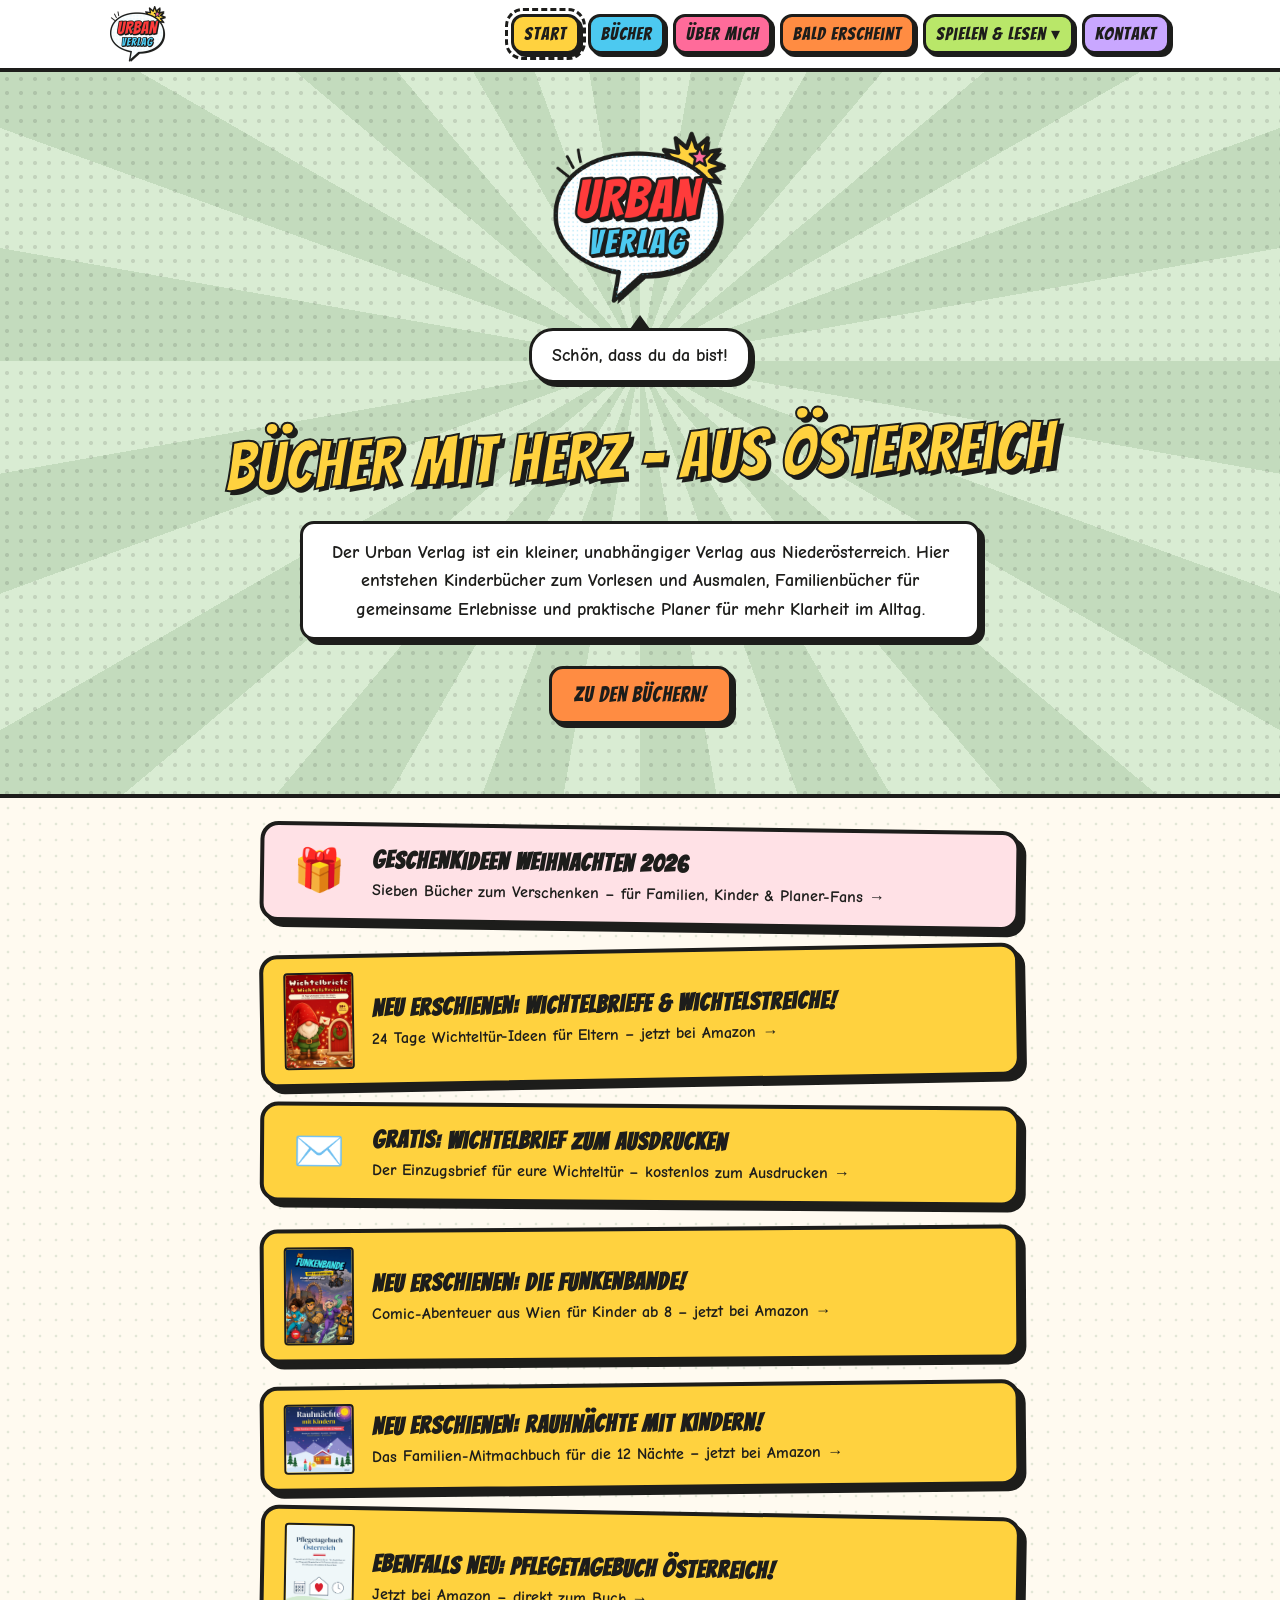
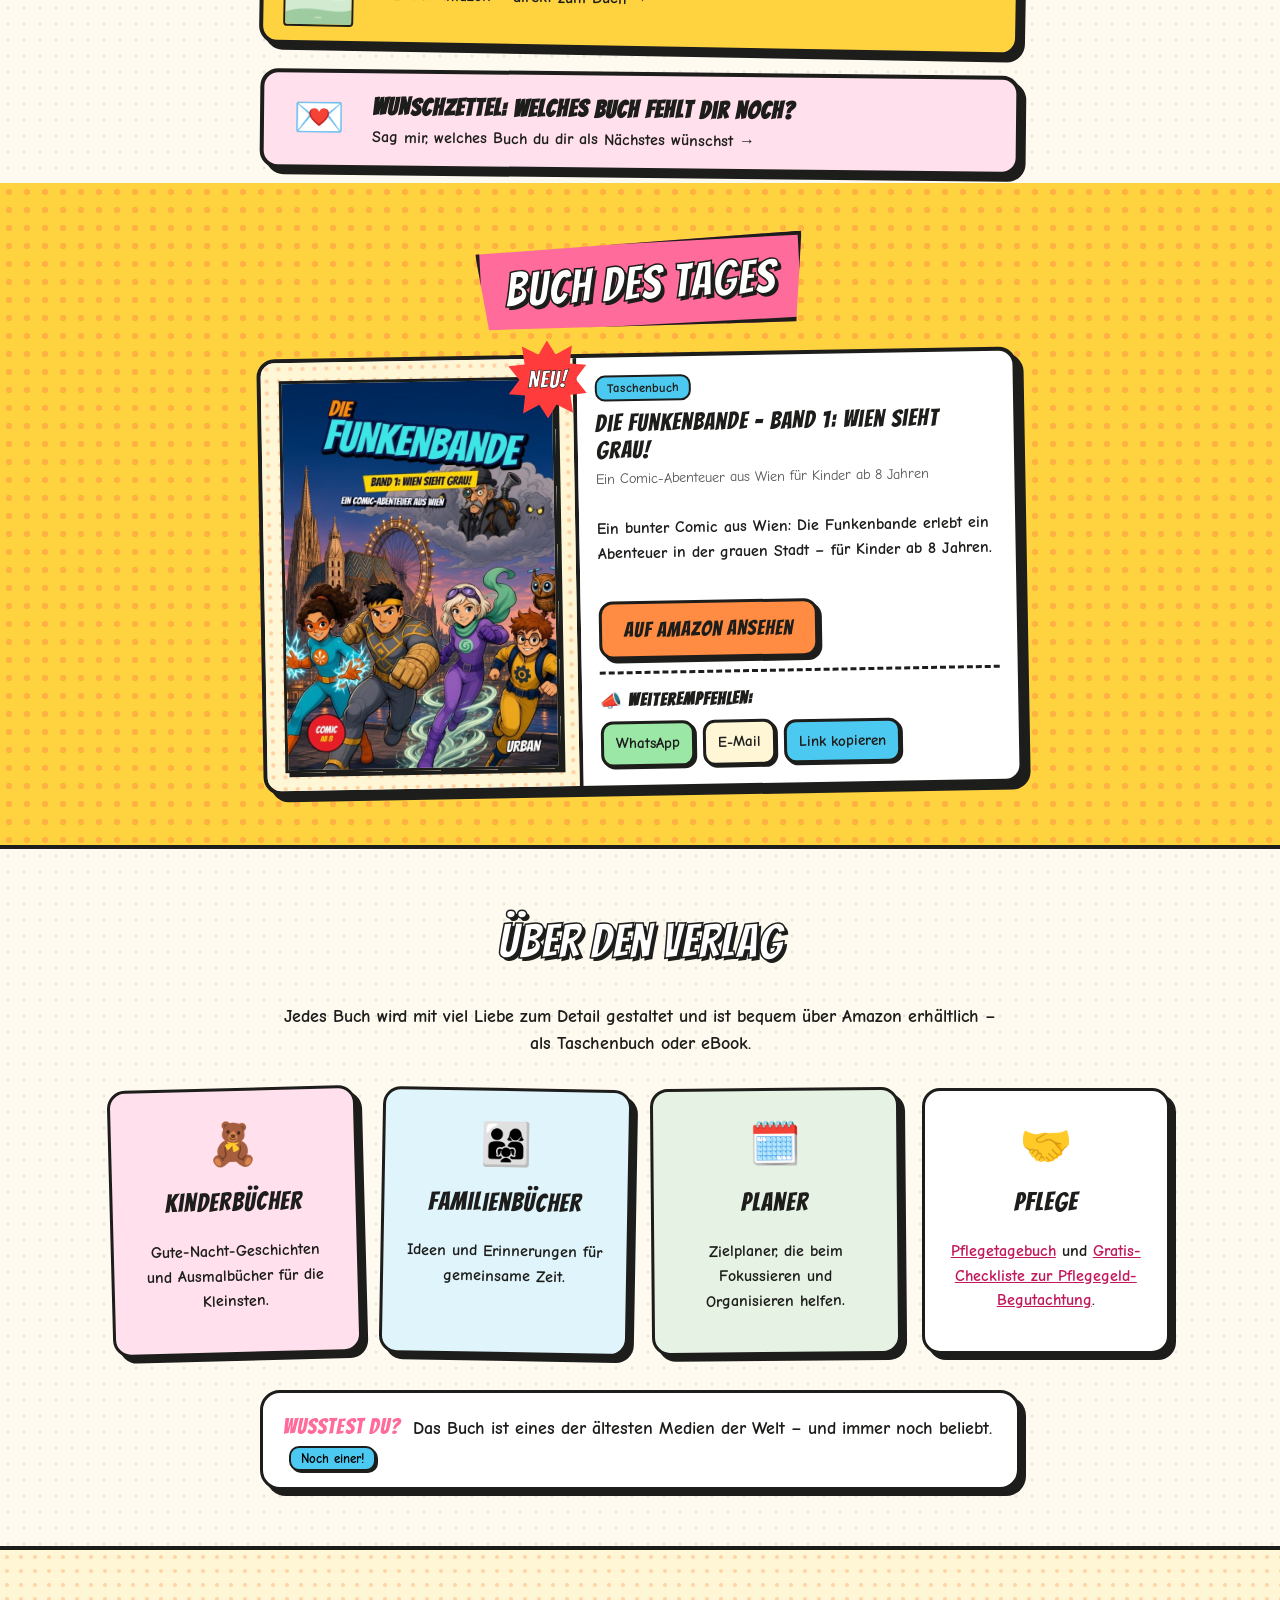
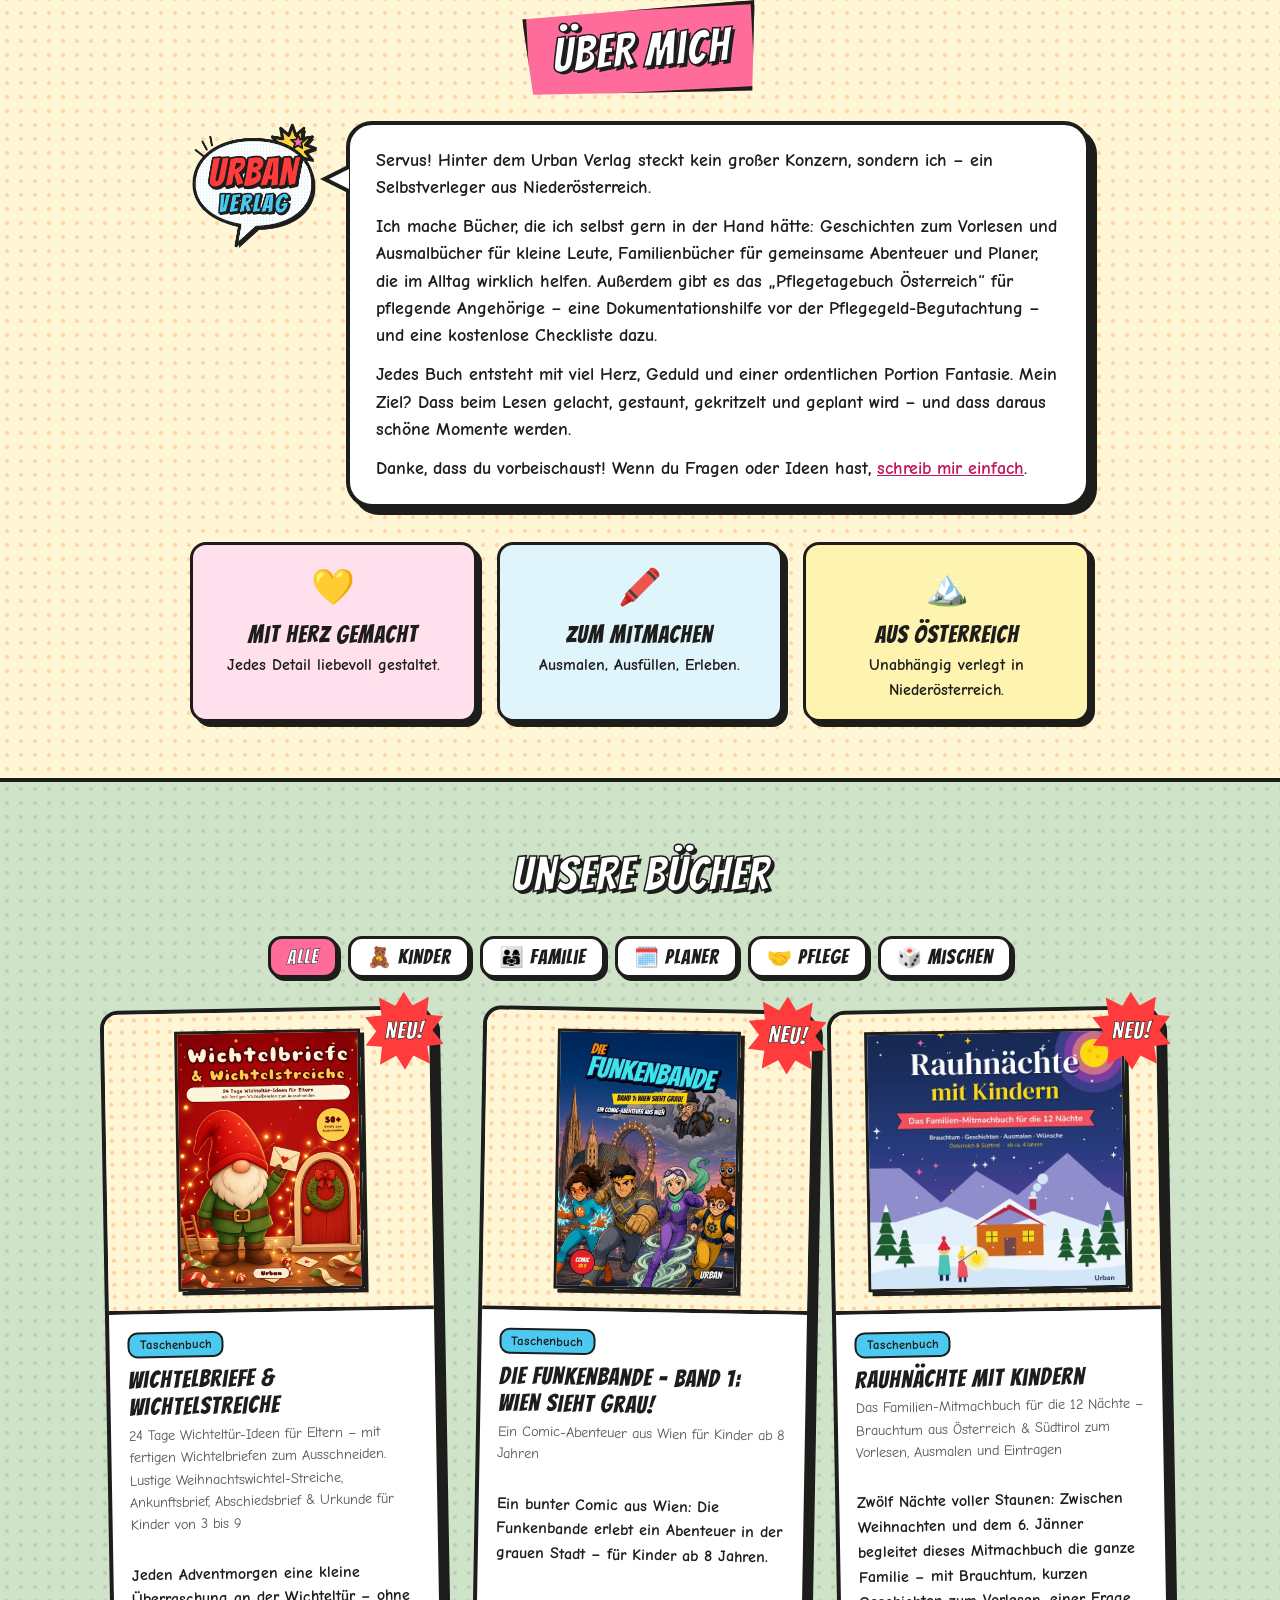
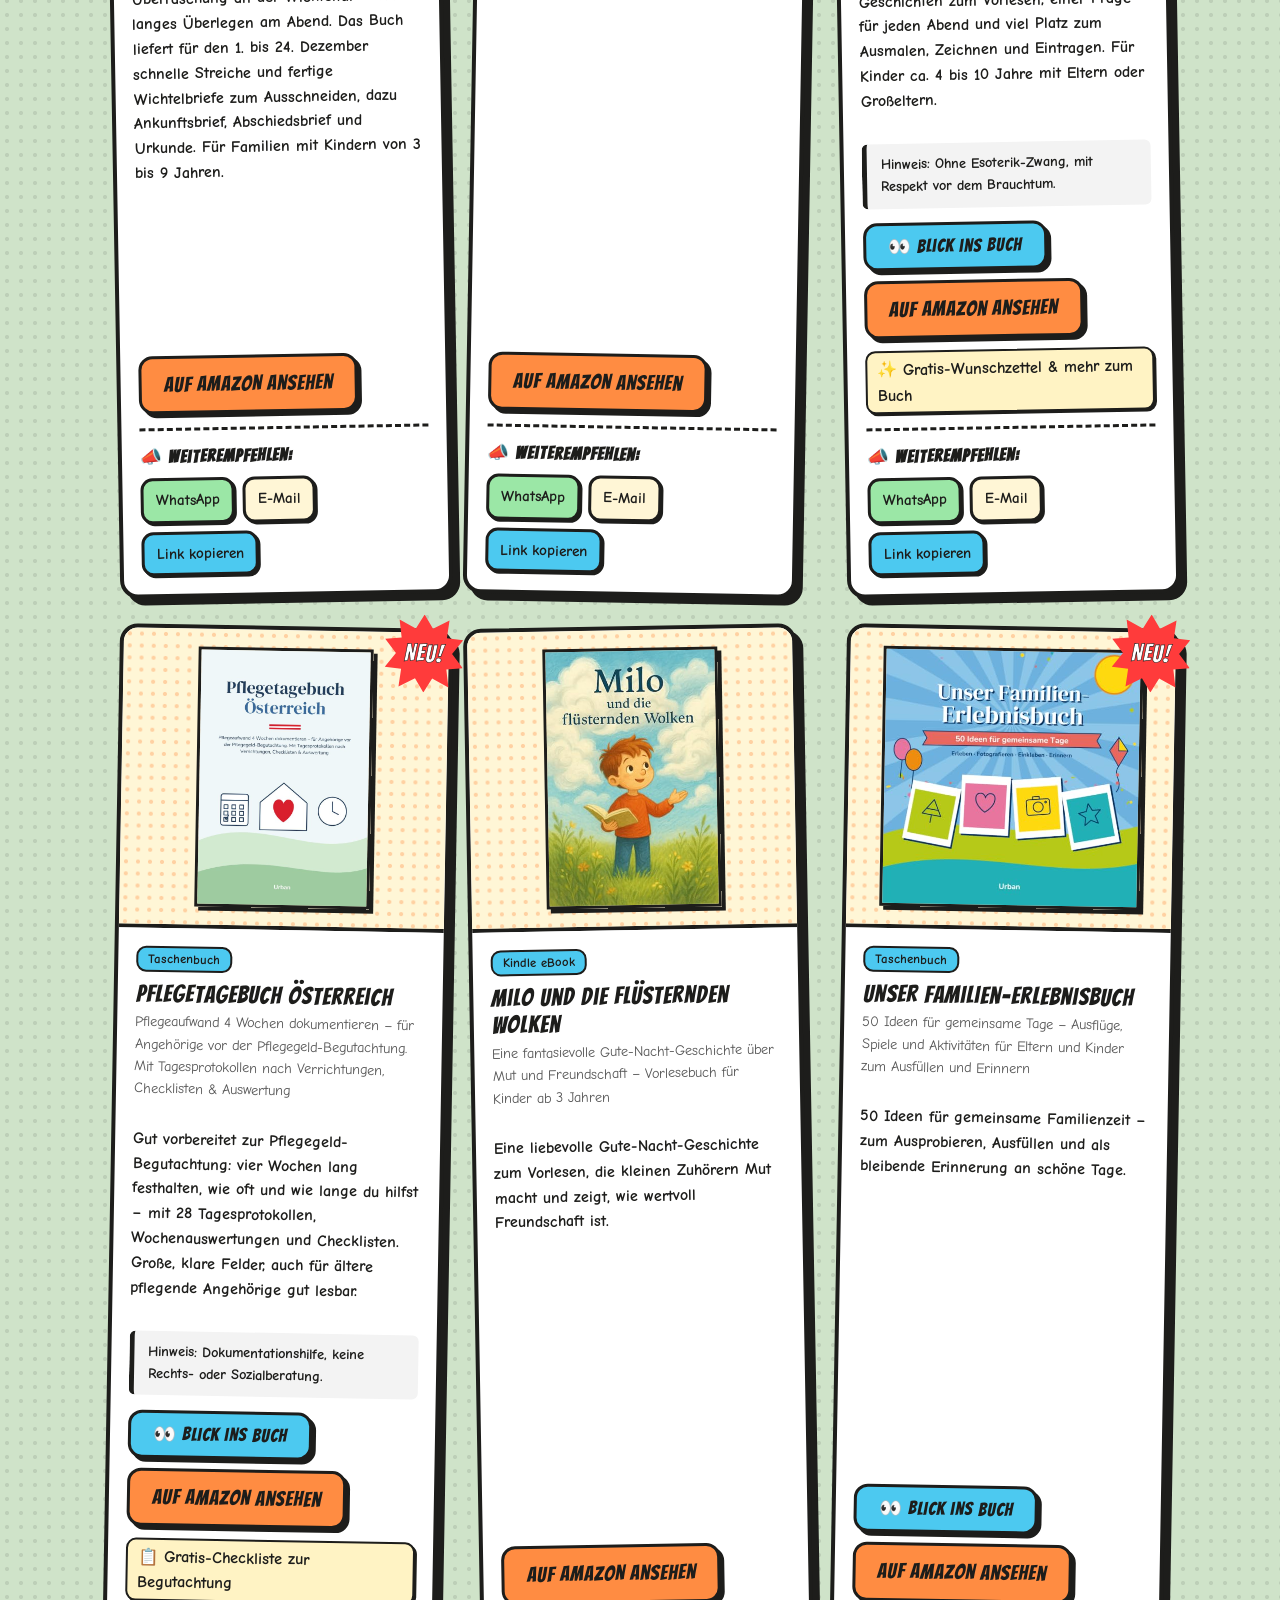
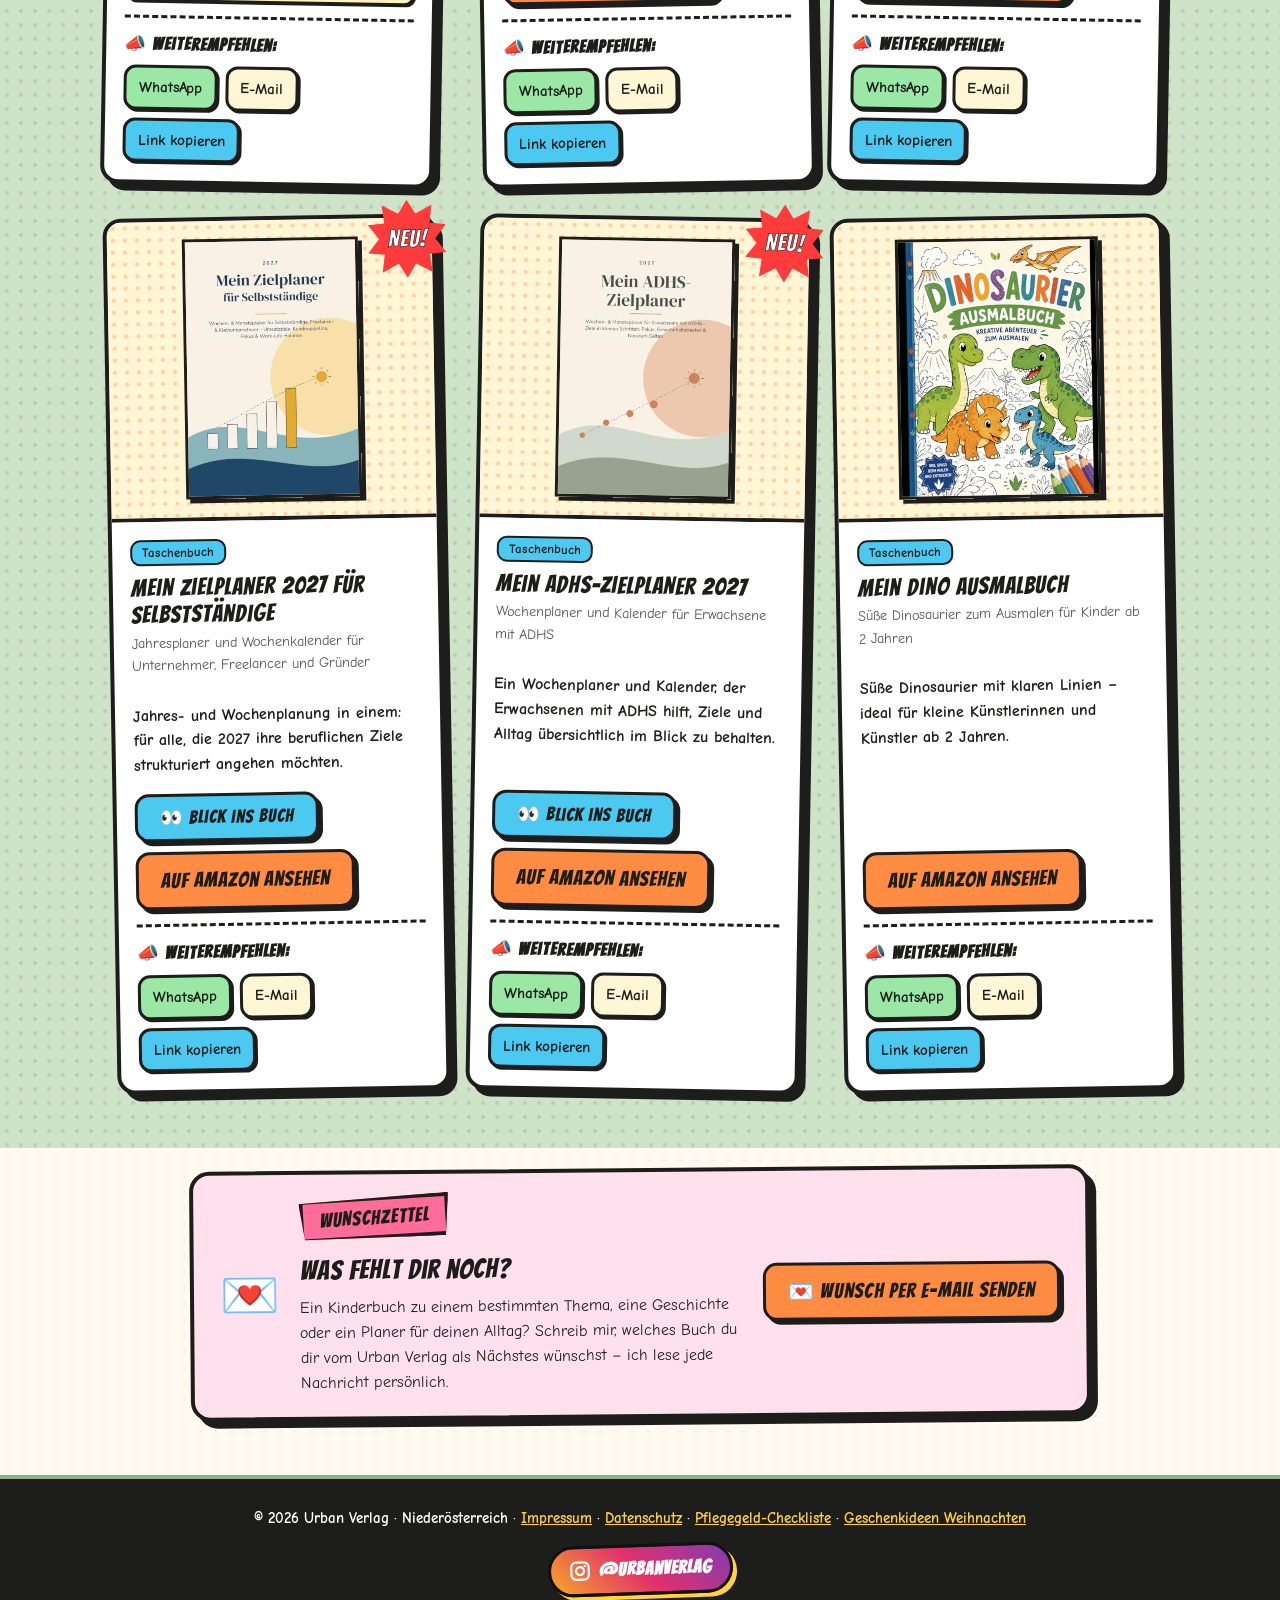
<file: index.html>
<!DOCTYPE html><html lang="de-AT"><head><meta charset="utf-8"><meta name="viewport" content="width=device-width,initial-scale=1"><title>Urban Verlag – Pflegetagebuch, Kinderbücher und Planer aus Österreich</title><meta name="description" content="Urban Verlag aus Niederösterreich: Die Funkenbande (Comic), Rauhnächte mit Kindern, Pflegetagebuch Österreich, Gute-Nacht-Geschichten und mehr – mit Links zu Amazon."><link rel="canonical" href="https://njrrrc6nn9-ux.github.io/urban-verlag/"><meta property="og:type" content="website"><meta property="og:site_name" content="Urban Verlag"><meta property="og:locale" content="de_AT"><meta property="og:title" content="Urban Verlag – Kinderbücher, Familienbücher & Zielplaner aus Österreich"><meta property="og:description" content="Urban Verlag aus Niederösterreich: Die Funkenbande (Comic), Rauhnächte mit Kindern, Pflegetagebuch Österreich, Gute-Nacht-Geschichten und mehr – mit Links zu Amazon."><meta property="og:url" content="https://njrrrc6nn9-ux.github.io/urban-verlag/"><meta property="og:image" content="https://njrrrc6nn9-ux.github.io/urban-verlag/logo-uv-512.png"><meta name="twitter:card" content="summary"><meta name="twitter:title" content="Urban Verlag – Kinderbücher, Familienbücher & Zielplaner aus Österreich"><meta name="twitter:description" content="Urban Verlag aus Niederösterreich: Die Funkenbande (Comic), Rauhnächte mit Kindern, Pflegetagebuch Österreich, Gute-Nacht-Geschichten und mehr – mit Links zu Amazon."><meta name="twitter:image" content="https://njrrrc6nn9-ux.github.io/urban-verlag/logo-uv-512.png"><script type="application/ld+json">{"@context": "https://schema.org", "@graph": [{"@type": "Organization", "@id": "https://njrrrc6nn9-ux.github.io/urban-verlag/#org", "name": "Urban Verlag", "url": "https://njrrrc6nn9-ux.github.io/urban-verlag/", "logo": "https://njrrrc6nn9-ux.github.io/urban-verlag/logo-uv-512.png", "sameAs": ["https://www.instagram.com/urbanverlag/"], "address": {"@type": "PostalAddress", "addressRegion": "Niederösterreich", "addressCountry": "AT"}}, {"@type": "Book", "name": "Wichtelbriefe & Wichtelstreiche", "url": "https://www.amazon.de/dp/B0HS65G9B3", "image": "https://njrrrc6nn9-ux.github.io/urban-verlag/B0HS65G9B3.jpg", "author": {"@type": "Organization", "name": "Urban Verlag"}, "publisher": {"@id": "https://njrrrc6nn9-ux.github.io/urban-verlag/#org"}, "inLanguage": "de", "isbn": "9798143905986", "numberOfPages": 102, "bookFormat": "https://schema.org/Paperback", "sameAs": "https://www.amazon.de/dp/B0HS65G9B3"}, {"@type": "Book", "name": "Die Funkenbande – Band 1: Wien sieht grau!", "url": "https://www.amazon.de/dp/B0HQGYQDVY", "image": "https://njrrrc6nn9-ux.github.io/urban-verlag/B0HQGYQDVY.jpg", "author": {"@type": "Organization", "name": "Urban Verlag"}, "publisher": {"@id": "https://njrrrc6nn9-ux.github.io/urban-verlag/#org"}, "inLanguage": "de", "isbn": "9798165441806", "numberOfPages": 36, "bookFormat": "https://schema.org/Paperback", "sameAs": "https://www.amazon.de/dp/B0HQGYQDVY"}, {"@type": "Book", "name": "Rauhnächte mit Kindern – Das Familien-Mitmachbuch für die 12 Nächte", "url": "https://www.amazon.de/dp/B0HNS5Y8FM", "image": "https://njrrrc6nn9-ux.github.io/urban-verlag/cover-rauhnaechte.jpg", "author": {"@type": "Organization", "name": "Urban Verlag"}, "publisher": {"@id": "https://njrrrc6nn9-ux.github.io/urban-verlag/#org"}, "inLanguage": "de", "isbn": "9798163365364", "numberOfPages": 110, "bookFormat": "https://schema.org/Paperback", "sameAs": "https://www.amazon.de/dp/B0HNS5Y8FM"}, {"@type": "Book", "name": "Pflegetagebuch Österreich", "url": "https://www.amazon.de/dp/B0HNFZFKXL", "image": "https://njrrrc6nn9-ux.github.io/urban-verlag/cover-pflegetagebuch.jpg", "author": {"@type": "Organization", "name": "Urban Verlag"}, "publisher": {"@id": "https://njrrrc6nn9-ux.github.io/urban-verlag/#org"}, "inLanguage": "de", "isbn": "9798163273829", "numberOfPages": 120, "bookFormat": "https://schema.org/Paperback", "sameAs": "https://www.amazon.de/dp/B0HNFZFKXL"}, {"@type": "Book", "name": "Milo und die flüsternden Wolken", "url": "https://www.amazon.de/dp/B0FQ48QYNH", "image": "https://njrrrc6nn9-ux.github.io/urban-verlag/B0FQ48QYNH.jpg", "author": {"@type": "Organization", "name": "Urban Verlag"}, "publisher": {"@id": "https://njrrrc6nn9-ux.github.io/urban-verlag/#org"}, "inLanguage": "de", "bookFormat": "https://schema.org/EBook", "sameAs": "https://www.amazon.de/dp/B0FQ48QYNH"}, {"@type": "Book", "name": "Unser Familien-Erlebnisbuch", "url": "https://www.amazon.de/dp/B0HMNW57FQ", "image": "https://njrrrc6nn9-ux.github.io/urban-verlag/B0HMNW57FQ.jpg", "author": {"@type": "Organization", "name": "Urban Verlag"}, "publisher": {"@id": "https://njrrrc6nn9-ux.github.io/urban-verlag/#org"}, "inLanguage": "de", "bookFormat": "https://schema.org/Paperback", "sameAs": "https://www.amazon.de/dp/B0HMNW57FQ"}, {"@type": "Book", "name": "Mein Zielplaner 2027 für Selbstständige", "url": "https://www.amazon.de/dp/B0HMNTGHZL", "image": "https://njrrrc6nn9-ux.github.io/urban-verlag/B0HMNTGHZL.jpg", "author": {"@type": "Organization", "name": "Urban Verlag"}, "publisher": {"@id": "https://njrrrc6nn9-ux.github.io/urban-verlag/#org"}, "inLanguage": "de", "bookFormat": "https://schema.org/Paperback", "sameAs": "https://www.amazon.de/dp/B0HMNTGHZL"}, {"@type": "Book", "name": "Mein ADHS-Zielplaner 2027", "url": "https://www.amazon.de/dp/B0HMM38P48", "image": "https://njrrrc6nn9-ux.github.io/urban-verlag/B0HMM38P48.jpg", "author": {"@type": "Organization", "name": "Urban Verlag"}, "publisher": {"@id": "https://njrrrc6nn9-ux.github.io/urban-verlag/#org"}, "inLanguage": "de", "bookFormat": "https://schema.org/Paperback", "sameAs": "https://www.amazon.de/dp/B0HMM38P48"}, {"@type": "Book", "name": "Mein Dino Ausmalbuch", "url": "https://www.amazon.de/dp/B0H2GQJDFB", "image": "https://njrrrc6nn9-ux.github.io/urban-verlag/B0H2GQJDFB.jpg", "author": {"@type": "Organization", "name": "Urban Verlag"}, "publisher": {"@id": "https://njrrrc6nn9-ux.github.io/urban-verlag/#org"}, "inLanguage": "de", "bookFormat": "https://schema.org/Paperback", "sameAs": "https://www.amazon.de/dp/B0H2GQJDFB"}]}</script><link rel="icon" type="image/png" sizes="64x64" href="favicon-uv.png"><link rel="icon" type="image/png" sizes="32x32" href="favicon-uv-32.png"><link rel="apple-touch-icon" href="logo-uv-512.png"><link rel="stylesheet" href="style.css?v=13"><style>.card-link{margin:12px 0 0;font-size:1.02rem}.card-link a{color:var(--ink);background:#fff3c4;border:2px solid var(--ink);border-radius:10px;padding:4px 10px;display:inline-block;text-decoration:none;box-shadow:2px 2px 0 var(--ink)}.card-link a:hover{background:var(--sun)}</style></head><body><header><div class="wrap"><nav><a class="logo" href="index.html"><img src="logo-uv.png" alt="Urban Verlag" width="56" height="56" style="height:56px;width:56px;display:block"></a><input type="checkbox" id="menu" class="menu-toggle" aria-label="Menü öffnen"><label for="menu" class="burger"><i></i> Menü</label><ul><li><a href="index.html" class="on" aria-current="page">Start</a></li><li><a href="index.html#buecher">Bücher</a></li><li><a href="index.html#ueber">Über mich</a></li><li><a href="bald.html">Bald erscheint</a></li><li class="dd"><details><summary>Spielen &amp; Lesen</summary><div class="dd-panel"><a href="spiele.html">🎮 Minispiele</a><a href="geschichte.html">🌙 Vorlesegeschichte</a><a href="ideen.html">💡 Ideen</a><a href="ausmalbilder.html">🖍️ Ausmalbilder</a><a href="planer-vorlage.html">🗓️ Gratis-Planerseite</a><a href="rauhnaechte.html">✨ Rauhnächte-Wunschzettel</a><a href="geschenkideen-weihnachten.html">🎁 Geschenkideen</a></div></details></li><li><a href="kontakt.html">Kontakt</a></li></ul></nav></div></header>
<section class="hero"><div class="wrap"><img class="hero-logo" src="logo-uv-512.png" alt="Urban Verlag" width="180" height="180" style="width:180px;height:180px;display:block;margin:0 auto 20px"><div class="bubble" id="greet">Servus und herzlich willkommen!</div><h1>Bücher mit Herz – aus Österreich</h1><p>Der Urban Verlag ist ein kleiner, unabhängiger Verlag aus Niederösterreich. Hier entstehen Kinderbücher zum Vorlesen und Ausmalen, Familienbücher für gemeinsame Erlebnisse und praktische Planer für mehr Klarheit im Alltag.</p><a class="btn" href="#buecher">Zu den Büchern!</a></div></section><section style="padding:28px 0 10px"><div class="wrap"><a class="soon-teaser gx-teaser" href="geschenkideen-weihnachten.html" style="margin-bottom:22px;transform:rotate(.8deg);background:#ffe1e6"><span class="tz-ico" aria-hidden="true">🎁</span><span><b>Geschenkideen Weihnachten 2026</b>Sieben Bücher zum Verschenken – für Familien, Kinder &amp; Planer-Fans →</span></a><a class="soon-teaser" href="#wichtelbriefe"><img src="B0HS65G9B3.jpg" alt="" width="70" height="70"><span><b>Neu erschienen: Wichtelbriefe &amp; Wichtelstreiche!</b>24 Tage Wichteltür-Ideen für Eltern – jetzt bei Amazon →</span></a><a class="soon-teaser" href="wichtelbrief.html" style="margin-top:22px;transform:rotate(.4deg)"><span class="tz-ico" aria-hidden="true">✉️</span><span><b>Gratis: Wichtelbrief zum Ausdrucken</b>Der Einzugsbrief für eure Wichteltür – kostenlos zum Ausdrucken →</span></a><a class="soon-teaser" href="#funkenbande" style="margin-top:22px;transform:rotate(-.4deg)"><img src="B0HQGYQDVY.jpg" alt="" width="70" height="70"><span><b>Neu erschienen: Die Funkenbande!</b>Comic-Abenteuer aus Wien für Kinder ab 8 – jetzt bei Amazon →</span></a><a class="soon-teaser" href="#rauhnaechte" style="margin-top:22px;transform:rotate(-.6deg)"><img src="cover-rauhnaechte.jpg" alt="" width="70" height="70"><span><b>Neu erschienen: Rauhnächte mit Kindern!</b>Das Familien-Mitmachbuch für die 12 Nächte – jetzt bei Amazon →</span></a><a class="soon-teaser" href="#buecher" style="margin-top:22px;transform:rotate(1deg)"><img src="cover-pflegetagebuch.jpg" alt="" width="70"><span><b>Ebenfalls neu: Pflegetagebuch Österreich!</b>Jetzt bei Amazon – direkt zum Buch →</span></a><a class="soon-teaser wish-teaser" href="#wunschzettel" style="margin-top:22px"><span class="tz-ico" aria-hidden="true">💌</span><span><b>Wunschzettel: Welches Buch fehlt dir noch?</b>Sag mir, welches Buch du dir als Nächstes wünschst →</span></a></div></section>
<section id="spotlight"><div class="wrap"><h2><span class="pow">Buch des Tages</span></h2><div class="spot" id="spot"></div></div></section>
<section id="verlag"><div class="wrap"><h2>Über den Verlag</h2><p class="lead">Jedes Buch wird mit viel Liebe zum Detail gestaltet und ist bequem über Amazon erhältlich – als Taschenbuch oder eBook.</p><div class="cats"><div class="cat c1"><span>🧸</span><h3>Kinderbücher</h3><p>Gute-Nacht-Geschichten und Ausmalbücher für die Kleinsten.</p></div><div class="cat c2"><span>👨‍👩‍👧</span><h3>Familienbücher</h3><p>Ideen und Erinnerungen für gemeinsame Zeit.</p></div><div class="cat c3"><span>🗓️</span><h3>Planer</h3><p>Zielplaner, die beim Fokussieren und Organisieren helfen.</p></div><div class="cat c4"><span>🤝</span><h3>Pflege</h3><p><a href="#pflegetagebuch">Pflegetagebuch</a> und <a href="pflegegeld-checkliste.html">Gratis-Checkliste zur Pflegegeld-Begutachtung</a>.</p></div></div>
<div class="fact"><b>Wusstest du?</b> <span id="fact"></span> <button id="nextfact" type="button">Noch einer!</button></div></div></section>
<section id="ueber"><div class="wrap"><h2><span class="pow">Über mich</span></h2><div class="about"><img class="mu" src="logo-uv-512.png" alt="Logo Urban Verlag" width="130" height="130"><div class="say"><p><b>Servus!</b> Hinter dem Urban Verlag steckt kein großer Konzern, sondern ich – ein Selbstverleger aus Niederösterreich.</p><p>Ich mache Bücher, die ich selbst gern in der Hand hätte: Geschichten zum Vorlesen und Ausmalbücher für kleine Leute, Familienbücher für gemeinsame Abenteuer und Planer, die im Alltag wirklich helfen. Außerdem gibt es das „Pflegetagebuch Österreich“ für pflegende Angehörige – eine Dokumentationshilfe vor der Pflegegeld-Begutachtung – und eine kostenlose Checkliste dazu.</p><p>Jedes Buch entsteht mit viel Herz, Geduld und einer ordentlichen Portion Fantasie. Mein Ziel? Dass beim Lesen gelacht, gestaunt, gekritzelt und geplant wird – und dass daraus schöne Momente werden.</p><p>Danke, dass du vorbeischaust! Wenn du Fragen oder Ideen hast, <a href="kontakt.html">schreib mir einfach</a>.</p></div></div><div class="values"><div><span>💛</span><b>Mit Herz gemacht</b>Jedes Detail liebevoll gestaltet.</div><div><span>🖍️</span><b>Zum Mitmachen</b>Ausmalen, Ausfüllen, Erleben.</div><div><span>🏔️</span><b>Aus Österreich</b>Unabhängig verlegt in Niederösterreich.</div></div></div></section><section id="buecher"><div class="wrap"><h2>Unsere Bücher</h2><div class="filters"><button class="on" data-f="all">Alle</button><button data-f="kinder">🧸 Kinder</button><button data-f="familie">👨‍👩‍👧 Familie</button><button data-f="planer">🗓️ Planer</button><button data-f="pflege">🤝 Pflege</button><button data-f="shuffle">🎲 Mischen</button></div><div class="grid" id="grid"><article class="book" id="wichtelbriefe" style="scroll-margin-top:90px" data-cat="familie" data-asin="B0HS65G9B3"><div class="cover"><span class="burst">NEU!</span><img src="B0HS65G9B3.jpg" alt="Cover: Wichtelbriefe &amp; Wichtelstreiche"></div><div class="info"><span class="tag">Taschenbuch</span><h3>Wichtelbriefe &amp; Wichtelstreiche</h3><p class="sub">24 Tage Wichteltür-Ideen für Eltern – mit fertigen Wichtelbriefen zum Ausschneiden. Lustige Weihnachtswichtel-Streiche, Ankunftsbrief, Abschiedsbrief &amp; Urkunde für Kinder von 3 bis 9</p><p class="desc">Jeden Adventmorgen eine kleine Überraschung an der Wichteltür – ohne langes Überlegen am Abend. Das Buch liefert für den 1. bis 24. Dezember schnelle Streiche und fertige Wichtelbriefe zum Ausschneiden, dazu Ankunftsbrief, Abschiedsbrief und Urkunde. Für Familien mit Kindern von 3 bis 9 Jahren.</p><a class="btn" href="https://www.amazon.de/dp/B0HS65G9B3" target="_blank" rel="noopener">Auf Amazon ansehen</a><div class="share"><span class="share-l">📣 Weiterempfehlen:</span><a class="sh sh-wa" href="https://wa.me/?text=Schau%20mal%2C%20das%20Buch%20%E2%80%9EWichtelbriefe%20%26%20Wichtelstreiche%E2%80%9C%20vom%20Urban%20Verlag%3A%20https%3A%2F%2Fwww.amazon.de%2Fdp%2FB0HS65G9B3" target="_blank" rel="noopener noreferrer" aria-label="„Wichtelbriefe &amp; Wichtelstreiche“ per WhatsApp teilen (öffnet in neuem Tab)">WhatsApp</a><a class="sh" href="mailto:?subject=Buchtipp%3A%20Wichtelbriefe%20%26%20Wichtelstreiche&amp;body=Schau%20mal%2C%20das%20Buch%20%E2%80%9EWichtelbriefe%20%26%20Wichtelstreiche%E2%80%9C%20vom%20Urban%20Verlag%3A%20https%3A%2F%2Fwww.amazon.de%2Fdp%2FB0HS65G9B3" aria-label="„Wichtelbriefe &amp; Wichtelstreiche“ per E-Mail teilen">E-Mail</a><button type="button" class="sh sh-copy" data-copy="Schau mal, das Buch „Wichtelbriefe &amp; Wichtelstreiche“ vom Urban Verlag: https://www.amazon.de/dp/B0HS65G9B3" aria-label="Empfehlung für „Wichtelbriefe &amp; Wichtelstreiche“ kopieren">Link kopieren</button></div></div></article><article class="book" id="funkenbande" style="scroll-margin-top:90px" data-cat="kinder" data-asin="B0HQGYQDVY"><div class="cover"><span class="burst">NEU!</span><img src="B0HQGYQDVY.jpg" alt="Cover: Die Funkenbande – Band 1: Wien sieht grau!"></div><div class="info"><span class="tag">Taschenbuch</span><h3>Die Funkenbande – Band 1: Wien sieht grau!</h3><p class="sub">Ein Comic-Abenteuer aus Wien für Kinder ab 8 Jahren</p><p class="desc">Ein bunter Comic aus Wien: Die Funkenbande erlebt ein Abenteuer in der grauen Stadt – für Kinder ab 8 Jahren.</p><a class="btn" href="https://www.amazon.de/dp/B0HQGYQDVY" target="_blank" rel="noopener">Auf Amazon ansehen</a><div class="share"><span class="share-l">📣 Weiterempfehlen:</span><a class="sh sh-wa" href="https://wa.me/?text=Schau%20mal%2C%20das%20Buch%20%E2%80%9EDie%20Funkenbande%20%E2%80%93%20Band%201%3A%20Wien%20sieht%20grau%21%E2%80%9C%20vom%20Urban%20Verlag%3A%20https%3A%2F%2Fwww.amazon.de%2Fdp%2FB0HQGYQDVY" target="_blank" rel="noopener noreferrer" aria-label="„Die Funkenbande – Band 1: Wien sieht grau!“ per WhatsApp teilen (öffnet in neuem Tab)">WhatsApp</a><a class="sh" href="mailto:?subject=Buchtipp%3A%20Die%20Funkenbande%20%E2%80%93%20Band%201%3A%20Wien%20sieht%20grau%21&amp;body=Schau%20mal%2C%20das%20Buch%20%E2%80%9EDie%20Funkenbande%20%E2%80%93%20Band%201%3A%20Wien%20sieht%20grau%21%E2%80%9C%20vom%20Urban%20Verlag%3A%20https%3A%2F%2Fwww.amazon.de%2Fdp%2FB0HQGYQDVY" aria-label="„Die Funkenbande – Band 1: Wien sieht grau!“ per E-Mail teilen">E-Mail</a><button type="button" class="sh sh-copy" data-copy="Schau mal, das Buch „Die Funkenbande – Band 1: Wien sieht grau!“ vom Urban Verlag: https://www.amazon.de/dp/B0HQGYQDVY" aria-label="Empfehlung für „Die Funkenbande – Band 1: Wien sieht grau!“ kopieren">Link kopieren</button></div></div></article><article class="book" id="rauhnaechte" style="scroll-margin-top:90px" data-cat="familie kinder" data-asin="B0HNS5Y8FM"><div class="cover"><span class="burst">NEU!</span><img src="cover-rauhnaechte.jpg" alt="Cover: Rauhnächte mit Kindern – Das Familien-Mitmachbuch für die 12 Nächte"></div><div class="info"><span class="tag">Taschenbuch</span><h3>Rauhnächte mit Kindern</h3><p class="sub">Das Familien-Mitmachbuch für die 12 Nächte – Brauchtum aus Österreich &amp; Südtirol zum Vorlesen, Ausmalen und Eintragen</p><p class="desc">Zwölf Nächte voller Staunen: Zwischen Weihnachten und dem 6. Jänner begleitet dieses Mitmachbuch die ganze Familie – mit Brauchtum, kurzen Geschichten zum Vorlesen, einer Frage für jeden Abend und viel Platz zum Ausmalen, Zeichnen und Eintragen. Für Kinder ca. 4 bis 10 Jahre mit Eltern oder Großeltern.</p><p class="hinweis"><b>Hinweis:</b> Ohne Esoterik-Zwang, mit Respekt vor dem Brauchtum.</p><div class="btns"><button type="button" class="btn btn-blick" data-blick="B0HNS5Y8FM" data-n="3">👀 Blick ins Buch</button><a class="btn" href="https://www.amazon.de/dp/B0HNS5Y8FM" target="_blank" rel="noopener">Auf Amazon ansehen</a></div><p class="card-link"><a href="rauhnaechte.html">✨ Gratis-Wunschzettel &amp; mehr zum Buch</a></p><div class="share"><span class="share-l">📣 Weiterempfehlen:</span><a class="sh sh-wa" href="https://wa.me/?text=Schau%20mal%2C%20das%20Buch%20%E2%80%9ERauhn%C3%A4chte%20mit%20Kindern%E2%80%9C%20vom%20Urban%20Verlag%3A%20https%3A%2F%2Fwww.amazon.de%2Fdp%2FB0HNS5Y8FM" target="_blank" rel="noopener noreferrer" aria-label="„Rauhnächte mit Kindern“ per WhatsApp teilen (öffnet in neuem Tab)">WhatsApp</a><a class="sh" href="mailto:?subject=Buchtipp%3A%20Rauhn%C3%A4chte%20mit%20Kindern&amp;body=Schau%20mal%2C%20das%20Buch%20%E2%80%9ERauhn%C3%A4chte%20mit%20Kindern%E2%80%9C%20vom%20Urban%20Verlag%3A%20https%3A%2F%2Fwww.amazon.de%2Fdp%2FB0HNS5Y8FM" aria-label="„Rauhnächte mit Kindern“ per E-Mail teilen">E-Mail</a><button type="button" class="sh sh-copy" data-copy="Schau mal, das Buch „Rauhnächte mit Kindern“ vom Urban Verlag: https://www.amazon.de/dp/B0HNS5Y8FM" aria-label="Empfehlung für „Rauhnächte mit Kindern“ kopieren">Link kopieren</button></div></div></article><article class="book" id="pflegetagebuch" style="scroll-margin-top:90px" data-cat="pflege" data-asin="B0HNFZFKXL"><div class="cover"><span class="burst">NEU!</span><img src="cover-pflegetagebuch.jpg" alt="Cover: Pflegetagebuch Österreich"></div><div class="info"><span class="tag">Taschenbuch</span><h3>Pflegetagebuch Österreich</h3><p class="sub">Pflegeaufwand 4 Wochen dokumentieren – für Angehörige vor der Pflegegeld-Begutachtung. Mit Tagesprotokollen nach Verrichtungen, Checklisten &amp; Auswertung</p><p class="desc">Gut vorbereitet zur Pflegegeld-Begutachtung: vier Wochen lang festhalten, wie oft und wie lange du hilfst – mit 28 Tagesprotokollen, Wochenauswertungen und Checklisten. Große, klare Felder, auch für ältere pflegende Angehörige gut lesbar.</p><p class="hinweis"><b>Hinweis:</b> Dokumentationshilfe, keine Rechts- oder Sozialberatung.</p><div class="btns"><button type="button" class="btn btn-blick" data-blick="B0HNFZFKXL" data-n="3">👀 Blick ins Buch</button><a class="btn" href="https://www.amazon.de/dp/B0HNFZFKXL" target="_blank" rel="noopener">Auf Amazon ansehen</a></div><p class="card-link"><a href="pflegegeld-checkliste.html">📋 Gratis-Checkliste zur Begutachtung</a></p><div class="share"><span class="share-l">📣 Weiterempfehlen:</span><a class="sh sh-wa" href="https://wa.me/?text=Schau%20mal%2C%20das%20Buch%20%E2%80%9EPflegetagebuch%20%C3%96sterreich%E2%80%9C%20vom%20Urban%20Verlag%3A%20https%3A%2F%2Fwww.amazon.de%2Fdp%2FB0HNFZFKXL" target="_blank" rel="noopener noreferrer" aria-label="„Pflegetagebuch Österreich“ per WhatsApp teilen (öffnet in neuem Tab)">WhatsApp</a><a class="sh" href="mailto:?subject=Buchtipp%3A%20Pflegetagebuch%20%C3%96sterreich&amp;body=Schau%20mal%2C%20das%20Buch%20%E2%80%9EPflegetagebuch%20%C3%96sterreich%E2%80%9C%20vom%20Urban%20Verlag%3A%20https%3A%2F%2Fwww.amazon.de%2Fdp%2FB0HNFZFKXL" aria-label="„Pflegetagebuch Österreich“ per E-Mail teilen">E-Mail</a><button type="button" class="sh sh-copy" data-copy="Schau mal, das Buch „Pflegetagebuch Österreich“ vom Urban Verlag: https://www.amazon.de/dp/B0HNFZFKXL" aria-label="Empfehlung für „Pflegetagebuch Österreich“ kopieren">Link kopieren</button></div></div></article><article class="book" data-cat="kinder" data-asin="B0FQ48QYNH"><div class="cover"><img src="B0FQ48QYNH.jpg" alt="Cover: Milo und die flüsternden Wolken"></div><div class="info"><span class="tag">Kindle eBook</span><h3>Milo und die flüsternden Wolken</h3><p class="sub">Eine fantasievolle Gute-Nacht-Geschichte über Mut und Freundschaft – Vorlesebuch für Kinder ab 3 Jahren</p><p class="desc">Eine liebevolle Gute-Nacht-Geschichte zum Vorlesen, die kleinen Zuhörern Mut macht und zeigt, wie wertvoll Freundschaft ist.</p><a class="btn" href="https://www.amazon.de/dp/B0FQ48QYNH" target="_blank" rel="noopener">Auf Amazon ansehen</a><div class="share"><span class="share-l">📣 Weiterempfehlen:</span><a class="sh sh-wa" href="https://wa.me/?text=Schau%20mal%2C%20das%20Buch%20%E2%80%9EMilo%20und%20die%20fl%C3%BCsternden%20Wolken%E2%80%9C%20vom%20Urban%20Verlag%3A%20https%3A%2F%2Fwww.amazon.de%2Fdp%2FB0FQ48QYNH" target="_blank" rel="noopener noreferrer" aria-label="„Milo und die flüsternden Wolken“ per WhatsApp teilen (öffnet in neuem Tab)">WhatsApp</a><a class="sh" href="mailto:?subject=Buchtipp%3A%20Milo%20und%20die%20fl%C3%BCsternden%20Wolken&amp;body=Schau%20mal%2C%20das%20Buch%20%E2%80%9EMilo%20und%20die%20fl%C3%BCsternden%20Wolken%E2%80%9C%20vom%20Urban%20Verlag%3A%20https%3A%2F%2Fwww.amazon.de%2Fdp%2FB0FQ48QYNH" aria-label="„Milo und die flüsternden Wolken“ per E-Mail teilen">E-Mail</a><button type="button" class="sh sh-copy" data-copy="Schau mal, das Buch „Milo und die flüsternden Wolken“ vom Urban Verlag: https://www.amazon.de/dp/B0FQ48QYNH" aria-label="Empfehlung für „Milo und die flüsternden Wolken“ kopieren">Link kopieren</button></div></div></article><article class="book" data-cat="familie" data-asin="B0HMNW57FQ"><div class="cover"><span class="burst">NEU!</span><img src="B0HMNW57FQ.jpg" alt="Cover: Unser Familien-Erlebnisbuch"></div><div class="info"><span class="tag">Taschenbuch</span><h3>Unser Familien-Erlebnisbuch</h3><p class="sub">50 Ideen für gemeinsame Tage – Ausflüge, Spiele und Aktivitäten für Eltern und Kinder zum Ausfüllen und Erinnern</p><p class="desc">50 Ideen für gemeinsame Familienzeit – zum Ausprobieren, Ausfüllen und als bleibende Erinnerung an schöne Tage.</p><div class="btns"><button type="button" class="btn btn-blick" data-blick="B0HMNW57FQ" data-n="3">👀 Blick ins Buch</button><a class="btn" href="https://www.amazon.de/dp/B0HMNW57FQ" target="_blank" rel="noopener">Auf Amazon ansehen</a></div><div class="share"><span class="share-l">📣 Weiterempfehlen:</span><a class="sh sh-wa" href="https://wa.me/?text=Schau%20mal%2C%20das%20Buch%20%E2%80%9EUnser%20Familien-Erlebnisbuch%E2%80%9C%20vom%20Urban%20Verlag%3A%20https%3A%2F%2Fwww.amazon.de%2Fdp%2FB0HMNW57FQ" target="_blank" rel="noopener noreferrer" aria-label="„Unser Familien-Erlebnisbuch“ per WhatsApp teilen (öffnet in neuem Tab)">WhatsApp</a><a class="sh" href="mailto:?subject=Buchtipp%3A%20Unser%20Familien-Erlebnisbuch&amp;body=Schau%20mal%2C%20das%20Buch%20%E2%80%9EUnser%20Familien-Erlebnisbuch%E2%80%9C%20vom%20Urban%20Verlag%3A%20https%3A%2F%2Fwww.amazon.de%2Fdp%2FB0HMNW57FQ" aria-label="„Unser Familien-Erlebnisbuch“ per E-Mail teilen">E-Mail</a><button type="button" class="sh sh-copy" data-copy="Schau mal, das Buch „Unser Familien-Erlebnisbuch“ vom Urban Verlag: https://www.amazon.de/dp/B0HMNW57FQ" aria-label="Empfehlung für „Unser Familien-Erlebnisbuch“ kopieren">Link kopieren</button></div></div></article><article class="book" data-cat="planer" data-asin="B0HMNTGHZL"><div class="cover"><span class="burst">NEU!</span><img src="B0HMNTGHZL.jpg" alt="Cover: Mein Zielplaner 2027 für Selbstständige"></div><div class="info"><span class="tag">Taschenbuch</span><h3>Mein Zielplaner 2027 für Selbstständige</h3><p class="sub">Jahresplaner und Wochenkalender für Unternehmer, Freelancer und Gründer</p><p class="desc">Jahres- und Wochenplanung in einem: für alle, die 2027 ihre beruflichen Ziele strukturiert angehen möchten.</p><div class="btns"><button type="button" class="btn btn-blick" data-blick="B0HMNTGHZL" data-n="3">👀 Blick ins Buch</button><a class="btn" href="https://www.amazon.de/dp/B0HMNTGHZL" target="_blank" rel="noopener">Auf Amazon ansehen</a></div><div class="share"><span class="share-l">📣 Weiterempfehlen:</span><a class="sh sh-wa" href="https://wa.me/?text=Schau%20mal%2C%20das%20Buch%20%E2%80%9EMein%20Zielplaner%202027%20f%C3%BCr%20Selbstst%C3%A4ndige%E2%80%9C%20vom%20Urban%20Verlag%3A%20https%3A%2F%2Fwww.amazon.de%2Fdp%2FB0HMNTGHZL" target="_blank" rel="noopener noreferrer" aria-label="„Mein Zielplaner 2027 für Selbstständige“ per WhatsApp teilen (öffnet in neuem Tab)">WhatsApp</a><a class="sh" href="mailto:?subject=Buchtipp%3A%20Mein%20Zielplaner%202027%20f%C3%BCr%20Selbstst%C3%A4ndige&amp;body=Schau%20mal%2C%20das%20Buch%20%E2%80%9EMein%20Zielplaner%202027%20f%C3%BCr%20Selbstst%C3%A4ndige%E2%80%9C%20vom%20Urban%20Verlag%3A%20https%3A%2F%2Fwww.amazon.de%2Fdp%2FB0HMNTGHZL" aria-label="„Mein Zielplaner 2027 für Selbstständige“ per E-Mail teilen">E-Mail</a><button type="button" class="sh sh-copy" data-copy="Schau mal, das Buch „Mein Zielplaner 2027 für Selbstständige“ vom Urban Verlag: https://www.amazon.de/dp/B0HMNTGHZL" aria-label="Empfehlung für „Mein Zielplaner 2027 für Selbstständige“ kopieren">Link kopieren</button></div></div></article><article class="book" data-cat="planer" data-asin="B0HMM38P48"><div class="cover"><span class="burst">NEU!</span><img src="B0HMM38P48.jpg" alt="Cover: Mein ADHS-Zielplaner 2027"></div><div class="info"><span class="tag">Taschenbuch</span><h3>Mein ADHS-Zielplaner 2027</h3><p class="sub">Wochenplaner und Kalender für Erwachsene mit ADHS</p><p class="desc">Ein Wochenplaner und Kalender, der Erwachsenen mit ADHS hilft, Ziele und Alltag übersichtlich im Blick zu behalten.</p><div class="btns"><button type="button" class="btn btn-blick" data-blick="B0HMM38P48" data-n="3">👀 Blick ins Buch</button><a class="btn" href="https://www.amazon.de/dp/B0HMM38P48" target="_blank" rel="noopener">Auf Amazon ansehen</a></div><div class="share"><span class="share-l">📣 Weiterempfehlen:</span><a class="sh sh-wa" href="https://wa.me/?text=Schau%20mal%2C%20das%20Buch%20%E2%80%9EMein%20ADHS-Zielplaner%202027%E2%80%9C%20vom%20Urban%20Verlag%3A%20https%3A%2F%2Fwww.amazon.de%2Fdp%2FB0HMM38P48" target="_blank" rel="noopener noreferrer" aria-label="„Mein ADHS-Zielplaner 2027“ per WhatsApp teilen (öffnet in neuem Tab)">WhatsApp</a><a class="sh" href="mailto:?subject=Buchtipp%3A%20Mein%20ADHS-Zielplaner%202027&amp;body=Schau%20mal%2C%20das%20Buch%20%E2%80%9EMein%20ADHS-Zielplaner%202027%E2%80%9C%20vom%20Urban%20Verlag%3A%20https%3A%2F%2Fwww.amazon.de%2Fdp%2FB0HMM38P48" aria-label="„Mein ADHS-Zielplaner 2027“ per E-Mail teilen">E-Mail</a><button type="button" class="sh sh-copy" data-copy="Schau mal, das Buch „Mein ADHS-Zielplaner 2027“ vom Urban Verlag: https://www.amazon.de/dp/B0HMM38P48" aria-label="Empfehlung für „Mein ADHS-Zielplaner 2027“ kopieren">Link kopieren</button></div></div></article><article class="book" data-cat="kinder" data-asin="B0H2GQJDFB"><div class="cover"><img src="B0H2GQJDFB.jpg" alt="Cover: Mein Dino Ausmalbuch"></div><div class="info"><span class="tag">Taschenbuch</span><h3>Mein Dino Ausmalbuch</h3><p class="sub">Süße Dinosaurier zum Ausmalen für Kinder ab 2 Jahren</p><p class="desc">Süße Dinosaurier mit klaren Linien – ideal für kleine Künstlerinnen und Künstler ab 2 Jahren.</p><a class="btn" href="https://www.amazon.de/dp/B0H2GQJDFB" target="_blank" rel="noopener">Auf Amazon ansehen</a><div class="share"><span class="share-l">📣 Weiterempfehlen:</span><a class="sh sh-wa" href="https://wa.me/?text=Schau%20mal%2C%20das%20Buch%20%E2%80%9EMein%20Dino%20Ausmalbuch%E2%80%9C%20vom%20Urban%20Verlag%3A%20https%3A%2F%2Fwww.amazon.de%2Fdp%2FB0H2GQJDFB" target="_blank" rel="noopener noreferrer" aria-label="„Mein Dino Ausmalbuch“ per WhatsApp teilen (öffnet in neuem Tab)">WhatsApp</a><a class="sh" href="mailto:?subject=Buchtipp%3A%20Mein%20Dino%20Ausmalbuch&amp;body=Schau%20mal%2C%20das%20Buch%20%E2%80%9EMein%20Dino%20Ausmalbuch%E2%80%9C%20vom%20Urban%20Verlag%3A%20https%3A%2F%2Fwww.amazon.de%2Fdp%2FB0H2GQJDFB" aria-label="„Mein Dino Ausmalbuch“ per E-Mail teilen">E-Mail</a><button type="button" class="sh sh-copy" data-copy="Schau mal, das Buch „Mein Dino Ausmalbuch“ vom Urban Verlag: https://www.amazon.de/dp/B0H2GQJDFB" aria-label="Empfehlung für „Mein Dino Ausmalbuch“ kopieren">Link kopieren</button></div></div></article></div></div></section><section class="wish-sec" id="wunschzettel"><div class="wrap"><div class="wish"><span class="wish-ico" aria-hidden="true">💌</span><div><span class="pow">Wunschzettel</span><h3>Was fehlt dir noch?</h3><p>Ein Kinderbuch zu einem bestimmten Thema, eine Geschichte oder ein Planer für deinen Alltag? Schreib mir, welches Buch du dir vom Urban Verlag als Nächstes wünschst – ich lese jede Nachricht persönlich.</p></div><a class="btn" href="mailto:urbanverlag@gmx.at?subject=Wunschzettel%20Urban%20Verlag&amp;body=Hallo%20Urban%20Verlag%2C%0A%0Aich%20w%C3%BCnsche%20mir%20als%20n%C3%A4chstes%20Buch%3A%0A%0AThema%20%2F%20Titel%3A%0A%0AF%C3%BCr%20wen%20%28z.%20B.%20Alter%2C%20Zielgruppe%29%3A%0A%0AWarum%20ich%20das%20gut%20f%C3%A4nde%3A%0A%0ALiebe%20Gr%C3%BC%C3%9Fe%0A">💌 Wunsch per E-Mail senden</a></div></div></section><footer><div class="wrap">© 2026 Urban Verlag · Niederösterreich · <a href="impressum.html">Impressum</a> · <a href="datenschutz.html">Datenschutz</a> · <a href="pflegegeld-checkliste.html">Pflegegeld-Checkliste</a> · <a href="geschenkideen-weihnachten.html">Geschenkideen Weihnachten</a><p class="ig-foot"><a class="btn-ig" href="https://www.instagram.com/urbanverlag/" target="_blank" rel="noopener noreferrer" aria-label="Urban Verlag auf Instagram (öffnet in neuem Tab)"><svg class="ig-ico" viewBox="0 0 24 24" width="22" height="22" aria-hidden="true" focusable="false"><rect x="2.5" y="2.5" width="19" height="19" rx="5.5" fill="none" stroke="currentColor" stroke-width="2.4"/><circle cx="12" cy="12" r="4.3" fill="none" stroke="currentColor" stroke-width="2.4"/><circle cx="17.4" cy="6.6" r="1.4" fill="currentColor"/></svg><span>@UrbanVerlag</span></a></p></div></footer>
<script>
(function(){
var g=["Servus und herzlich willkommen!","Schön, dass du da bist!","Hallo, Bücherfreund!","Grüß dich! Schau dich ruhig um.","Hereinspaziert – hier gibt's Bücher!","Na, was liest du als Nächstes?"];
var f=["Regelmäßiges Vorlesen fördert den Wortschatz von Kindern.","Ausmalen trainiert die Feinmotorik – und macht einfach Spaß.","Ziele, die man aufschreibt, behält man leichter im Blick.","Eine feste Vorlese-Routine kann Kindern beim Einschlafen helfen.","Gemeinsame Erlebnisse werden zu Familienerinnerungen – besonders, wenn man sie festhält.","Ein Wochenplan hilft, große Aufgaben in kleine Schritte zu teilen.","Dinosaurier lebten schon lange vor den Menschen auf der Erde.","Das Buch ist eines der ältesten Medien der Welt – und immer noch beliebt."];
document.getElementById('greet').textContent=g[Math.floor(Math.random()*g.length)];
var fi=Math.floor(Math.random()*f.length),fe=document.getElementById('fact');fe.textContent=f[fi];
document.getElementById('nextfact').onclick=function(){fi=(fi+1)%f.length;fe.textContent=f[fi];};
var grid=document.getElementById('grid'),books=[].slice.call(grid.children);
var d=new Date(),day=Math.floor(Date.UTC(d.getFullYear(),d.getMonth(),d.getDate())/864e5);
var b=books[day%books.length].cloneNode(true);b.className='book spotbook';document.getElementById('spot').appendChild(b);
var bs=document.querySelectorAll('.filters button');
bs.forEach(function(x){x.onclick=function(){var v=x.dataset.f;
if(v==='shuffle'){var k=[].slice.call(grid.children);for(var i=k.length-1;i>0;i--){var j=Math.floor(Math.random()*(i+1));grid.appendChild(k[j]);k.splice(j,1);}grid.classList.remove('pop');void grid.offsetWidth;grid.classList.add('pop');return;}
bs.forEach(function(y){y.classList.remove('on')});x.classList.add('on');
books.forEach(function(e){e.style.display=(v==='all'||(' '+e.dataset.cat+' ').indexOf(' '+v+' ')>-1)?'':'none'});}});
})();
</script><script>document.querySelectorAll("nav ul a").forEach(function(a){a.addEventListener("click",function(){var m=document.getElementById("menu");if(m)m.checked=false;});});document.addEventListener("click",function(e){document.querySelectorAll("nav details[open]").forEach(function(d){if(!d.contains(e.target))d.removeAttribute("open");});});document.addEventListener("keydown",function(e){if(e.key==="Escape")document.querySelectorAll("nav details[open]").forEach(function(d){d.removeAttribute("open");});});</script><div id="lb" class="lb" hidden role="dialog" aria-modal="true" aria-label="Blick ins Buch"><div class="lb-box"><button type="button" class="lb-x" aria-label="Schließen">✕</button><h3 id="lbt"></h3><div class="lb-stage"><button type="button" class="lb-nav lb-prev" aria-label="Vorherige Seite">‹</button><img id="lbi" alt=""><button type="button" class="lb-nav lb-next" aria-label="Nächste Seite">›</button></div><p class="lb-c" id="lbc"></p><p class="lb-hint">Originalseiten aus dem Buch (Innenteil, Auszug)</p></div></div>
<script>
(function(){
var lb=document.getElementById('lb'),im=document.getElementById('lbi'),t=document.getElementById('lbt'),c=document.getElementById('lbc'),a,n,i,last;
function show(){im.src='blick-'+a+'-'+(i+1)+'.jpg';im.alt=t.textContent+' – Beispielseite '+(i+1);c.textContent='Seite '+(i+1)+' von '+n;}
function go(d){i=(i+d+n)%n;show();}
function close(){lb.hidden=true;document.body.style.overflow='';if(last)last.focus();}
document.addEventListener('click',function(e){var b=e.target.closest('[data-blick]');if(!b)return;last=b;a=b.dataset.blick;n=+b.dataset.n;i=0;
t.textContent=b.closest('.book').querySelector('h3').textContent;show();lb.hidden=false;document.body.style.overflow='hidden';lb.querySelector('.lb-x').focus();});
lb.querySelector('.lb-prev').onclick=function(){go(-1)};lb.querySelector('.lb-next').onclick=function(){go(1)};lb.querySelector('.lb-x').onclick=close;
lb.addEventListener('click',function(e){if(e.target===lb)close();});
document.addEventListener('keydown',function(e){if(lb.hidden)return;if(e.key==='Escape')close();if(e.key==='ArrowLeft')go(-1);if(e.key==='ArrowRight')go(1);});
var h=location.hash.match(/^#blick-(\w+)$/);if(h){var hb=document.querySelector('#grid [data-blick="'+h[1]+'"]');if(hb)hb.click();}
var sx;im.addEventListener('touchstart',function(e){sx=e.touches[0].clientX},{passive:true});im.addEventListener('touchend',function(e){var d=e.changedTouches[0].clientX-sx;if(Math.abs(d)>40)go(d<0?1:-1);});
})();
</script><script>
(function(){function fb(t){var a=document.createElement('textarea');a.value=t;a.setAttribute('readonly','');a.style.cssText='position:fixed;top:0;left:0;opacity:0';document.body.appendChild(a);a.select();var ok=false;try{ok=document.execCommand('copy')}catch(e){}document.body.removeChild(a);if(!ok)window.prompt('Zum Kopieren markieren und kopieren:',t);return ok}
document.addEventListener('click',function(e){var b=e.target.closest('.sh-copy');if(!b)return;var t=b.dataset.copy,old=b.dataset.l||b.textContent;b.dataset.l=old;
function done(){b.textContent='Kopiert ✓';clearTimeout(b._t);b._t=setTimeout(function(){b.textContent=old},2000)}
if(navigator.clipboard&&navigator.clipboard.writeText){navigator.clipboard.writeText(t).then(done,function(){if(fb(t))done()})}else if(fb(t))done();});})();
</script></body></html>
</file>
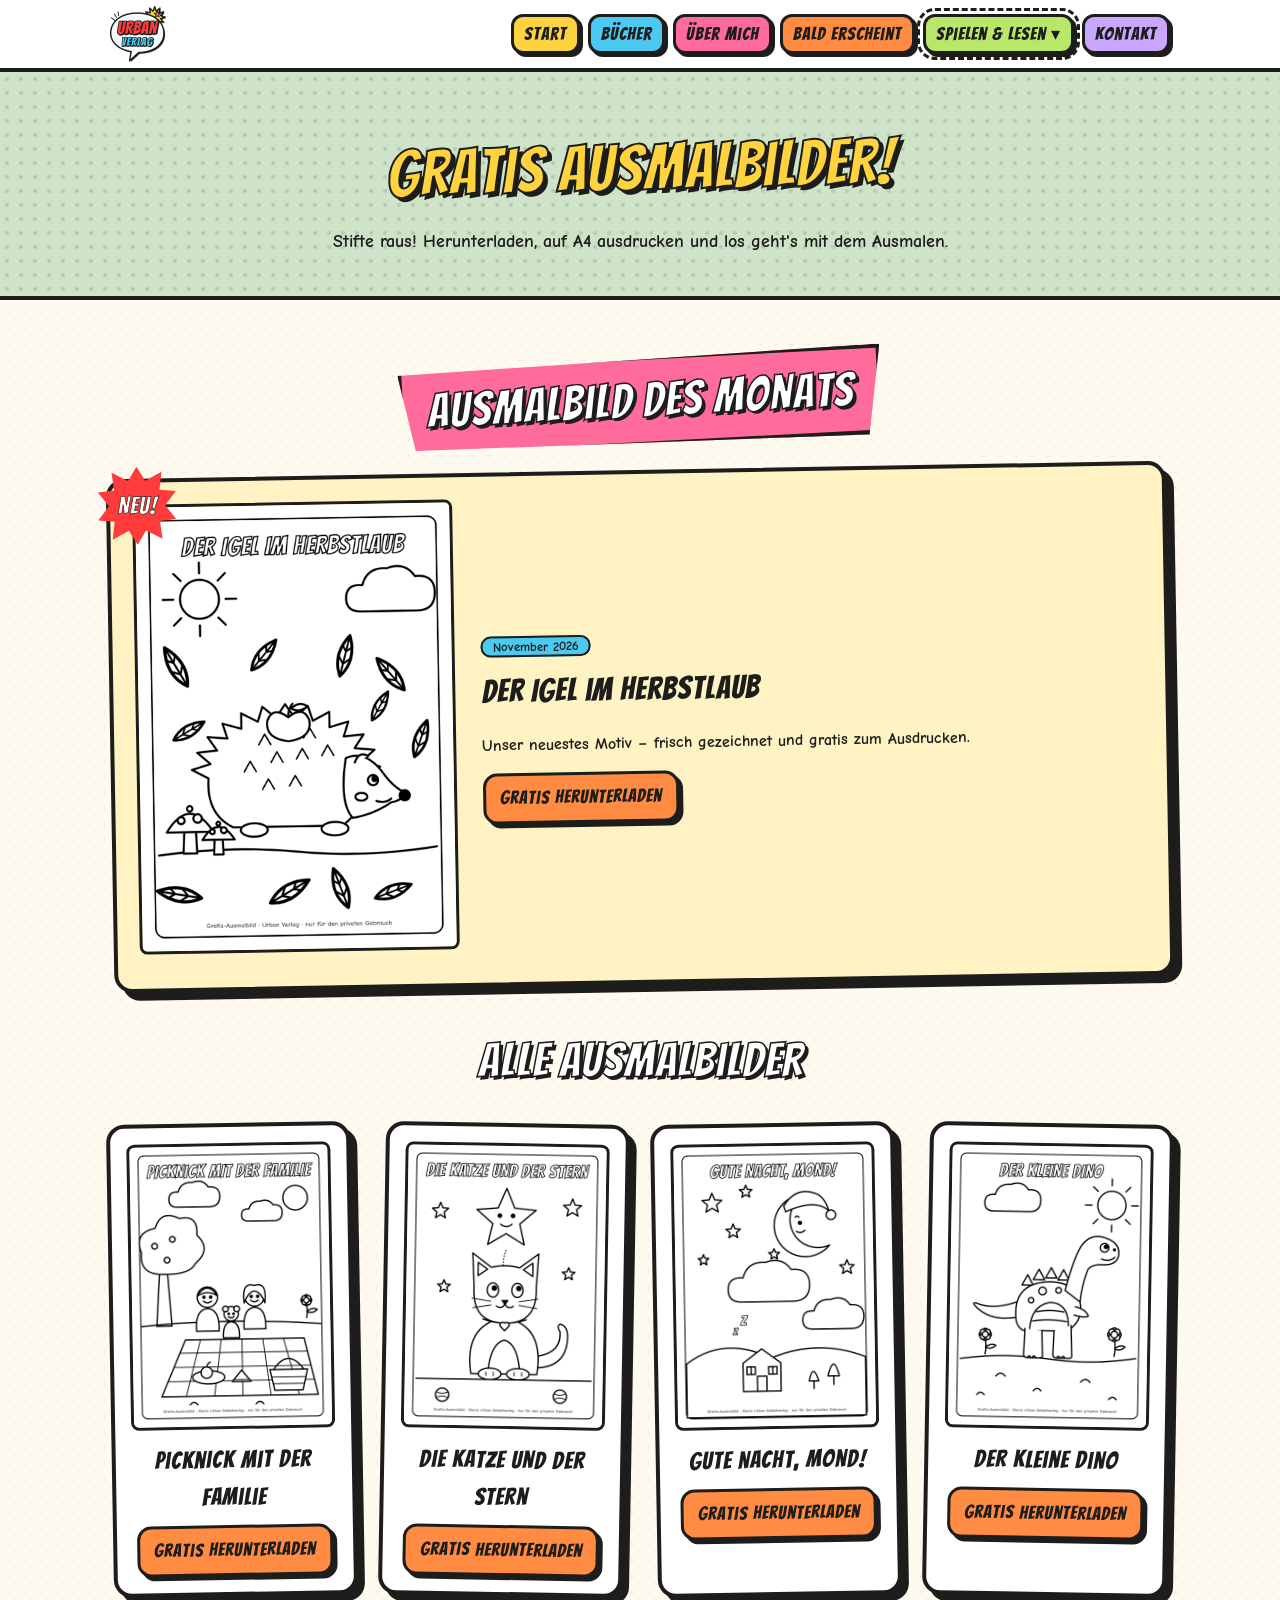
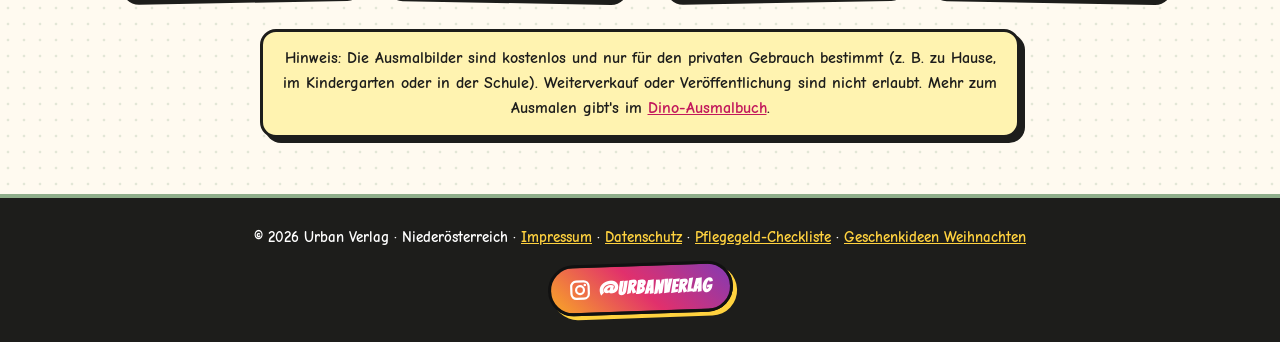
<file: ausmalbilder.html>
<!DOCTYPE html><html lang="de-AT"><head><meta charset="utf-8"><meta name="viewport" content="width=device-width,initial-scale=1"><title>Gratis Ausmalbilder zum Ausdrucken – Ausmalbild des Monats | Urban Verlag</title><meta name="description" content="Kostenlose Ausmalbilder für Kinder als PDF zum Ausdrucken: jeden Monat ein neues Motiv, dazu Dino, Mond, Katze und Familien-Picknick."><link rel="canonical" href="https://njrrrc6nn9-ux.github.io/urban-verlag/ausmalbilder.html"><meta property="og:type" content="website"><meta property="og:site_name" content="Urban Verlag"><meta property="og:locale" content="de_AT"><meta property="og:title" content="Gratis Ausmalbilder zum Ausdrucken – Ausmalbild des Monats | Urban Verlag"><meta property="og:description" content="Kostenlose Ausmalbilder für Kinder als PDF zum Ausdrucken: jeden Monat ein neues Motiv, dazu Dino, Mond, Katze und Familien-Picknick."><meta property="og:url" content="https://njrrrc6nn9-ux.github.io/urban-verlag/ausmalbilder.html"><meta property="og:image" content="https://njrrrc6nn9-ux.github.io/urban-verlag/logo-uv-512.png"><meta name="twitter:card" content="summary"><meta name="twitter:title" content="Gratis Ausmalbilder zum Ausdrucken – Ausmalbild des Monats | Urban Verlag"><meta name="twitter:description" content="Kostenlose Ausmalbilder für Kinder als PDF zum Ausdrucken: jeden Monat ein neues Motiv, dazu Dino, Mond, Katze und Familien-Picknick."><meta name="twitter:image" content="https://njrrrc6nn9-ux.github.io/urban-verlag/logo-uv-512.png"><script type="application/ld+json">{"@context": "https://schema.org", "@graph": [{"@type": "Organization", "@id": "https://njrrrc6nn9-ux.github.io/urban-verlag/#org", "name": "Urban Verlag", "url": "https://njrrrc6nn9-ux.github.io/urban-verlag/", "logo": "https://njrrrc6nn9-ux.github.io/urban-verlag/logo-uv-512.png", "sameAs": ["https://www.instagram.com/urbanverlag/"], "address": {"@type": "PostalAddress", "addressRegion": "Niederösterreich", "addressCountry": "AT"}}]}</script><link rel="icon" type="image/png" sizes="64x64" href="favicon-uv.png"><link rel="icon" type="image/png" sizes="32x32" href="favicon-uv-32.png"><link rel="apple-touch-icon" href="logo-uv-512.png"><link rel="stylesheet" href="style.css?v=13"></head><body><header><div class="wrap"><nav><a class="logo" href="index.html"><img src="logo-uv.png" alt="Urban Verlag" width="56" height="56" style="height:56px;width:56px;display:block"></a><input type="checkbox" id="menu" class="menu-toggle" aria-label="Menü öffnen"><label for="menu" class="burger"><i></i> Menü</label><ul><li><a href="index.html">Start</a></li><li><a href="index.html#buecher">Bücher</a></li><li><a href="index.html#ueber">Über mich</a></li><li><a href="bald.html">Bald erscheint</a></li><li class="dd"><details><summary class="on">Spielen &amp; Lesen</summary><div class="dd-panel"><a href="spiele.html">🎮 Minispiele</a><a href="geschichte.html">🌙 Vorlesegeschichte</a><a href="ideen.html">💡 Ideen</a><a href="ausmalbilder.html" aria-current="page">🖍️ Ausmalbilder</a><a href="planer-vorlage.html">🗓️ Gratis-Planerseite</a><a href="rauhnaechte.html">✨ Rauhnächte-Wunschzettel</a><a href="geschenkideen-weihnachten.html">🎁 Geschenkideen</a></div></details></li><li><a href="kontakt.html">Kontakt</a></li></ul></nav></div></header><section class="page-hero"><div class="wrap"><h1>Gratis Ausmalbilder!</h1><p>Stifte raus! Herunterladen, auf A4 ausdrucken und los geht's mit dem Ausmalen.</p></div></section>
<section><div class="wrap"><h2><span class="pow">Ausmalbild des Monats</span></h2><div id="monat" class="monat"><noscript>Bitte JavaScript aktivieren, um die Ausmalbilder zu sehen.</noscript></div>
<h2>Alle Ausmalbilder</h2><div class="cp-grid" id="cpgrid"></div><div class="note"><b>Hinweis:</b> Die Ausmalbilder sind kostenlos und <b>nur für den privaten Gebrauch</b> bestimmt (z.&nbsp;B. zu Hause, im Kindergarten oder in der Schule). Weiterverkauf oder Veröffentlichung sind nicht erlaubt. Mehr zum Ausmalen gibt's im <a href="https://www.amazon.de/dp/B0H2GQJDFB" target="_blank" rel="noopener">Dino-Ausmalbuch</a>.</div></div></section>
<script>
(function(){
var MN=["Jänner","Februar","März","April","Mai","Juni","Juli","August","September","Oktober","November","Dezember"];
function esc(s){return String(s).replace(/[&<>"]/g,function(c){return{"&":"&amp;","<":"&lt;",">":"&gt;",'"':"&quot;"}[c]})}
function mon(m){var p=m.split("-");return MN[+p[1]-1]+" "+p[0]}
function card(e,big){return '<div class="cp'+(big?' cp-big':'')+'">'+(big?'<span class="burst">NEU!</span>':'')+'<img src="'+esc(e.png)+'" alt="Ausmalbild: '+esc(e.title)+'" width="420" height="594"'+(big?'':' loading="lazy"')+'><div>'+(big?'<span class="tag">'+mon(e.month)+'</span>':'')+'<h3>'+esc(e.title)+'</h3>'+(big?'<p>Unser neuestes Motiv – frisch gezeichnet und gratis zum Ausdrucken.</p>':'')+'<a class="btn" href="'+esc(e.pdf)+'" download>Gratis herunterladen</a></div></div>'}
fetch("ausmalbilder.json",{cache:"no-cache"}).then(function(r){return r.json()}).then(function(list){
list.forEach(function(e,i){e._i=i});
list.sort(function(x,y){return x.month<y.month?1:x.month>y.month?-1:y._i-x._i});
document.getElementById("monat").innerHTML=card(list[0],true);
document.getElementById("cpgrid").innerHTML=list.slice(1).map(function(e){return card(e,false)}).join("");
}).catch(function(){document.getElementById("monat").textContent="Die Ausmalbilder konnten gerade nicht geladen werden. Bitte lade die Seite neu."});
})();
</script><footer><div class="wrap">© 2026 Urban Verlag · Niederösterreich · <a href="impressum.html">Impressum</a> · <a href="datenschutz.html">Datenschutz</a> · <a href="pflegegeld-checkliste.html">Pflegegeld-Checkliste</a> · <a href="geschenkideen-weihnachten.html">Geschenkideen Weihnachten</a><p class="ig-foot"><a class="btn-ig" href="https://www.instagram.com/urbanverlag/" target="_blank" rel="noopener noreferrer" aria-label="Urban Verlag auf Instagram (öffnet in neuem Tab)"><svg class="ig-ico" viewBox="0 0 24 24" width="22" height="22" aria-hidden="true" focusable="false"><rect x="2.5" y="2.5" width="19" height="19" rx="5.5" fill="none" stroke="currentColor" stroke-width="2.4"/><circle cx="12" cy="12" r="4.3" fill="none" stroke="currentColor" stroke-width="2.4"/><circle cx="17.4" cy="6.6" r="1.4" fill="currentColor"/></svg><span>@UrbanVerlag</span></a></p></div></footer><script>document.querySelectorAll("nav ul a").forEach(function(a){a.addEventListener("click",function(){var m=document.getElementById("menu");if(m)m.checked=false;});});document.addEventListener("click",function(e){document.querySelectorAll("nav details[open]").forEach(function(d){if(!d.contains(e.target))d.removeAttribute("open");});});document.addEventListener("keydown",function(e){if(e.key==="Escape")document.querySelectorAll("nav details[open]").forEach(function(d){d.removeAttribute("open");});});</script></body></html>
</file>
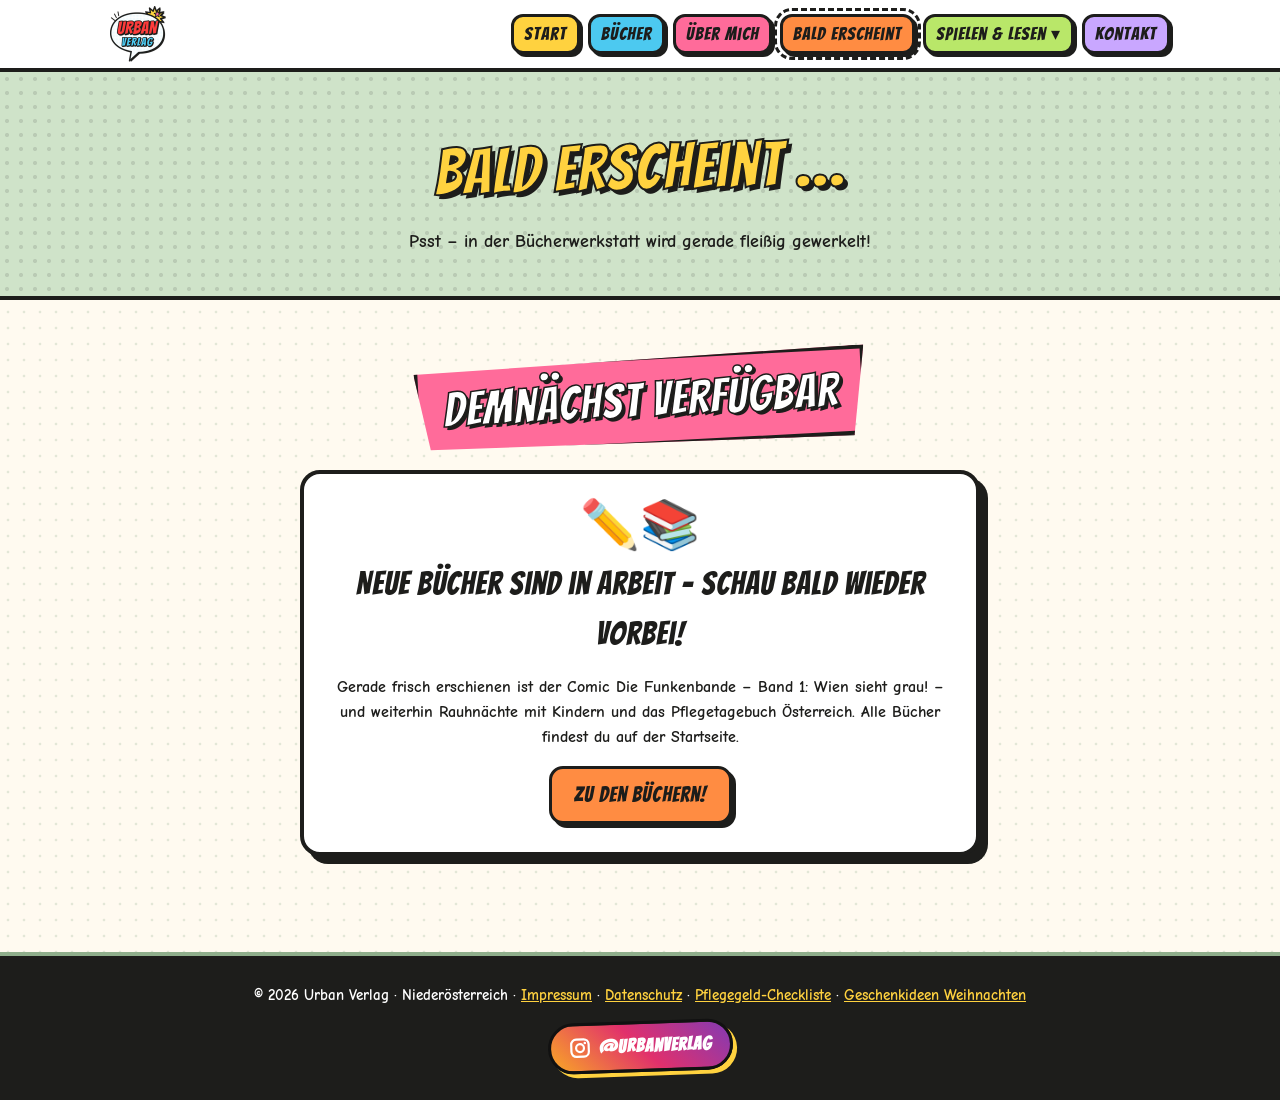
<file: bald.html>
<!DOCTYPE html><html lang="de-AT"><head><meta charset="utf-8"><meta name="viewport" content="width=device-width,initial-scale=1"><title>Bald erscheint – neue Bücher vom Urban Verlag</title><meta name="description" content="Neue Bücher vom Urban Verlag sind in Arbeit – schau bald wieder vorbei! Bereits erschienen: Rauhnächte mit Kindern und das Pflegetagebuch Österreich."><link rel="canonical" href="https://njrrrc6nn9-ux.github.io/urban-verlag/bald.html"><meta property="og:type" content="website"><meta property="og:site_name" content="Urban Verlag"><meta property="og:locale" content="de_AT"><meta property="og:title" content="Bald erscheint – neue Bücher vom Urban Verlag"><meta property="og:description" content="Neue Bücher vom Urban Verlag sind in Arbeit – schau bald wieder vorbei! Bereits erschienen: Rauhnächte mit Kindern und das Pflegetagebuch Österreich."><meta property="og:url" content="https://njrrrc6nn9-ux.github.io/urban-verlag/bald.html"><meta property="og:image" content="https://njrrrc6nn9-ux.github.io/urban-verlag/logo-uv-512.png"><meta name="twitter:card" content="summary"><meta name="twitter:title" content="Bald erscheint – neue Bücher vom Urban Verlag"><meta name="twitter:description" content="Neue Bücher vom Urban Verlag sind in Arbeit – schau bald wieder vorbei! Bereits erschienen: Rauhnächte mit Kindern und das Pflegetagebuch Österreich."><meta name="twitter:image" content="https://njrrrc6nn9-ux.github.io/urban-verlag/logo-uv-512.png"><script type="application/ld+json">{"@context": "https://schema.org", "@graph": [{"@type": "Organization", "@id": "https://njrrrc6nn9-ux.github.io/urban-verlag/#org", "name": "Urban Verlag", "url": "https://njrrrc6nn9-ux.github.io/urban-verlag/", "logo": "https://njrrrc6nn9-ux.github.io/urban-verlag/logo-uv-512.png", "sameAs": ["https://www.instagram.com/urbanverlag/"], "address": {"@type": "PostalAddress", "addressRegion": "Niederösterreich", "addressCountry": "AT"}}]}</script><link rel="icon" type="image/png" sizes="64x64" href="favicon-uv.png"><link rel="icon" type="image/png" sizes="32x32" href="favicon-uv-32.png"><link rel="apple-touch-icon" href="logo-uv-512.png"><link rel="stylesheet" href="style.css?v=13"></head><body><header><div class="wrap"><nav><a class="logo" href="index.html"><img src="logo-uv.png" alt="Urban Verlag" width="56" height="56" style="height:56px;width:56px;display:block"></a><input type="checkbox" id="menu" class="menu-toggle" aria-label="Menü öffnen"><label for="menu" class="burger"><i></i> Menü</label><ul><li><a href="index.html">Start</a></li><li><a href="index.html#buecher">Bücher</a></li><li><a href="index.html#ueber">Über mich</a></li><li><a href="bald.html" class="on" aria-current="page">Bald erscheint</a></li><li class="dd"><details><summary>Spielen &amp; Lesen</summary><div class="dd-panel"><a href="spiele.html">🎮 Minispiele</a><a href="geschichte.html">🌙 Vorlesegeschichte</a><a href="ideen.html">💡 Ideen</a><a href="ausmalbilder.html">🖍️ Ausmalbilder</a><a href="planer-vorlage.html">🗓️ Gratis-Planerseite</a><a href="rauhnaechte.html">✨ Rauhnächte-Wunschzettel</a><a href="geschenkideen-weihnachten.html">🎁 Geschenkideen</a></div></details></li><li><a href="kontakt.html">Kontakt</a></li></ul></nav></div></header><section class="page-hero"><div class="wrap"><h1>Bald erscheint …</h1><p>Psst – in der Bücherwerkstatt wird gerade fleißig gewerkelt!</p></div></section>
<section><div class="wrap soon"><h2><span class="pow">Demnächst verfügbar</span></h2><div class="soon-empty" style="max-width:680px;margin:10px auto 40px;background:#fff;border:4px solid var(--ink);border-radius:20px;box-shadow:8px 8px 0 var(--ink);padding:28px 22px;text-align:center"><div style="font-size:3rem;line-height:1" aria-hidden="true">✏️📚</div><h3 style="font-size:2rem;margin:10px 0">Neue Bücher sind in Arbeit – schau bald wieder vorbei!</h3><p>Gerade frisch erschienen ist der Comic <b>Die Funkenbande – Band 1: Wien sieht grau!</b> – und weiterhin <b>Rauhnächte mit Kindern</b> und das <b>Pflegetagebuch Österreich</b>. Alle Bücher findest du auf der Startseite.</p><a class="btn" href="index.html#buecher">Zu den Büchern!</a></div></div></section>
<footer><div class="wrap">© 2026 Urban Verlag · Niederösterreich · <a href="impressum.html">Impressum</a> · <a href="datenschutz.html">Datenschutz</a> · <a href="pflegegeld-checkliste.html">Pflegegeld-Checkliste</a> · <a href="geschenkideen-weihnachten.html">Geschenkideen Weihnachten</a><p class="ig-foot"><a class="btn-ig" href="https://www.instagram.com/urbanverlag/" target="_blank" rel="noopener noreferrer" aria-label="Urban Verlag auf Instagram (öffnet in neuem Tab)"><svg class="ig-ico" viewBox="0 0 24 24" width="22" height="22" aria-hidden="true" focusable="false"><rect x="2.5" y="2.5" width="19" height="19" rx="5.5" fill="none" stroke="currentColor" stroke-width="2.4"/><circle cx="12" cy="12" r="4.3" fill="none" stroke="currentColor" stroke-width="2.4"/><circle cx="17.4" cy="6.6" r="1.4" fill="currentColor"/></svg><span>@UrbanVerlag</span></a></p></div></footer><script>document.querySelectorAll("nav ul a").forEach(function(a){a.addEventListener("click",function(){var m=document.getElementById("menu");if(m)m.checked=false;});});document.addEventListener("click",function(e){document.querySelectorAll("nav details[open]").forEach(function(d){if(!d.contains(e.target))d.removeAttribute("open");});});document.addEventListener("keydown",function(e){if(e.key==="Escape")document.querySelectorAll("nav details[open]").forEach(function(d){d.removeAttribute("open");});});</script></body></html>
</file>
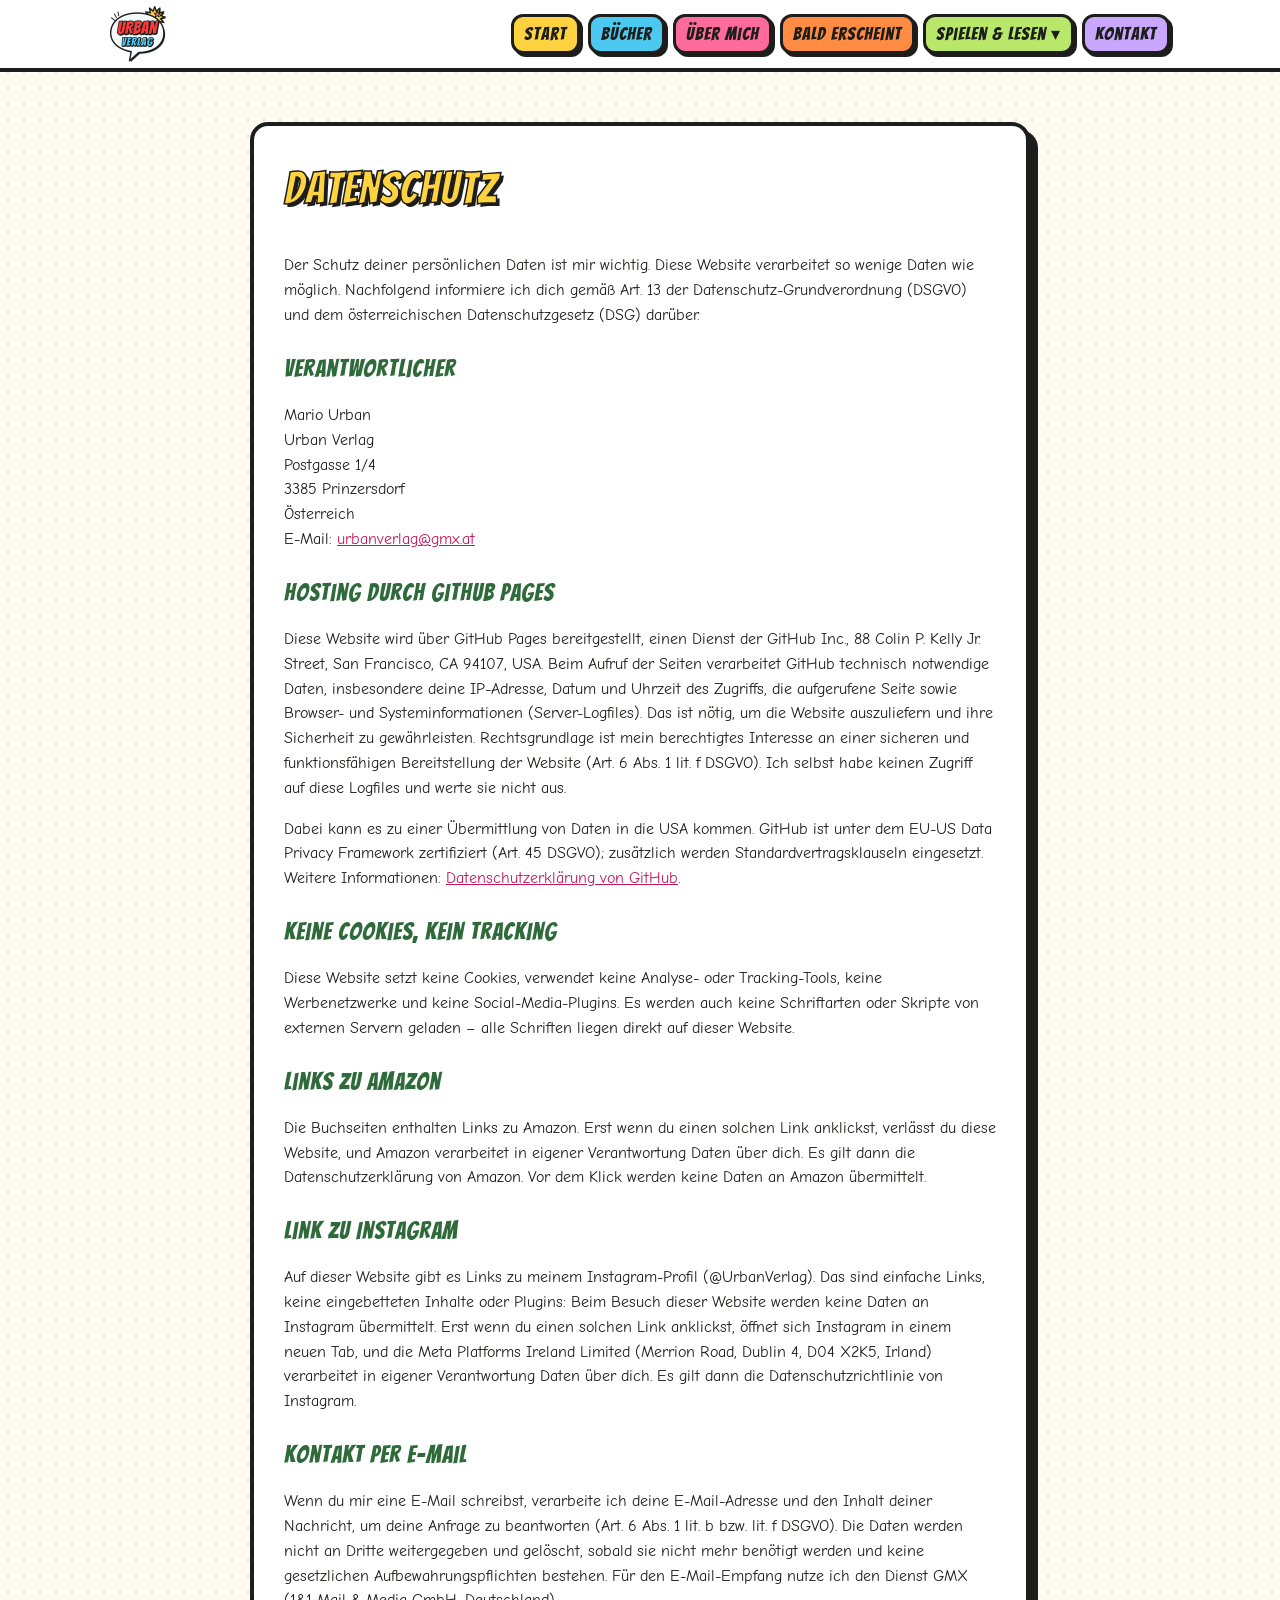
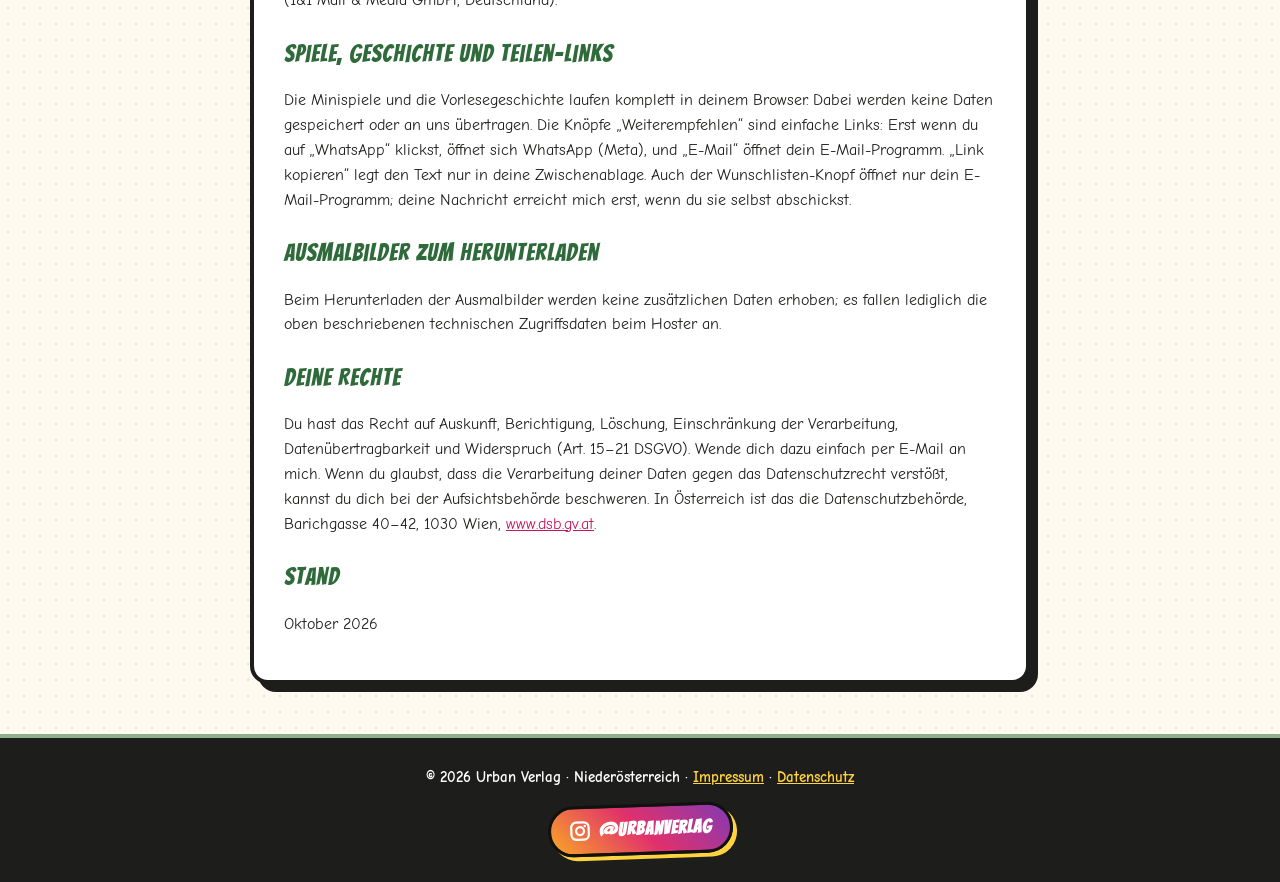
<file: datenschutz.html>
<!DOCTYPE html><html lang="de-AT"><head><meta charset="utf-8"><meta name="viewport" content="width=device-width,initial-scale=1"><title>Datenschutzerklärung – Urban Verlag</title><meta name="description" content="Datenschutzerklärung des Urban Verlags: welche Daten beim Besuch dieser Website verarbeitet werden."><link rel="canonical" href="https://njrrrc6nn9-ux.github.io/urban-verlag/datenschutz.html"><meta property="og:type" content="website"><meta property="og:site_name" content="Urban Verlag"><meta property="og:locale" content="de_AT"><meta property="og:title" content="Datenschutzerklärung – Urban Verlag"><meta property="og:description" content="Datenschutzerklärung des Urban Verlags: welche Daten beim Besuch dieser Website verarbeitet werden."><meta property="og:url" content="https://njrrrc6nn9-ux.github.io/urban-verlag/datenschutz.html"><meta property="og:image" content="https://njrrrc6nn9-ux.github.io/urban-verlag/logo-uv-512.png"><meta name="twitter:card" content="summary"><meta name="twitter:title" content="Datenschutzerklärung – Urban Verlag"><meta name="twitter:description" content="Datenschutzerklärung des Urban Verlags: welche Daten beim Besuch dieser Website verarbeitet werden."><meta name="twitter:image" content="https://njrrrc6nn9-ux.github.io/urban-verlag/logo-uv-512.png"><script type="application/ld+json">{"@context": "https://schema.org", "@graph": [{"@type": "Organization", "@id": "https://njrrrc6nn9-ux.github.io/urban-verlag/#org", "name": "Urban Verlag", "url": "https://njrrrc6nn9-ux.github.io/urban-verlag/", "logo": "https://njrrrc6nn9-ux.github.io/urban-verlag/logo-uv-512.png", "sameAs": ["https://www.instagram.com/urbanverlag/"], "address": {"@type": "PostalAddress", "addressRegion": "Niederösterreich", "addressCountry": "AT"}}]}</script><link rel="icon" type="image/png" sizes="64x64" href="favicon-uv.png"><link rel="icon" type="image/png" sizes="32x32" href="favicon-uv-32.png"><link rel="apple-touch-icon" href="logo-uv-512.png"><link rel="stylesheet" href="style.css?v=13"></head><body><header><div class="wrap"><nav><a class="logo" href="index.html"><img src="logo-uv.png" alt="Urban Verlag" width="56" height="56" style="height:56px;width:56px;display:block"></a><input type="checkbox" id="menu" class="menu-toggle" aria-label="Menü öffnen"><label for="menu" class="burger"><i></i> Menü</label><ul><li><a href="index.html">Start</a></li><li><a href="index.html#buecher">Bücher</a></li><li><a href="index.html#ueber">Über mich</a></li><li><a href="bald.html">Bald erscheint</a></li><li class="dd"><details><summary>Spielen &amp; Lesen</summary><div class="dd-panel"><a href="spiele.html">🎮 Minispiele</a><a href="geschichte.html">🌙 Vorlesegeschichte</a><a href="ideen.html">💡 Ideen</a><a href="ausmalbilder.html">🖍️ Ausmalbilder</a><a href="planer-vorlage.html">🗓️ Gratis-Planerseite</a></div></details></li><li><a href="kontakt.html">Kontakt</a></li></ul></nav></div></header><main class="legal"><div class="legal-card"><h1>Datenschutz</h1><p>Der Schutz deiner persönlichen Daten ist mir wichtig. Diese Website verarbeitet so wenige Daten wie möglich. Nachfolgend informiere ich dich gemäß Art. 13 der Datenschutz-Grundverordnung (DSGVO) und dem österreichischen Datenschutzgesetz (DSG) darüber.</p>
<h3>Verantwortlicher</h3><p>Mario Urban<br>Urban Verlag<br>Postgasse 1/4<br>3385 Prinzersdorf<br>Österreich<br>E-Mail: <a href="mailto:urbanverlag@gmx.at">urbanverlag@gmx.at</a></p>
<h3>Hosting durch GitHub Pages</h3><p>Diese Website wird über GitHub Pages bereitgestellt, einen Dienst der GitHub Inc., 88 Colin P. Kelly Jr. Street, San Francisco, CA 94107, USA. Beim Aufruf der Seiten verarbeitet GitHub technisch notwendige Daten, insbesondere deine IP-Adresse, Datum und Uhrzeit des Zugriffs, die aufgerufene Seite sowie Browser- und Systeminformationen (Server-Logfiles). Das ist nötig, um die Website auszuliefern und ihre Sicherheit zu gewährleisten. Rechtsgrundlage ist mein berechtigtes Interesse an einer sicheren und funktionsfähigen Bereitstellung der Website (Art. 6 Abs. 1 lit. f DSGVO). Ich selbst habe keinen Zugriff auf diese Logfiles und werte sie nicht aus.</p><p>Dabei kann es zu einer Übermittlung von Daten in die USA kommen. GitHub ist unter dem EU-US Data Privacy Framework zertifiziert (Art. 45 DSGVO); zusätzlich werden Standardvertragsklauseln eingesetzt. Weitere Informationen: <a href="https://docs.github.com/de/site-policy/privacy-policies/github-general-privacy-statement" target="_blank" rel="noopener">Datenschutzerklärung von GitHub</a>.</p>
<h3>Keine Cookies, kein Tracking</h3><p>Diese Website setzt keine Cookies, verwendet keine Analyse- oder Tracking-Tools, keine Werbenetzwerke und keine Social-Media-Plugins. Es werden auch keine Schriftarten oder Skripte von externen Servern geladen – alle Schriften liegen direkt auf dieser Website.</p>
<h3>Links zu Amazon</h3><p>Die Buchseiten enthalten Links zu Amazon. Erst wenn du einen solchen Link anklickst, verlässt du diese Website, und Amazon verarbeitet in eigener Verantwortung Daten über dich. Es gilt dann die Datenschutzerklärung von Amazon. Vor dem Klick werden keine Daten an Amazon übermittelt.</p>
<h3>Link zu Instagram</h3><p>Auf dieser Website gibt es Links zu meinem Instagram-Profil (@UrbanVerlag). Das sind einfache Links, keine eingebetteten Inhalte oder Plugins: Beim Besuch dieser Website werden keine Daten an Instagram übermittelt. Erst wenn du einen solchen Link anklickst, öffnet sich Instagram in einem neuen Tab, und die Meta Platforms Ireland Limited (Merrion Road, Dublin 4, D04 X2K5, Irland) verarbeitet in eigener Verantwortung Daten über dich. Es gilt dann die Datenschutzrichtlinie von Instagram.</p><h3>Kontakt per E-Mail</h3><p>Wenn du mir eine E-Mail schreibst, verarbeite ich deine E-Mail-Adresse und den Inhalt deiner Nachricht, um deine Anfrage zu beantworten (Art. 6 Abs. 1 lit. b bzw. lit. f DSGVO). Die Daten werden nicht an Dritte weitergegeben und gelöscht, sobald sie nicht mehr benötigt werden und keine gesetzlichen Aufbewahrungspflichten bestehen. Für den E-Mail-Empfang nutze ich den Dienst GMX (1&amp;1 Mail &amp; Media GmbH, Deutschland).</p>
<h3>Spiele, Geschichte und Teilen-Links</h3><p>Die Minispiele und die Vorlesegeschichte laufen komplett in deinem Browser. Dabei werden keine Daten gespeichert oder an uns übertragen. Die Knöpfe „Weiterempfehlen“ sind einfache Links: Erst wenn du auf „WhatsApp“ klickst, öffnet sich WhatsApp (Meta), und „E-Mail“ öffnet dein E-Mail-Programm. „Link kopieren“ legt den Text nur in deine Zwischenablage. Auch der Wunschlisten-Knopf öffnet nur dein E-Mail-Programm; deine Nachricht erreicht mich erst, wenn du sie selbst abschickst.</p><h3>Ausmalbilder zum Herunterladen</h3><p>Beim Herunterladen der Ausmalbilder werden keine zusätzlichen Daten erhoben; es fallen lediglich die oben beschriebenen technischen Zugriffsdaten beim Hoster an.</p>
<h3>Deine Rechte</h3><p>Du hast das Recht auf Auskunft, Berichtigung, Löschung, Einschränkung der Verarbeitung, Datenübertragbarkeit und Widerspruch (Art. 15–21 DSGVO). Wende dich dazu einfach per E-Mail an mich. Wenn du glaubst, dass die Verarbeitung deiner Daten gegen das Datenschutzrecht verstößt, kannst du dich bei der Aufsichtsbehörde beschweren. In Österreich ist das die Datenschutzbehörde, Barichgasse 40–42, 1030 Wien, <a href="https://www.dsb.gv.at" target="_blank" rel="noopener">www.dsb.gv.at</a>.</p>
<h3>Stand</h3><p>Oktober 2026</p></div></main><footer><div class="wrap">© 2026 Urban Verlag · Niederösterreich · <a href="impressum.html">Impressum</a> · <a href="datenschutz.html">Datenschutz</a><p class="ig-foot"><a class="btn-ig" href="https://www.instagram.com/urbanverlag/" target="_blank" rel="noopener noreferrer" aria-label="Urban Verlag auf Instagram (öffnet in neuem Tab)"><svg class="ig-ico" viewBox="0 0 24 24" width="22" height="22" aria-hidden="true" focusable="false"><rect x="2.5" y="2.5" width="19" height="19" rx="5.5" fill="none" stroke="currentColor" stroke-width="2.4"/><circle cx="12" cy="12" r="4.3" fill="none" stroke="currentColor" stroke-width="2.4"/><circle cx="17.4" cy="6.6" r="1.4" fill="currentColor"/></svg><span>@UrbanVerlag</span></a></p></div></footer><script>document.querySelectorAll("nav ul a").forEach(function(a){a.addEventListener("click",function(){var m=document.getElementById("menu");if(m)m.checked=false;});});document.addEventListener("click",function(e){document.querySelectorAll("nav details[open]").forEach(function(d){if(!d.contains(e.target))d.removeAttribute("open");});});document.addEventListener("keydown",function(e){if(e.key==="Escape")document.querySelectorAll("nav details[open]").forEach(function(d){d.removeAttribute("open");});});</script></body></html>
</file>
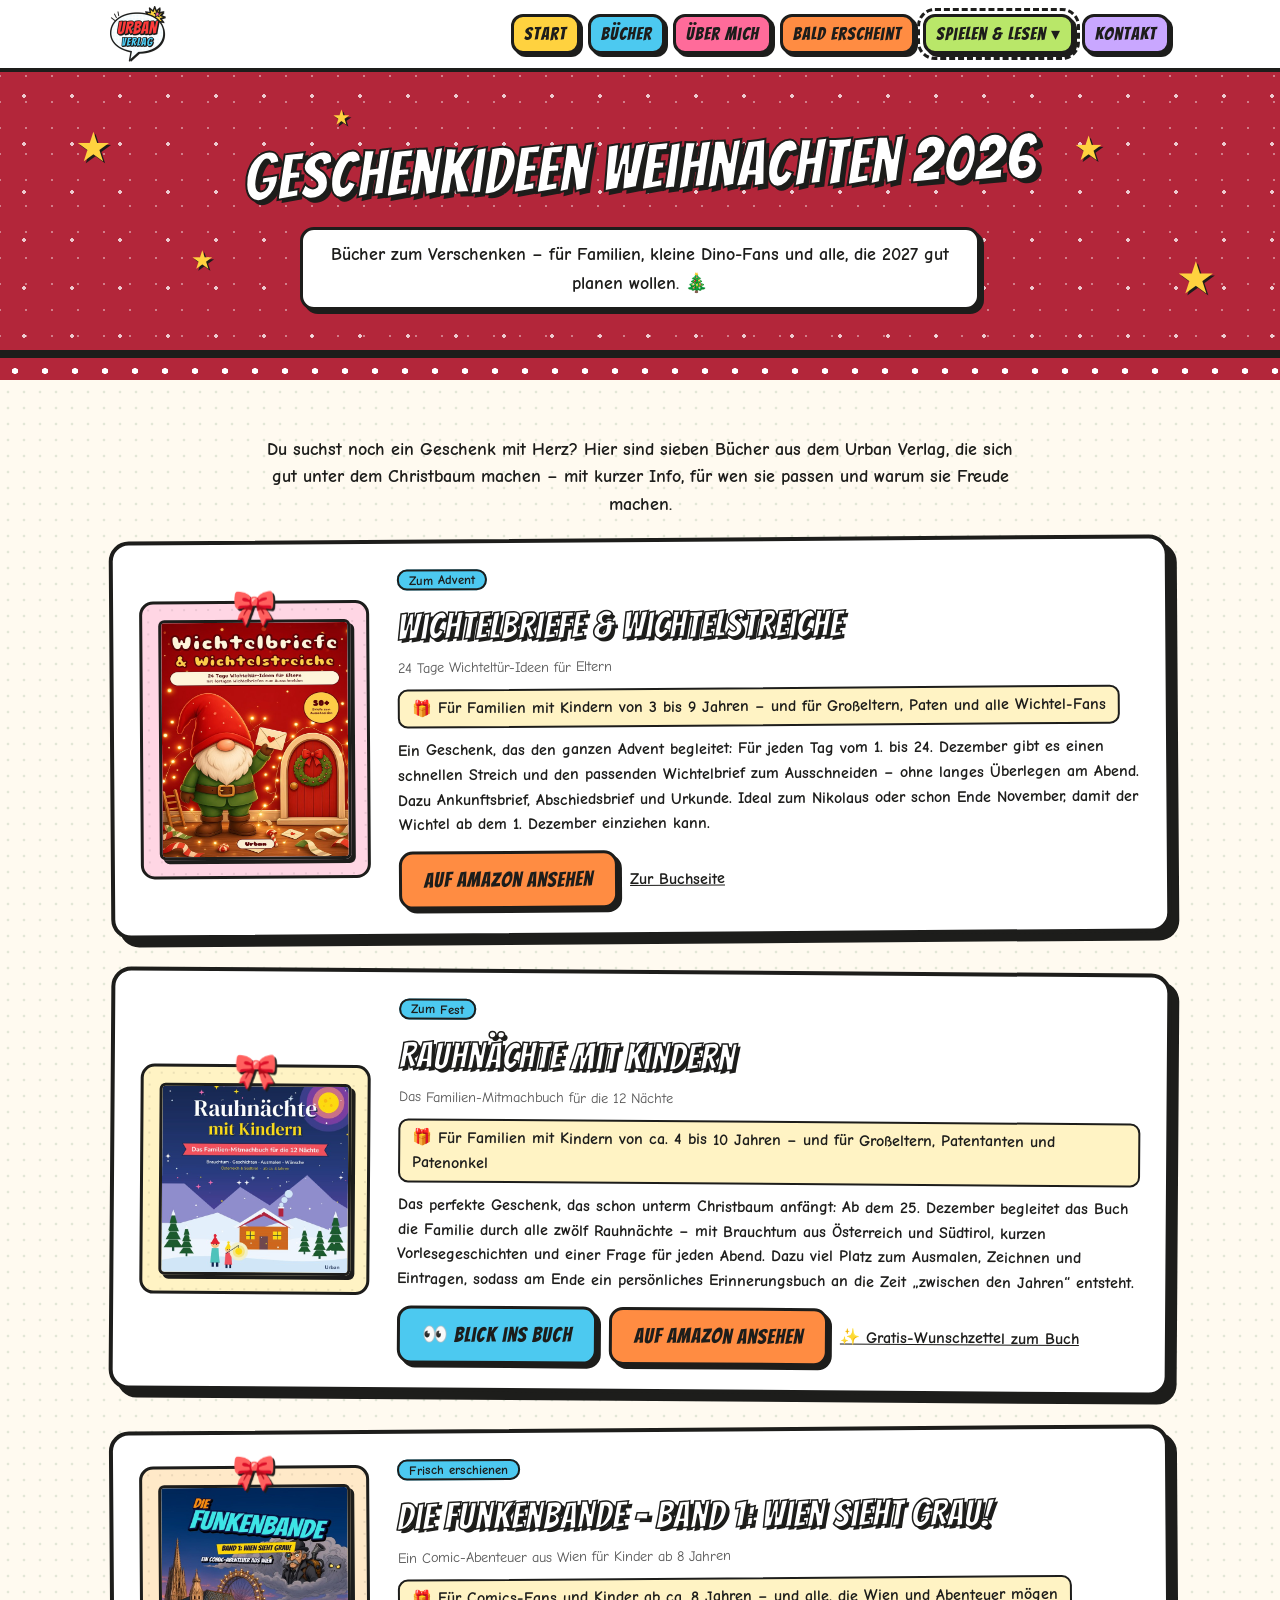
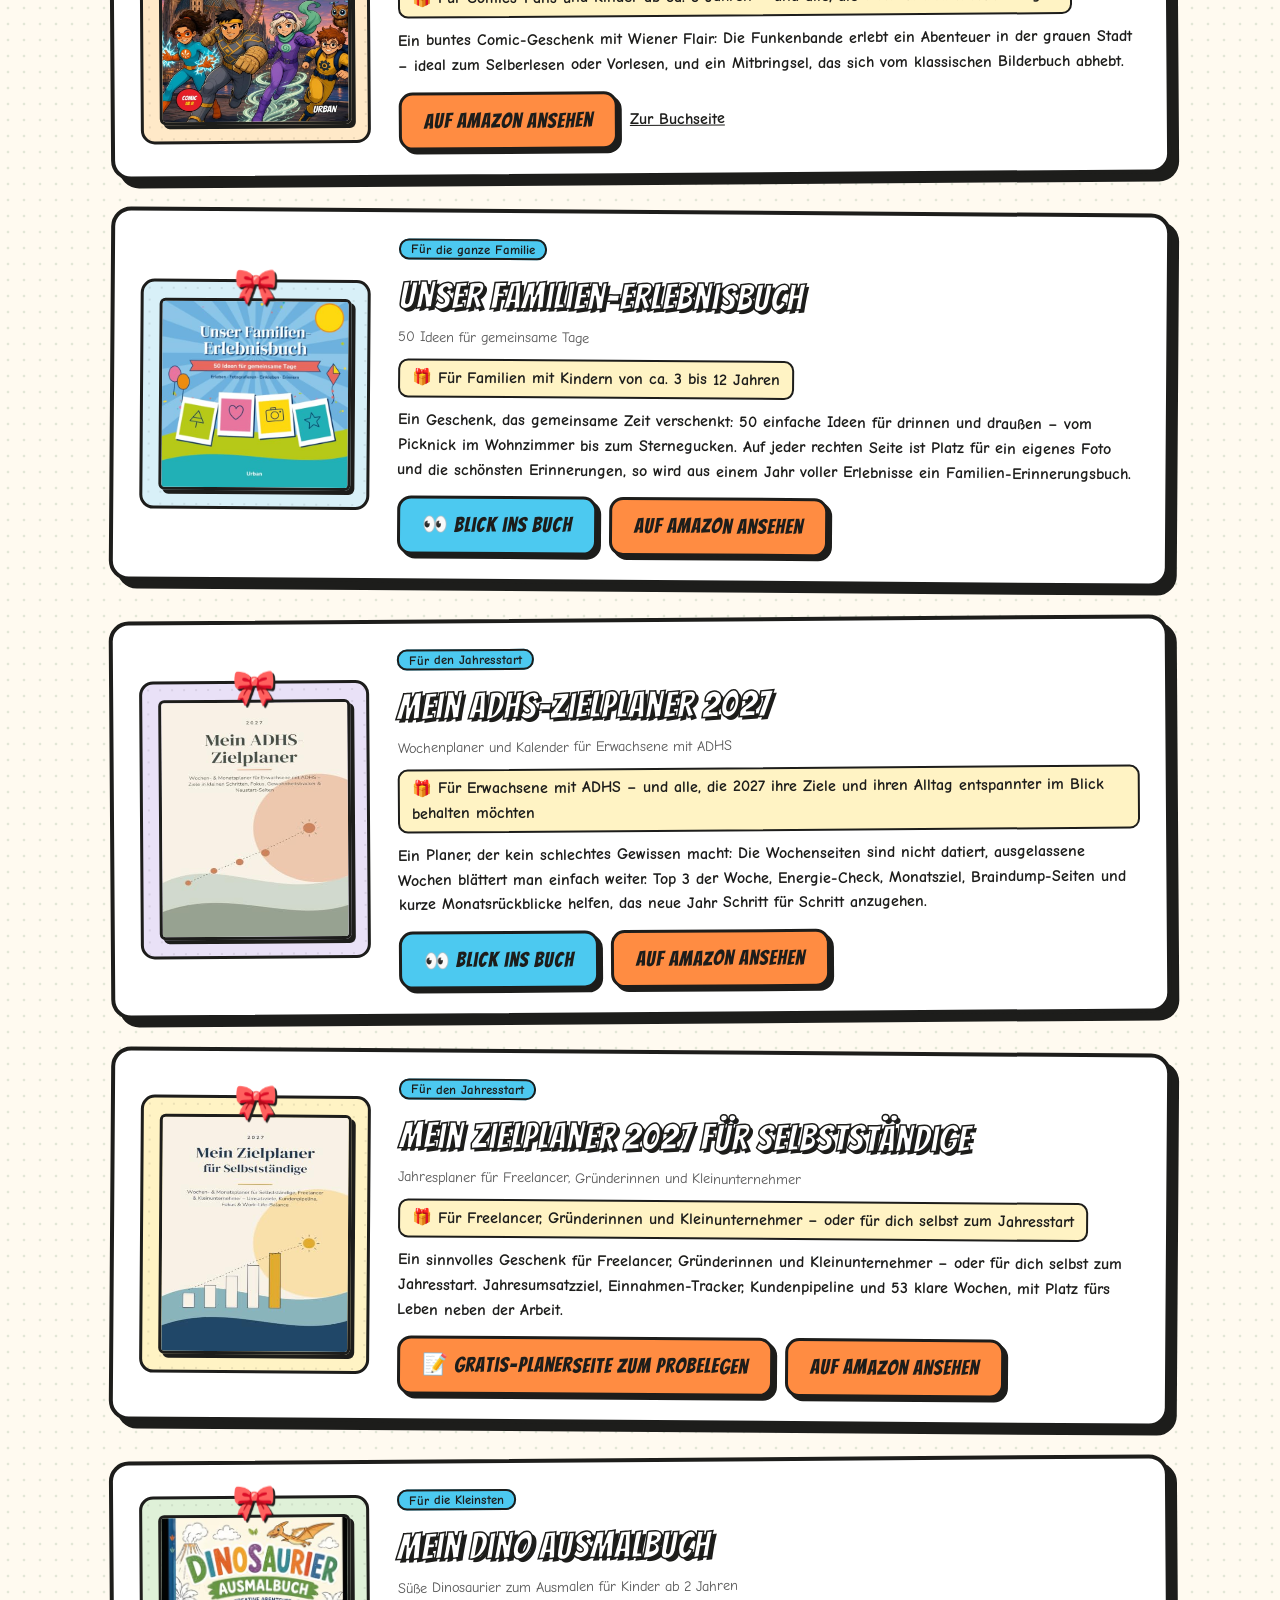
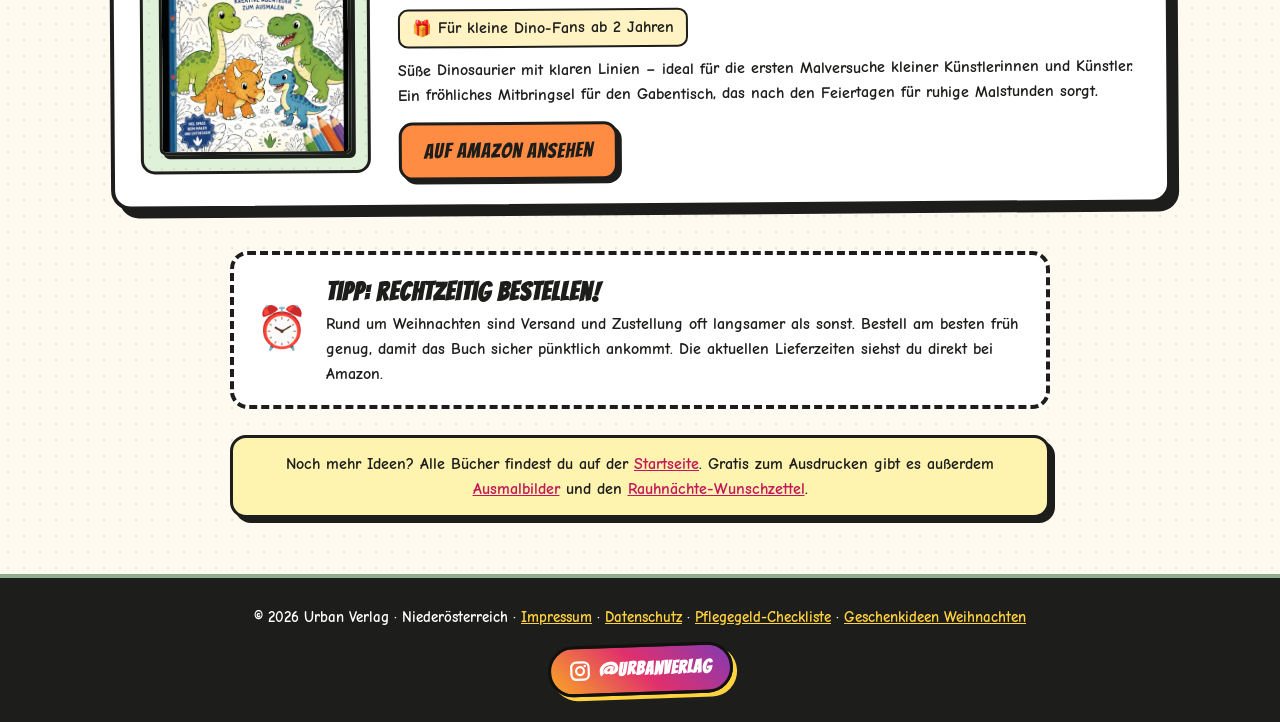
<file: geschenkideen-weihnachten.html>
<!DOCTYPE html><html lang="de-AT"><head><meta charset="utf-8"><meta name="viewport" content="width=device-width,initial-scale=1"><title>Geschenkideen Weihnachten 2026 – Bücher für Familien, Kinder &amp; Planer-Fans | Urban Verlag</title><meta name="description" content="Geschenkideen für Weihnachten 2026 vom Urban Verlag: Wichtelbriefe &amp; Wichtelstreiche, Die Funkenbande (Comic), Rauhnächte mit Kindern, Familien-Erlebnisbuch, ADHS-Zielplaner 2027, Zielplaner 2027 für Selbstständige und Dino-Ausmalbuch – für wen sie passen und warum sie sich als Geschenk eignen."><link rel="canonical" href="https://njrrrc6nn9-ux.github.io/urban-verlag/geschenkideen-weihnachten.html"><meta property="og:type" content="website"><meta property="og:site_name" content="Urban Verlag"><meta property="og:locale" content="de_AT"><meta property="og:title" content="Geschenkideen Weihnachten 2026 – Bücher für Familien, Kinder &amp; Planer-Fans | Urban Verlag"><meta property="og:description" content="Geschenkideen für Weihnachten 2026 vom Urban Verlag: Wichtelbriefe &amp; Wichtelstreiche, Die Funkenbande (Comic), Rauhnächte mit Kindern, Familien-Erlebnisbuch, ADHS-Zielplaner 2027, Zielplaner 2027 für Selbstständige und Dino-Ausmalbuch – für wen sie passen und warum sie sich als Geschenk eignen."><meta property="og:url" content="https://njrrrc6nn9-ux.github.io/urban-verlag/geschenkideen-weihnachten.html"><meta property="og:image" content="https://njrrrc6nn9-ux.github.io/urban-verlag/cover-rauhnaechte.jpg"><meta name="twitter:card" content="summary_large_image"><meta name="twitter:title" content="Geschenkideen Weihnachten 2026 – Bücher für Familien, Kinder &amp; Planer-Fans | Urban Verlag"><meta name="twitter:description" content="Geschenkideen für Weihnachten 2026 vom Urban Verlag: Wichtelbriefe &amp; Wichtelstreiche, Die Funkenbande (Comic), Rauhnächte mit Kindern, Familien-Erlebnisbuch, ADHS-Zielplaner 2027, Zielplaner 2027 für Selbstständige und Dino-Ausmalbuch – für wen sie passen und warum sie sich als Geschenk eignen."><meta name="twitter:image" content="https://njrrrc6nn9-ux.github.io/urban-verlag/cover-rauhnaechte.jpg"><script type="application/ld+json">{"@context": "https://schema.org","@graph": [{"@type": "Organization","@id": "https://njrrrc6nn9-ux.github.io/urban-verlag/#org","name": "Urban Verlag","url": "https://njrrrc6nn9-ux.github.io/urban-verlag/","logo": "https://njrrrc6nn9-ux.github.io/urban-verlag/logo-uv-512.png"},{"@type": "WebPage","@id": "https://njrrrc6nn9-ux.github.io/urban-verlag/geschenkideen-weihnachten.html#seite","url": "https://njrrrc6nn9-ux.github.io/urban-verlag/geschenkideen-weihnachten.html","name": "Geschenkideen Weihnachten 2026 – Bücher für Familien, Kinder & Planer-Fans | Urban Verlag","description": "Geschenkideen für Weihnachten 2026 vom Urban Verlag: Wichtelbriefe & Wichtelstreiche, Die Funkenbande (Comic), Rauhnächte mit Kindern, Familien-Erlebnisbuch, ADHS-Zielplaner 2027, Zielplaner 2027 für Selbstständige und Dino-Ausmalbuch – für wen sie passen und warum sie sich als Geschenk eignen.","inLanguage": "de-AT","dateModified": "2026-11-22","isPartOf": {"@type": "WebSite","url": "https://njrrrc6nn9-ux.github.io/urban-verlag/","name": "Urban Verlag"},"mainEntity": {"@id": "https://njrrrc6nn9-ux.github.io/urban-verlag/geschenkideen-weihnachten.html#liste"}},{"@type": "ItemList","@id": "https://njrrrc6nn9-ux.github.io/urban-verlag/geschenkideen-weihnachten.html#liste","name": "Geschenkideen Weihnachten 2026","numberOfItems": 7,"itemListOrder": "https://schema.org/ItemListUnordered","itemListElement": [{"@type": "ListItem","position": 1,"url": "https://www.amazon.de/dp/B0HS65G9B3","item": {"@type": "Book","name": "Wichtelbriefe & Wichtelstreiche","url": "https://www.amazon.de/dp/B0HS65G9B3","image": "https://njrrrc6nn9-ux.github.io/urban-verlag/B0HS65G9B3.jpg","author": {"@type": "Organization","name": "Urban Verlag"},"publisher": {"@id": "https://njrrrc6nn9-ux.github.io/urban-verlag/#org"},"description": "Ein Geschenk, das den ganzen Advent begleitet: Für jeden Tag vom 1. bis 24. Dezember gibt es einen schnellen Streich und den passenden Wichtelbrief zum Ausschneiden – ohne langes Überlegen am Abend. Dazu Ankunftsbrief, Abschiedsbrief und Urkunde. Ideal zum Nikolaus oder schon Ende November, damit der Wichtel ab dem 1. Dezember einziehen kann."}},{"@type": "ListItem","position": 2,"url": "https://www.amazon.de/dp/B0HNS5Y8FM","item": {"@type": "Book","name": "Rauhnächte mit Kindern","url": "https://www.amazon.de/dp/B0HNS5Y8FM","image": "https://njrrrc6nn9-ux.github.io/urban-verlag/cover-rauhnaechte.jpg","author": {"@type": "Organization","name": "Urban Verlag"},"publisher": {"@id": "https://njrrrc6nn9-ux.github.io/urban-verlag/#org"},"description": "Das perfekte Geschenk, das schon unterm Christbaum anfängt: Ab dem 25. Dezember begleitet das Buch die Familie durch alle zwölf Rauhnächte – mit Brauchtum aus Österreich und Südtirol, kurzen Vorlesegeschichten und einer Frage für jeden Abend. Dazu viel Platz zum Ausmalen, Zeichnen und Eintragen, sodass am Ende ein persönliches Erinnerungsbuch an die Zeit „zwischen den Jahren“ entsteht."}},{"@type": "ListItem","position": 3,"url": "https://www.amazon.de/dp/B0HQGYQDVY","item": {"@type": "Book","name": "Die Funkenbande – Band 1: Wien sieht grau!","url": "https://www.amazon.de/dp/B0HQGYQDVY","image": "https://njrrrc6nn9-ux.github.io/urban-verlag/B0HQGYQDVY.jpg","author": {"@type": "Organization","name": "Urban Verlag"},"publisher": {"@id": "https://njrrrc6nn9-ux.github.io/urban-verlag/#org"},"description": "Ein buntes Comic-Geschenk mit Wiener Flair: Die Funkenbande erlebt ein Abenteuer in der grauen Stadt – ideal zum Selberlesen oder Vorlesen, und ein Mitbringsel, das sich vom klassischen Bilderbuch abhebt."}},{"@type": "ListItem","position": 4,"url": "https://www.amazon.de/dp/B0HMNW57FQ","item": {"@type": "Book","name": "Unser Familien-Erlebnisbuch","url": "https://www.amazon.de/dp/B0HMNW57FQ","image": "https://njrrrc6nn9-ux.github.io/urban-verlag/B0HMNW57FQ.jpg","author": {"@type": "Organization","name": "Urban Verlag"},"publisher": {"@id": "https://njrrrc6nn9-ux.github.io/urban-verlag/#org"},"description": "Ein Geschenk, das gemeinsame Zeit verschenkt: 50 einfache Ideen für drinnen und draußen – vom Picknick im Wohnzimmer bis zum Sternegucken. Auf jeder rechten Seite ist Platz für ein eigenes Foto und die schönsten Erinnerungen, so wird aus einem Jahr voller Erlebnisse ein Familien-Erinnerungsbuch."}},{"@type": "ListItem","position": 5,"url": "https://www.amazon.de/dp/B0HMM38P48","item": {"@type": "Book","name": "Mein ADHS-Zielplaner 2027","url": "https://www.amazon.de/dp/B0HMM38P48","image": "https://njrrrc6nn9-ux.github.io/urban-verlag/B0HMM38P48.jpg","author": {"@type": "Organization","name": "Urban Verlag"},"publisher": {"@id": "https://njrrrc6nn9-ux.github.io/urban-verlag/#org"},"description": "Ein Planer, der kein schlechtes Gewissen macht: Die Wochenseiten sind nicht datiert, ausgelassene Wochen blättert man einfach weiter. Top 3 der Woche, Energie-Check, Monatsziel, Braindump-Seiten und kurze Monatsrückblicke helfen, das neue Jahr Schritt für Schritt anzugehen."}},{"@type": "ListItem","position": 6,"url": "https://www.amazon.de/dp/B0HMNTGHZL","item": {"@type": "Book","name": "Mein Zielplaner 2027 für Selbstständige","url": "https://www.amazon.de/dp/B0HMNTGHZL","image": "https://njrrrc6nn9-ux.github.io/urban-verlag/B0HMNTGHZL.jpg","author": {"@type": "Organization","name": "Urban Verlag"},"publisher": {"@id": "https://njrrrc6nn9-ux.github.io/urban-verlag/#org"},"description": "Ein sinnvolles Geschenk für Freelancer, Gründerinnen und Kleinunternehmer – oder für dich selbst zum Jahresstart. Jahresumsatzziel, Einnahmen-Tracker, Kundenpipeline und 53 klare Wochen, mit Platz fürs Leben neben der Arbeit."}},{"@type": "ListItem","position": 7,"url": "https://www.amazon.de/dp/B0H2GQJDFB","item": {"@type": "Book","name": "Mein Dino Ausmalbuch","url": "https://www.amazon.de/dp/B0H2GQJDFB","image": "https://njrrrc6nn9-ux.github.io/urban-verlag/B0H2GQJDFB.jpg","author": {"@type": "Organization","name": "Urban Verlag"},"publisher": {"@id": "https://njrrrc6nn9-ux.github.io/urban-verlag/#org"},"description": "Süße Dinosaurier mit klaren Linien – ideal für die ersten Malversuche kleiner Künstlerinnen und Künstler. Ein fröhliches Mitbringsel für den Gabentisch, das nach den Feiertagen für ruhige Malstunden sorgt."}}]},{"@type": "BreadcrumbList","itemListElement": [{"@type": "ListItem","position": 1,"name": "Start","item": "https://njrrrc6nn9-ux.github.io/urban-verlag/"},{"@type": "ListItem","position": 2,"name": "Geschenkideen Weihnachten 2026","item": "https://njrrrc6nn9-ux.github.io/urban-verlag/geschenkideen-weihnachten.html"}]}]}</script><link rel="icon" type="image/png" sizes="64x64" href="favicon-uv.png"><link rel="icon" type="image/png" sizes="32x32" href="favicon-uv-32.png"><link rel="apple-touch-icon" href="logo-uv-512.png"><link rel="stylesheet" href="style.css?v=13"><style>
.gx-hero{background:#b3263a;background-image:radial-gradient(rgba(255,255,255,.75) 1.6px,transparent 1.9px),radial-gradient(rgba(255,255,255,.4) 1.1px,transparent 1.3px);background-size:48px 48px,26px 26px;background-position:0 0,13px 17px;position:relative;overflow:hidden}
.gx-hero h1{color:#fff;position:relative;z-index:1}
.gx-hero p.sb{display:inline-block;background:#fff;color:var(--ink);border:3px solid var(--ink);border-radius:14px;padding:10px 16px;box-shadow:4px 4px 0 var(--ink);position:relative;z-index:1}
.gx-hero .st{position:absolute;font-size:2rem;color:var(--sun);text-shadow:2px 2px 0 var(--ink);pointer-events:none}
.gx-intro{max-width:760px;margin:0 auto 10px;text-align:center}
.gifts{display:grid;gap:34px;margin-top:20px}
.gift{position:relative;display:grid;grid-template-columns:230px 1fr;gap:28px;align-items:center;background:#fff;border:4px solid var(--ink);border-radius:20px;box-shadow:8px 8px 0 var(--ink);padding:24px 26px}
.gift:nth-child(even){transform:rotate(.4deg)}.gift:nth-child(odd){transform:rotate(-.4deg)}
.gift .cv{position:relative;text-align:center;background:#fff3c4;border:3px solid var(--ink);border-radius:14px;padding:16px;background-image:radial-gradient(rgba(0,0,0,.08) 1px,transparent 1.2px);background-size:12px 12px}
.gift.c2 .cv{background-color:#d8f0f8}.gift.c3 .cv{background-color:#e9e1f7}.gift.c4 .cv{background-color:#dff1d8}.gift.c5 .cv{background-color:#ffe9c8}.gift.c6 .cv{background-color:#ffd6e4}
.gift .cv img{max-width:100%;height:auto;max-height:240px;border:3px solid var(--ink);border-radius:6px;box-shadow:4px 4px 0 var(--ink);display:block;margin:0 auto}
.gift .bow{position:absolute;top:-22px;left:50%;transform:translateX(-50%);font-size:2.2rem;filter:drop-shadow(2px 2px 0 var(--ink))}
.gift h2{text-align:left;margin:6px 0 2px;font-size:clamp(1.7rem,3.6vw,2.3rem)}
.gift .sub{margin:0 0 10px;color:#555}
.gift .fuer{display:inline-block;background:#fff3c4;border:2px solid var(--ink);border-radius:10px;padding:5px 12px;margin:0 0 10px;font-weight:700}
.gift .why{margin:0 0 14px}
.gift .btns{display:flex;flex-wrap:wrap;gap:12px;align-items:center}
.gift .lnk{color:var(--ink);font-weight:700}
.btn-blick2{background:var(--sky)!important}
.order{display:flex;gap:18px;align-items:center;max-width:820px;margin:44px auto 10px;background:#fff;border:4px dashed var(--ink);border-radius:18px;padding:18px 22px}
.order .ico{font-size:2.6rem;flex:none}
.order b{font-family:Bangers,cursive;font-size:1.6rem;letter-spacing:1px;display:block}
.snow{height:26px;background-image:radial-gradient(#fff 3px,transparent 3.5px);background-size:30px 26px;background-color:#b3263a;border-top:4px solid var(--ink)}
@media(max-width:700px){.gift{grid-template-columns:1fr;padding:20px 18px;transform:none!important}.gift .cv img{max-height:220px}.gift h2{text-align:center}.gift .sub,.gift .why{text-align:left}.gift .fuer{display:block}.order{flex-direction:column;text-align:center}}
</style></head><body><header><div class="wrap"><nav><a class="logo" href="index.html"><img src="logo-uv.png" alt="Urban Verlag" width="56" height="56" style="height:56px;width:56px;display:block"></a><input type="checkbox" id="menu" class="menu-toggle" aria-label="Menü öffnen"><label for="menu" class="burger"><i></i> Menü</label><ul><li><a href="index.html">Start</a></li><li><a href="index.html#buecher">Bücher</a></li><li><a href="index.html#ueber">Über mich</a></li><li><a href="bald.html">Bald erscheint</a></li><li class="dd"><details><summary class="on">Spielen &amp; Lesen</summary><div class="dd-panel"><a href="spiele.html">🎮 Minispiele</a><a href="geschichte.html">🌙 Vorlesegeschichte</a><a href="ideen.html">💡 Ideen</a><a href="ausmalbilder.html">🖍️ Ausmalbilder</a><a href="planer-vorlage.html">🗓️ Gratis-Planerseite</a><a href="rauhnaechte.html">✨ Rauhnächte-Wunschzettel</a><a href="geschenkideen-weihnachten.html" aria-current="page">🎁 Geschenkideen</a></div></details></li><li><a href="kontakt.html">Kontakt</a></li></ul></nav></div></header>
<section class="page-hero gx-hero"><span class="st" aria-hidden="true" style="left:6%;top:18%;font-size:2.2rem">★</span><span class="st" aria-hidden="true" style="left:15%;top:62%;font-size:1.4rem">★</span><span class="st" aria-hidden="true" style="left:84%;top:20%;font-size:1.8rem">★</span><span class="st" aria-hidden="true" style="left:92%;top:64%;font-size:2.4rem">★</span><span class="st" aria-hidden="true" style="left:74%;top:74%;font-size:1.2rem">★</span><span class="st" aria-hidden="true" style="left:26%;top:12%;font-size:1.1rem">★</span><div class="wrap"><h1>Geschenkideen Weihnachten 2026</h1><p class="sb">Bücher zum Verschenken – für Familien, kleine Dino-Fans und alle, die 2027 gut planen wollen. 🎄</p></div></section><div class="snow" aria-hidden="true"></div>
<main><section><div class="wrap">
<p class="lead gx-intro">Du suchst noch ein Geschenk mit Herz? Hier sind sieben Bücher aus dem Urban Verlag, die sich gut unter dem Christbaum machen – mit kurzer Info, für wen sie passen und warum sie Freude machen.</p>
<div class="gifts"><article class="gift c6" id="B0HS65G9B3"><div class="cv"><span class="bow" aria-hidden="true">🎀</span><img src="B0HS65G9B3.jpg" alt="Cover: Wichtelbriefe &amp; Wichtelstreiche" width="600" height="848" loading="lazy"></div><div><span class="tag">Zum Advent</span><h2>Wichtelbriefe &amp; Wichtelstreiche</h2><p class="sub">24 Tage Wichteltür-Ideen für Eltern</p><p class="fuer">🎁 Für Familien mit Kindern von 3 bis 9 Jahren – und für Großeltern, Paten und alle Wichtel-Fans</p><p class="why">Ein Geschenk, das den ganzen Advent begleitet: Für jeden Tag vom 1. bis 24. Dezember gibt es einen schnellen Streich und den passenden Wichtelbrief zum Ausschneiden – ohne langes Überlegen am Abend. Dazu Ankunftsbrief, Abschiedsbrief und Urkunde. Ideal zum Nikolaus oder schon Ende November, damit der Wichtel ab dem 1. Dezember einziehen kann.</p><div class="btns"><a class="btn" href="https://www.amazon.de/dp/B0HS65G9B3" target="_blank" rel="noopener">Auf Amazon ansehen</a><a class="lnk" href="index.html#wichtelbriefe">Zur Buchseite</a></div></div></article><article class="gift c1" id="B0HNS5Y8FM"><div class="cv"><span class="bow" aria-hidden="true">🎀</span><img src="cover-rauhnaechte.jpg" alt="Cover: Rauhnächte mit Kindern" width="600" height="600" loading="lazy"></div><div><span class="tag">Zum Fest</span><h2>Rauhnächte mit Kindern</h2><p class="sub">Das Familien-Mitmachbuch für die 12 Nächte</p><p class="fuer">🎁 Für Familien mit Kindern von ca. 4 bis 10 Jahren – und für Großeltern, Patentanten und Patenonkel</p><p class="why">Das perfekte Geschenk, das schon unterm Christbaum anfängt: Ab dem 25. Dezember begleitet das Buch die Familie durch alle zwölf Rauhnächte – mit Brauchtum aus Österreich und Südtirol, kurzen Vorlesegeschichten und einer Frage für jeden Abend. Dazu viel Platz zum Ausmalen, Zeichnen und Eintragen, sodass am Ende ein persönliches Erinnerungsbuch an die Zeit „zwischen den Jahren“ entsteht.</p><div class="btns"><a class="btn btn-blick2" href="rauhnaechte.html#blick">👀 Blick ins Buch</a><a class="btn" href="https://www.amazon.de/dp/B0HNS5Y8FM" target="_blank" rel="noopener">Auf Amazon ansehen</a><a class="lnk" href="rauhnaechte.html">✨ Gratis-Wunschzettel zum Buch</a></div></div></article><article class="gift c5" id="B0HQGYQDVY"><div class="cv"><span class="bow" aria-hidden="true">🎀</span><img src="B0HQGYQDVY.jpg" alt="Cover: Die Funkenbande – Band 1: Wien sieht grau!" width="420" height="600" loading="lazy"></div><div><span class="tag">Frisch erschienen</span><h2>Die Funkenbande – Band 1: Wien sieht grau!</h2><p class="sub">Ein Comic-Abenteuer aus Wien für Kinder ab 8 Jahren</p><p class="fuer">🎁 Für Comics-Fans und Kinder ab ca. 8 Jahren – und alle, die Wien und Abenteuer mögen</p><p class="why">Ein buntes Comic-Geschenk mit Wiener Flair: Die Funkenbande erlebt ein Abenteuer in der grauen Stadt – ideal zum Selberlesen oder Vorlesen, und ein Mitbringsel, das sich vom klassischen Bilderbuch abhebt.</p><div class="btns"><a class="btn" href="https://www.amazon.de/dp/B0HQGYQDVY" target="_blank" rel="noopener">Auf Amazon ansehen</a><a class="lnk" href="index.html#funkenbande">Zur Buchseite</a></div></div></article><article class="gift c2" id="B0HMNW57FQ"><div class="cv"><span class="bow" aria-hidden="true">🎀</span><img src="B0HMNW57FQ.jpg" alt="Cover: Unser Familien-Erlebnisbuch" width="500" height="500" loading="lazy"></div><div><span class="tag">Für die ganze Familie</span><h2>Unser Familien-Erlebnisbuch</h2><p class="sub">50 Ideen für gemeinsame Tage</p><p class="fuer">🎁 Für Familien mit Kindern von ca. 3 bis 12 Jahren</p><p class="why">Ein Geschenk, das gemeinsame Zeit verschenkt: 50 einfache Ideen für drinnen und draußen – vom Picknick im Wohnzimmer bis zum Sternegucken. Auf jeder rechten Seite ist Platz für ein eigenes Foto und die schönsten Erinnerungen, so wird aus einem Jahr voller Erlebnisse ein Familien-Erinnerungsbuch.</p><div class="btns"><a class="btn btn-blick2" href="index.html#blick-B0HMNW57FQ">👀 Blick ins Buch</a><a class="btn" href="https://www.amazon.de/dp/B0HMNW57FQ" target="_blank" rel="noopener">Auf Amazon ansehen</a></div></div></article><article class="gift c3" id="B0HMM38P48"><div class="cv"><span class="bow" aria-hidden="true">🎀</span><img src="B0HMM38P48.jpg" alt="Cover: Mein ADHS-Zielplaner 2027" width="334" height="500" loading="lazy"></div><div><span class="tag">Für den Jahresstart</span><h2>Mein ADHS-Zielplaner 2027</h2><p class="sub">Wochenplaner und Kalender für Erwachsene mit ADHS</p><p class="fuer">🎁 Für Erwachsene mit ADHS – und alle, die 2027 ihre Ziele und ihren Alltag entspannter im Blick behalten möchten</p><p class="why">Ein Planer, der kein schlechtes Gewissen macht: Die Wochenseiten sind nicht datiert, ausgelassene Wochen blättert man einfach weiter. Top 3 der Woche, Energie-Check, Monatsziel, Braindump-Seiten und kurze Monatsrückblicke helfen, das neue Jahr Schritt für Schritt anzugehen.</p><div class="btns"><a class="btn btn-blick2" href="index.html#blick-B0HMM38P48">👀 Blick ins Buch</a><a class="btn" href="https://www.amazon.de/dp/B0HMM38P48" target="_blank" rel="noopener">Auf Amazon ansehen</a></div></div></article><article class="gift c1" id="B0HMNTGHZL"><div class="cv"><span class="bow" aria-hidden="true">🎀</span><img src="B0HMNTGHZL.jpg" alt="Cover: Mein Zielplaner 2027 für Selbstständige" width="334" height="500" loading="lazy"></div><div><span class="tag">Für den Jahresstart</span><h2>Mein Zielplaner 2027 für Selbstständige</h2><p class="sub">Jahresplaner für Freelancer, Gründerinnen und Kleinunternehmer</p><p class="fuer">🎁 Für Freelancer, Gründerinnen und Kleinunternehmer – oder für dich selbst zum Jahresstart</p><p class="why">Ein sinnvolles Geschenk für Freelancer, Gründerinnen und Kleinunternehmer – oder für dich selbst zum Jahresstart. Jahresumsatzziel, Einnahmen-Tracker, Kundenpipeline und 53 klare Wochen, mit Platz fürs Leben neben der Arbeit.</p><div class="btns"><a class="btn" href="planer-vorlage.html">📝 Gratis-Planerseite zum Probelegen</a><a class="btn" href="https://www.amazon.de/dp/B0HMNTGHZL" target="_blank" rel="noopener">Auf Amazon ansehen</a></div></div></article><article class="gift c4" id="B0H2GQJDFB"><div class="cv"><span class="bow" aria-hidden="true">🎀</span><img src="B0H2GQJDFB.jpg" alt="Cover: Mein Dino Ausmalbuch" width="387" height="500" loading="lazy"></div><div><span class="tag">Für die Kleinsten</span><h2>Mein Dino Ausmalbuch</h2><p class="sub">Süße Dinosaurier zum Ausmalen für Kinder ab 2 Jahren</p><p class="fuer">🎁 Für kleine Dino-Fans ab 2 Jahren</p><p class="why">Süße Dinosaurier mit klaren Linien – ideal für die ersten Malversuche kleiner Künstlerinnen und Künstler. Ein fröhliches Mitbringsel für den Gabentisch, das nach den Feiertagen für ruhige Malstunden sorgt.</p><div class="btns"><a class="btn" href="https://www.amazon.de/dp/B0H2GQJDFB" target="_blank" rel="noopener">Auf Amazon ansehen</a></div></div></article></div>
<div class="order" role="note"><span class="ico" aria-hidden="true">⏰</span><div><b>Tipp: Rechtzeitig bestellen!</b>Rund um Weihnachten sind Versand und Zustellung oft langsamer als sonst. Bestell am besten früh genug, damit das Buch sicher pünktlich ankommt. Die aktuellen Lieferzeiten siehst du direkt bei Amazon.</div></div>
<div class="note" style="max-width:820px;margin:26px auto 0"><b>Noch mehr Ideen?</b> Alle Bücher findest du auf der <a href="index.html#buecher">Startseite</a>. Gratis zum Ausdrucken gibt es außerdem <a href="ausmalbilder.html">Ausmalbilder</a> und den <a href="rauhnaechte.html#wunschzettel">Rauhnächte-Wunschzettel</a>.</div>
</div></section></main><footer><div class="wrap">© 2026 Urban Verlag · Niederösterreich · <a href="impressum.html">Impressum</a> · <a href="datenschutz.html">Datenschutz</a> · <a href="pflegegeld-checkliste.html">Pflegegeld-Checkliste</a> · <a href="geschenkideen-weihnachten.html">Geschenkideen Weihnachten</a><p class="ig-foot"><a class="btn-ig" href="https://www.instagram.com/urbanverlag/" target="_blank" rel="noopener noreferrer" aria-label="Urban Verlag auf Instagram (öffnet in neuem Tab)"><svg class="ig-ico" viewBox="0 0 24 24" width="22" height="22" aria-hidden="true" focusable="false"><rect x="2.5" y="2.5" width="19" height="19" rx="5.5" fill="none" stroke="currentColor" stroke-width="2.4"/><circle cx="12" cy="12" r="4.3" fill="none" stroke="currentColor" stroke-width="2.4"/><circle cx="17.4" cy="6.6" r="1.4" fill="currentColor"/></svg><span>@UrbanVerlag</span></a></p></div></footer><script>document.querySelectorAll("nav ul a").forEach(function(a){a.addEventListener("click",function(){var m=document.getElementById("menu");if(m)m.checked=false;});});document.addEventListener("click",function(e){document.querySelectorAll("nav details[open]").forEach(function(d){if(!d.contains(e.target))d.removeAttribute("open");});});document.addEventListener("keydown",function(e){if(e.key==="Escape")document.querySelectorAll("nav details[open]").forEach(function(d){d.removeAttribute("open");});});</script></body></html>
</file>
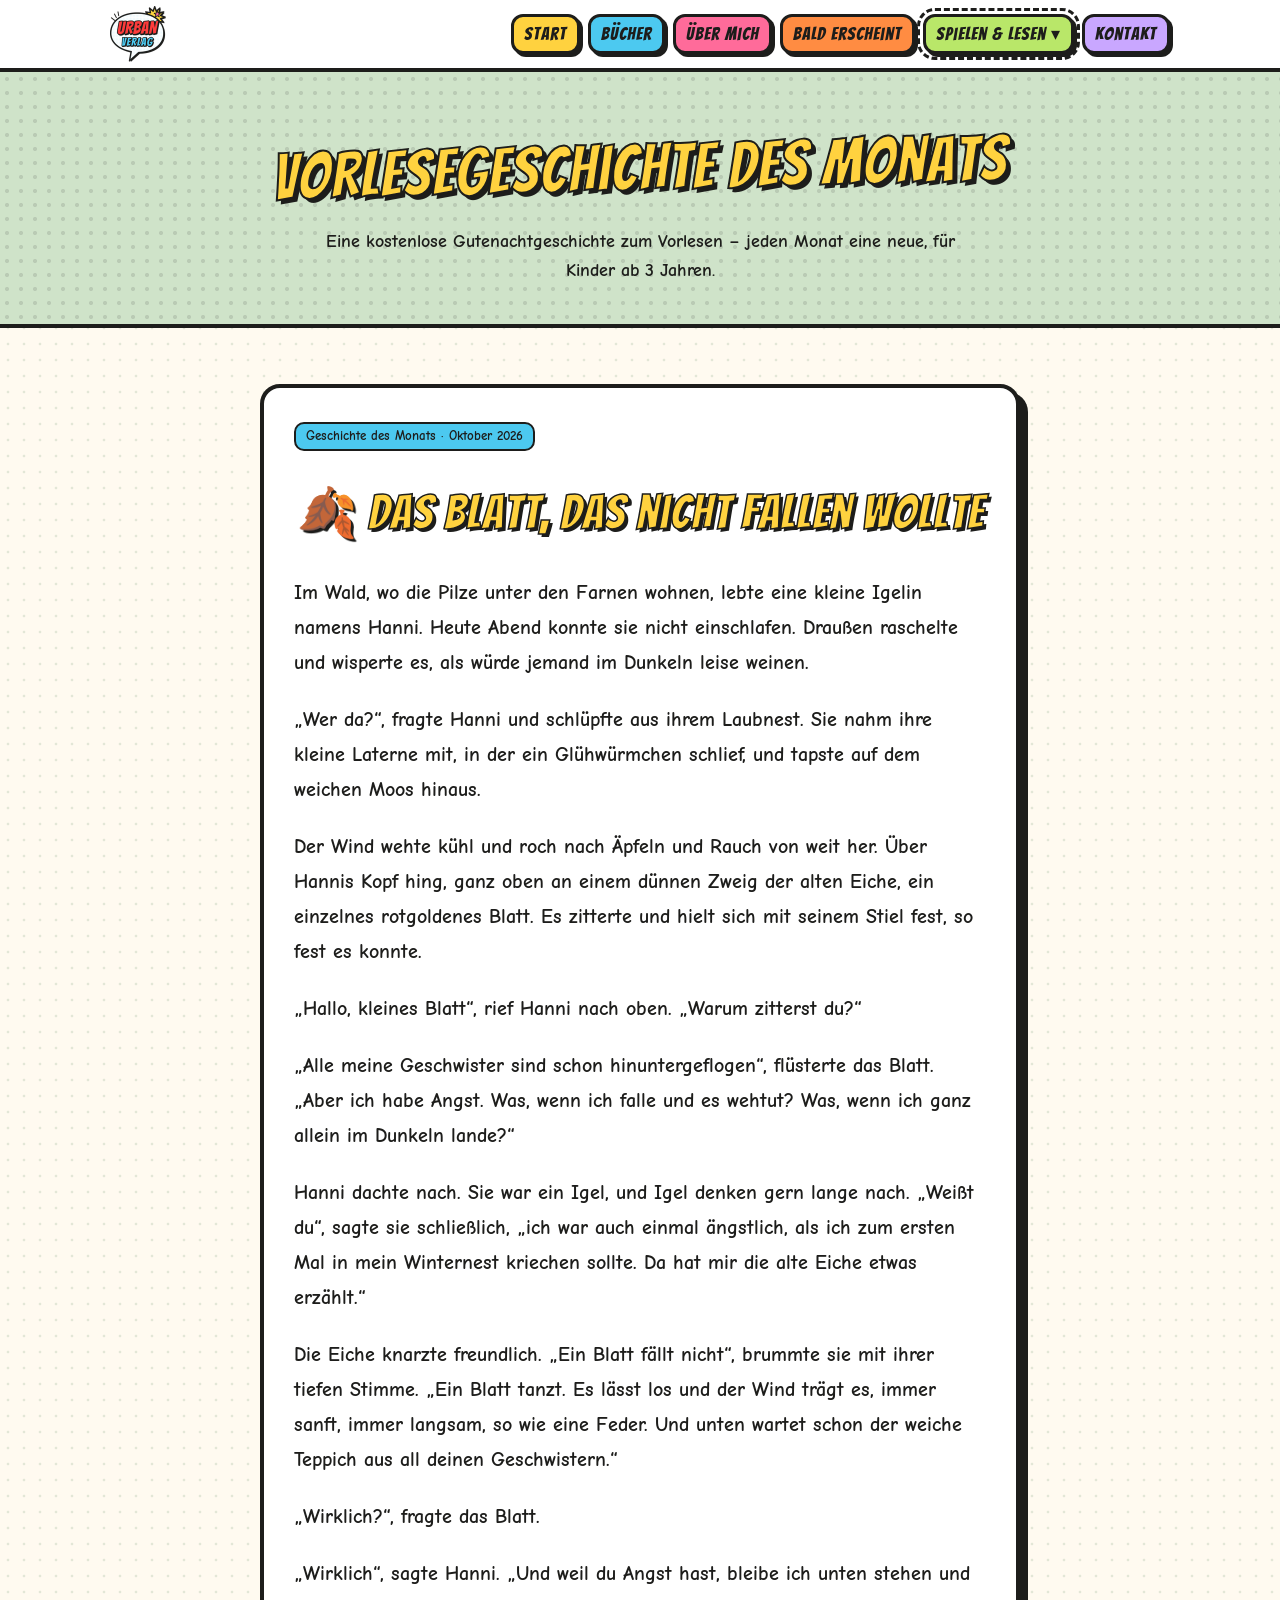
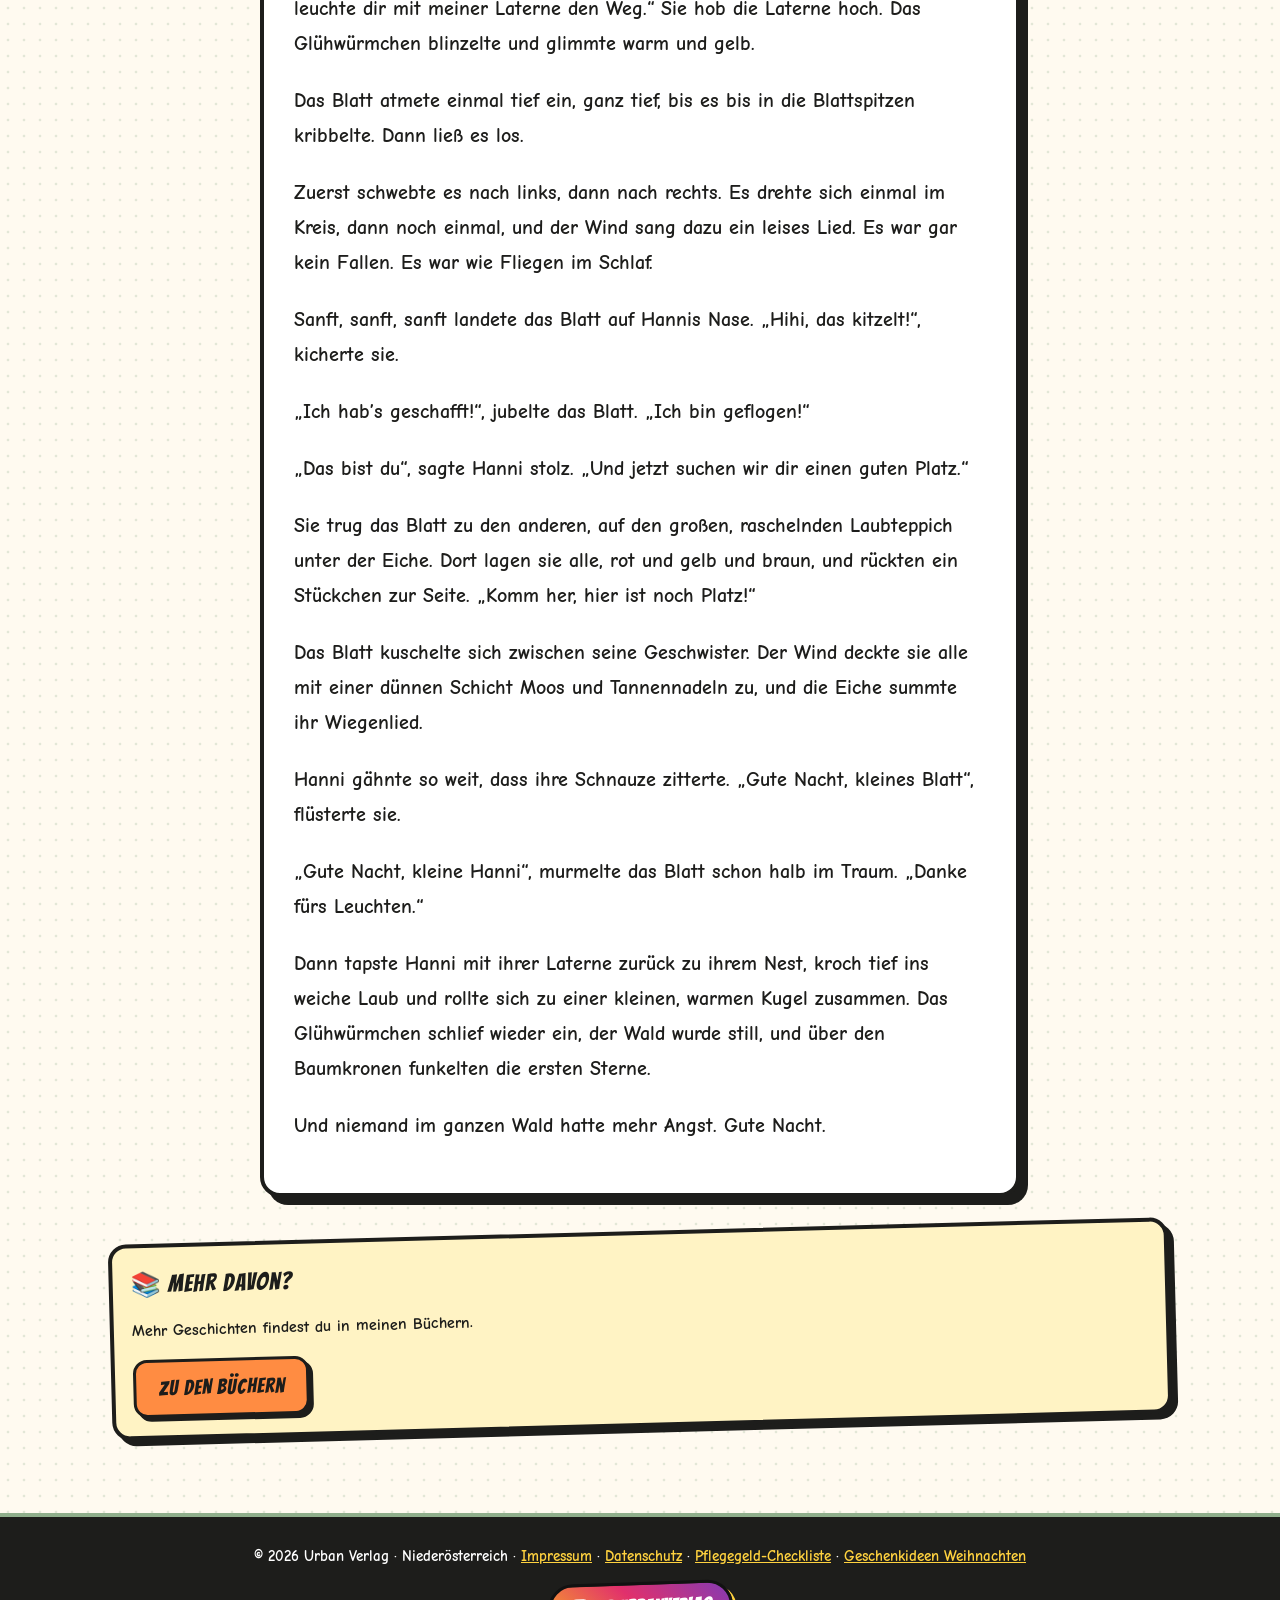
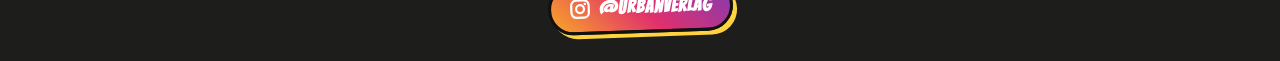
<file: geschichte.html>
<!DOCTYPE html><html lang="de-AT"><head><meta charset="utf-8"><meta name="viewport" content="width=device-width,initial-scale=1"><title>Vorlesegeschichte des Monats – kostenlos zum Vorlesen | Urban Verlag</title><meta name="description" content="Jeden Monat eine neue, kostenlose Gutenachtgeschichte zum Vorlesen für Kinder ab 3 Jahren – gemütlich, sanft und mit Archiv."><link rel="canonical" href="https://njrrrc6nn9-ux.github.io/urban-verlag/geschichte.html"><meta property="og:type" content="website"><meta property="og:site_name" content="Urban Verlag"><meta property="og:locale" content="de_AT"><meta property="og:title" content="Vorlesegeschichte des Monats – kostenlos zum Vorlesen | Urban Verlag"><meta property="og:description" content="Jeden Monat eine neue, kostenlose Gutenachtgeschichte zum Vorlesen für Kinder ab 3 Jahren – gemütlich, sanft und mit Archiv."><meta property="og:url" content="https://njrrrc6nn9-ux.github.io/urban-verlag/geschichte.html"><meta property="og:image" content="https://njrrrc6nn9-ux.github.io/urban-verlag/logo-uv-512.png"><meta name="twitter:card" content="summary"><meta name="twitter:title" content="Vorlesegeschichte des Monats – kostenlos zum Vorlesen | Urban Verlag"><meta name="twitter:description" content="Jeden Monat eine neue, kostenlose Gutenachtgeschichte zum Vorlesen für Kinder ab 3 Jahren – gemütlich, sanft und mit Archiv."><meta name="twitter:image" content="https://njrrrc6nn9-ux.github.io/urban-verlag/logo-uv-512.png"><link rel="icon" type="image/png" sizes="64x64" href="favicon-uv.png"><link rel="icon" type="image/png" sizes="32x32" href="favicon-uv-32.png"><link rel="apple-touch-icon" href="logo-uv-512.png"><link rel="stylesheet" href="style.css?v=13"></head><body><header><div class="wrap"><nav><a class="logo" href="index.html"><img src="logo-uv.png" alt="Urban Verlag" width="56" height="56" style="height:56px;width:56px;display:block"></a><input type="checkbox" id="menu" class="menu-toggle" aria-label="Menü öffnen"><label for="menu" class="burger"><i></i> Menü</label><ul><li><a href="index.html">Start</a></li><li><a href="index.html#buecher">Bücher</a></li><li><a href="index.html#ueber">Über mich</a></li><li><a href="bald.html">Bald erscheint</a></li><li class="dd"><details><summary class="on">Spielen &amp; Lesen</summary><div class="dd-panel"><a href="spiele.html">🎮 Minispiele</a><a href="geschichte.html" aria-current="page">🌙 Vorlesegeschichte</a><a href="ideen.html">💡 Ideen</a><a href="ausmalbilder.html">🖍️ Ausmalbilder</a><a href="planer-vorlage.html">🗓️ Gratis-Planerseite</a><a href="rauhnaechte.html">✨ Rauhnächte-Wunschzettel</a><a href="geschenkideen-weihnachten.html">🎁 Geschenkideen</a></div></details></li><li><a href="kontakt.html">Kontakt</a></li></ul></nav></div></header><section class="page-hero"><div class="wrap"><h1>Vorlesegeschichte des Monats</h1><p>Eine kostenlose Gutenachtgeschichte zum Vorlesen – jeden Monat eine neue, für Kinder ab 3 Jahren.</p></div></section>
<section><div class="wrap"><article class="panel story" id="story" aria-live="polite">Geschichte wird geladen …</article>
<noscript><p class="note">Für die Geschichte wird JavaScript benötigt.</p></noscript>
<div class="cta-row" style="margin-top:34px"><div class="cta c1"><h3>📚 Mehr davon?</h3><p>Mehr Geschichten findest du in meinen Büchern.</p><a class="btn" href="index.html#buecher">Zu den Büchern</a></div><div class="cta c2" id="archwrap" hidden><h3>🗂️ Archiv</h3><div id="archive" class="archive"></div></div></div></div></section><footer><div class="wrap">© 2026 Urban Verlag · Niederösterreich · <a href="impressum.html">Impressum</a> · <a href="datenschutz.html">Datenschutz</a> · <a href="pflegegeld-checkliste.html">Pflegegeld-Checkliste</a> · <a href="geschenkideen-weihnachten.html">Geschenkideen Weihnachten</a><p class="ig-foot"><a class="btn-ig" href="https://www.instagram.com/urbanverlag/" target="_blank" rel="noopener noreferrer" aria-label="Urban Verlag auf Instagram (öffnet in neuem Tab)"><svg class="ig-ico" viewBox="0 0 24 24" width="22" height="22" aria-hidden="true" focusable="false"><rect x="2.5" y="2.5" width="19" height="19" rx="5.5" fill="none" stroke="currentColor" stroke-width="2.4"/><circle cx="12" cy="12" r="4.3" fill="none" stroke="currentColor" stroke-width="2.4"/><circle cx="17.4" cy="6.6" r="1.4" fill="currentColor"/></svg><span>@UrbanVerlag</span></a></p></div></footer><script>document.querySelectorAll("nav ul a").forEach(function(a){a.addEventListener("click",function(){var m=document.getElementById("menu");if(m)m.checked=false;});});document.addEventListener("click",function(e){document.querySelectorAll("nav details[open]").forEach(function(d){if(!d.contains(e.target))d.removeAttribute("open");});});document.addEventListener("keydown",function(e){if(e.key==="Escape")document.querySelectorAll("nav details[open]").forEach(function(d){d.removeAttribute("open");});});</script><script>
(function(){var M=['Jänner','Februar','März','April','Mai','Juni','Juli','August','September','Oktober','November','Dezember'],box=document.getElementById('story'),arc=document.getElementById('archive'),list=[];
function label(m){var p=m.split('-');return M[+p[1]-1]+' '+p[0]}
function render(){var key=location.hash.slice(1),cur=null;list.forEach(function(s){if(s.month===key)cur=s});if(!cur)cur=list[list.length-1];
box.innerHTML='';var tag=document.createElement('span');tag.className='tag';tag.textContent='Geschichte des Monats · '+label(cur.month);box.appendChild(tag);
var h=document.createElement('h2');h.className='story-h';h.textContent=(cur.emoji?cur.emoji+' ':'')+cur.title;box.appendChild(h);
cur.text.forEach(function(t){var p=document.createElement('p');p.textContent=t;box.appendChild(p)});
arc.innerHTML='';list.slice().reverse().forEach(function(s){var a=document.createElement('a');a.href='#'+s.month;a.className='arc'+(s===cur?' on':'');a.textContent=label(s.month)+': '+s.title;a.onclick=function(){setTimeout(function(){render();window.scrollTo(0,0)},0)};arc.appendChild(a)});
document.getElementById('archwrap').hidden=list.length<2}
fetch('geschichten.json').then(function(r){return r.json()}).then(function(d){list=d.slice().sort(function(a,b){return a.month<b.month?-1:a.month>b.month?1:0});if(!list.length)throw 0;render();window.addEventListener('hashchange',render)}).catch(function(){box.textContent='Die Geschichte konnte gerade nicht geladen werden. Bitte versuche es später noch einmal.'});
})();
</script></body></html>
</file>
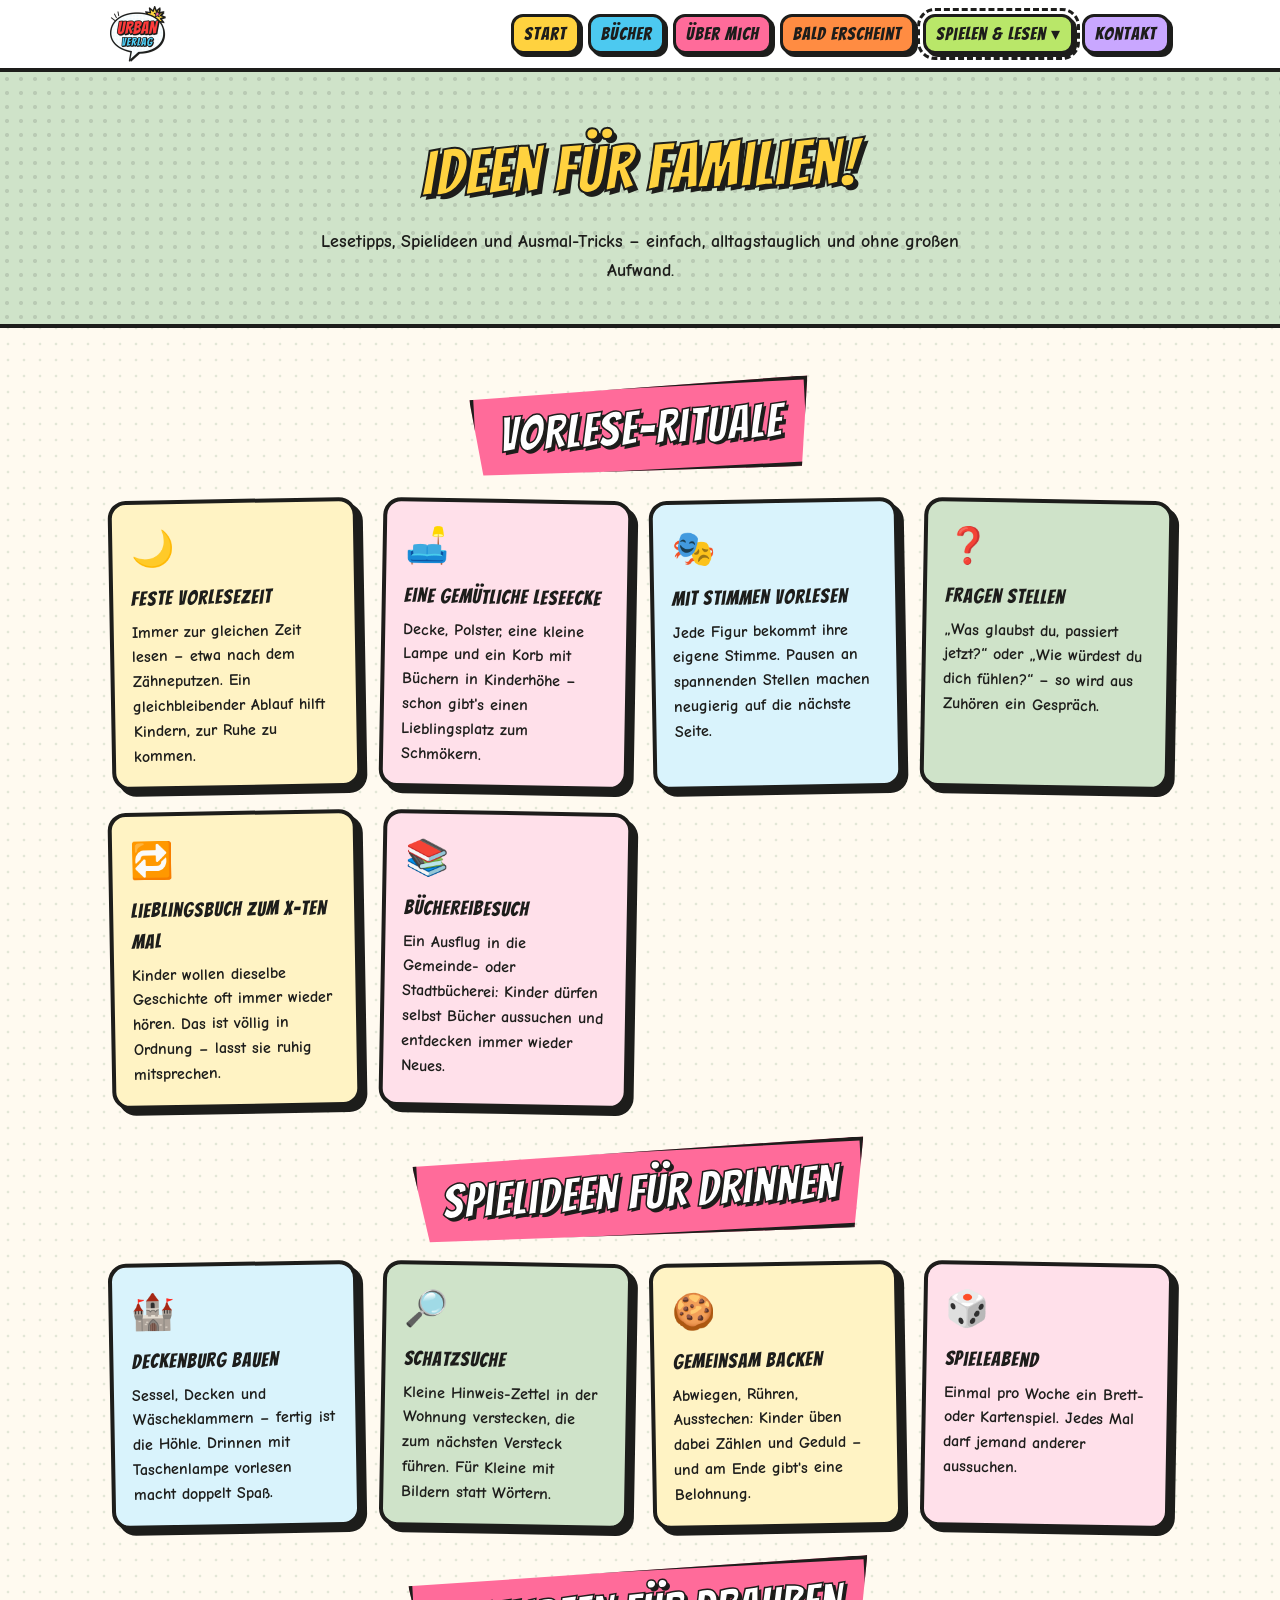
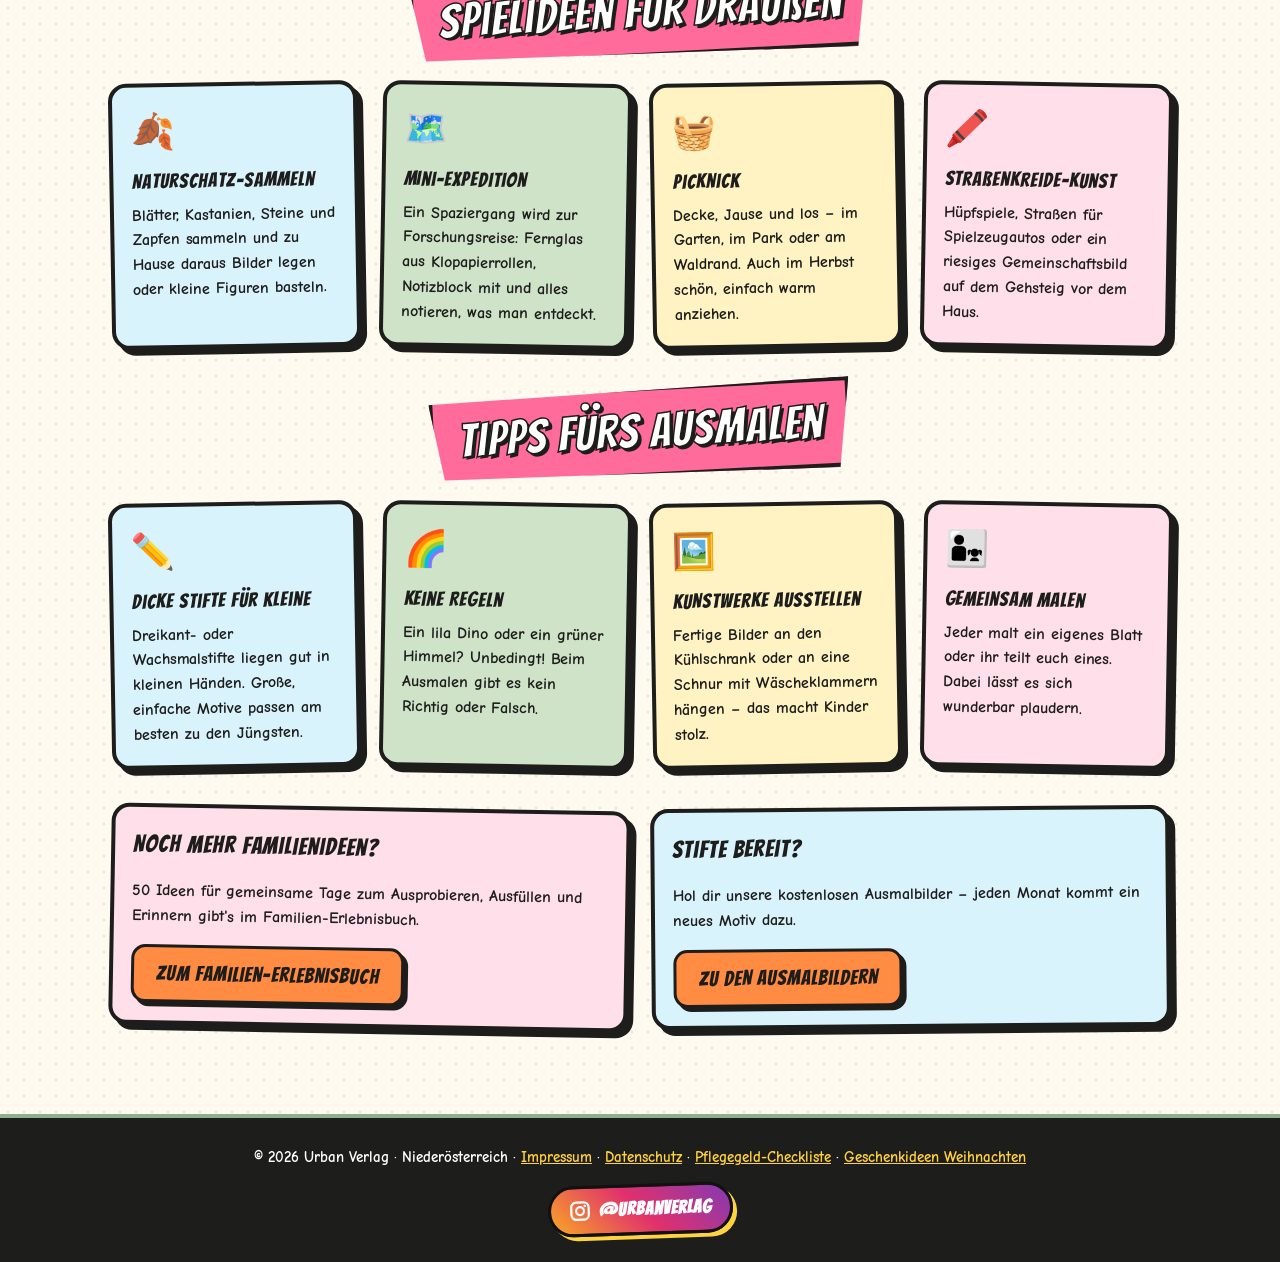
<file: ideen.html>
<!DOCTYPE html><html lang="de-AT"><head><meta charset="utf-8"><meta name="viewport" content="width=device-width,initial-scale=1"><title>Lesetipps & Spielideen für Familien – Urban Verlag</title><meta name="description" content="Praktische Vorlese-Rituale, Spielideen für drinnen und draußen und Tipps zum Ausmalen mit Kindern – gesammelt vom Urban Verlag."><link rel="canonical" href="https://njrrrc6nn9-ux.github.io/urban-verlag/ideen.html"><meta property="og:type" content="website"><meta property="og:site_name" content="Urban Verlag"><meta property="og:locale" content="de_AT"><meta property="og:title" content="Lesetipps & Spielideen für Familien – Urban Verlag"><meta property="og:description" content="Praktische Vorlese-Rituale, Spielideen für drinnen und draußen und Tipps zum Ausmalen mit Kindern – gesammelt vom Urban Verlag."><meta property="og:url" content="https://njrrrc6nn9-ux.github.io/urban-verlag/ideen.html"><meta property="og:image" content="https://njrrrc6nn9-ux.github.io/urban-verlag/logo-uv-512.png"><meta name="twitter:card" content="summary"><meta name="twitter:title" content="Lesetipps & Spielideen für Familien – Urban Verlag"><meta name="twitter:description" content="Praktische Vorlese-Rituale, Spielideen für drinnen und draußen und Tipps zum Ausmalen mit Kindern – gesammelt vom Urban Verlag."><meta name="twitter:image" content="https://njrrrc6nn9-ux.github.io/urban-verlag/logo-uv-512.png"><script type="application/ld+json">{"@context": "https://schema.org", "@graph": [{"@type": "Organization", "@id": "https://njrrrc6nn9-ux.github.io/urban-verlag/#org", "name": "Urban Verlag", "url": "https://njrrrc6nn9-ux.github.io/urban-verlag/", "logo": "https://njrrrc6nn9-ux.github.io/urban-verlag/logo-uv-512.png", "sameAs": ["https://www.instagram.com/urbanverlag/"], "address": {"@type": "PostalAddress", "addressRegion": "Niederösterreich", "addressCountry": "AT"}}]}</script><link rel="icon" type="image/png" sizes="64x64" href="favicon-uv.png"><link rel="icon" type="image/png" sizes="32x32" href="favicon-uv-32.png"><link rel="apple-touch-icon" href="logo-uv-512.png"><link rel="stylesheet" href="style.css?v=13"></head><body><header><div class="wrap"><nav><a class="logo" href="index.html"><img src="logo-uv.png" alt="Urban Verlag" width="56" height="56" style="height:56px;width:56px;display:block"></a><input type="checkbox" id="menu" class="menu-toggle" aria-label="Menü öffnen"><label for="menu" class="burger"><i></i> Menü</label><ul><li><a href="index.html">Start</a></li><li><a href="index.html#buecher">Bücher</a></li><li><a href="index.html#ueber">Über mich</a></li><li><a href="bald.html">Bald erscheint</a></li><li class="dd"><details><summary class="on">Spielen &amp; Lesen</summary><div class="dd-panel"><a href="spiele.html">🎮 Minispiele</a><a href="geschichte.html">🌙 Vorlesegeschichte</a><a href="ideen.html" aria-current="page">💡 Ideen</a><a href="ausmalbilder.html">🖍️ Ausmalbilder</a><a href="planer-vorlage.html">🗓️ Gratis-Planerseite</a><a href="rauhnaechte.html">✨ Rauhnächte-Wunschzettel</a><a href="geschenkideen-weihnachten.html">🎁 Geschenkideen</a></div></details></li><li><a href="kontakt.html">Kontakt</a></li></ul></nav></div></header><section class="page-hero"><div class="wrap"><h1>Ideen für Familien!</h1><p>Lesetipps, Spielideen und Ausmal-Tricks – einfach, alltagstauglich und ohne großen Aufwand.</p></div></section>
<section><div class="wrap">
<h2><span class="pow">Vorlese-Rituale</span></h2>
<div class="idea-grid">
<div class="idea c1"><span>🌙</span><h3>Feste Vorlesezeit</h3><p>Immer zur gleichen Zeit lesen – etwa nach dem Zähneputzen. Ein gleichbleibender Ablauf hilft Kindern, zur Ruhe zu kommen.</p></div>
<div class="idea c2"><span>🛋️</span><h3>Eine gemütliche Leseecke</h3><p>Decke, Polster, eine kleine Lampe und ein Korb mit Büchern in Kinderhöhe – schon gibt's einen Lieblingsplatz zum Schmökern.</p></div>
<div class="idea c3"><span>🎭</span><h3>Mit Stimmen vorlesen</h3><p>Jede Figur bekommt ihre eigene Stimme. Pausen an spannenden Stellen machen neugierig auf die nächste Seite.</p></div>
<div class="idea c4"><span>❓</span><h3>Fragen stellen</h3><p>„Was glaubst du, passiert jetzt?“ oder „Wie würdest du dich fühlen?“ – so wird aus Zuhören ein Gespräch.</p></div>
<div class="idea c1"><span>🔁</span><h3>Lieblingsbuch zum x-ten Mal</h3><p>Kinder wollen dieselbe Geschichte oft immer wieder hören. Das ist völlig in Ordnung – lasst sie ruhig mitsprechen.</p></div>
<div class="idea c2"><span>📚</span><h3>Büchereibesuch</h3><p>Ein Ausflug in die Gemeinde- oder Stadtbücherei: Kinder dürfen selbst Bücher aussuchen und entdecken immer wieder Neues.</p></div>
</div>
<h2><span class="pow">Spielideen für drinnen</span></h2>
<div class="idea-grid">
<div class="idea c3"><span>🏰</span><h3>Deckenburg bauen</h3><p>Sessel, Decken und Wäscheklammern – fertig ist die Höhle. Drinnen mit Taschenlampe vorlesen macht doppelt Spaß.</p></div>
<div class="idea c4"><span>🔎</span><h3>Schatzsuche</h3><p>Kleine Hinweis-Zettel in der Wohnung verstecken, die zum nächsten Versteck führen. Für Kleine mit Bildern statt Wörtern.</p></div>
<div class="idea c1"><span>🍪</span><h3>Gemeinsam backen</h3><p>Abwiegen, Rühren, Ausstechen: Kinder üben dabei Zählen und Geduld – und am Ende gibt's eine Belohnung.</p></div>
<div class="idea c2"><span>🎲</span><h3>Spieleabend</h3><p>Einmal pro Woche ein Brett- oder Kartenspiel. Jedes Mal darf jemand anderer aussuchen.</p></div>
</div>
<h2><span class="pow">Spielideen für draußen</span></h2>
<div class="idea-grid">
<div class="idea c3"><span>🍂</span><h3>Naturschatz-Sammeln</h3><p>Blätter, Kastanien, Steine und Zapfen sammeln und zu Hause daraus Bilder legen oder kleine Figuren basteln.</p></div>
<div class="idea c4"><span>🗺️</span><h3>Mini-Expedition</h3><p>Ein Spaziergang wird zur Forschungsreise: Fernglas aus Klopapierrollen, Notizblock mit und alles notieren, was man entdeckt.</p></div>
<div class="idea c1"><span>🧺</span><h3>Picknick</h3><p>Decke, Jause und los – im Garten, im Park oder am Waldrand. Auch im Herbst schön, einfach warm anziehen.</p></div>
<div class="idea c2"><span>🖍️</span><h3>Straßenkreide-Kunst</h3><p>Hüpfspiele, Straßen für Spielzeugautos oder ein riesiges Gemeinschaftsbild auf dem Gehsteig vor dem Haus.</p></div>
</div>
<h2><span class="pow">Tipps fürs Ausmalen</span></h2>
<div class="idea-grid">
<div class="idea c3"><span>✏️</span><h3>Dicke Stifte für Kleine</h3><p>Dreikant- oder Wachsmalstifte liegen gut in kleinen Händen. Große, einfache Motive passen am besten zu den Jüngsten.</p></div>
<div class="idea c4"><span>🌈</span><h3>Keine Regeln</h3><p>Ein lila Dino oder ein grüner Himmel? Unbedingt! Beim Ausmalen gibt es kein Richtig oder Falsch.</p></div>
<div class="idea c1"><span>🖼️</span><h3>Kunstwerke ausstellen</h3><p>Fertige Bilder an den Kühlschrank oder an eine Schnur mit Wäscheklammern hängen – das macht Kinder stolz.</p></div>
<div class="idea c2"><span>👨‍👧</span><h3>Gemeinsam malen</h3><p>Jeder malt ein eigenes Blatt oder ihr teilt euch eines. Dabei lässt es sich wunderbar plaudern.</p></div>
</div>
<div class="cta-row">
<div class="cta c2"><h3>Noch mehr Familienideen?</h3><p>50 Ideen für gemeinsame Tage zum Ausprobieren, Ausfüllen und Erinnern gibt's im Familien-Erlebnisbuch.</p><a class="btn" href="https://www.amazon.de/dp/B0HMNW57FQ" target="_blank" rel="noopener">Zum Familien-Erlebnisbuch</a></div>
<div class="cta c3"><h3>Stifte bereit?</h3><p>Hol dir unsere kostenlosen Ausmalbilder – jeden Monat kommt ein neues Motiv dazu.</p><a class="btn" href="ausmalbilder.html">Zu den Ausmalbildern</a></div>
</div>
</div></section><footer><div class="wrap">© 2026 Urban Verlag · Niederösterreich · <a href="impressum.html">Impressum</a> · <a href="datenschutz.html">Datenschutz</a> · <a href="pflegegeld-checkliste.html">Pflegegeld-Checkliste</a> · <a href="geschenkideen-weihnachten.html">Geschenkideen Weihnachten</a><p class="ig-foot"><a class="btn-ig" href="https://www.instagram.com/urbanverlag/" target="_blank" rel="noopener noreferrer" aria-label="Urban Verlag auf Instagram (öffnet in neuem Tab)"><svg class="ig-ico" viewBox="0 0 24 24" width="22" height="22" aria-hidden="true" focusable="false"><rect x="2.5" y="2.5" width="19" height="19" rx="5.5" fill="none" stroke="currentColor" stroke-width="2.4"/><circle cx="12" cy="12" r="4.3" fill="none" stroke="currentColor" stroke-width="2.4"/><circle cx="17.4" cy="6.6" r="1.4" fill="currentColor"/></svg><span>@UrbanVerlag</span></a></p></div></footer><script>document.querySelectorAll("nav ul a").forEach(function(a){a.addEventListener("click",function(){var m=document.getElementById("menu");if(m)m.checked=false;});});document.addEventListener("click",function(e){document.querySelectorAll("nav details[open]").forEach(function(d){if(!d.contains(e.target))d.removeAttribute("open");});});document.addEventListener("keydown",function(e){if(e.key==="Escape")document.querySelectorAll("nav details[open]").forEach(function(d){d.removeAttribute("open");});});</script></body></html>
</file>
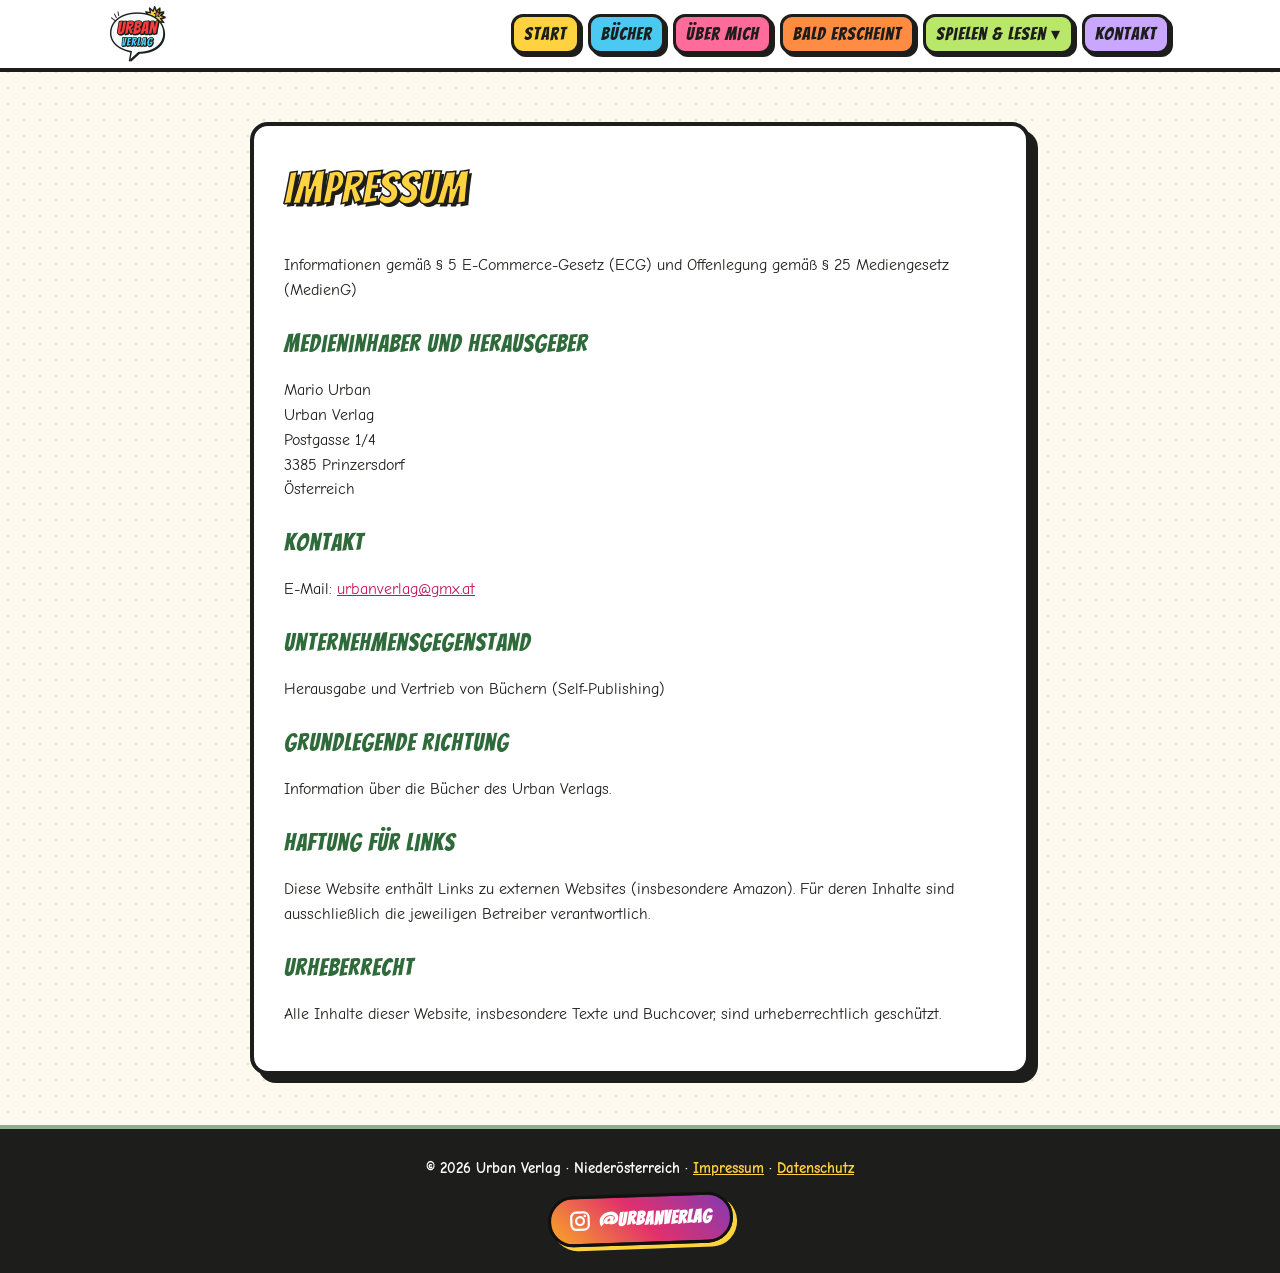
<file: impressum.html>
<!DOCTYPE html><html lang="de-AT"><head><meta charset="utf-8"><meta name="viewport" content="width=device-width,initial-scale=1"><title>Impressum – Urban Verlag</title><meta name="description" content="Impressum und Offenlegung des Urban Verlags gemäß österreichischem Recht."><link rel="canonical" href="https://njrrrc6nn9-ux.github.io/urban-verlag/impressum.html"><meta property="og:type" content="website"><meta property="og:site_name" content="Urban Verlag"><meta property="og:locale" content="de_AT"><meta property="og:title" content="Impressum – Urban Verlag"><meta property="og:description" content="Impressum und Offenlegung des Urban Verlags gemäß österreichischem Recht."><meta property="og:url" content="https://njrrrc6nn9-ux.github.io/urban-verlag/impressum.html"><meta property="og:image" content="https://njrrrc6nn9-ux.github.io/urban-verlag/logo-uv-512.png"><meta name="twitter:card" content="summary"><meta name="twitter:title" content="Impressum – Urban Verlag"><meta name="twitter:description" content="Impressum und Offenlegung des Urban Verlags gemäß österreichischem Recht."><meta name="twitter:image" content="https://njrrrc6nn9-ux.github.io/urban-verlag/logo-uv-512.png"><script type="application/ld+json">{"@context": "https://schema.org", "@graph": [{"@type": "Organization", "@id": "https://njrrrc6nn9-ux.github.io/urban-verlag/#org", "name": "Urban Verlag", "url": "https://njrrrc6nn9-ux.github.io/urban-verlag/", "logo": "https://njrrrc6nn9-ux.github.io/urban-verlag/logo-uv-512.png", "sameAs": ["https://www.instagram.com/urbanverlag/"], "address": {"@type": "PostalAddress", "addressRegion": "Niederösterreich", "addressCountry": "AT"}}]}</script><link rel="icon" type="image/png" sizes="64x64" href="favicon-uv.png"><link rel="icon" type="image/png" sizes="32x32" href="favicon-uv-32.png"><link rel="apple-touch-icon" href="logo-uv-512.png"><link rel="stylesheet" href="style.css?v=13"></head><body><header><div class="wrap"><nav><a class="logo" href="index.html"><img src="logo-uv.png" alt="Urban Verlag" width="56" height="56" style="height:56px;width:56px;display:block"></a><input type="checkbox" id="menu" class="menu-toggle" aria-label="Menü öffnen"><label for="menu" class="burger"><i></i> Menü</label><ul><li><a href="index.html">Start</a></li><li><a href="index.html#buecher">Bücher</a></li><li><a href="index.html#ueber">Über mich</a></li><li><a href="bald.html">Bald erscheint</a></li><li class="dd"><details><summary>Spielen &amp; Lesen</summary><div class="dd-panel"><a href="spiele.html">🎮 Minispiele</a><a href="geschichte.html">🌙 Vorlesegeschichte</a><a href="ideen.html">💡 Ideen</a><a href="ausmalbilder.html">🖍️ Ausmalbilder</a><a href="planer-vorlage.html">🗓️ Gratis-Planerseite</a></div></details></li><li><a href="kontakt.html">Kontakt</a></li></ul></nav></div></header><main class="legal"><div class="legal-card"><h1>Impressum</h1><p>Informationen gemäß § 5 E-Commerce-Gesetz (ECG) und Offenlegung gemäß § 25 Mediengesetz (MedienG)</p><h3>Medieninhaber und Herausgeber</h3><p>Mario Urban<br>Urban Verlag<br>Postgasse 1/4<br>3385 Prinzersdorf<br>Österreich</p><h3>Kontakt</h3><p>E-Mail: <a href="mailto:urbanverlag@gmx.at">urbanverlag@gmx.at</a></p><h3>Unternehmensgegenstand</h3><p>Herausgabe und Vertrieb von Büchern (Self-Publishing)</p><h3>Grundlegende Richtung</h3><p>Information über die Bücher des Urban Verlags.</p><h3>Haftung für Links</h3><p>Diese Website enthält Links zu externen Websites (insbesondere Amazon). Für deren Inhalte sind ausschließlich die jeweiligen Betreiber verantwortlich.</p><h3>Urheberrecht</h3><p>Alle Inhalte dieser Website, insbesondere Texte und Buchcover, sind urheberrechtlich geschützt.</p></div></main><footer><div class="wrap">© 2026 Urban Verlag · Niederösterreich · <a href="impressum.html">Impressum</a> · <a href="datenschutz.html">Datenschutz</a><p class="ig-foot"><a class="btn-ig" href="https://www.instagram.com/urbanverlag/" target="_blank" rel="noopener noreferrer" aria-label="Urban Verlag auf Instagram (öffnet in neuem Tab)"><svg class="ig-ico" viewBox="0 0 24 24" width="22" height="22" aria-hidden="true" focusable="false"><rect x="2.5" y="2.5" width="19" height="19" rx="5.5" fill="none" stroke="currentColor" stroke-width="2.4"/><circle cx="12" cy="12" r="4.3" fill="none" stroke="currentColor" stroke-width="2.4"/><circle cx="17.4" cy="6.6" r="1.4" fill="currentColor"/></svg><span>@UrbanVerlag</span></a></p></div></footer><script>document.querySelectorAll("nav ul a").forEach(function(a){a.addEventListener("click",function(){var m=document.getElementById("menu");if(m)m.checked=false;});});document.addEventListener("click",function(e){document.querySelectorAll("nav details[open]").forEach(function(d){if(!d.contains(e.target))d.removeAttribute("open");});});document.addEventListener("keydown",function(e){if(e.key==="Escape")document.querySelectorAll("nav details[open]").forEach(function(d){d.removeAttribute("open");});});</script></body></html>
</file>
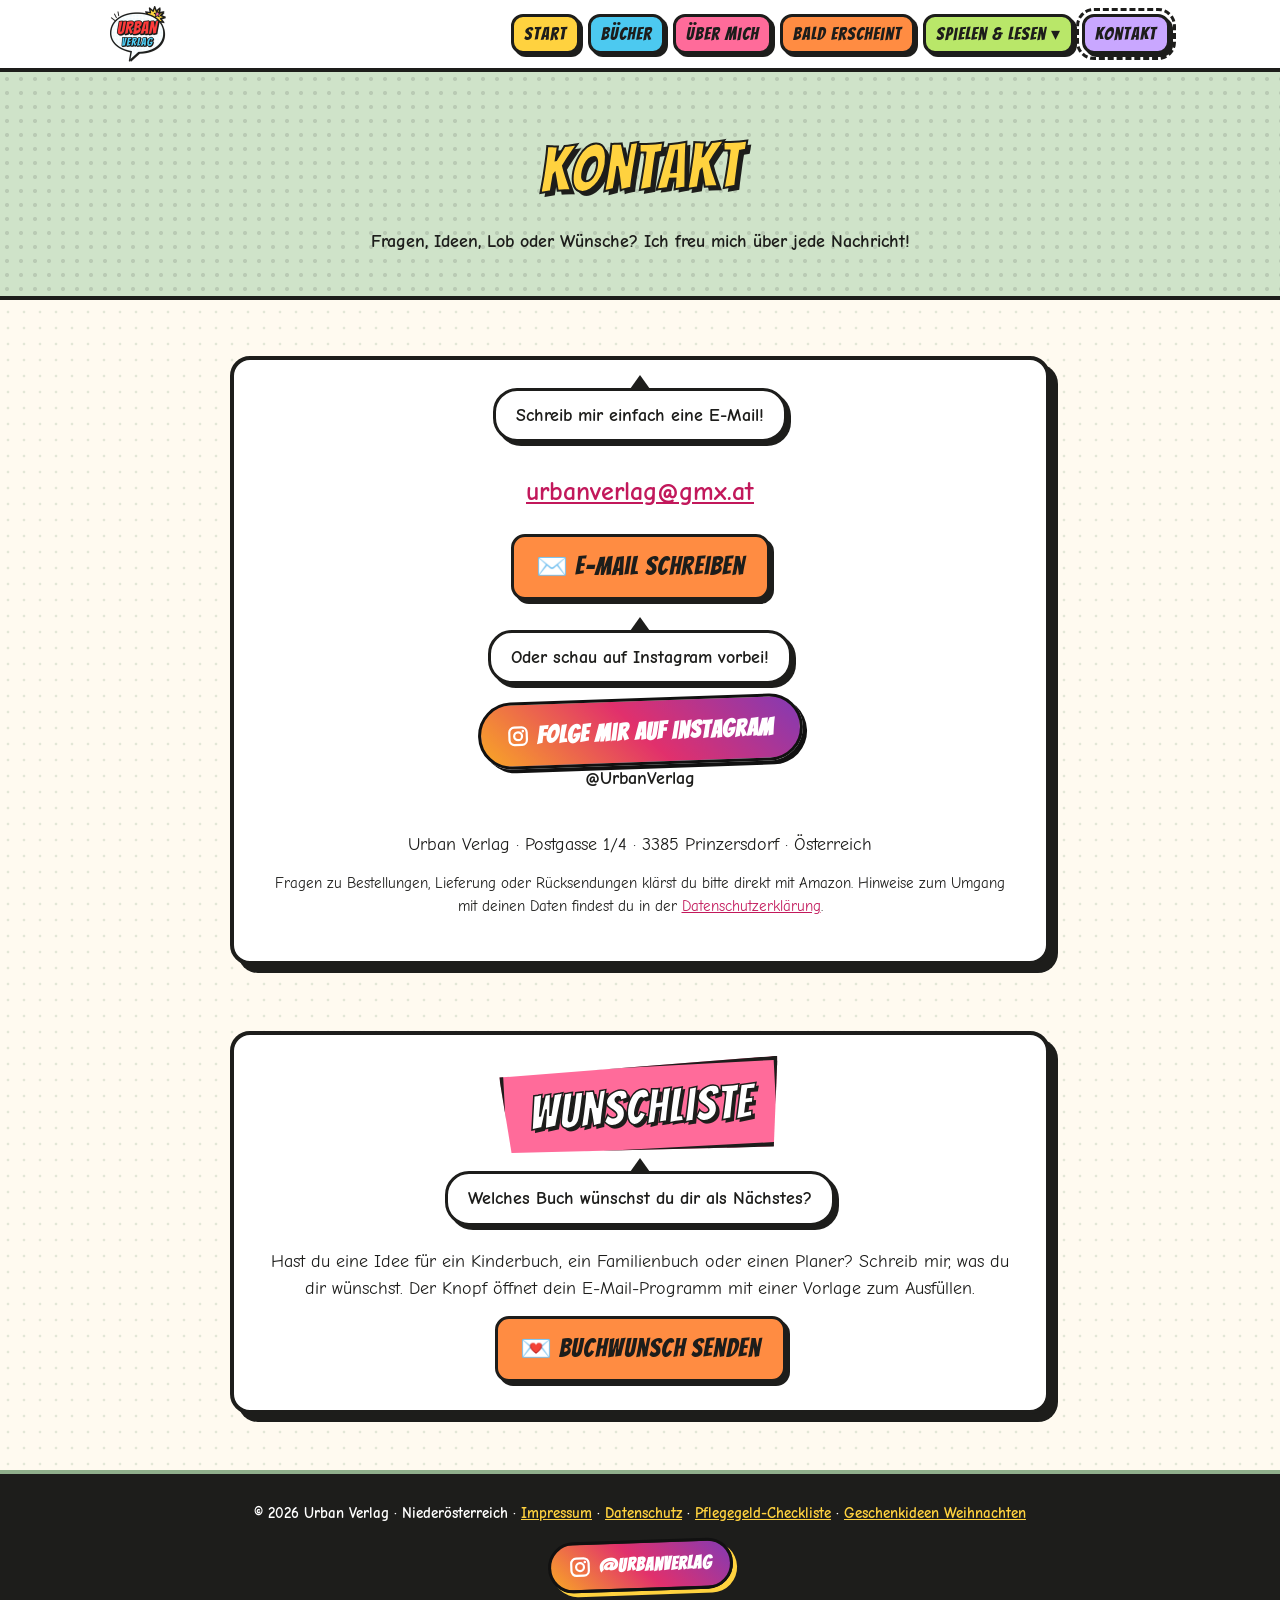
<file: kontakt.html>
<!DOCTYPE html><html lang="de-AT"><head><meta charset="utf-8"><meta name="viewport" content="width=device-width,initial-scale=1"><title>Kontakt – Urban Verlag</title><meta name="description" content="So erreichst du den Urban Verlag: Fragen, Ideen oder Feedback zu den Büchern gern per E-Mail."><link rel="canonical" href="https://njrrrc6nn9-ux.github.io/urban-verlag/kontakt.html"><meta property="og:type" content="website"><meta property="og:site_name" content="Urban Verlag"><meta property="og:locale" content="de_AT"><meta property="og:title" content="Kontakt – Urban Verlag"><meta property="og:description" content="So erreichst du den Urban Verlag: Fragen, Ideen oder Feedback zu den Büchern gern per E-Mail."><meta property="og:url" content="https://njrrrc6nn9-ux.github.io/urban-verlag/kontakt.html"><meta property="og:image" content="https://njrrrc6nn9-ux.github.io/urban-verlag/logo-uv-512.png"><meta name="twitter:card" content="summary"><meta name="twitter:title" content="Kontakt – Urban Verlag"><meta name="twitter:description" content="So erreichst du den Urban Verlag: Fragen, Ideen oder Feedback zu den Büchern gern per E-Mail."><meta name="twitter:image" content="https://njrrrc6nn9-ux.github.io/urban-verlag/logo-uv-512.png"><script type="application/ld+json">{"@context": "https://schema.org", "@graph": [{"@type": "Organization", "@id": "https://njrrrc6nn9-ux.github.io/urban-verlag/#org", "name": "Urban Verlag", "url": "https://njrrrc6nn9-ux.github.io/urban-verlag/", "logo": "https://njrrrc6nn9-ux.github.io/urban-verlag/logo-uv-512.png", "sameAs": ["https://www.instagram.com/urbanverlag/"], "address": {"@type": "PostalAddress", "addressRegion": "Niederösterreich", "addressCountry": "AT"}}]}</script><link rel="icon" type="image/png" sizes="64x64" href="favicon-uv.png"><link rel="icon" type="image/png" sizes="32x32" href="favicon-uv-32.png"><link rel="apple-touch-icon" href="logo-uv-512.png"><link rel="stylesheet" href="style.css?v=13"></head><body><header><div class="wrap"><nav><a class="logo" href="index.html"><img src="logo-uv.png" alt="Urban Verlag" width="56" height="56" style="height:56px;width:56px;display:block"></a><input type="checkbox" id="menu" class="menu-toggle" aria-label="Menü öffnen"><label for="menu" class="burger"><i></i> Menü</label><ul><li><a href="index.html">Start</a></li><li><a href="index.html#buecher">Bücher</a></li><li><a href="index.html#ueber">Über mich</a></li><li><a href="bald.html">Bald erscheint</a></li><li class="dd"><details><summary>Spielen &amp; Lesen</summary><div class="dd-panel"><a href="spiele.html">🎮 Minispiele</a><a href="geschichte.html">🌙 Vorlesegeschichte</a><a href="ideen.html">💡 Ideen</a><a href="ausmalbilder.html">🖍️ Ausmalbilder</a><a href="planer-vorlage.html">🗓️ Gratis-Planerseite</a><a href="rauhnaechte.html">✨ Rauhnächte-Wunschzettel</a><a href="geschenkideen-weihnachten.html">🎁 Geschenkideen</a></div></details></li><li><a href="kontakt.html" class="on" aria-current="page">Kontakt</a></li></ul></nav></div></header><section class="page-hero"><div class="wrap"><h1>Kontakt</h1><p>Fragen, Ideen, Lob oder Wünsche? Ich freu mich über jede Nachricht!</p></div></section>
<section><div class="wrap"><div class="panel contact"><div class="bubble">Schreib mir einfach eine E-Mail!</div><p class="mail"><a href="mailto:urbanverlag@gmx.at">urbanverlag@gmx.at</a></p><a class="btn" href="mailto:urbanverlag@gmx.at?subject=Anfrage%20%C3%BCber%20die%20Webseite">✉️ E-Mail schreiben</a><div class="ig-cta"><div class="bubble">Oder schau auf Instagram vorbei!</div><a class="btn-ig big" href="https://www.instagram.com/urbanverlag/" target="_blank" rel="noopener noreferrer"><svg class="ig-ico" viewBox="0 0 24 24" width="22" height="22" aria-hidden="true" focusable="false"><rect x="2.5" y="2.5" width="19" height="19" rx="5.5" fill="none" stroke="currentColor" stroke-width="2.4"/><circle cx="12" cy="12" r="4.3" fill="none" stroke="currentColor" stroke-width="2.4"/><circle cx="17.4" cy="6.6" r="1.4" fill="currentColor"/></svg><span>Folge mir auf Instagram</span></a><p class="ig-handle">@UrbanVerlag</p></div><p style="margin-top:24px;font-weight:400">Urban Verlag · Postgasse 1/4 · 3385 Prinzersdorf · Österreich</p><p style="font-weight:400;font-size:.95rem">Fragen zu Bestellungen, Lieferung oder Rücksendungen klärst du bitte direkt mit Amazon. Hinweise zum Umgang mit deinen Daten findest du in der <a href="datenschutz.html">Datenschutzerklärung</a>.</p></div></div></section><section style="padding-top:0"><div class="wrap"><div class="panel contact wish-panel"><h2 class="wish-h"><span class="pow">Wunschliste</span></h2><div class="bubble">Welches Buch wünschst du dir als Nächstes?</div><p>Hast du eine Idee für ein Kinderbuch, ein Familienbuch oder einen Planer? Schreib mir, was du dir wünschst. Der Knopf öffnet dein E-Mail-Programm mit einer Vorlage zum Ausfüllen.</p><a class="btn" href="mailto:urbanverlag@gmx.at?subject=Buchwunsch%20f%C3%BCr%20den%20Urban%20Verlag&amp;body=Hallo%20Urban%20Verlag%2C%0A%0Aich%20w%C3%BCnsche%20mir%20als%20n%C3%A4chstes%20Buch%3A%0A%0AThema%20%2F%20Titel%3A%0A%0AF%C3%BCr%20wen%20%28z.%20B.%20Alter%2C%20Zielgruppe%29%3A%0A%0AWarum%20ich%20das%20gut%20f%C3%A4nde%3A%0A%0ALiebe%20Gr%C3%BC%C3%9Fe%0A">💌 Buchwunsch senden</a></div></div></section><footer><div class="wrap">© 2026 Urban Verlag · Niederösterreich · <a href="impressum.html">Impressum</a> · <a href="datenschutz.html">Datenschutz</a> · <a href="pflegegeld-checkliste.html">Pflegegeld-Checkliste</a> · <a href="geschenkideen-weihnachten.html">Geschenkideen Weihnachten</a><p class="ig-foot"><a class="btn-ig" href="https://www.instagram.com/urbanverlag/" target="_blank" rel="noopener noreferrer" aria-label="Urban Verlag auf Instagram (öffnet in neuem Tab)"><svg class="ig-ico" viewBox="0 0 24 24" width="22" height="22" aria-hidden="true" focusable="false"><rect x="2.5" y="2.5" width="19" height="19" rx="5.5" fill="none" stroke="currentColor" stroke-width="2.4"/><circle cx="12" cy="12" r="4.3" fill="none" stroke="currentColor" stroke-width="2.4"/><circle cx="17.4" cy="6.6" r="1.4" fill="currentColor"/></svg><span>@UrbanVerlag</span></a></p></div></footer><script>document.querySelectorAll("nav ul a").forEach(function(a){a.addEventListener("click",function(){var m=document.getElementById("menu");if(m)m.checked=false;});});document.addEventListener("click",function(e){document.querySelectorAll("nav details[open]").forEach(function(d){if(!d.contains(e.target))d.removeAttribute("open");});});document.addEventListener("keydown",function(e){if(e.key==="Escape")document.querySelectorAll("nav details[open]").forEach(function(d){d.removeAttribute("open");});});</script></body></html>
</file>
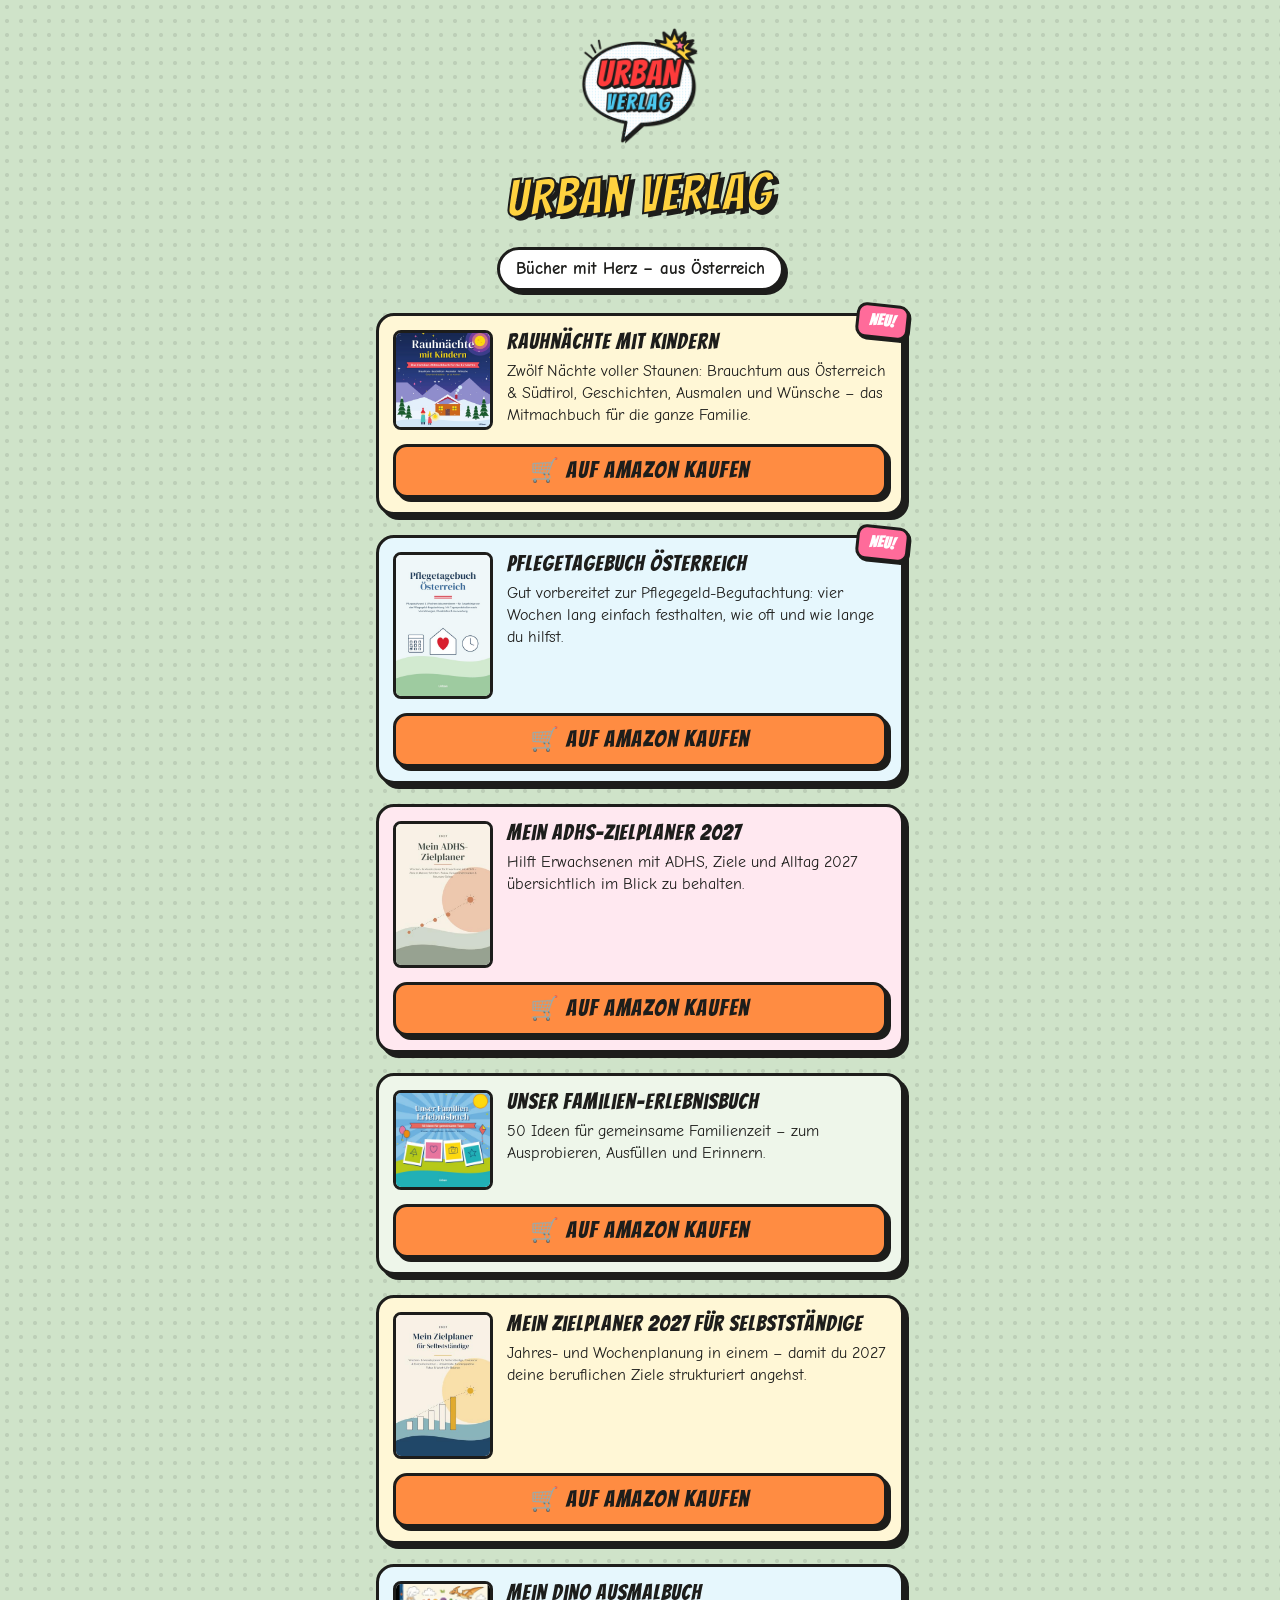
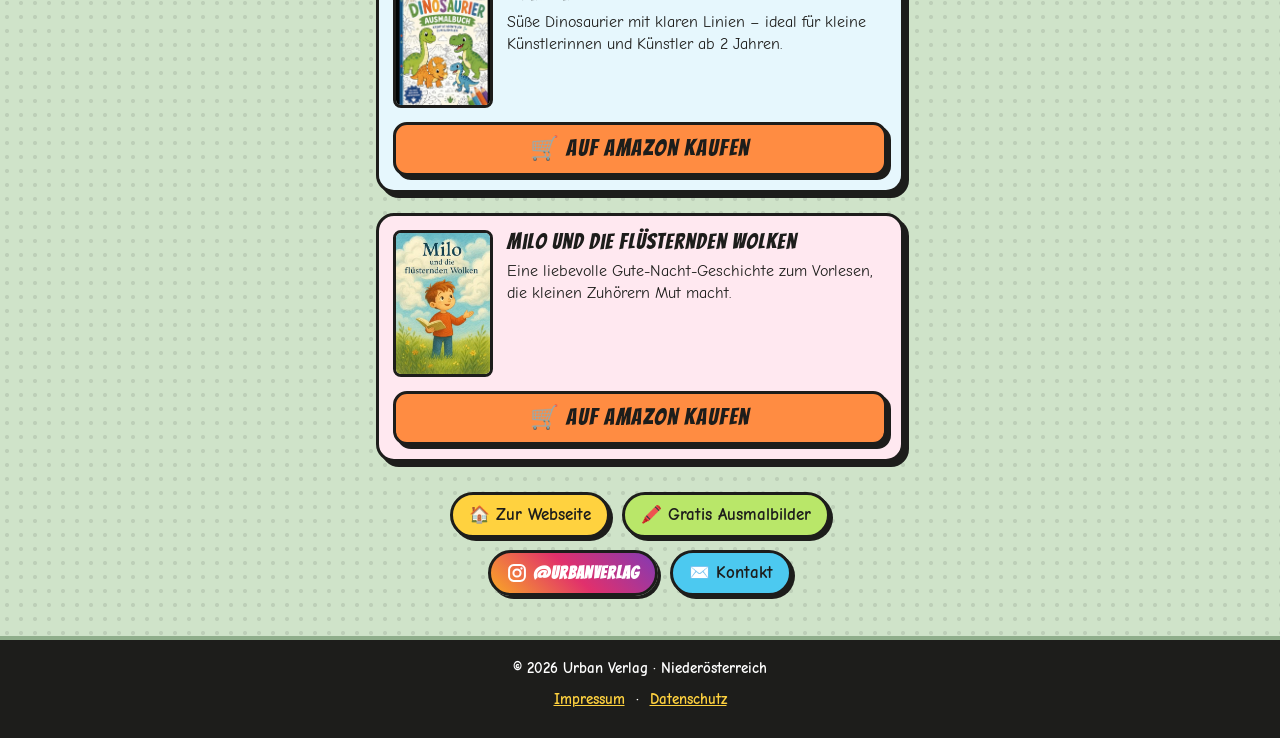
<file: links.html>
<!DOCTYPE html><html lang="de-AT"><head><meta charset="utf-8"><meta name="viewport" content="width=device-width,initial-scale=1"><title>Urban Verlag – Alle Bücher auf einen Blick</title><meta name="description" content="Alle Bücher vom Urban Verlag auf einen Blick: Rauhnächte mit Kindern, Pflegetagebuch Österreich, Zielplaner 2027, Familien-Erlebnisbuch, Dino-Ausmalbuch und Milo – direkt zu Amazon."><link rel="canonical" href="https://njrrrc6nn9-ux.github.io/urban-verlag/links.html"><meta property="og:type" content="website"><meta property="og:site_name" content="Urban Verlag"><meta property="og:locale" content="de_AT"><meta property="og:title" content="Urban Verlag – Alle Bücher auf einen Blick"><meta property="og:description" content="Alle Bücher vom Urban Verlag auf einen Blick: Rauhnächte mit Kindern, Pflegetagebuch Österreich, Zielplaner 2027, Familien-Erlebnisbuch, Dino-Ausmalbuch und Milo – direkt zu Amazon."><meta property="og:url" content="https://njrrrc6nn9-ux.github.io/urban-verlag/links.html"><meta property="og:image" content="https://njrrrc6nn9-ux.github.io/urban-verlag/logo-uv-512.png"><meta property="og:image:width" content="512"><meta property="og:image:height" content="512"><meta name="twitter:card" content="summary"><meta name="twitter:title" content="Urban Verlag – Alle Bücher auf einen Blick"><meta name="twitter:description" content="Alle Bücher vom Urban Verlag auf einen Blick: Rauhnächte mit Kindern, Pflegetagebuch Österreich, Zielplaner 2027, Familien-Erlebnisbuch, Dino-Ausmalbuch und Milo – direkt zu Amazon."><meta name="twitter:image" content="https://njrrrc6nn9-ux.github.io/urban-verlag/logo-uv-512.png"><meta name="theme-color" content="#cfe3c9"><script type="application/ld+json">{"@context": "https://schema.org", "@graph": [{"@type": "CollectionPage", "name": "Urban Verlag – Alle Bücher auf einen Blick", "url": "https://njrrrc6nn9-ux.github.io/urban-verlag/links.html", "description": "Alle Bücher vom Urban Verlag auf einen Blick: Rauhnächte mit Kindern, Pflegetagebuch Österreich, Zielplaner 2027, Familien-Erlebnisbuch, Dino-Ausmalbuch und Milo – direkt zu Amazon.", "inLanguage": "de-AT", "publisher": {"@type": "Organization", "name": "Urban Verlag", "url": "https://njrrrc6nn9-ux.github.io/urban-verlag/", "logo": "https://njrrrc6nn9-ux.github.io/urban-verlag/logo-uv-512.png", "sameAs": ["https://www.instagram.com/urbanverlag/"]}}, {"@type": "ItemList", "itemListElement": [{"@type": "ListItem", "position": 1, "name": "Rauhnächte mit Kindern", "url": "https://www.amazon.de/dp/B0HNS5Y8FM"}, {"@type": "ListItem", "position": 2, "name": "Pflegetagebuch Österreich", "url": "https://www.amazon.de/dp/B0HNFZFKXL"}, {"@type": "ListItem", "position": 3, "name": "Mein ADHS-Zielplaner 2027", "url": "https://www.amazon.de/dp/B0HMM38P48"}, {"@type": "ListItem", "position": 4, "name": "Unser Familien-Erlebnisbuch", "url": "https://www.amazon.de/dp/B0HMNW57FQ"}, {"@type": "ListItem", "position": 5, "name": "Mein Zielplaner 2027 für Selbstständige", "url": "https://www.amazon.de/dp/B0HMNTGHZL"}, {"@type": "ListItem", "position": 6, "name": "Mein Dino Ausmalbuch", "url": "https://www.amazon.de/dp/B0H2GQJDFB"}, {"@type": "ListItem", "position": 7, "name": "Milo und die flüsternden Wolken", "url": "https://www.amazon.de/dp/B0FQ48QYNH"}]}]}</script><link rel="icon" type="image/png" sizes="64x64" href="favicon-uv.png"><link rel="icon" type="image/png" sizes="32x32" href="favicon-uv-32.png"><link rel="apple-touch-icon" href="logo-uv-512.png"><link rel="stylesheet" href="style.css?v=13"><style>
.lk{max-width:560px;margin:0 auto;padding:26px 16px 34px}
.lk-head{text-align:center;margin-bottom:22px}
.lk-head img{width:120px;height:120px;display:block;margin:0 auto 10px}
.lk-head h1{font-family:Bangers,cursive;font-weight:400;letter-spacing:2px;font-size:clamp(2.4rem,11vw,3.2rem);margin:0;color:var(--sun);-webkit-text-stroke:2px var(--ink);text-shadow:4px 4px 0 var(--ink);transform:rotate(-1.5deg)}
.lk-head p{display:inline-block;margin:12px 0 0;background:#fff;border:3px solid var(--ink);border-radius:999px;padding:6px 16px;box-shadow:4px 4px 0 var(--ink);font-size:1.05rem}
.lk-list{list-style:none;margin:0;padding:0;display:grid;gap:20px}
.lk-card{position:relative;display:grid;grid-template-columns:84px 1fr;grid-template-rows:auto 1fr auto;gap:6px 14px;align-items:start;background:#fff;border:3px solid var(--ink);border-radius:18px;padding:14px;box-shadow:5px 5px 0 var(--ink)}
.lk-card:nth-child(4n+1){background:#fff7d6}.lk-card:nth-child(4n+2){background:#e6f7fd}.lk-card:nth-child(4n+3){background:#ffe8f0}.lk-card:nth-child(4n){background:#eef6ea}
.lk-card img{width:84px;height:auto;max-height:126px;object-fit:contain;border:3px solid var(--ink);border-radius:8px;background:#fff;grid-row:span 2}
.lk-card h2{all:unset;display:block;font-family:Bangers,cursive;font-weight:400;letter-spacing:1px;font-size:1.35rem;line-height:1.15}
.lk-card p{margin:0;font-size:.98rem;line-height:1.4;font-weight:400}
.lk-card .new{position:absolute;top:-12px;right:-8px;background:var(--pink);color:#fff;font-family:Bangers,cursive;letter-spacing:1px;font-size:1rem;padding:2px 10px;border:3px solid var(--ink);border-radius:10px;transform:rotate(6deg);box-shadow:2px 2px 0 var(--ink)}
.lk-buy{grid-column:1/-1;display:flex;align-items:center;justify-content:center;gap:8px;min-height:54px;margin-top:8px;background:var(--orange);color:var(--ink);font-family:Bangers,cursive;font-weight:400;letter-spacing:1.5px;font-size:1.45rem;text-decoration:none;border:3px solid var(--ink);border-radius:14px;box-shadow:4px 4px 0 var(--ink);transition:transform .15s,box-shadow .15s}
.lk-buy:hover,.lk-buy:focus-visible{background:var(--sun);transform:translate(-2px,-2px);box-shadow:6px 6px 0 var(--ink)}
.lk-buy:active{transform:translate(2px,2px);box-shadow:1px 1px 0 var(--ink)}
.lk-buy[aria-disabled=true]{background:#ddd;cursor:not-allowed}
.lk-more{display:flex;flex-wrap:wrap;justify-content:center;gap:12px;margin:30px 0 6px}
.lk-more a{display:inline-flex;align-items:center;gap:6px;min-height:46px;padding:6px 16px;background:#fff;color:var(--ink);text-decoration:none;border:3px solid var(--ink);border-radius:999px;box-shadow:3px 3px 0 var(--ink);font-size:1.05rem}
.lk-more a:nth-child(1){background:var(--sun)}.lk-more a:nth-child(2){background:#b9e769}.lk-more a:nth-child(4){background:var(--sky)}
.lk-more a.btn-ig{background:linear-gradient(45deg,#f9a825,#e1306c 50%,#833ab4);color:#fff;transform:none;font-size:1.05rem;padding:6px 16px;box-shadow:3px 3px 0 var(--ink)}
.lk-more a:hover{transform:translate(-2px,-2px)}
.lk-foot{background:var(--ink);color:#fff;text-align:center;padding:18px 12px;font-size:.92rem;border-top:4px solid var(--sage)}
.lk-foot a{color:var(--sun);display:inline-block;padding:8px 6px}
@media (min-width:700px){.lk-card{grid-template-columns:100px 1fr}.lk-card img{width:100px;max-height:150px}}
@media (prefers-reduced-motion:reduce){.lk-buy,.lk-more a{transition:none}}
</style></head><body class="links-page" style="background:var(--sage2);background-image:radial-gradient(rgba(29,29,27,.10) 2px,transparent 2.2px);background-size:14px 14px">
<main class="lk"><div class="lk-head"><a href="index.html"><img src="logo-uv-512.png" alt="Urban Verlag – zur Startseite" width="120" height="120"></a><h1>Urban Verlag</h1><p>Bücher mit Herz – aus Österreich</p></div>
<ul class="lk-list">
<li class="lk-card"><span class="new">NEU!</span><img src="cover-rauhnaechte.jpg" alt="Cover: Rauhnächte mit Kindern" width="600" height="600" loading="lazy"><h2>Rauhnächte mit Kindern</h2><p>Zwölf Nächte voller Staunen: Brauchtum aus Österreich &amp; Südtirol, Geschichten, Ausmalen und Wünsche – das Mitmachbuch für die ganze Familie.</p><a class="lk-buy" href="https://www.amazon.de/dp/B0HNS5Y8FM" target="_blank" rel="noopener" aria-label="Rauhnächte mit Kindern auf Amazon kaufen (öffnet in neuem Tab)">🛒 Auf Amazon kaufen</a></li>
<li class="lk-card"><span class="new">NEU!</span><img src="cover-pflegetagebuch.jpg" alt="Cover: Pflegetagebuch Österreich" width="600" height="900" loading="lazy"><h2>Pflegetagebuch Österreich</h2><p>Gut vorbereitet zur Pflegegeld-Begutachtung: vier Wochen lang einfach festhalten, wie oft und wie lange du hilfst.</p><a class="lk-buy" href="https://www.amazon.de/dp/B0HNFZFKXL" target="_blank" rel="noopener" aria-label="Pflegetagebuch Österreich auf Amazon kaufen (öffnet in neuem Tab)">🛒 Auf Amazon kaufen</a></li>
<li class="lk-card"><img src="B0HMM38P48.jpg" alt="Cover: Mein ADHS-Zielplaner 2027" width="334" height="500" loading="lazy"><h2>Mein ADHS-Zielplaner 2027</h2><p>Hilft Erwachsenen mit ADHS, Ziele und Alltag 2027 übersichtlich im Blick zu behalten.</p><a class="lk-buy" href="https://www.amazon.de/dp/B0HMM38P48" target="_blank" rel="noopener" aria-label="Mein ADHS-Zielplaner 2027 auf Amazon kaufen (öffnet in neuem Tab)">🛒 Auf Amazon kaufen</a></li>
<li class="lk-card"><img src="B0HMNW57FQ.jpg" alt="Cover: Unser Familien-Erlebnisbuch" width="500" height="500" loading="lazy"><h2>Unser Familien-Erlebnisbuch</h2><p>50 Ideen für gemeinsame Familienzeit – zum Ausprobieren, Ausfüllen und Erinnern.</p><a class="lk-buy" href="https://www.amazon.de/dp/B0HMNW57FQ" target="_blank" rel="noopener" aria-label="Unser Familien-Erlebnisbuch auf Amazon kaufen (öffnet in neuem Tab)">🛒 Auf Amazon kaufen</a></li>
<li class="lk-card"><img src="B0HMNTGHZL.jpg" alt="Cover: Mein Zielplaner 2027 für Selbstständige" width="334" height="500" loading="lazy"><h2>Mein Zielplaner 2027 für Selbstständige</h2><p>Jahres- und Wochenplanung in einem – damit du 2027 deine beruflichen Ziele strukturiert angehst.</p><a class="lk-buy" href="https://www.amazon.de/dp/B0HMNTGHZL" target="_blank" rel="noopener" aria-label="Mein Zielplaner 2027 für Selbstständige auf Amazon kaufen (öffnet in neuem Tab)">🛒 Auf Amazon kaufen</a></li>
<li class="lk-card"><img src="B0H2GQJDFB.jpg" alt="Cover: Mein Dino Ausmalbuch" width="387" height="500" loading="lazy"><h2>Mein Dino Ausmalbuch</h2><p>Süße Dinosaurier mit klaren Linien – ideal für kleine Künstlerinnen und Künstler ab 2 Jahren.</p><a class="lk-buy" href="https://www.amazon.de/dp/B0H2GQJDFB" target="_blank" rel="noopener" aria-label="Mein Dino Ausmalbuch auf Amazon kaufen (öffnet in neuem Tab)">🛒 Auf Amazon kaufen</a></li>
<li class="lk-card"><img src="B0FQ48QYNH.jpg" alt="Cover: Milo und die flüsternden Wolken" width="333" height="500" loading="lazy"><h2>Milo und die flüsternden Wolken</h2><p>Eine liebevolle Gute-Nacht-Geschichte zum Vorlesen, die kleinen Zuhörern Mut macht.</p><a class="lk-buy" href="https://www.amazon.de/dp/B0FQ48QYNH" target="_blank" rel="noopener" aria-label="Milo und die flüsternden Wolken auf Amazon kaufen (öffnet in neuem Tab)">🛒 Auf Amazon kaufen</a></li>
</ul>
<div class="lk-more" role="navigation" aria-label="Mehr vom Urban Verlag"><a href="index.html">🏠 Zur Webseite</a><a href="ausmalbilder.html">🖍️ Gratis Ausmalbilder</a><a class="btn-ig" href="https://www.instagram.com/urbanverlag/" target="_blank" rel="noopener noreferrer" aria-label="Urban Verlag auf Instagram (öffnet in neuem Tab)"><svg class="ig-ico" viewBox="0 0 24 24" width="20" height="20" aria-hidden="true" focusable="false"><rect x="2.5" y="2.5" width="19" height="19" rx="5.5" fill="none" stroke="currentColor" stroke-width="2.4"/><circle cx="12" cy="12" r="4.3" fill="none" stroke="currentColor" stroke-width="2.4"/><circle cx="17.4" cy="6.6" r="1.4" fill="currentColor"/></svg><span>@UrbanVerlag</span></a><a href="kontakt.html">✉️ Kontakt</a></div></main>
<footer class="lk-foot">© 2026 Urban Verlag · Niederösterreich<br><a href="impressum.html">Impressum</a> · <a href="datenschutz.html">Datenschutz</a></footer>
</body></html>
</file>
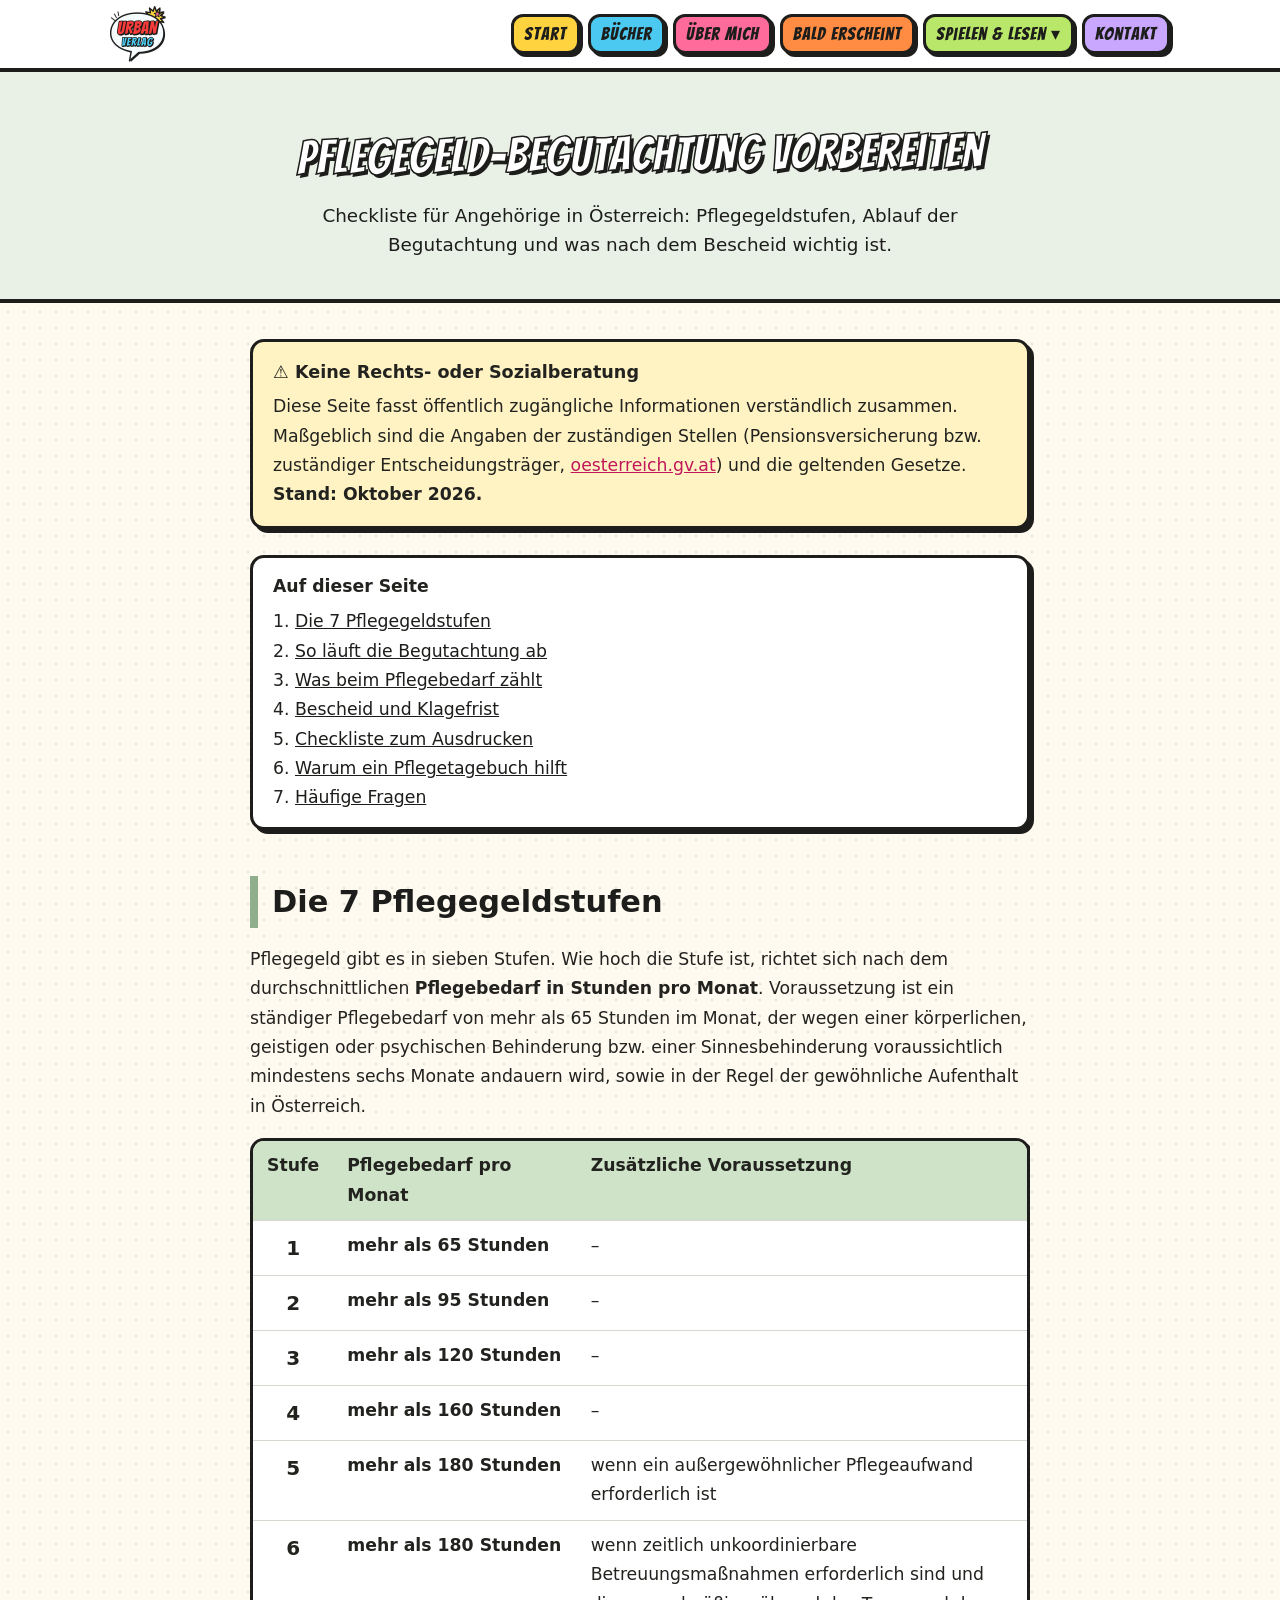
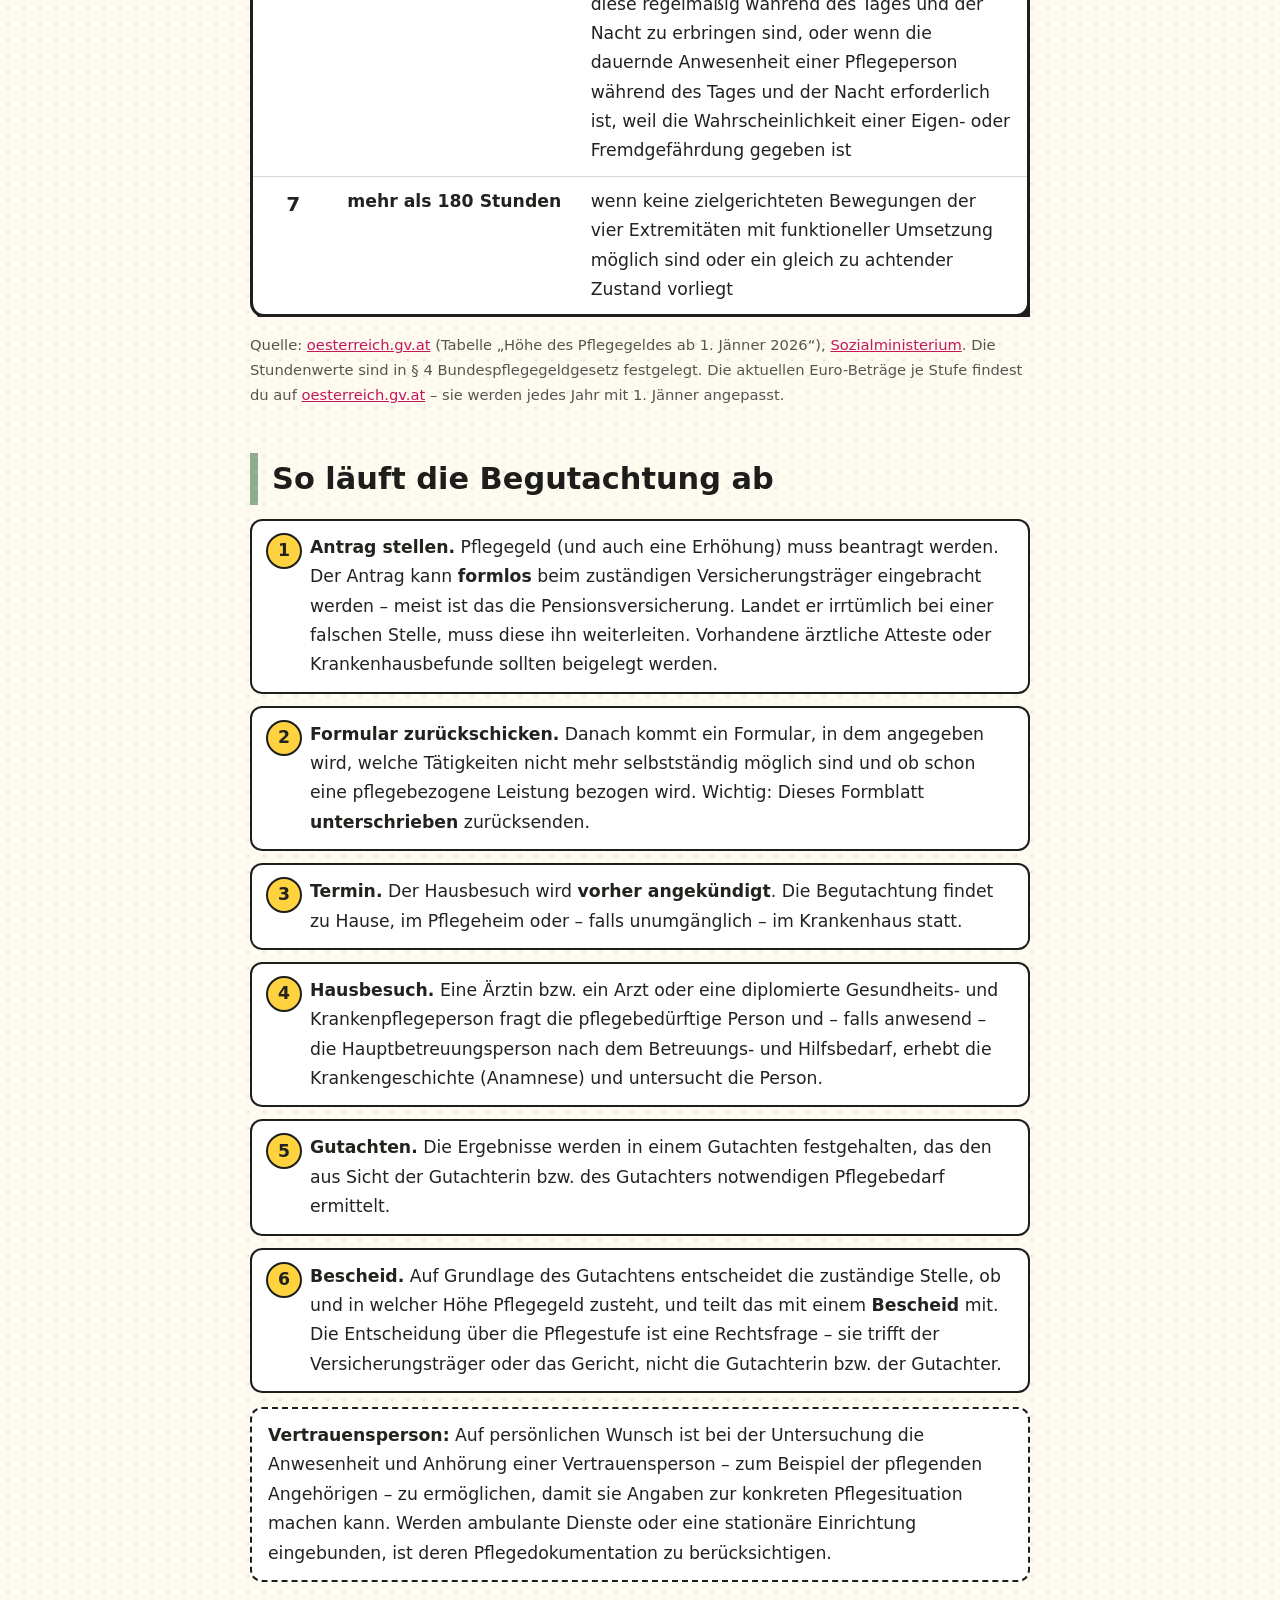
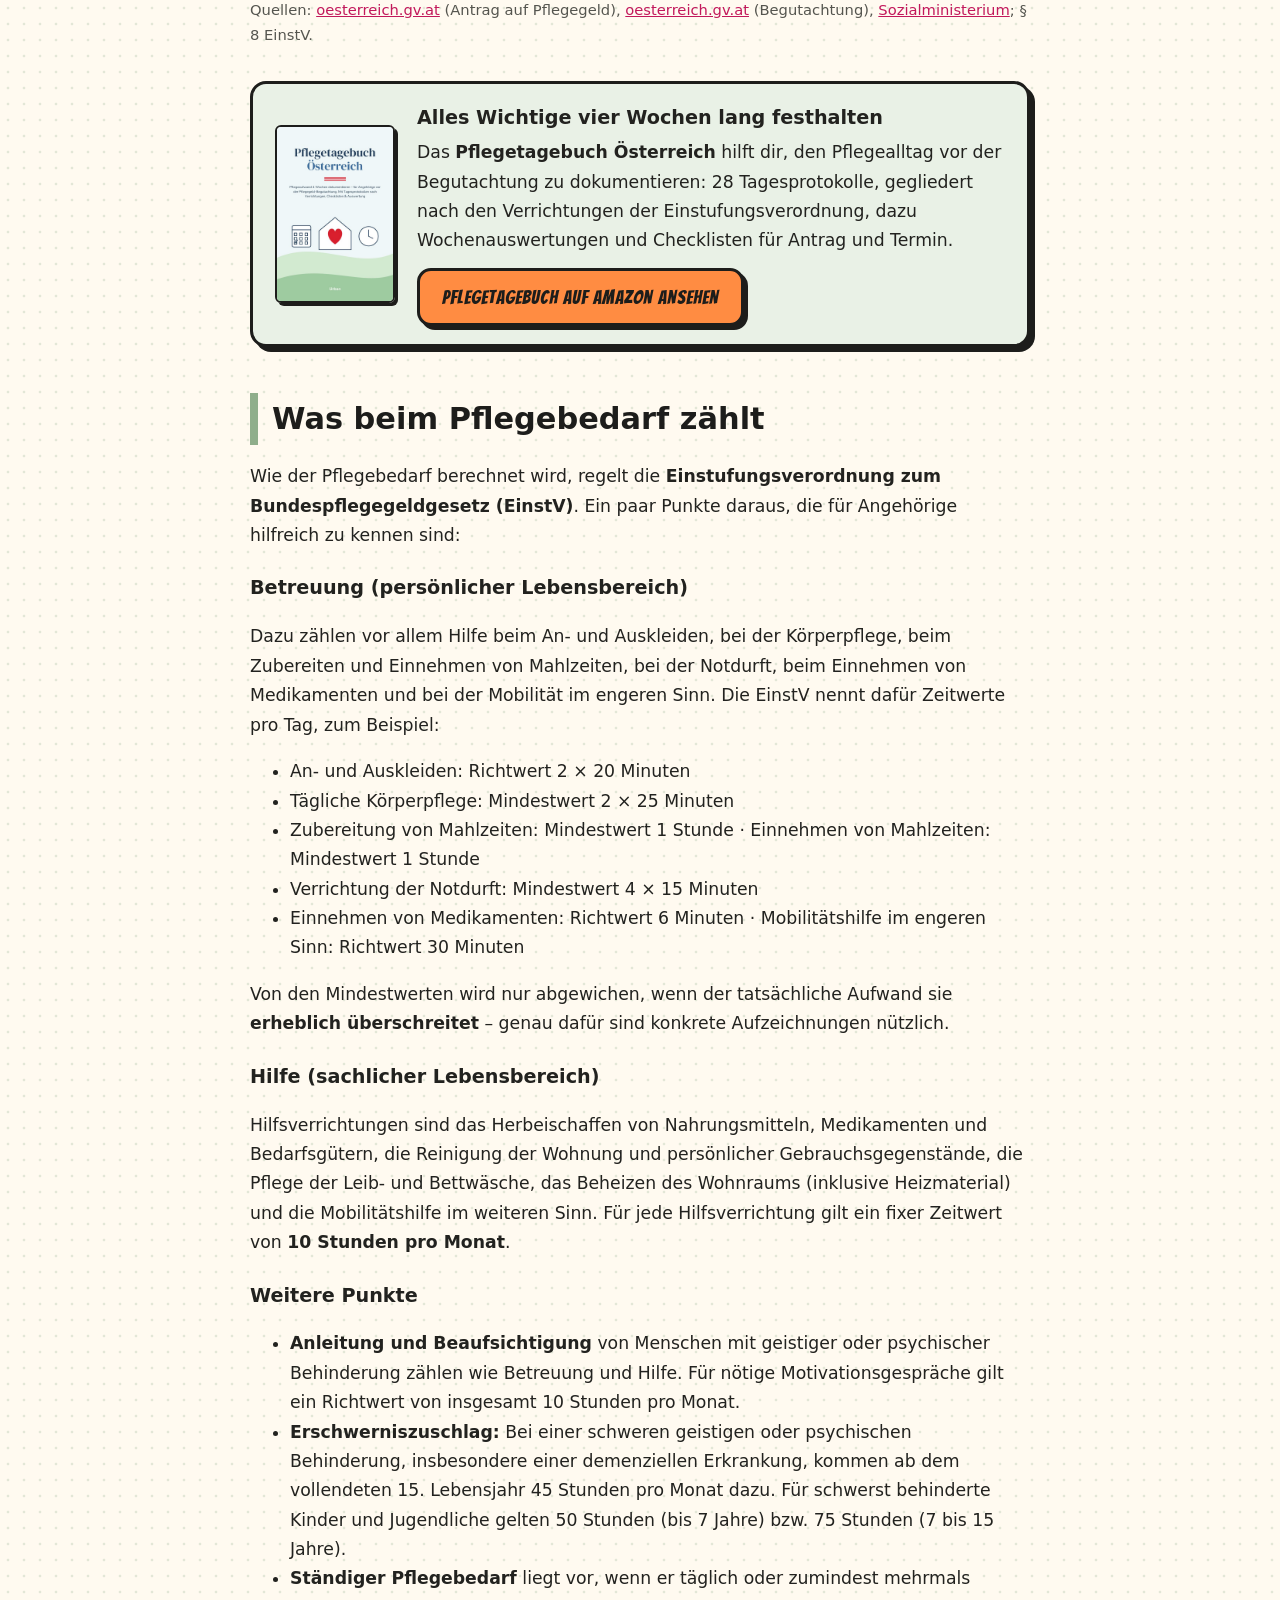
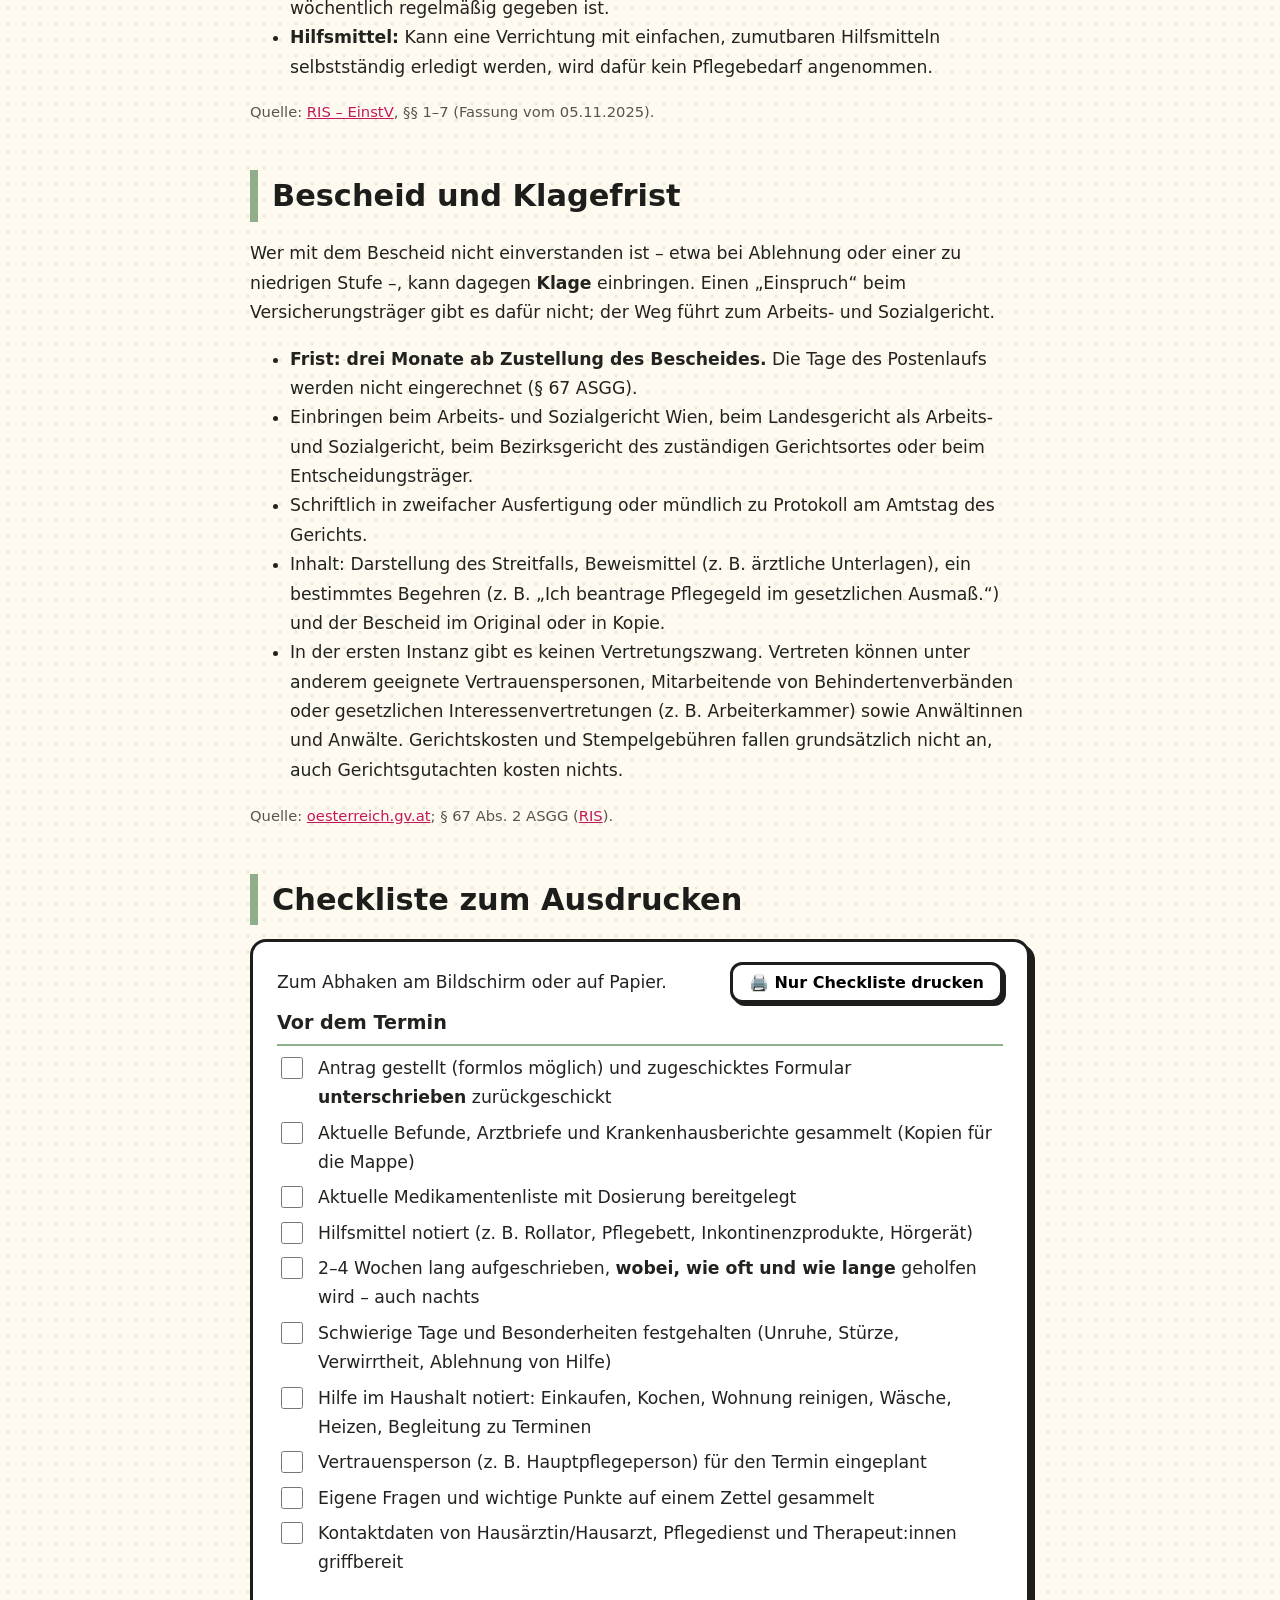
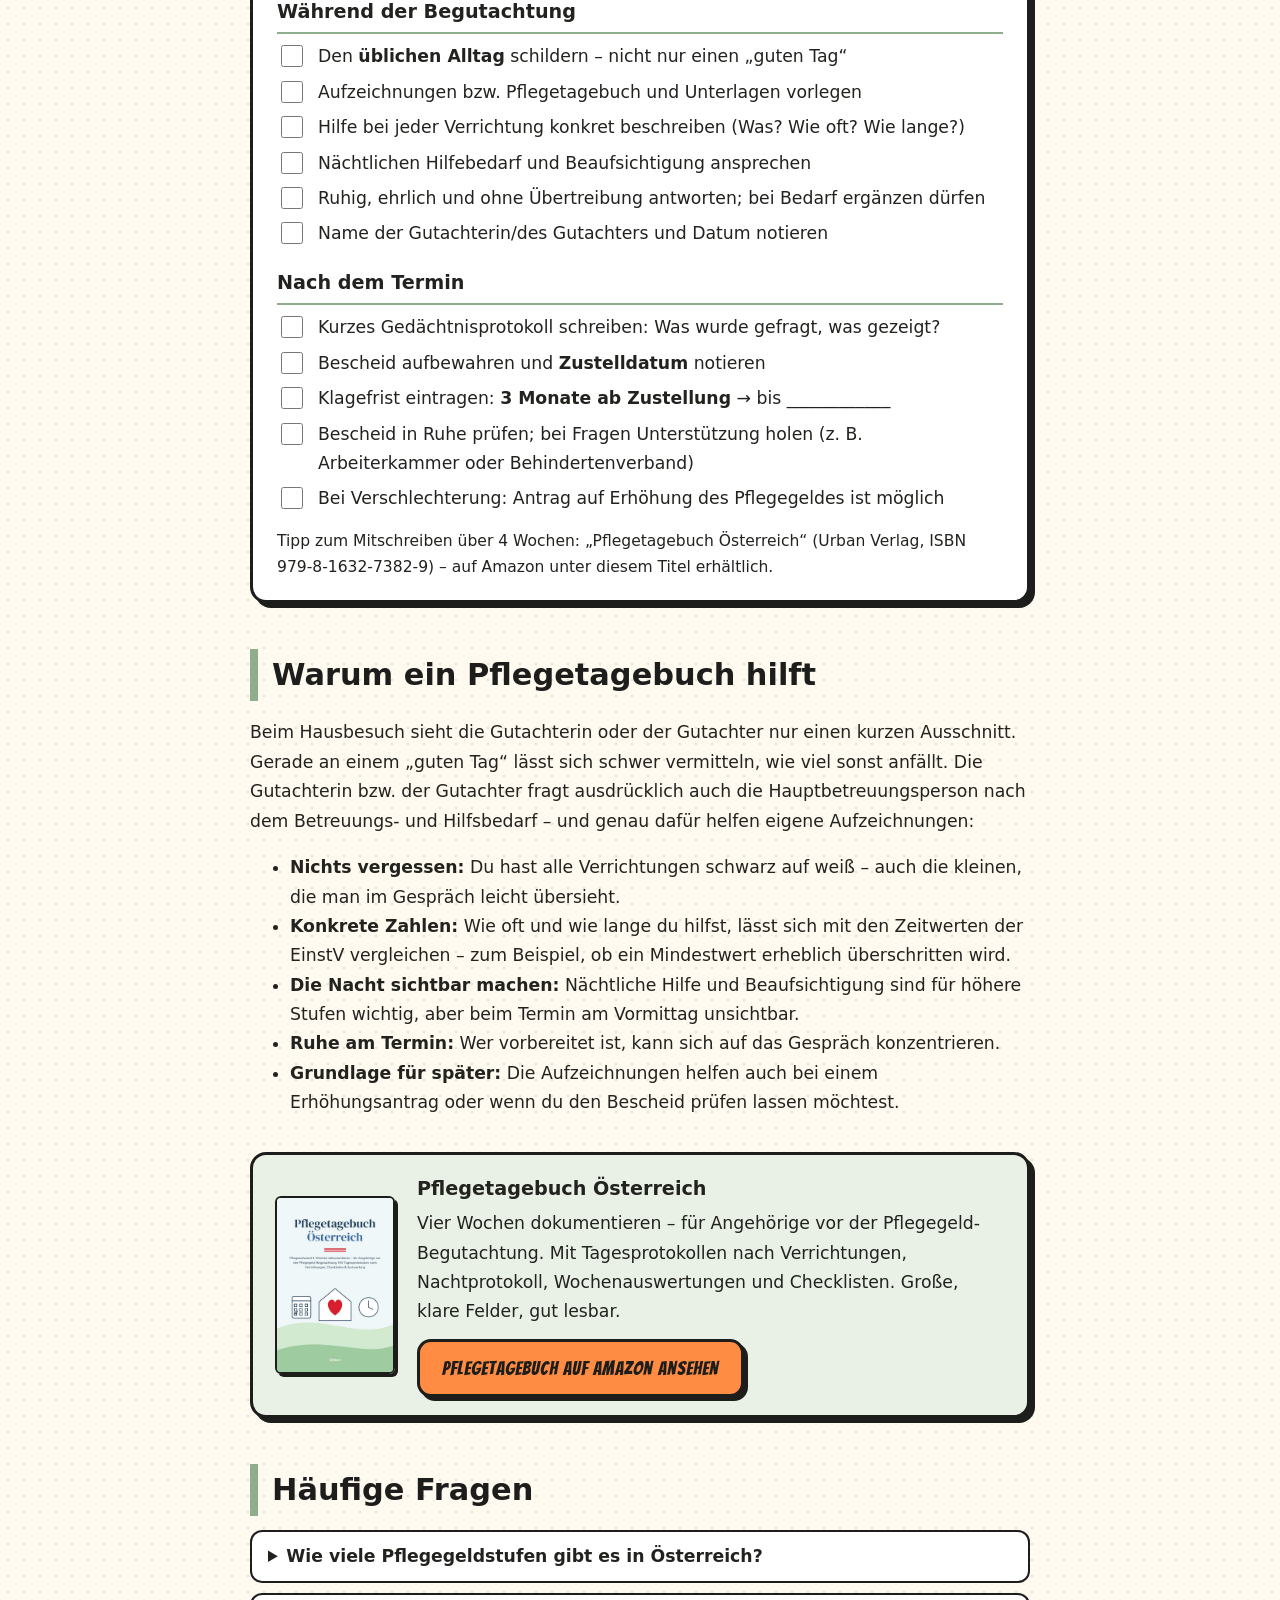
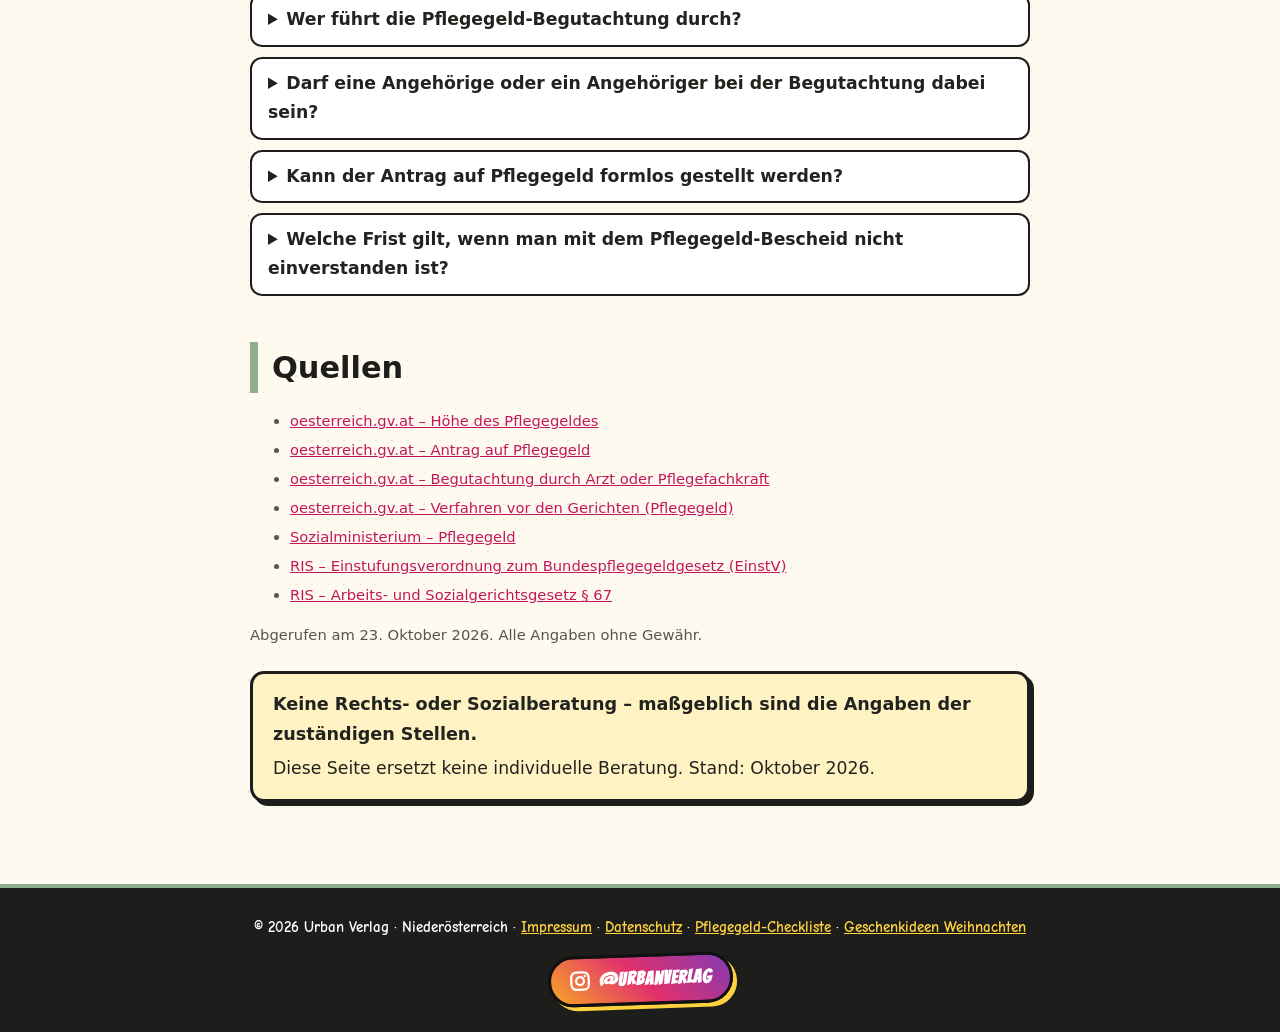
<file: pflegegeld-checkliste.html>
<!DOCTYPE html><html lang="de-AT"><head><meta charset="utf-8"><meta name="viewport" content="width=device-width,initial-scale=1"><title>Pflegegeld-Begutachtung vorbereiten – Checkliste für Angehörige (Österreich) | Urban Verlag</title><meta name="description" content="Pflegegeld in Österreich: die 7 Pflegegeldstufen mit Stundenwerten, Ablauf von Antrag und Begutachtung, Klagefrist nach dem Bescheid und eine Checkliste zum Ausdrucken für Angehörige. Stand Oktober 2026."><link rel="canonical" href="https://njrrrc6nn9-ux.github.io/urban-verlag/pflegegeld-checkliste.html"><meta property="og:type" content="article"><meta property="og:site_name" content="Urban Verlag"><meta property="og:locale" content="de_AT"><meta property="og:title" content="Pflegegeld-Begutachtung vorbereiten – Checkliste für Angehörige (Österreich) | Urban Verlag"><meta property="og:description" content="Pflegegeld in Österreich: die 7 Pflegegeldstufen mit Stundenwerten, Ablauf von Antrag und Begutachtung, Klagefrist nach dem Bescheid und eine Checkliste zum Ausdrucken für Angehörige. Stand Oktober 2026."><meta property="og:url" content="https://njrrrc6nn9-ux.github.io/urban-verlag/pflegegeld-checkliste.html"><meta property="og:image" content="https://njrrrc6nn9-ux.github.io/urban-verlag/cover-pflegetagebuch.jpg"><meta name="twitter:card" content="summary_large_image"><meta name="twitter:title" content="Pflegegeld-Begutachtung vorbereiten – Checkliste für Angehörige (Österreich) | Urban Verlag"><meta name="twitter:description" content="Pflegegeld in Österreich: die 7 Pflegegeldstufen mit Stundenwerten, Ablauf von Antrag und Begutachtung, Klagefrist nach dem Bescheid und eine Checkliste zum Ausdrucken für Angehörige. Stand Oktober 2026."><meta name="twitter:image" content="https://njrrrc6nn9-ux.github.io/urban-verlag/cover-pflegetagebuch.jpg"><script type="application/ld+json">{"@context": "https://schema.org", "@graph": [{"@type": "Organization", "@id": "https://njrrrc6nn9-ux.github.io/urban-verlag/#org", "name": "Urban Verlag", "url": "https://njrrrc6nn9-ux.github.io/urban-verlag/", "logo": "https://njrrrc6nn9-ux.github.io/urban-verlag/logo-uv-512.png"}, {"@type": "Article", "@id": "https://njrrrc6nn9-ux.github.io/urban-verlag/pflegegeld-checkliste.html#artikel", "headline": "Pflegegeld-Begutachtung vorbereiten – Checkliste für Angehörige (Österreich)", "description": "Pflegegeld in Österreich: die 7 Pflegegeldstufen mit Stundenwerten, Ablauf von Antrag und Begutachtung, Klagefrist nach dem Bescheid und eine Checkliste zum Ausdrucken für Angehörige. Stand Oktober 2026.", "inLanguage": "de-AT", "datePublished": "2026-10-23", "dateModified": "2026-10-23", "mainEntityOfPage": "https://njrrrc6nn9-ux.github.io/urban-verlag/pflegegeld-checkliste.html", "image": "https://njrrrc6nn9-ux.github.io/urban-verlag/cover-pflegetagebuch.jpg", "author": {"@id": "https://njrrrc6nn9-ux.github.io/urban-verlag/#org"}, "publisher": {"@id": "https://njrrrc6nn9-ux.github.io/urban-verlag/#org"}, "about": "Pflegegeld in Österreich", "citation": ["https://www.oesterreich.gv.at/de/themen/pflege/4/Seite.360516", "https://www.oesterreich.gv.at/de/themen/pflege/4/1/Seite.360517", "https://www.oesterreich.gv.at/de/themen/pflege/4/1/Seite.360518", "https://www.oesterreich.gv.at/de/themen/pflege/4/Seite.360514", "https://www.sozialministerium.gv.at/Themen/Pflege/Pflegegeld.html", "https://www.ris.bka.gv.at/GeltendeFassung.wxe?Abfrage=Bundesnormen&Gesetzesnummer=20000346"]}, {"@type": "FAQPage", "@id": "https://njrrrc6nn9-ux.github.io/urban-verlag/pflegegeld-checkliste.html#faq", "mainEntity": [{"@type": "Question", "name": "Wie viele Pflegegeldstufen gibt es in Österreich?", "acceptedAnswer": {"@type": "Answer", "text": "Es gibt sieben Pflegegeldstufen. Voraussetzung ist ein Pflegebedarf von mehr als 65 Stunden pro Monat (Stufe 1). Stufe 2 gilt ab mehr als 95, Stufe 3 ab mehr als 120 und Stufe 4 ab mehr als 160 Stunden. Für die Stufen 5 bis 7 sind mehr als 180 Stunden plus zusätzliche Voraussetzungen nötig."}}, {"@type": "Question", "name": "Wer führt die Pflegegeld-Begutachtung durch?", "acceptedAnswer": {"@type": "Answer", "text": "Eine Ärztin oder ein Arzt oder eine diplomierte Gesundheits- und Krankenpflegeperson. Der Hausbesuch wird vorher angekündigt und findet zu Hause, im Pflegeheim oder, falls unumgänglich, im Krankenhaus statt."}}, {"@type": "Question", "name": "Darf eine Angehörige oder ein Angehöriger bei der Begutachtung dabei sein?", "acceptedAnswer": {"@type": "Answer", "text": "Ja. Auf persönlichen Wunsch ist die Anwesenheit und Anhörung einer Vertrauensperson, zum Beispiel der Pflegeperson, zu ermöglichen, damit sie Angaben zur konkreten Pflegesituation machen kann."}}, {"@type": "Question", "name": "Kann der Antrag auf Pflegegeld formlos gestellt werden?", "acceptedAnswer": {"@type": "Answer", "text": "Ja, der Antrag kann formlos beim zuständigen Versicherungsträger eingebracht werden. Danach wird ein Formular zugeschickt, das unterschrieben zurückgesandt werden muss. Vorhandene ärztliche Atteste oder Krankenhausbefunde sollten beigelegt werden."}}, {"@type": "Question", "name": "Welche Frist gilt, wenn man mit dem Pflegegeld-Bescheid nicht einverstanden ist?", "acceptedAnswer": {"@type": "Answer", "text": "Gegen den Bescheid kann Klage beim Arbeits- und Sozialgericht eingebracht werden – innerhalb von drei Monaten ab Zustellung des Bescheides. Die Klage kann auch beim Bezirksgericht oder beim Entscheidungsträger eingebracht werden."}}]}, {"@type": "BreadcrumbList", "itemListElement": [{"@type": "ListItem", "position": 1, "name": "Start", "item": "https://njrrrc6nn9-ux.github.io/urban-verlag/"}, {"@type": "ListItem", "position": 2, "name": "Pflegegeld-Checkliste", "item": "https://njrrrc6nn9-ux.github.io/urban-verlag/pflegegeld-checkliste.html"}]}]}</script><link rel="icon" type="image/png" sizes="64x64" href="favicon-uv.png"><link rel="icon" type="image/png" sizes="32x32" href="favicon-uv-32.png"><link rel="apple-touch-icon" href="logo-uv-512.png"><link rel="stylesheet" href="style.css?v=13"><style>
.calm{font-family:system-ui,-apple-system,"Segoe UI",Roboto,Arial,sans-serif;font-weight:400;font-size:1.08rem;line-height:1.7;color:#22221f}
.calm b,.calm strong{font-weight:700}
.p-hero{background:#e9f1e6;background-image:none}
.p-hero h1{font-size:clamp(1.9rem,4.6vw,3rem);color:#fff;-webkit-text-stroke:1.5px var(--ink);text-shadow:3px 3px 0 var(--ink);transform:rotate(-.6deg);max-width:900px;margin-left:auto;margin-right:auto}
.p-hero p{font-family:system-ui,-apple-system,"Segoe UI",Roboto,Arial,sans-serif;font-weight:500}
.art{max-width:820px;margin:0 auto}
.art h2{font-family:system-ui,-apple-system,"Segoe UI",Roboto,Arial,sans-serif;font-weight:800;letter-spacing:0;font-size:clamp(1.45rem,3.4vw,1.9rem);color:var(--ink);-webkit-text-stroke:0;text-shadow:none;text-align:left;margin:46px 0 14px;padding-left:14px;border-left:8px solid var(--sage)}
.art h3{font-family:system-ui,-apple-system,"Segoe UI",Roboto,Arial,sans-serif;font-weight:700;letter-spacing:0;font-size:1.2rem;margin:22px 0 6px}
.toc{background:#fff;border:3px solid var(--ink);border-radius:14px;padding:14px 20px;box-shadow:4px 4px 0 var(--ink)}
.toc ol{margin:6px 0 0;padding-left:22px}.toc a{color:var(--ink)}
.disc{background:#fff3c4;border:3px solid var(--ink);border-radius:14px;padding:16px 20px;box-shadow:4px 4px 0 var(--ink);margin:0 0 26px}
.disc b.t{display:block;font-size:1.1rem;margin-bottom:4px}
.stufen{width:100%;border-collapse:separate;border-spacing:0;background:#fff;border:3px solid var(--ink);border-radius:14px;overflow:hidden;box-shadow:4px 4px 0 var(--ink)}
.stufen th,.stufen td{padding:10px 14px;text-align:left;vertical-align:top;border-bottom:1px solid #d8d8d0}
.stufen th{background:var(--sage2);font-weight:700}
.stufen tr:last-child td{border-bottom:0}
.stufen td.n{font-weight:800;font-size:1.25rem;text-align:center;width:70px}
.stufen td.h{white-space:nowrap;font-weight:700}
.src{font-size:.92rem;color:#55554f}
.steps{list-style:none;padding:0;margin:0;counter-reset:s}
.steps li{position:relative;background:#fff;border:2px solid var(--ink);border-radius:12px;padding:12px 16px 12px 58px;margin:0 0 12px;counter-increment:s}
.steps li:before{content:counter(s);position:absolute;left:14px;top:12px;width:32px;height:32px;border-radius:50%;background:var(--sun);border:2px solid var(--ink);font-weight:800;display:flex;align-items:center;justify-content:center}
.info2{background:#fff;border:2px dashed var(--ink);border-radius:12px;padding:12px 16px;margin:14px 0}
.ck{background:#fff;border:3px solid var(--ink);border-radius:16px;box-shadow:5px 5px 0 var(--ink);padding:20px 24px;margin-top:10px}
.ck h3{margin-top:18px;padding-bottom:4px;border-bottom:2px solid var(--sage)}
.ck h3:first-of-type{margin-top:4px}
.ck ul{list-style:none;padding:0;margin:8px 0}
.ck li{margin:6px 0}
.ck label{display:flex;gap:12px;align-items:flex-start;cursor:pointer}
.ck input{width:22px;height:22px;flex:0 0 22px;margin-top:3px;accent-color:#5f8a5a}
.ck .head{display:flex;justify-content:space-between;align-items:center;gap:12px;flex-wrap:wrap}
.ck .ptitle{display:none}
.btn-print{font-family:system-ui,-apple-system,"Segoe UI",Roboto,Arial,sans-serif;font-weight:700;font-size:1rem;background:#fff;border:3px solid var(--ink);border-radius:12px;padding:8px 16px;cursor:pointer;box-shadow:3px 3px 0 var(--ink)}
.btn-print:hover{background:var(--sun)}
.buy{display:flex;gap:22px;align-items:center;background:#e9f1e6;border:3px solid var(--ink);border-radius:16px;box-shadow:5px 5px 0 var(--ink);padding:18px 22px;margin:34px 0}
.buy img{width:120px;height:auto;border:2px solid var(--ink);border-radius:6px;box-shadow:3px 3px 0 var(--ink);flex:0 0 auto}
.buy h3{margin:0 0 4px}.buy p{margin:0 0 12px}
.buy .btn{font-size:1.2rem}
.faq details{background:#fff;border:2px solid var(--ink);border-radius:12px;padding:10px 16px;margin:0 0 10px}
.faq summary{cursor:pointer;font-weight:700}
.faq p{margin:8px 0 2px}
.srcs li{margin:4px 0;word-break:break-word}
@media(max-width:600px){.buy{flex-direction:column;text-align:center}.ck{padding:16px}.stufen thead{display:none}.stufen,.stufen tbody{display:block}.stufen tr{display:grid;grid-template-columns:52px 1fr;border-bottom:1px solid #d8d8d0}.stufen tr:last-child{border-bottom:0}.stufen td{border:0;padding:8px 10px}.stufen td.n{width:auto;grid-row:span 2}.stufen td.h{white-space:normal;padding-bottom:0}.stufen td:not(.n):not(.h){font-size:.98rem;padding-top:2px}}
@media print{
 @page{size:A4;margin:16mm 14mm}
 body{background:#fff!important;font-size:11pt}
 header,footer,.no-print,.buy,.toc,.btn-print,.p-hero{display:none!important}
 .art h2{border-left:4px solid #888;margin-top:20px;break-after:avoid}
 .stufen,.ck,.disc,.steps li,.info2{box-shadow:none!important}
 .stufen tr,.steps li,.ck li{break-inside:avoid}
 a{color:#000;text-decoration:none}
 html.pc .art>*:not(#checkliste){display:none!important} html.pc main>section{padding:0!important}
 html.pc #checkliste{display:block!important}
 html.pc #checkliste>h2{display:none}
 html.pc .ck{border:0;padding:0;font-size:10pt;line-height:1.45} html.pc .ck li{margin:3px 0} html.pc .ck h3{margin-top:12px;font-size:12pt}
 html.pc .ck .ptitle{display:block;font-size:16pt;font-weight:800;margin:0 0 4px}
 html.pc .ck .pnote{display:block;font-size:9pt;color:#444;margin-top:14px;border-top:1px solid #999;padding-top:6px}
 .ck input{-webkit-appearance:none;appearance:none;width:14px;height:14px;flex:0 0 14px;border:1.5px solid #000;border-radius:2px;margin-top:4px}
}
.ck .pnote{display:none}
</style></head><body><header><div class="wrap"><nav><a class="logo" href="index.html"><img src="logo-uv.png" alt="Urban Verlag" width="56" height="56" style="height:56px;width:56px;display:block"></a><input type="checkbox" id="menu" class="menu-toggle" aria-label="Menü öffnen"><label for="menu" class="burger"><i></i> Menü</label><ul><li><a href="index.html">Start</a></li><li><a href="index.html#buecher">Bücher</a></li><li><a href="index.html#ueber">Über mich</a></li><li><a href="bald.html">Bald erscheint</a></li><li class="dd"><details><summary>Spielen &amp; Lesen</summary><div class="dd-panel"><a href="spiele.html">🎮 Minispiele</a><a href="geschichte.html">🌙 Vorlesegeschichte</a><a href="ideen.html">💡 Ideen</a><a href="ausmalbilder.html">🖍️ Ausmalbilder</a><a href="planer-vorlage.html">🗓️ Gratis-Planerseite</a><a href="rauhnaechte.html">✨ Rauhnächte-Wunschzettel</a><a href="geschenkideen-weihnachten.html">🎁 Geschenkideen</a></div></details></li><li><a href="kontakt.html">Kontakt</a></li></ul></nav></div></header><section class="page-hero p-hero"><div class="wrap"><h1>Pflegegeld-Begutachtung vorbereiten</h1><p>Checkliste für Angehörige in Österreich: Pflegegeldstufen, Ablauf der Begutachtung und was nach dem Bescheid wichtig ist.</p></div></section>
<main class="calm"><section style="padding-top:36px"><div class="wrap art">
<div class="disc" role="note"><b class="t">⚠️ Keine Rechts- oder Sozialberatung</b>Diese Seite fasst öffentlich zugängliche Informationen verständlich zusammen. Maßgeblich sind die Angaben der zuständigen Stellen (Pensionsversicherung bzw. zuständiger Entscheidungsträger, <a href="https://www.oesterreich.gv.at/de/themen/pflege" target="_blank" rel="noopener">oesterreich.gv.at</a>) und die geltenden Gesetze. <b>Stand: Oktober 2026.</b></div>
<div class="toc" role="navigation" aria-label="Inhalt"><b>Auf dieser Seite</b><ol><li><a href="#stufen">Die 7 Pflegegeldstufen</a></li><li><a href="#ablauf">So läuft die Begutachtung ab</a></li><li><a href="#bewertung">Was beim Pflegebedarf zählt</a></li><li><a href="#bescheid">Bescheid und Klagefrist</a></li><li><a href="#checkliste">Checkliste zum Ausdrucken</a></li><li><a href="#tagebuch">Warum ein Pflegetagebuch hilft</a></li><li><a href="#faq">Häufige Fragen</a></li></ol></div>

<h2 id="stufen">Die 7 Pflegegeldstufen</h2>
<p>Pflegegeld gibt es in sieben Stufen. Wie hoch die Stufe ist, richtet sich nach dem durchschnittlichen <b>Pflegebedarf in Stunden pro Monat</b>. Voraussetzung ist ein ständiger Pflegebedarf von mehr als 65 Stunden im Monat, der wegen einer körperlichen, geistigen oder psychischen Behinderung bzw. einer Sinnesbehinderung voraussichtlich mindestens sechs Monate andauern wird, sowie in der Regel der gewöhnliche Aufenthalt in Österreich.</p>
<div style="overflow-x:auto"><table class="stufen"><thead><tr><th>Stufe</th><th>Pflegebedarf pro Monat</th><th>Zusätzliche Voraussetzung</th></tr></thead><tbody><tr><td class="n">1</td><td class="h">mehr als 65 Stunden</td><td>–</td></tr><tr><td class="n">2</td><td class="h">mehr als 95 Stunden</td><td>–</td></tr><tr><td class="n">3</td><td class="h">mehr als 120 Stunden</td><td>–</td></tr><tr><td class="n">4</td><td class="h">mehr als 160 Stunden</td><td>–</td></tr><tr><td class="n">5</td><td class="h">mehr als 180 Stunden</td><td>wenn ein außergewöhnlicher Pflegeaufwand erforderlich ist</td></tr><tr><td class="n">6</td><td class="h">mehr als 180 Stunden</td><td>wenn zeitlich unkoordinierbare Betreuungsmaßnahmen erforderlich sind und diese regelmäßig während des Tages und der Nacht zu erbringen sind, oder wenn die dauernde Anwesenheit einer Pflegeperson während des Tages und der Nacht erforderlich ist, weil die Wahrscheinlichkeit einer Eigen- oder Fremdgefährdung gegeben ist</td></tr><tr><td class="n">7</td><td class="h">mehr als 180 Stunden</td><td>wenn keine zielgerichteten Bewegungen der vier Extremitäten mit funktioneller Umsetzung möglich sind oder ein gleich zu achtender Zustand vorliegt</td></tr></tbody></table></div>
<p class="src">Quelle: <a href="https://www.oesterreich.gv.at/de/themen/pflege/4/Seite.360516" target="_blank" rel="noopener">oesterreich.gv.at</a> (Tabelle „Höhe des Pflegegeldes ab 1. Jänner 2026“), <a href="https://www.sozialministerium.gv.at/Themen/Pflege/Pflegegeld.html" target="_blank" rel="noopener">Sozialministerium</a>. Die Stundenwerte sind in § 4 Bundespflegegeldgesetz festgelegt. Die aktuellen Euro-Beträge je Stufe findest du auf <a href="https://www.oesterreich.gv.at/de/themen/pflege/4/Seite.360516" target="_blank" rel="noopener">oesterreich.gv.at</a> – sie werden jedes Jahr mit 1. Jänner angepasst.</p>

<h2 id="ablauf">So läuft die Begutachtung ab</h2>
<ol class="steps">
<li><b>Antrag stellen.</b> Pflegegeld (und auch eine Erhöhung) muss beantragt werden. Der Antrag kann <b>formlos</b> beim zuständigen Versicherungsträger eingebracht werden – meist ist das die Pensionsversicherung. Landet er irrtümlich bei einer falschen Stelle, muss diese ihn weiterleiten. Vorhandene ärztliche Atteste oder Krankenhausbefunde sollten beigelegt werden.</li>
<li><b>Formular zurückschicken.</b> Danach kommt ein Formular, in dem angegeben wird, welche Tätigkeiten nicht mehr selbstständig möglich sind und ob schon eine pflegebezogene Leistung bezogen wird. Wichtig: Dieses Formblatt <b>unterschrieben</b> zurücksenden.</li>
<li><b>Termin.</b> Der Hausbesuch wird <b>vorher angekündigt</b>. Die Begutachtung findet zu Hause, im Pflegeheim oder – falls unumgänglich – im Krankenhaus statt.</li>
<li><b>Hausbesuch.</b> Eine Ärztin bzw. ein Arzt oder eine diplomierte Gesundheits- und Krankenpflegeperson fragt die pflegebedürftige Person und – falls anwesend – die Hauptbetreuungsperson nach dem Betreuungs- und Hilfsbedarf, erhebt die Krankengeschichte (Anamnese) und untersucht die Person.</li>
<li><b>Gutachten.</b> Die Ergebnisse werden in einem Gutachten festgehalten, das den aus Sicht der Gutachterin bzw. des Gutachters notwendigen Pflegebedarf ermittelt.</li>
<li><b>Bescheid.</b> Auf Grundlage des Gutachtens entscheidet die zuständige Stelle, ob und in welcher Höhe Pflegegeld zusteht, und teilt das mit einem <b>Bescheid</b> mit. Die Entscheidung über die Pflegestufe ist eine Rechtsfrage – sie trifft der Versicherungsträger oder das Gericht, nicht die Gutachterin bzw. der Gutachter.</li>
</ol>
<div class="info2"><b>Vertrauensperson:</b> Auf persönlichen Wunsch ist bei der Untersuchung die Anwesenheit und Anhörung einer Vertrauensperson – zum Beispiel der pflegenden Angehörigen – zu ermöglichen, damit sie Angaben zur konkreten Pflegesituation machen kann. Werden ambulante Dienste oder eine stationäre Einrichtung eingebunden, ist deren Pflegedokumentation zu berücksichtigen.</div>
<p class="src">Quellen: <a href="https://www.oesterreich.gv.at/de/themen/pflege/4/1/Seite.360517" target="_blank" rel="noopener">oesterreich.gv.at</a> (Antrag auf Pflegegeld), <a href="https://www.oesterreich.gv.at/de/themen/pflege/4/1/Seite.360518" target="_blank" rel="noopener">oesterreich.gv.at</a> (Begutachtung), <a href="https://www.sozialministerium.gv.at/Themen/Pflege/Pflegegeld.html" target="_blank" rel="noopener">Sozialministerium</a>; § 8 EinstV.</p>

<aside class="buy" aria-label="Buchempfehlung"><img src="cover-pflegetagebuch.jpg" alt="Cover: Pflegetagebuch Österreich" width="120" height="180" loading="lazy"><div><h3>Alles Wichtige vier Wochen lang festhalten</h3><p>Das <b>Pflegetagebuch Österreich</b> hilft dir, den Pflegealltag vor der Begutachtung zu dokumentieren: 28 Tagesprotokolle, gegliedert nach den Verrichtungen der Einstufungsverordnung, dazu Wochenauswertungen und Checklisten für Antrag und Termin.</p><a class="btn" href="https://www.amazon.de/dp/B0HNFZFKXL" target="_blank" rel="noopener">Pflegetagebuch auf Amazon ansehen</a></div></aside>

<h2 id="bewertung">Was beim Pflegebedarf zählt</h2>
<p>Wie der Pflegebedarf berechnet wird, regelt die <b>Einstufungsverordnung zum Bundespflegegeldgesetz (EinstV)</b>. Ein paar Punkte daraus, die für Angehörige hilfreich zu kennen sind:</p>
<h3>Betreuung (persönlicher Lebensbereich)</h3>
<p>Dazu zählen vor allem Hilfe beim An- und Auskleiden, bei der Körperpflege, beim Zubereiten und Einnehmen von Mahlzeiten, bei der Notdurft, beim Einnehmen von Medikamenten und bei der Mobilität im engeren Sinn. Die EinstV nennt dafür Zeitwerte pro Tag, zum Beispiel:</p>
<ul><li>An- und Auskleiden: Richtwert 2 × 20 Minuten</li><li>Tägliche Körperpflege: Mindestwert 2 × 25 Minuten</li><li>Zubereitung von Mahlzeiten: Mindestwert 1 Stunde · Einnehmen von Mahlzeiten: Mindestwert 1 Stunde</li><li>Verrichtung der Notdurft: Mindestwert 4 × 15 Minuten</li><li>Einnehmen von Medikamenten: Richtwert 6 Minuten · Mobilitätshilfe im engeren Sinn: Richtwert 30 Minuten</li></ul>
<p>Von den Mindestwerten wird nur abgewichen, wenn der tatsächliche Aufwand sie <b>erheblich überschreitet</b> – genau dafür sind konkrete Aufzeichnungen nützlich.</p>
<h3>Hilfe (sachlicher Lebensbereich)</h3>
<p>Hilfsverrichtungen sind das Herbeischaffen von Nahrungsmitteln, Medikamenten und Bedarfsgütern, die Reinigung der Wohnung und persönlicher Gebrauchsgegenstände, die Pflege der Leib- und Bettwäsche, das Beheizen des Wohnraums (inklusive Heizmaterial) und die Mobilitätshilfe im weiteren Sinn. Für jede Hilfsverrichtung gilt ein fixer Zeitwert von <b>10 Stunden pro Monat</b>.</p>
<h3>Weitere Punkte</h3>
<ul><li><b>Anleitung und Beaufsichtigung</b> von Menschen mit geistiger oder psychischer Behinderung zählen wie Betreuung und Hilfe. Für nötige Motivationsgespräche gilt ein Richtwert von insgesamt 10 Stunden pro Monat.</li><li><b>Erschwerniszuschlag:</b> Bei einer schweren geistigen oder psychischen Behinderung, insbesondere einer demenziellen Erkrankung, kommen ab dem vollendeten 15. Lebensjahr 45 Stunden pro Monat dazu. Für schwerst behinderte Kinder und Jugendliche gelten 50 Stunden (bis 7 Jahre) bzw. 75 Stunden (7 bis 15 Jahre).</li><li><b>Ständiger Pflegebedarf</b> liegt vor, wenn er täglich oder zumindest mehrmals wöchentlich regelmäßig gegeben ist.</li><li><b>Hilfsmittel:</b> Kann eine Verrichtung mit einfachen, zumutbaren Hilfsmitteln selbstständig erledigt werden, wird dafür kein Pflegebedarf angenommen.</li></ul>
<p class="src">Quelle: <a href="https://www.ris.bka.gv.at/GeltendeFassung.wxe?Abfrage=Bundesnormen&Gesetzesnummer=20000346" target="_blank" rel="noopener">RIS – EinstV</a>, §§ 1–7 (Fassung vom 05.11.2025).</p>

<h2 id="bescheid">Bescheid und Klagefrist</h2>
<p>Wer mit dem Bescheid nicht einverstanden ist – etwa bei Ablehnung oder einer zu niedrigen Stufe –, kann dagegen <b>Klage</b> einbringen. Einen „Einspruch“ beim Versicherungsträger gibt es dafür nicht; der Weg führt zum Arbeits- und Sozialgericht.</p>
<ul><li><b>Frist: drei Monate ab Zustellung des Bescheides.</b> Die Tage des Postenlaufs werden nicht eingerechnet (§ 67 ASGG).</li><li>Einbringen beim Arbeits- und Sozialgericht Wien, beim Landesgericht als Arbeits- und Sozialgericht, beim Bezirksgericht des zuständigen Gerichtsortes oder beim Entscheidungsträger.</li><li>Schriftlich in zweifacher Ausfertigung oder mündlich zu Protokoll am Amtstag des Gerichts.</li><li>Inhalt: Darstellung des Streitfalls, Beweismittel (z. B. ärztliche Unterlagen), ein bestimmtes Begehren (z. B. „Ich beantrage Pflegegeld im gesetzlichen Ausmaß.“) und der Bescheid im Original oder in Kopie.</li><li>In der ersten Instanz gibt es keinen Vertretungszwang. Vertreten können unter anderem geeignete Vertrauenspersonen, Mitarbeitende von Behindertenverbänden oder gesetzlichen Interessenvertretungen (z. B. Arbeiterkammer) sowie Anwältinnen und Anwälte. Gerichtskosten und Stempelgebühren fallen grundsätzlich nicht an, auch Gerichtsgutachten kosten nichts.</li></ul>
<p class="src">Quelle: <a href="https://www.oesterreich.gv.at/de/themen/pflege/4/Seite.360514" target="_blank" rel="noopener">oesterreich.gv.at</a>; § 67 Abs. 2 ASGG (<a href="https://www.ris.bka.gv.at/eli/bgbl/1985/104/P67/NOR40150743" target="_blank" rel="noopener">RIS</a>).</p>

<section id="checkliste" style="padding:0"><h2>Checkliste zum Ausdrucken</h2>
<div class="ck"><p class="ptitle">Pflegegeld-Begutachtung – Checkliste für Angehörige</p><div class="head"><p style="margin:0">Zum Abhaken am Bildschirm oder auf Papier.</p><button type="button" class="btn-print no-print" id="printck">🖨️ Nur Checkliste drucken</button></div>
<h3>Vor dem Termin</h3><ul><li><label><input type="checkbox"> <span>Antrag gestellt (formlos möglich) und zugeschicktes Formular <b>unterschrieben</b> zurückgeschickt</span></label></li><li><label><input type="checkbox"> <span>Aktuelle Befunde, Arztbriefe und Krankenhausberichte gesammelt (Kopien für die Mappe)</span></label></li><li><label><input type="checkbox"> <span>Aktuelle Medikamentenliste mit Dosierung bereitgelegt</span></label></li><li><label><input type="checkbox"> <span>Hilfsmittel notiert (z. B. Rollator, Pflegebett, Inkontinenzprodukte, Hörgerät)</span></label></li><li><label><input type="checkbox"> <span>2–4 Wochen lang aufgeschrieben, <b>wobei, wie oft und wie lange</b> geholfen wird – auch nachts</span></label></li><li><label><input type="checkbox"> <span>Schwierige Tage und Besonderheiten festgehalten (Unruhe, Stürze, Verwirrtheit, Ablehnung von Hilfe)</span></label></li><li><label><input type="checkbox"> <span>Hilfe im Haushalt notiert: Einkaufen, Kochen, Wohnung reinigen, Wäsche, Heizen, Begleitung zu Terminen</span></label></li><li><label><input type="checkbox"> <span>Vertrauensperson (z. B. Hauptpflegeperson) für den Termin eingeplant</span></label></li><li><label><input type="checkbox"> <span>Eigene Fragen und wichtige Punkte auf einem Zettel gesammelt</span></label></li><li><label><input type="checkbox"> <span>Kontaktdaten von Hausärztin/Hausarzt, Pflegedienst und Therapeut:innen griffbereit</span></label></li></ul>
<h3>Während der Begutachtung</h3><ul><li><label><input type="checkbox"> <span>Den <b>üblichen Alltag</b> schildern – nicht nur einen „guten Tag“</span></label></li><li><label><input type="checkbox"> <span>Aufzeichnungen bzw. Pflegetagebuch und Unterlagen vorlegen</span></label></li><li><label><input type="checkbox"> <span>Hilfe bei jeder Verrichtung konkret beschreiben (Was? Wie oft? Wie lange?)</span></label></li><li><label><input type="checkbox"> <span>Nächtlichen Hilfebedarf und Beaufsichtigung ansprechen</span></label></li><li><label><input type="checkbox"> <span>Ruhig, ehrlich und ohne Übertreibung antworten; bei Bedarf ergänzen dürfen</span></label></li><li><label><input type="checkbox"> <span>Name der Gutachterin/des Gutachters und Datum notieren</span></label></li></ul>
<h3>Nach dem Termin</h3><ul><li><label><input type="checkbox"> <span>Kurzes Gedächtnisprotokoll schreiben: Was wurde gefragt, was gezeigt?</span></label></li><li><label><input type="checkbox"> <span>Bescheid aufbewahren und <b>Zustelldatum</b> notieren</span></label></li><li><label><input type="checkbox"> <span>Klagefrist eintragen: <b>3 Monate ab Zustellung</b> → bis ____________</span></label></li><li><label><input type="checkbox"> <span>Bescheid in Ruhe prüfen; bei Fragen Unterstützung holen (z. B. Arbeiterkammer oder Behindertenverband)</span></label></li><li><label><input type="checkbox"> <span>Bei Verschlechterung: Antrag auf Erhöhung des Pflegegeldes ist möglich</span></label></li></ul>
<p class="ptip" style="font-size:.9em;margin:14px 0 0">Tipp zum Mitschreiben über 4 Wochen: „Pflegetagebuch Österreich“ (Urban Verlag, ISBN 979-8-1632-7382-9) – auf Amazon unter diesem Titel erhältlich.</p><p class="pnote">Urban Verlag · Keine Rechts- oder Sozialberatung – maßgeblich sind die Angaben der zuständigen Stellen. Stand Oktober 2026. Online: njrrrc6nn9-ux.github.io/urban-verlag/pflegegeld-checkliste.html</p>
</div></section>

<h2 id="tagebuch">Warum ein Pflegetagebuch hilft</h2>
<p>Beim Hausbesuch sieht die Gutachterin oder der Gutachter nur einen kurzen Ausschnitt. Gerade an einem „guten Tag“ lässt sich schwer vermitteln, wie viel sonst anfällt. Die Gutachterin bzw. der Gutachter fragt ausdrücklich auch die Hauptbetreuungsperson nach dem Betreuungs- und Hilfsbedarf – und genau dafür helfen eigene Aufzeichnungen:</p>
<ul><li><b>Nichts vergessen:</b> Du hast alle Verrichtungen schwarz auf weiß – auch die kleinen, die man im Gespräch leicht übersieht.</li><li><b>Konkrete Zahlen:</b> Wie oft und wie lange du hilfst, lässt sich mit den Zeitwerten der EinstV vergleichen – zum Beispiel, ob ein Mindestwert erheblich überschritten wird.</li><li><b>Die Nacht sichtbar machen:</b> Nächtliche Hilfe und Beaufsichtigung sind für höhere Stufen wichtig, aber beim Termin am Vormittag unsichtbar.</li><li><b>Ruhe am Termin:</b> Wer vorbereitet ist, kann sich auf das Gespräch konzentrieren.</li><li><b>Grundlage für später:</b> Die Aufzeichnungen helfen auch bei einem Erhöhungsantrag oder wenn du den Bescheid prüfen lassen möchtest.</li></ul>

<aside class="buy" aria-label="Buchempfehlung"><img src="cover-pflegetagebuch.jpg" alt="Cover: Pflegetagebuch Österreich" width="120" height="180" loading="lazy"><div><h3>Pflegetagebuch Österreich</h3><p>Vier Wochen dokumentieren – für Angehörige vor der Pflegegeld-Begutachtung. Mit Tagesprotokollen nach Verrichtungen, Nachtprotokoll, Wochenauswertungen und Checklisten. Große, klare Felder, gut lesbar.</p><a class="btn" href="https://www.amazon.de/dp/B0HNFZFKXL" target="_blank" rel="noopener">Pflegetagebuch auf Amazon ansehen</a></div></aside>

<h2 id="faq">Häufige Fragen</h2>
<div class="faq"><details><summary>Wie viele Pflegegeldstufen gibt es in Österreich?</summary><p>Es gibt sieben Pflegegeldstufen. Voraussetzung ist ein Pflegebedarf von mehr als 65 Stunden pro Monat (Stufe 1). Stufe 2 gilt ab mehr als 95, Stufe 3 ab mehr als 120 und Stufe 4 ab mehr als 160 Stunden. Für die Stufen 5 bis 7 sind mehr als 180 Stunden plus zusätzliche Voraussetzungen nötig.</p></details><details><summary>Wer führt die Pflegegeld-Begutachtung durch?</summary><p>Eine Ärztin oder ein Arzt oder eine diplomierte Gesundheits- und Krankenpflegeperson. Der Hausbesuch wird vorher angekündigt und findet zu Hause, im Pflegeheim oder, falls unumgänglich, im Krankenhaus statt.</p></details><details><summary>Darf eine Angehörige oder ein Angehöriger bei der Begutachtung dabei sein?</summary><p>Ja. Auf persönlichen Wunsch ist die Anwesenheit und Anhörung einer Vertrauensperson, zum Beispiel der Pflegeperson, zu ermöglichen, damit sie Angaben zur konkreten Pflegesituation machen kann.</p></details><details><summary>Kann der Antrag auf Pflegegeld formlos gestellt werden?</summary><p>Ja, der Antrag kann formlos beim zuständigen Versicherungsträger eingebracht werden. Danach wird ein Formular zugeschickt, das unterschrieben zurückgesandt werden muss. Vorhandene ärztliche Atteste oder Krankenhausbefunde sollten beigelegt werden.</p></details><details><summary>Welche Frist gilt, wenn man mit dem Pflegegeld-Bescheid nicht einverstanden ist?</summary><p>Gegen den Bescheid kann Klage beim Arbeits- und Sozialgericht eingebracht werden – innerhalb von drei Monaten ab Zustellung des Bescheides. Die Klage kann auch beim Bezirksgericht oder beim Entscheidungsträger eingebracht werden.</p></details></div>

<h2 id="quellen">Quellen</h2>
<ul class="srcs src"><li><a href="https://www.oesterreich.gv.at/de/themen/pflege/4/Seite.360516" target="_blank" rel="noopener">oesterreich.gv.at – Höhe des Pflegegeldes</a></li><li><a href="https://www.oesterreich.gv.at/de/themen/pflege/4/1/Seite.360517" target="_blank" rel="noopener">oesterreich.gv.at – Antrag auf Pflegegeld</a></li><li><a href="https://www.oesterreich.gv.at/de/themen/pflege/4/1/Seite.360518" target="_blank" rel="noopener">oesterreich.gv.at – Begutachtung durch Arzt oder Pflegefachkraft</a></li><li><a href="https://www.oesterreich.gv.at/de/themen/pflege/4/Seite.360514" target="_blank" rel="noopener">oesterreich.gv.at – Verfahren vor den Gerichten (Pflegegeld)</a></li><li><a href="https://www.sozialministerium.gv.at/Themen/Pflege/Pflegegeld.html" target="_blank" rel="noopener">Sozialministerium – Pflegegeld</a></li><li><a href="https://www.ris.bka.gv.at/GeltendeFassung.wxe?Abfrage=Bundesnormen&Gesetzesnummer=20000346" target="_blank" rel="noopener">RIS – Einstufungsverordnung zum Bundespflegegeldgesetz (EinstV)</a></li><li><a href="https://www.ris.bka.gv.at/eli/bgbl/1985/104/P67/NOR40150743" target="_blank" rel="noopener">RIS – Arbeits- und Sozialgerichtsgesetz § 67</a></li></ul>
<p class="src">Abgerufen am 23. Oktober 2026. Alle Angaben ohne Gewähr.</p>
<div class="disc" role="note" style="margin-top:24px"><b class="t">Keine Rechts- oder Sozialberatung – maßgeblich sind die Angaben der zuständigen Stellen.</b>Diese Seite ersetzt keine individuelle Beratung. Stand: Oktober 2026.</div>
</div></section></main><footer><div class="wrap">© 2026 Urban Verlag · Niederösterreich · <a href="impressum.html">Impressum</a> · <a href="datenschutz.html">Datenschutz</a> · <a href="pflegegeld-checkliste.html">Pflegegeld-Checkliste</a> · <a href="geschenkideen-weihnachten.html">Geschenkideen Weihnachten</a><p class="ig-foot"><a class="btn-ig" href="https://www.instagram.com/urbanverlag/" target="_blank" rel="noopener noreferrer" aria-label="Urban Verlag auf Instagram (öffnet in neuem Tab)"><svg class="ig-ico" viewBox="0 0 24 24" width="22" height="22" aria-hidden="true" focusable="false"><rect x="2.5" y="2.5" width="19" height="19" rx="5.5" fill="none" stroke="currentColor" stroke-width="2.4"/><circle cx="12" cy="12" r="4.3" fill="none" stroke="currentColor" stroke-width="2.4"/><circle cx="17.4" cy="6.6" r="1.4" fill="currentColor"/></svg><span>@UrbanVerlag</span></a></p></div></footer><script>document.querySelectorAll("nav ul a").forEach(function(a){a.addEventListener("click",function(){var m=document.getElementById("menu");if(m)m.checked=false;});});document.addEventListener("click",function(e){document.querySelectorAll("nav details[open]").forEach(function(d){if(!d.contains(e.target))d.removeAttribute("open");});});document.addEventListener("keydown",function(e){if(e.key==="Escape")document.querySelectorAll("nav details[open]").forEach(function(d){d.removeAttribute("open");});});</script><script>document.getElementById('printck').onclick=function(){var h=document.documentElement;h.classList.add('pc');window.print();setTimeout(function(){h.classList.remove('pc')},500)};window.addEventListener('afterprint',function(){document.documentElement.classList.remove('pc')});</script></body></html>
</file>
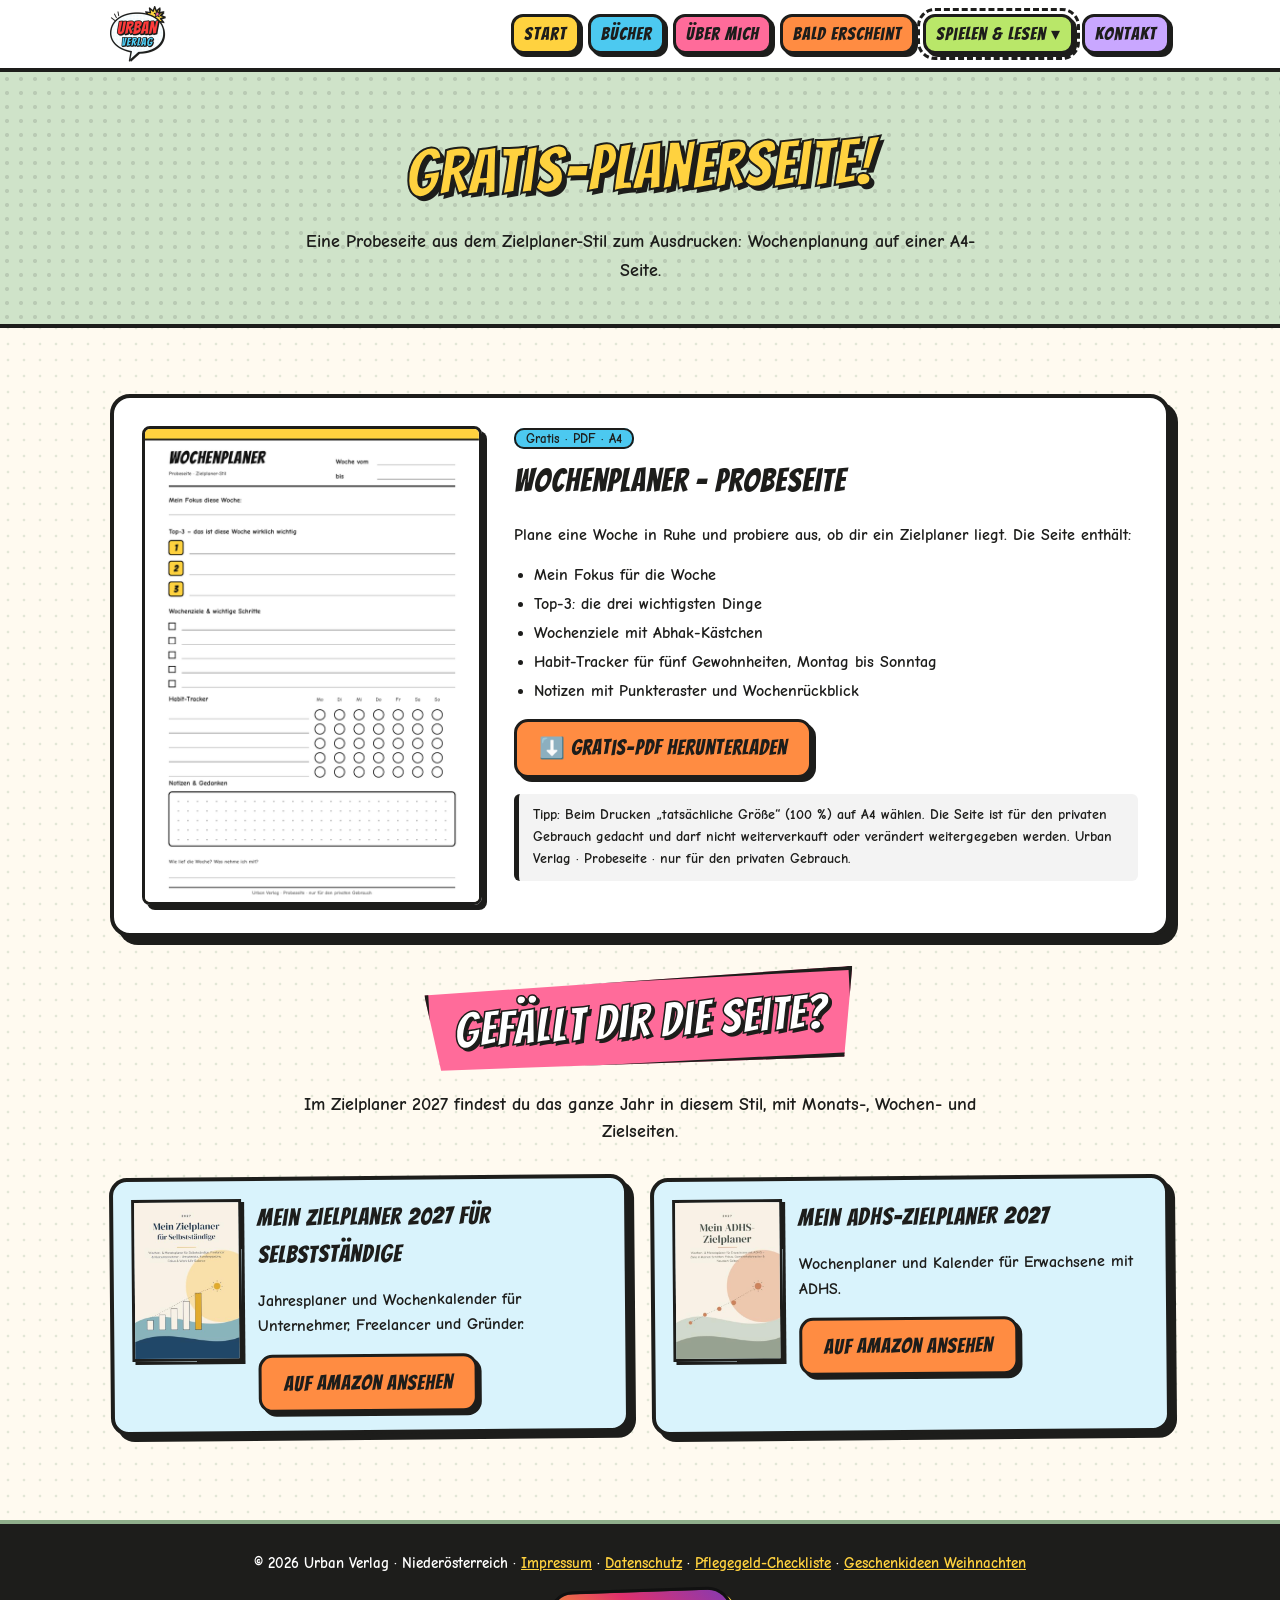
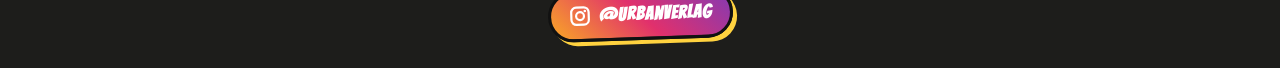
<file: planer-vorlage.html>
<!DOCTYPE html><html lang="de-AT"><head><meta charset="utf-8"><meta name="viewport" content="width=device-width,initial-scale=1"><title>Gratis Wochenplaner zum Ausdrucken – Probeseite (PDF) | Urban Verlag</title><meta name="description" content="Kostenlose Planer-Probeseite als A4-PDF: Fokus, Top-3, Wochenziele, Habit-Tracker und Notizen – im Stil der Zielplaner 2027 vom Urban Verlag."><link rel="canonical" href="https://njrrrc6nn9-ux.github.io/urban-verlag/planer-vorlage.html"><meta property="og:type" content="website"><meta property="og:site_name" content="Urban Verlag"><meta property="og:locale" content="de_AT"><meta property="og:title" content="Gratis Wochenplaner zum Ausdrucken – Probeseite (PDF) | Urban Verlag"><meta property="og:description" content="Kostenlose Planer-Probeseite als A4-PDF: Fokus, Top-3, Wochenziele, Habit-Tracker und Notizen – im Stil der Zielplaner 2027 vom Urban Verlag."><meta property="og:url" content="https://njrrrc6nn9-ux.github.io/urban-verlag/planer-vorlage.html"><meta property="og:image" content="https://njrrrc6nn9-ux.github.io/urban-verlag/logo-uv-512.png"><meta name="twitter:card" content="summary"><meta name="twitter:title" content="Gratis Wochenplaner zum Ausdrucken – Probeseite (PDF) | Urban Verlag"><meta name="twitter:description" content="Kostenlose Planer-Probeseite als A4-PDF: Fokus, Top-3, Wochenziele, Habit-Tracker und Notizen – im Stil der Zielplaner 2027 vom Urban Verlag."><meta name="twitter:image" content="https://njrrrc6nn9-ux.github.io/urban-verlag/logo-uv-512.png"><link rel="icon" type="image/png" sizes="64x64" href="favicon-uv.png"><link rel="icon" type="image/png" sizes="32x32" href="favicon-uv-32.png"><link rel="apple-touch-icon" href="logo-uv-512.png"><link rel="stylesheet" href="style.css?v=13"></head><body><header><div class="wrap"><nav><a class="logo" href="index.html"><img src="logo-uv.png" alt="Urban Verlag" width="56" height="56" style="height:56px;width:56px;display:block"></a><input type="checkbox" id="menu" class="menu-toggle" aria-label="Menü öffnen"><label for="menu" class="burger"><i></i> Menü</label><ul><li><a href="index.html">Start</a></li><li><a href="index.html#buecher">Bücher</a></li><li><a href="index.html#ueber">Über mich</a></li><li><a href="bald.html">Bald erscheint</a></li><li class="dd"><details><summary class="on">Spielen &amp; Lesen</summary><div class="dd-panel"><a href="spiele.html">🎮 Minispiele</a><a href="geschichte.html">🌙 Vorlesegeschichte</a><a href="ideen.html">💡 Ideen</a><a href="ausmalbilder.html">🖍️ Ausmalbilder</a><a href="planer-vorlage.html" aria-current="page">🗓️ Gratis-Planerseite</a><a href="rauhnaechte.html">✨ Rauhnächte-Wunschzettel</a><a href="geschenkideen-weihnachten.html">🎁 Geschenkideen</a></div></details></li><li><a href="kontakt.html">Kontakt</a></li></ul></nav></div></header><section class="page-hero"><div class="wrap"><h1>Gratis-Planerseite!</h1><p>Eine Probeseite aus dem Zielplaner-Stil zum Ausdrucken: Wochenplanung auf einer A4-Seite.</p></div></section><section><div class="wrap"><div class="soon-book plv"><div class="cover"><a href="planer-vorlage.pdf" aria-label="Probeseite als PDF öffnen"><img src="planer-vorlage-vorschau.png" alt="Vorschau: Wochenplaner Probeseite mit Fokus, Top-3, Wochenzielen, Habit-Tracker und Notizen" width="700" height="990"></a></div><div><span class="tag">Gratis · PDF · A4</span><h3>Wochenplaner – Probeseite</h3><p>Plane eine Woche in Ruhe und probiere aus, ob dir ein Zielplaner liegt. Die Seite enthält:</p><ul><li><b>Mein Fokus</b> für die Woche</li><li><b>Top-3</b>: die drei wichtigsten Dinge</li><li><b>Wochenziele</b> mit Abhak-Kästchen</li><li><b>Habit-Tracker</b> für fünf Gewohnheiten, Montag bis Sonntag</li><li><b>Notizen</b> mit Punkteraster und Wochenrückblick</li></ul><p><a class="btn" href="planer-vorlage.pdf" download>⬇️ Gratis-PDF herunterladen</a></p><p class="hinweis">Tipp: Beim Drucken „tatsächliche Größe“ (100 %) auf A4 wählen. Die Seite ist für den privaten Gebrauch gedacht und darf nicht weiterverkauft oder verändert weitergegeben werden. Urban Verlag · Probeseite · nur für den privaten Gebrauch.</p></div></div><h2><span class="pow">Gefällt dir die Seite?</span></h2><p class="lead">Im Zielplaner 2027 findest du das ganze Jahr in diesem Stil, mit Monats-, Wochen- und Zielseiten.</p><div class="cta-row"><div class="cta c3 plcard"><img src="B0HMNTGHZL.jpg" alt="Cover: Mein Zielplaner 2027 für Selbstständige" width="110" loading="lazy"><div><h3>Mein Zielplaner 2027 für Selbstständige</h3><p>Jahresplaner und Wochenkalender für Unternehmer, Freelancer und Gründer.</p><a class="btn" href="https://www.amazon.de/dp/B0HMNTGHZL" target="_blank" rel="noopener">Auf Amazon ansehen</a></div></div><div class="cta c3 plcard"><img src="B0HMM38P48.jpg" alt="Cover: Mein ADHS-Zielplaner 2027" width="110" loading="lazy"><div><h3>Mein ADHS-Zielplaner 2027</h3><p>Wochenplaner und Kalender für Erwachsene mit ADHS.</p><a class="btn" href="https://www.amazon.de/dp/B0HMM38P48" target="_blank" rel="noopener">Auf Amazon ansehen</a></div></div></div></div></section><footer><div class="wrap">© 2026 Urban Verlag · Niederösterreich · <a href="impressum.html">Impressum</a> · <a href="datenschutz.html">Datenschutz</a> · <a href="pflegegeld-checkliste.html">Pflegegeld-Checkliste</a> · <a href="geschenkideen-weihnachten.html">Geschenkideen Weihnachten</a><p class="ig-foot"><a class="btn-ig" href="https://www.instagram.com/urbanverlag/" target="_blank" rel="noopener noreferrer" aria-label="Urban Verlag auf Instagram (öffnet in neuem Tab)"><svg class="ig-ico" viewBox="0 0 24 24" width="22" height="22" aria-hidden="true" focusable="false"><rect x="2.5" y="2.5" width="19" height="19" rx="5.5" fill="none" stroke="currentColor" stroke-width="2.4"/><circle cx="12" cy="12" r="4.3" fill="none" stroke="currentColor" stroke-width="2.4"/><circle cx="17.4" cy="6.6" r="1.4" fill="currentColor"/></svg><span>@UrbanVerlag</span></a></p></div></footer><script>document.querySelectorAll("nav ul a").forEach(function(a){a.addEventListener("click",function(){var m=document.getElementById("menu");if(m)m.checked=false;});});document.addEventListener("click",function(e){document.querySelectorAll("nav details[open]").forEach(function(d){if(!d.contains(e.target))d.removeAttribute("open");});});document.addEventListener("keydown",function(e){if(e.key==="Escape")document.querySelectorAll("nav details[open]").forEach(function(d){d.removeAttribute("open");});});</script></body></html>
</file>
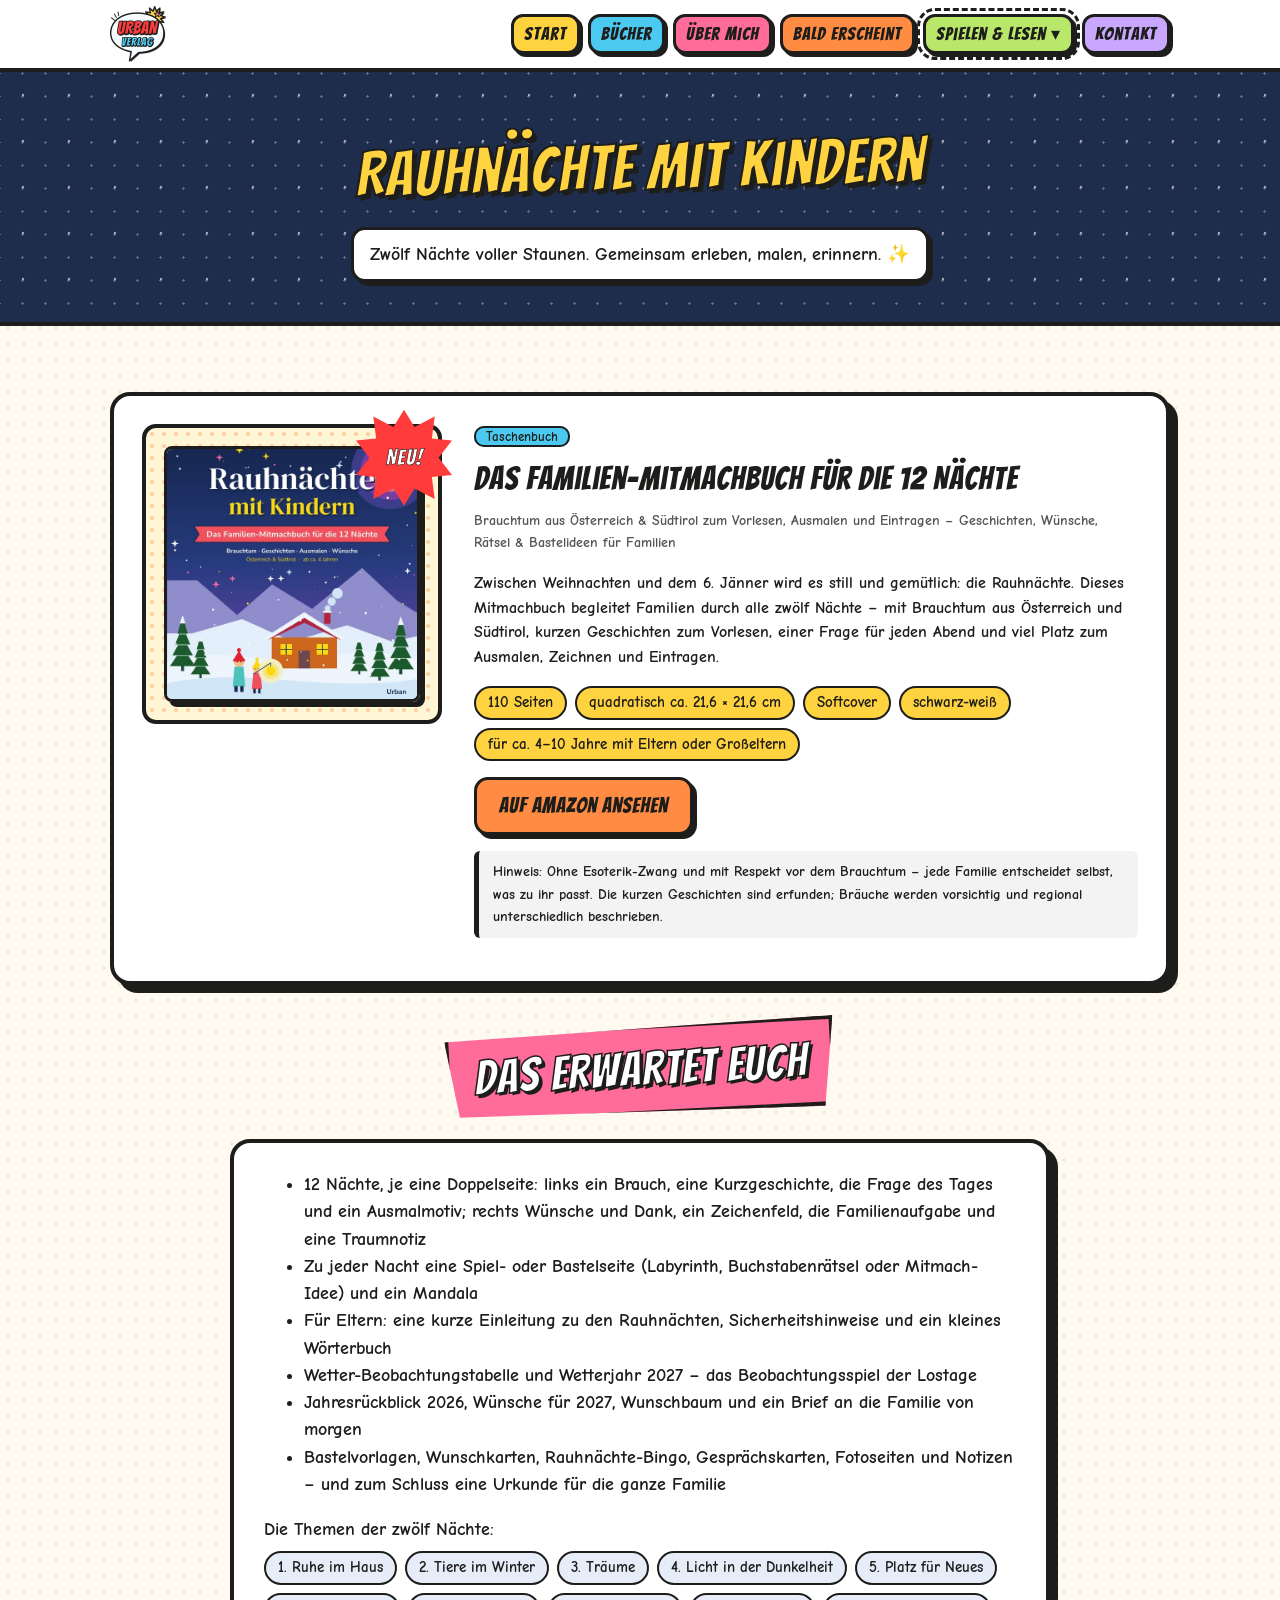
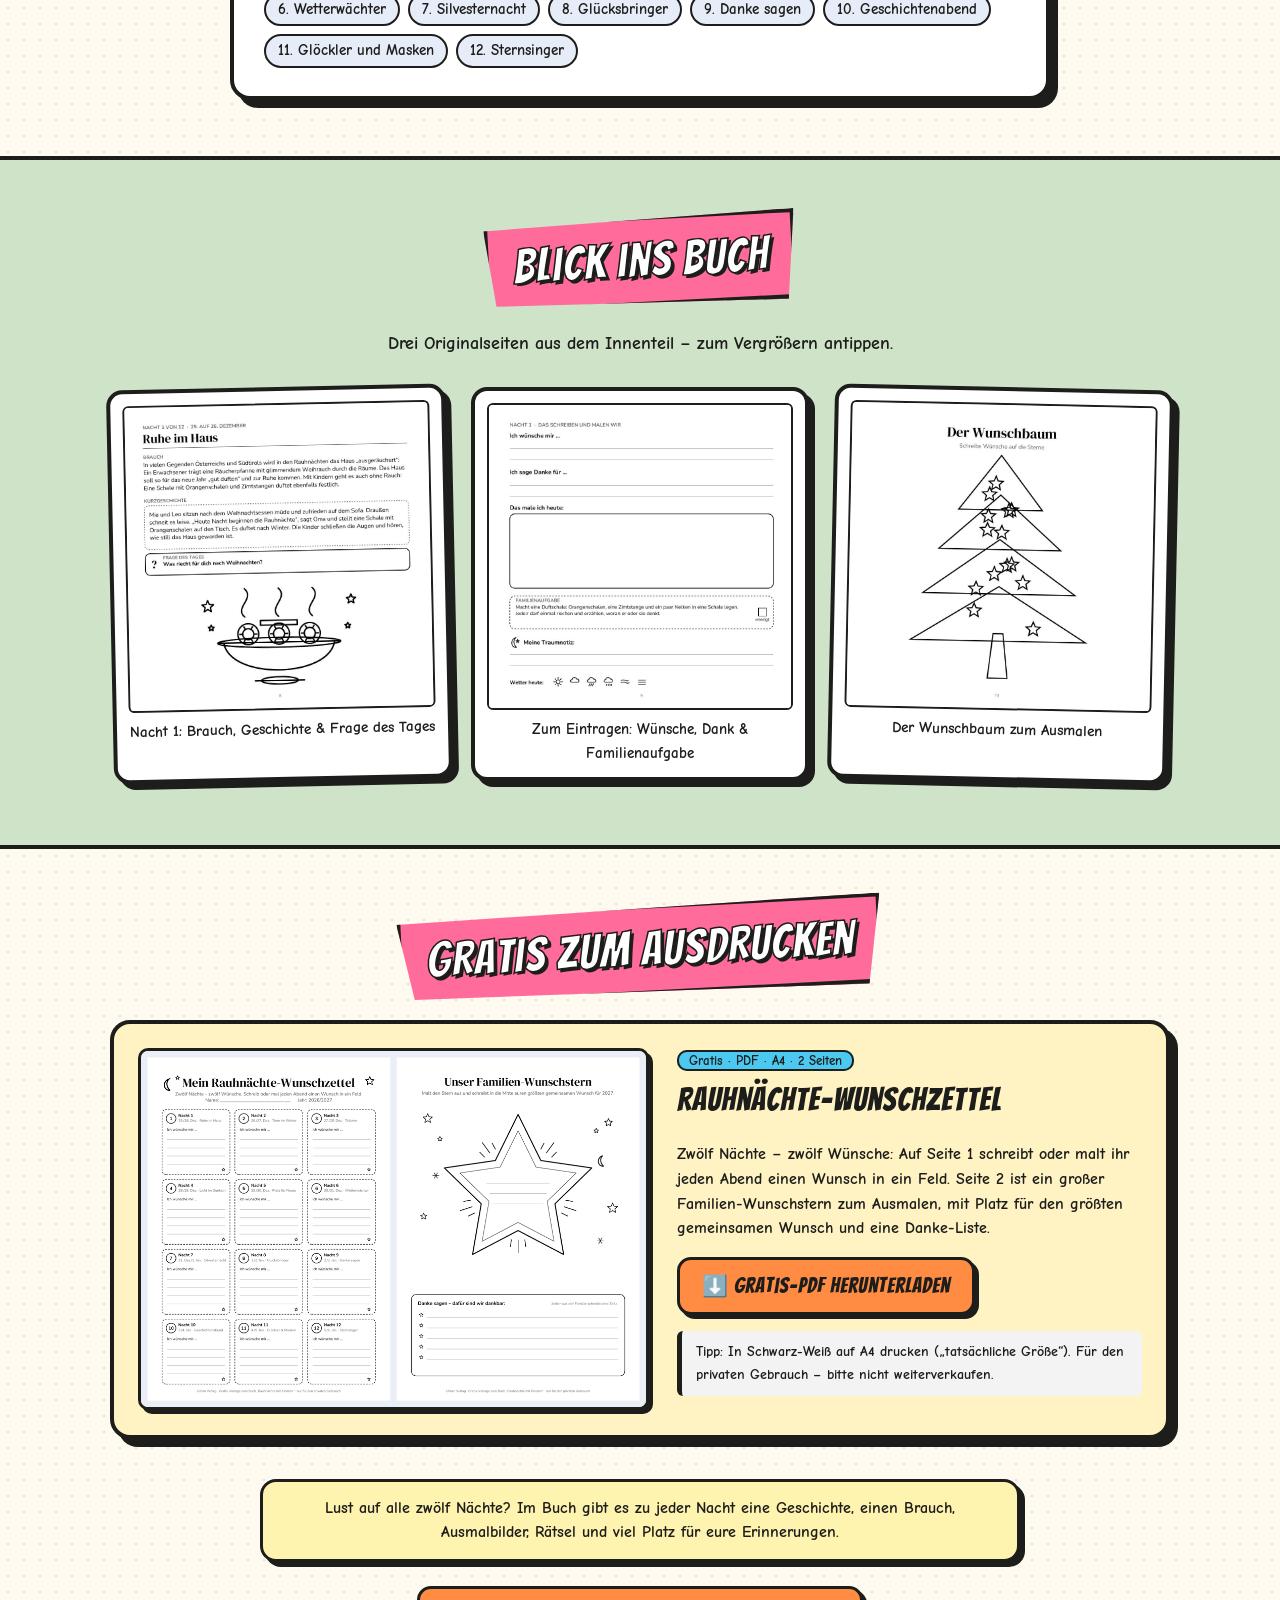
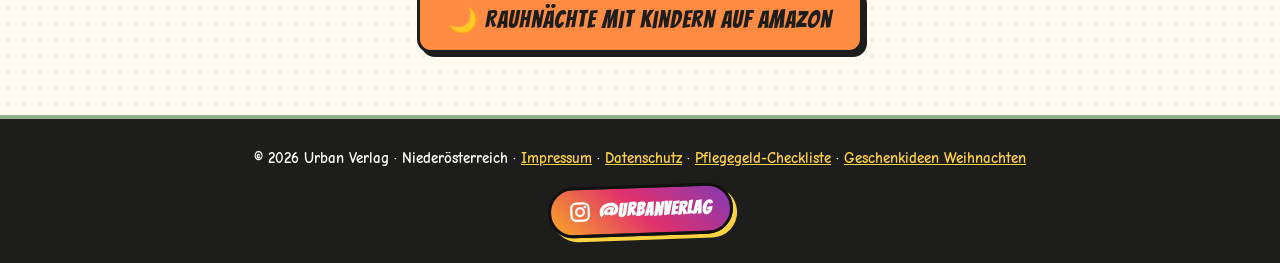
<file: rauhnaechte.html>
<!DOCTYPE html><html lang="de-AT"><head><meta charset="utf-8"><meta name="viewport" content="width=device-width,initial-scale=1"><title>Rauhnächte mit Kindern – Mitmachbuch &amp; gratis Wunschzettel zum Ausdrucken | Urban Verlag</title><meta name="description" content="Rauhnächte mit Kindern: das Familien-Mitmachbuch für die 12 Nächte mit Brauchtum aus Österreich &amp; Südtirol. Blick ins Buch und gratis Rauhnächte-Wunschzettel als PDF zum Ausdrucken."><link rel="canonical" href="https://njrrrc6nn9-ux.github.io/urban-verlag/rauhnaechte.html"><meta property="og:type" content="article"><meta property="og:site_name" content="Urban Verlag"><meta property="og:locale" content="de_AT"><meta property="og:title" content="Rauhnächte mit Kindern – Mitmachbuch &amp; gratis Wunschzettel zum Ausdrucken | Urban Verlag"><meta property="og:description" content="Rauhnächte mit Kindern: das Familien-Mitmachbuch für die 12 Nächte mit Brauchtum aus Österreich &amp; Südtirol. Blick ins Buch und gratis Rauhnächte-Wunschzettel als PDF zum Ausdrucken."><meta property="og:url" content="https://njrrrc6nn9-ux.github.io/urban-verlag/rauhnaechte.html"><meta property="og:image" content="https://njrrrc6nn9-ux.github.io/urban-verlag/cover-rauhnaechte.jpg"><meta name="twitter:card" content="summary_large_image"><meta name="twitter:title" content="Rauhnächte mit Kindern – Mitmachbuch &amp; gratis Wunschzettel zum Ausdrucken | Urban Verlag"><meta name="twitter:description" content="Rauhnächte mit Kindern: das Familien-Mitmachbuch für die 12 Nächte mit Brauchtum aus Österreich &amp; Südtirol. Blick ins Buch und gratis Rauhnächte-Wunschzettel als PDF zum Ausdrucken."><meta name="twitter:image" content="https://njrrrc6nn9-ux.github.io/urban-verlag/cover-rauhnaechte.jpg"><script type="application/ld+json">{"@context": "https://schema.org", "@graph": [{"@type": "Organization", "@id": "https://njrrrc6nn9-ux.github.io/urban-verlag/#org", "name": "Urban Verlag", "url": "https://njrrrc6nn9-ux.github.io/urban-verlag/", "logo": "https://njrrrc6nn9-ux.github.io/urban-verlag/logo-uv-512.png"}, {"@type": "WebPage", "@id": "https://njrrrc6nn9-ux.github.io/urban-verlag/rauhnaechte.html#seite", "url": "https://njrrrc6nn9-ux.github.io/urban-verlag/rauhnaechte.html", "name": "Rauhnächte mit Kindern – Mitmachbuch & gratis Wunschzettel zum Ausdrucken | Urban Verlag", "description": "Rauhnächte mit Kindern: das Familien-Mitmachbuch für die 12 Nächte mit Brauchtum aus Österreich & Südtirol. Blick ins Buch und gratis Rauhnächte-Wunschzettel als PDF zum Ausdrucken.", "inLanguage": "de-AT", "dateModified": "2026-10-23", "isPartOf": {"@type": "WebSite", "url": "https://njrrrc6nn9-ux.github.io/urban-verlag/", "name": "Urban Verlag"}, "about": {"@id": "https://njrrrc6nn9-ux.github.io/urban-verlag/rauhnaechte.html#buch"}, "primaryImageOfPage": "https://njrrrc6nn9-ux.github.io/urban-verlag/cover-rauhnaechte.jpg"}, {"@type": "Book", "@id": "https://njrrrc6nn9-ux.github.io/urban-verlag/rauhnaechte.html#buch", "name": "Rauhnächte mit Kindern – Das Familien-Mitmachbuch für die 12 Nächte", "alternativeHeadline": "Brauchtum aus Österreich & Südtirol zum Vorlesen, Ausmalen und Eintragen", "url": "https://www.amazon.de/dp/B0HNS5Y8FM", "sameAs": "https://www.amazon.de/dp/B0HNS5Y8FM", "image": "https://njrrrc6nn9-ux.github.io/urban-verlag/cover-rauhnaechte.jpg", "author": {"@type": "Person", "name": "Urban"}, "publisher": {"@id": "https://njrrrc6nn9-ux.github.io/urban-verlag/#org"}, "inLanguage": "de", "isbn": "9798163365364", "numberOfPages": 110, "bookFormat": "https://schema.org/Paperback", "typicalAgeRange": "4-10"}, {"@type": "DigitalDocument", "name": "Rauhnächte-Wunschzettel (Gratis-PDF)", "url": "https://njrrrc6nn9-ux.github.io/urban-verlag/rauhnaechte-wunschzettel.pdf", "encodingFormat": "application/pdf", "isAccessibleForFree": true, "inLanguage": "de", "publisher": {"@id": "https://njrrrc6nn9-ux.github.io/urban-verlag/#org"}}]}</script><link rel="icon" type="image/png" sizes="64x64" href="favicon-uv.png"><link rel="icon" type="image/png" sizes="32x32" href="favicon-uv-32.png"><link rel="apple-touch-icon" href="logo-uv-512.png"><link rel="stylesheet" href="style.css?v=13"><style>
.rn-hero{background:#1f2d4d;background-image:radial-gradient(rgba(255,255,255,.55) 1.4px,transparent 1.6px),radial-gradient(rgba(255,255,255,.3) 1px,transparent 1.2px);background-size:46px 46px,23px 23px;background-position:0 0,11px 13px}
.rn-hero p{color:#fff}
.rn-hero p.sb{display:inline-block;background:#fff;color:var(--ink);border:3px solid var(--ink);border-radius:14px;padding:10px 16px;box-shadow:4px 4px 0 var(--ink)}
.rn-themes{display:flex;flex-wrap:wrap;gap:8px;margin:8px 0 0;padding:0;list-style:none}
.rn-themes li{background:#e6ecf8;border:2px solid var(--ink);border-radius:999px;padding:3px 12px;font-size:.95rem}
.blick{display:grid;grid-template-columns:repeat(3,1fr);gap:22px;margin:10px 0 8px}
.blick figure{margin:0;background:#fff;border:4px solid var(--ink);border-radius:16px;box-shadow:6px 6px 0 var(--ink);padding:12px;text-align:center}
.blick figure:nth-child(1){transform:rotate(-1.2deg)}.blick figure:nth-child(3){transform:rotate(1.2deg)}
.blick img{width:100%;height:auto;display:block;border:2px solid var(--ink);border-radius:6px;cursor:zoom-in}
.blick figcaption{margin-top:8px;font-size:.95rem}
.wz{display:grid;grid-template-columns:minmax(260px,1.1fr) 1fr;gap:28px;align-items:center;background:#fff3c4;border:4px solid var(--ink);border-radius:20px;box-shadow:8px 8px 0 var(--ink);padding:24px;margin:10px 0 40px}
.wz img{width:100%;height:auto;display:block;border:3px solid var(--ink);border-radius:10px;background:#fff;box-shadow:4px 4px 0 var(--ink)}
.wz h3{font-size:2rem;margin:4px 0 8px}
.buyrow{text-align:center;margin:24px 0 6px}.buyrow .btn{font-size:1.5rem;padding:12px 28px}
@media(max-width:760px){.blick{grid-template-columns:1fr;max-width:460px;margin-left:auto;margin-right:auto}.blick figure:nth-child(n){transform:none}.wz{grid-template-columns:1fr;padding:18px}}
</style></head><body><header><div class="wrap"><nav><a class="logo" href="index.html"><img src="logo-uv.png" alt="Urban Verlag" width="56" height="56" style="height:56px;width:56px;display:block"></a><input type="checkbox" id="menu" class="menu-toggle" aria-label="Menü öffnen"><label for="menu" class="burger"><i></i> Menü</label><ul><li><a href="index.html">Start</a></li><li><a href="index.html#buecher">Bücher</a></li><li><a href="index.html#ueber">Über mich</a></li><li><a href="bald.html">Bald erscheint</a></li><li class="dd"><details><summary class="on">Spielen &amp; Lesen</summary><div class="dd-panel"><a href="spiele.html">🎮 Minispiele</a><a href="geschichte.html">🌙 Vorlesegeschichte</a><a href="ideen.html">💡 Ideen</a><a href="ausmalbilder.html">🖍️ Ausmalbilder</a><a href="planer-vorlage.html">🗓️ Gratis-Planerseite</a><a href="rauhnaechte.html" aria-current="page">✨ Rauhnächte-Wunschzettel</a><a href="geschenkideen-weihnachten.html">🎁 Geschenkideen</a></div></details></li><li><a href="kontakt.html">Kontakt</a></li></ul></nav></div></header><section class="page-hero rn-hero"><div class="wrap"><h1>Rauhnächte mit Kindern</h1><p class="sb">Zwölf Nächte voller Staunen. Gemeinsam erleben, malen, erinnern. ✨</p></div></section>
<main><section><div class="wrap">
<div class="soon-book"><div class="cover"><span class="burst">NEU!</span><img src="cover-rauhnaechte.jpg" alt="Cover: Rauhnächte mit Kindern – Das Familien-Mitmachbuch für die 12 Nächte" width="600" height="600"></div><div><span class="tag">Taschenbuch</span><h3>Das Familien-Mitmachbuch für die 12 Nächte</h3><p class="sub">Brauchtum aus Österreich &amp; Südtirol zum Vorlesen, Ausmalen und Eintragen – Geschichten, Wünsche, Rätsel &amp; Bastelideen für Familien</p>
<p>Zwischen Weihnachten und dem 6. Jänner wird es still und gemütlich: die Rauhnächte. Dieses Mitmachbuch begleitet Familien durch alle zwölf Nächte – mit Brauchtum aus Österreich und Südtirol, kurzen Geschichten zum Vorlesen, einer Frage für jeden Abend und viel Platz zum Ausmalen, Zeichnen und Eintragen.</p>
<div class="facts"><span>110 Seiten</span><span>quadratisch ca. 21,6 × 21,6 cm</span><span>Softcover</span><span>schwarz-weiß</span><span>für ca. 4–10 Jahre mit Eltern oder Großeltern</span></div>
<p><a class="btn" href="https://www.amazon.de/dp/B0HNS5Y8FM" target="_blank" rel="noopener">Auf Amazon ansehen</a></p>
<p class="hinweis"><b>Hinweis:</b> Ohne Esoterik-Zwang und mit Respekt vor dem Brauchtum – jede Familie entscheidet selbst, was zu ihr passt. Die kurzen Geschichten sind erfunden; Bräuche werden vorsichtig und regional unterschiedlich beschrieben.</p></div></div>
<h2><span class="pow">Das erwartet euch</span></h2>
<div class="panel"><ul style="margin-top:0"><li><b>12 Nächte, je eine Doppelseite:</b> links ein Brauch, eine Kurzgeschichte, die Frage des Tages und ein Ausmalmotiv; rechts Wünsche und Dank, ein Zeichenfeld, die Familienaufgabe und eine Traumnotiz</li><li><b>Zu jeder Nacht</b> eine Spiel- oder Bastelseite (Labyrinth, Buchstabenrätsel oder Mitmach-Idee) und ein Mandala</li><li><b>Für Eltern:</b> eine kurze Einleitung zu den Rauhnächten, Sicherheitshinweise und ein kleines Wörterbuch</li><li><b>Wetter-Beobachtungstabelle</b> und Wetterjahr 2027 – das Beobachtungsspiel der Lostage</li><li><b>Jahresrückblick 2026</b>, Wünsche für 2027, Wunschbaum und ein Brief an die Familie von morgen</li><li>Bastelvorlagen, Wunschkarten, Rauhnächte-Bingo, Gesprächskarten, Fotoseiten und Notizen – und zum Schluss eine <b>Urkunde</b> für die ganze Familie</li></ul><p style="margin-bottom:4px"><b>Die Themen der zwölf Nächte:</b></p><ul class="rn-themes"><li>1. Ruhe im Haus</li><li>2. Tiere im Winter</li><li>3. Träume</li><li>4. Licht in der Dunkelheit</li><li>5. Platz für Neues</li><li>6. Wetterwächter</li><li>7. Silvesternacht</li><li>8. Glücksbringer</li><li>9. Danke sagen</li><li>10. Geschichtenabend</li><li>11. Glöckler und Masken</li><li>12. Sternsinger</li></ul></div>
</div></section>
<section id="blick" style="background:var(--sage2);border-top:4px solid var(--ink);border-bottom:4px solid var(--ink)"><div class="wrap"><h2><span class="pow">Blick ins Buch</span></h2><p class="lead">Drei Originalseiten aus dem Innenteil – zum Vergrößern antippen.</p>
<div class="blick">
<figure><a href="blick-B0HNS5Y8FM-1.jpg" target="_blank"><img src="blick-B0HNS5Y8FM-1.jpg" alt="Beispielseite: Nacht 1 – Ruhe im Haus, mit Brauch, Kurzgeschichte, Frage des Tages und Ausmalmotiv" width="900" height="900" loading="lazy"></a><figcaption>Nacht 1: Brauch, Geschichte &amp; Frage des Tages</figcaption></figure>
<figure><a href="blick-B0HNS5Y8FM-2.jpg" target="_blank"><img src="blick-B0HNS5Y8FM-2.jpg" alt="Beispielseite: Wünsche, Dank, Zeichenfeld, Familienaufgabe und Traumnotiz" width="900" height="900" loading="lazy"></a><figcaption>Zum Eintragen: Wünsche, Dank &amp; Familienaufgabe</figcaption></figure>
<figure><a href="blick-B0HNS5Y8FM-3.jpg" target="_blank"><img src="blick-B0HNS5Y8FM-3.jpg" alt="Beispielseite: Der Wunschbaum zum Ausmalen und Beschriften" width="900" height="900" loading="lazy"></a><figcaption>Der Wunschbaum zum Ausmalen</figcaption></figure>
</div></div></section>
<section id="wunschzettel"><div class="wrap"><h2><span class="pow">Gratis zum Ausdrucken</span></h2>
<div class="wz"><a href="rauhnaechte-wunschzettel.pdf" aria-label="Rauhnächte-Wunschzettel als PDF öffnen"><img src="rauhnaechte-wunschzettel-vorschau.png" alt="Vorschau: Rauhnächte-Wunschzettel mit 12 Wunschfeldern und Familien-Wunschstern zum Ausmalen" width="1000" height="706" loading="lazy"></a><div><span class="tag">Gratis · PDF · A4 · 2 Seiten</span><h3>Rauhnächte-Wunschzettel</h3><p>Zwölf Nächte – zwölf Wünsche: Auf Seite 1 schreibt oder malt ihr jeden Abend einen Wunsch in ein Feld. Seite 2 ist ein großer Familien-Wunschstern zum Ausmalen, mit Platz für den größten gemeinsamen Wunsch und eine Danke-Liste.</p><p><a class="btn" href="rauhnaechte-wunschzettel.pdf" download>⬇️ Gratis-PDF herunterladen</a></p><p class="hinweis">Tipp: In Schwarz-Weiß auf A4 drucken („tatsächliche Größe“). Für den privaten Gebrauch – bitte nicht weiterverkaufen.</p></div></div>
<div class="note"><b>Lust auf alle zwölf Nächte?</b> Im Buch gibt es zu jeder Nacht eine Geschichte, einen Brauch, Ausmalbilder, Rätsel und viel Platz für eure Erinnerungen.</div>
<div class="buyrow"><a class="btn" href="https://www.amazon.de/dp/B0HNS5Y8FM" target="_blank" rel="noopener">🌙 Rauhnächte mit Kindern auf Amazon</a></div>
</div></section></main><footer><div class="wrap">© 2026 Urban Verlag · Niederösterreich · <a href="impressum.html">Impressum</a> · <a href="datenschutz.html">Datenschutz</a> · <a href="pflegegeld-checkliste.html">Pflegegeld-Checkliste</a> · <a href="geschenkideen-weihnachten.html">Geschenkideen Weihnachten</a><p class="ig-foot"><a class="btn-ig" href="https://www.instagram.com/urbanverlag/" target="_blank" rel="noopener noreferrer" aria-label="Urban Verlag auf Instagram (öffnet in neuem Tab)"><svg class="ig-ico" viewBox="0 0 24 24" width="22" height="22" aria-hidden="true" focusable="false"><rect x="2.5" y="2.5" width="19" height="19" rx="5.5" fill="none" stroke="currentColor" stroke-width="2.4"/><circle cx="12" cy="12" r="4.3" fill="none" stroke="currentColor" stroke-width="2.4"/><circle cx="17.4" cy="6.6" r="1.4" fill="currentColor"/></svg><span>@UrbanVerlag</span></a></p></div></footer><script>document.querySelectorAll("nav ul a").forEach(function(a){a.addEventListener("click",function(){var m=document.getElementById("menu");if(m)m.checked=false;});});document.addEventListener("click",function(e){document.querySelectorAll("nav details[open]").forEach(function(d){if(!d.contains(e.target))d.removeAttribute("open");});});document.addEventListener("keydown",function(e){if(e.key==="Escape")document.querySelectorAll("nav details[open]").forEach(function(d){d.removeAttribute("open");});});</script></body></html>
</file>
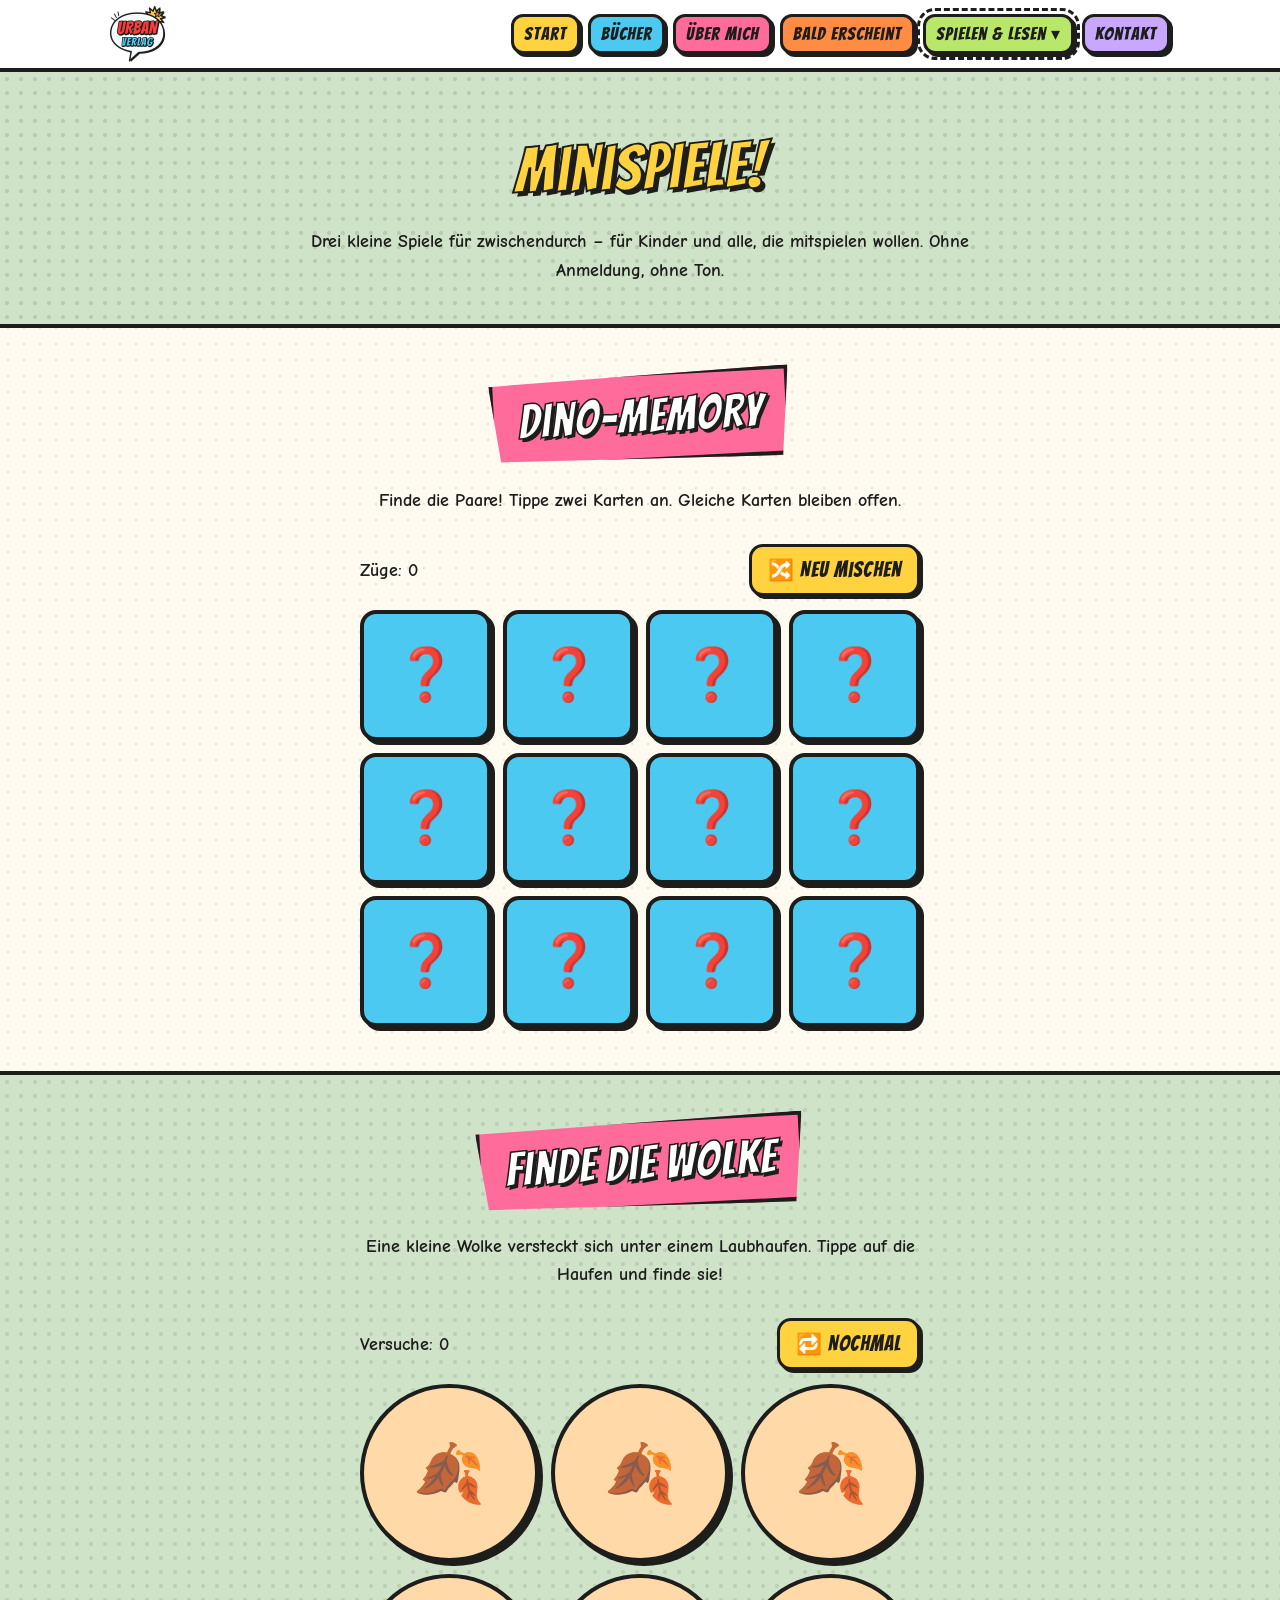
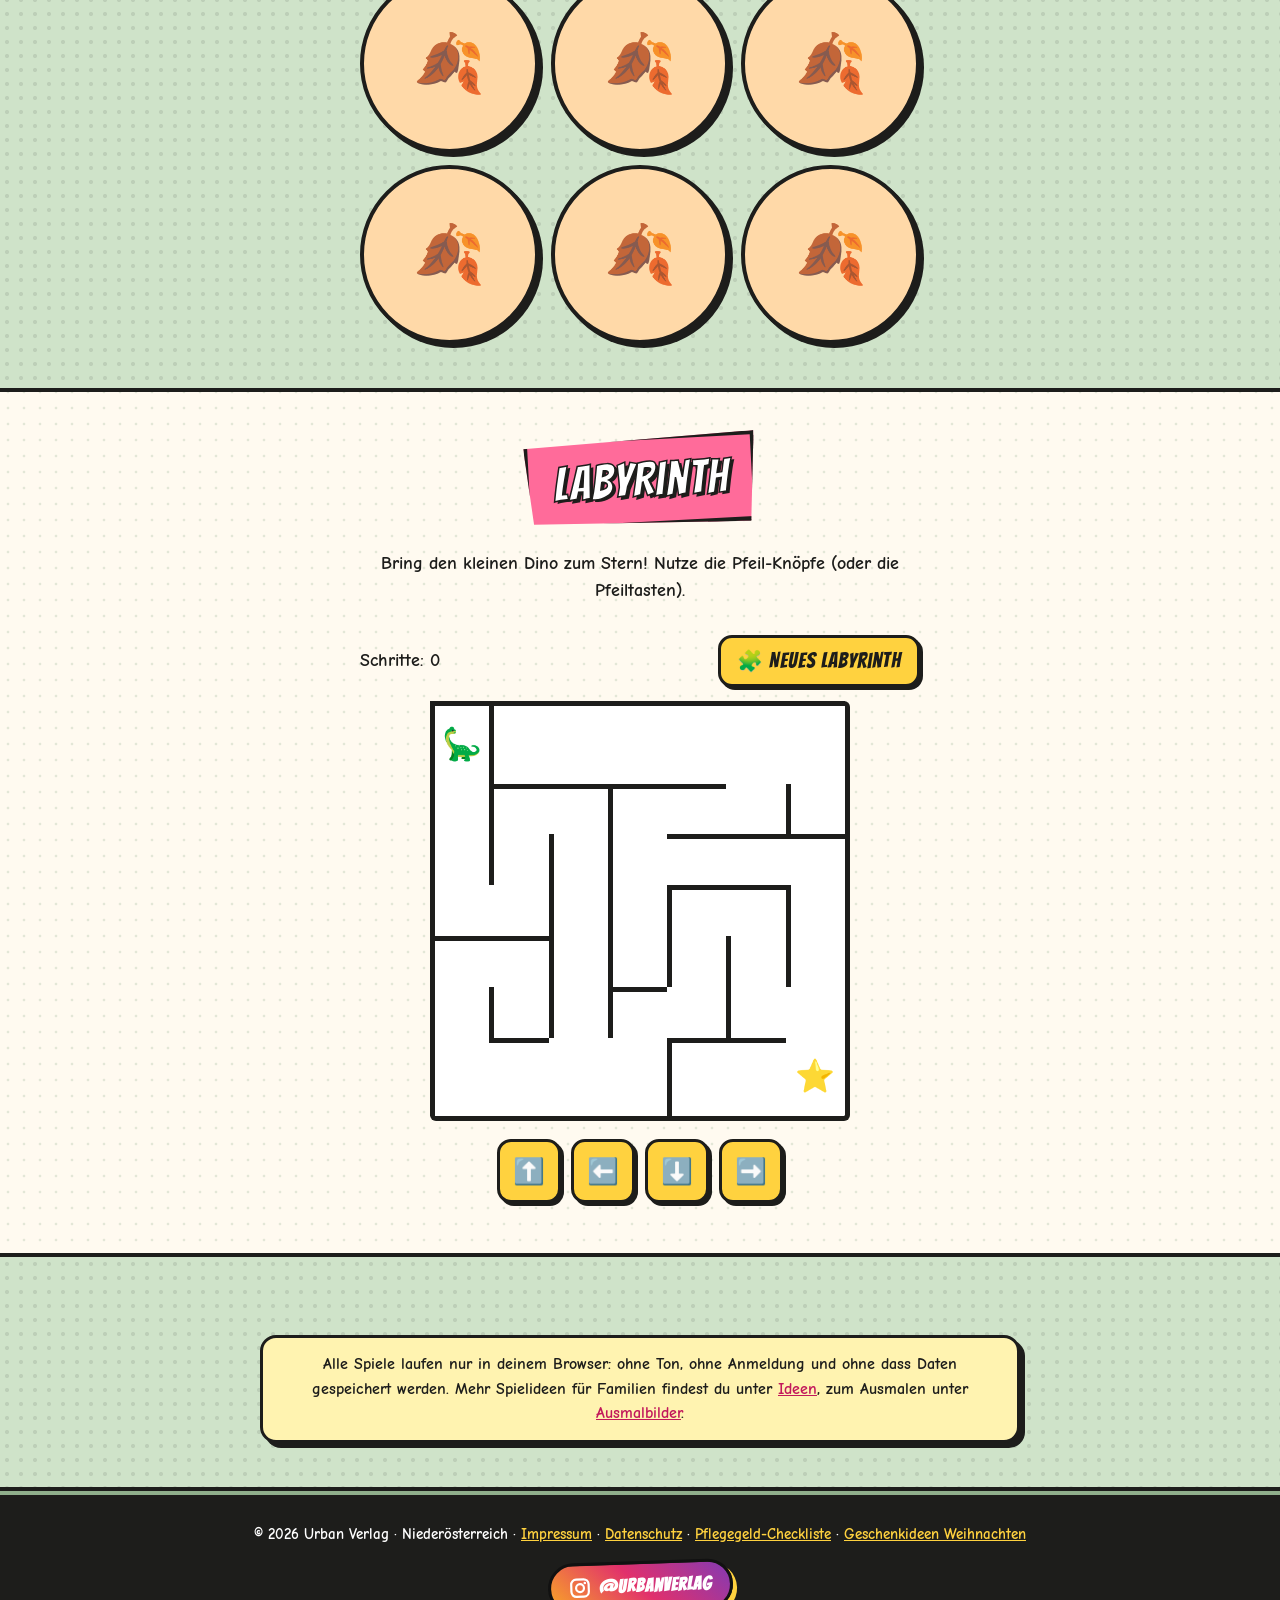
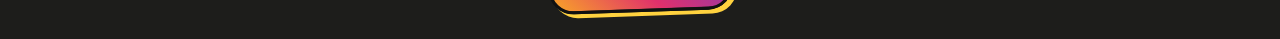
<file: spiele.html>
<!DOCTYPE html><html lang="de-AT"><head><meta charset="utf-8"><meta name="viewport" content="width=device-width,initial-scale=1"><title>Minispiele für Kinder – Dino-Memory, Labyrinth & mehr | Urban Verlag</title><meta name="description" content="Kostenlose Minispiele für Kinder direkt im Browser: Dino-Memory, Finde die Wolke und ein Labyrinth. Ohne Anmeldung, ohne Ton, ohne Datensammeln."><link rel="canonical" href="https://njrrrc6nn9-ux.github.io/urban-verlag/spiele.html"><meta property="og:type" content="website"><meta property="og:site_name" content="Urban Verlag"><meta property="og:locale" content="de_AT"><meta property="og:title" content="Minispiele für Kinder – Dino-Memory, Labyrinth & mehr | Urban Verlag"><meta property="og:description" content="Kostenlose Minispiele für Kinder direkt im Browser: Dino-Memory, Finde die Wolke und ein Labyrinth. Ohne Anmeldung, ohne Ton, ohne Datensammeln."><meta property="og:url" content="https://njrrrc6nn9-ux.github.io/urban-verlag/spiele.html"><meta property="og:image" content="https://njrrrc6nn9-ux.github.io/urban-verlag/logo-uv-512.png"><meta name="twitter:card" content="summary"><meta name="twitter:title" content="Minispiele für Kinder – Dino-Memory, Labyrinth & mehr | Urban Verlag"><meta name="twitter:description" content="Kostenlose Minispiele für Kinder direkt im Browser: Dino-Memory, Finde die Wolke und ein Labyrinth. Ohne Anmeldung, ohne Ton, ohne Datensammeln."><meta name="twitter:image" content="https://njrrrc6nn9-ux.github.io/urban-verlag/logo-uv-512.png"><link rel="icon" type="image/png" sizes="64x64" href="favicon-uv.png"><link rel="icon" type="image/png" sizes="32x32" href="favicon-uv-32.png"><link rel="apple-touch-icon" href="logo-uv-512.png"><link rel="stylesheet" href="style.css?v=13"></head><body><header><div class="wrap"><nav><a class="logo" href="index.html"><img src="logo-uv.png" alt="Urban Verlag" width="56" height="56" style="height:56px;width:56px;display:block"></a><input type="checkbox" id="menu" class="menu-toggle" aria-label="Menü öffnen"><label for="menu" class="burger"><i></i> Menü</label><ul><li><a href="index.html">Start</a></li><li><a href="index.html#buecher">Bücher</a></li><li><a href="index.html#ueber">Über mich</a></li><li><a href="bald.html">Bald erscheint</a></li><li class="dd"><details><summary class="on">Spielen &amp; Lesen</summary><div class="dd-panel"><a href="spiele.html" aria-current="page">🎮 Minispiele</a><a href="geschichte.html">🌙 Vorlesegeschichte</a><a href="ideen.html">💡 Ideen</a><a href="ausmalbilder.html">🖍️ Ausmalbilder</a><a href="planer-vorlage.html">🗓️ Gratis-Planerseite</a><a href="rauhnaechte.html">✨ Rauhnächte-Wunschzettel</a><a href="geschenkideen-weihnachten.html">🎁 Geschenkideen</a></div></details></li><li><a href="kontakt.html">Kontakt</a></li></ul></nav></div></header><section class="page-hero"><div class="wrap"><h1>Minispiele!</h1><p>Drei kleine Spiele für zwischendurch – für Kinder und alle, die mitspielen wollen. Ohne Anmeldung, ohne Ton.</p></div></section><section class="game-sec"><div class="wrap">
<div class="game" id="g-mem"><h2><span class="pow">Dino-Memory</span></h2><p class="lead">Finde die Paare! Tippe zwei Karten an. Gleiche Karten bleiben offen.</p>
<div class="gbar"><span id="mem-info" aria-live="polite">Züge: 0</span><button type="button" class="gbtn" id="mem-new">🔀 Neu mischen</button></div>
<div class="mem" id="mem"></div><p class="win" id="mem-win" hidden></p></div></div></section>
<section class="game-sec alt"><div class="wrap">
<div class="game" id="g-cloud"><h2><span class="pow">Finde die Wolke</span></h2><p class="lead">Eine kleine Wolke versteckt sich unter einem Laubhaufen. Tippe auf die Haufen und finde sie!</p>
<div class="gbar"><span id="cl-info" aria-live="polite">Versuche: 0</span><button type="button" class="gbtn" id="cl-new">🔁 Nochmal</button></div>
<div class="cloud" id="cloud"></div><p class="win" id="cl-win" hidden></p></div></div></section>
<section class="game-sec"><div class="wrap">
<div class="game" id="g-maze"><h2><span class="pow">Labyrinth</span></h2><p class="lead">Bring den kleinen Dino zum Stern! Nutze die Pfeil-Knöpfe (oder die Pfeiltasten).</p>
<div class="gbar"><span id="mz-info" aria-live="polite">Schritte: 0</span><button type="button" class="gbtn" id="mz-new">🧩 Neues Labyrinth</button></div>
<div class="maze" id="maze" tabindex="0" aria-label="Labyrinth"></div>
<div class="dpad" aria-label="Steuerung"><button type="button" class="gbtn" data-d="N" aria-label="nach oben">⬆️</button><button type="button" class="gbtn" data-d="W" aria-label="nach links">⬅️</button><button type="button" class="gbtn" data-d="S" aria-label="nach unten">⬇️</button><button type="button" class="gbtn" data-d="E" aria-label="nach rechts">➡️</button></div>
<p class="win" id="mz-win" hidden></p></div></div></section>
<section class="game-sec alt"><div class="wrap"><p class="note">Alle Spiele laufen nur in deinem Browser: ohne Ton, ohne Anmeldung und ohne dass Daten gespeichert werden. Mehr Spielideen für Familien findest du unter <a href="ideen.html">Ideen</a>, zum Ausmalen unter <a href="ausmalbilder.html">Ausmalbilder</a>.</p></div></section><footer><div class="wrap">© 2026 Urban Verlag · Niederösterreich · <a href="impressum.html">Impressum</a> · <a href="datenschutz.html">Datenschutz</a> · <a href="pflegegeld-checkliste.html">Pflegegeld-Checkliste</a> · <a href="geschenkideen-weihnachten.html">Geschenkideen Weihnachten</a><p class="ig-foot"><a class="btn-ig" href="https://www.instagram.com/urbanverlag/" target="_blank" rel="noopener noreferrer" aria-label="Urban Verlag auf Instagram (öffnet in neuem Tab)"><svg class="ig-ico" viewBox="0 0 24 24" width="22" height="22" aria-hidden="true" focusable="false"><rect x="2.5" y="2.5" width="19" height="19" rx="5.5" fill="none" stroke="currentColor" stroke-width="2.4"/><circle cx="12" cy="12" r="4.3" fill="none" stroke="currentColor" stroke-width="2.4"/><circle cx="17.4" cy="6.6" r="1.4" fill="currentColor"/></svg><span>@UrbanVerlag</span></a></p></div></footer><script>document.querySelectorAll("nav ul a").forEach(function(a){a.addEventListener("click",function(){var m=document.getElementById("menu");if(m)m.checked=false;});});document.addEventListener("click",function(e){document.querySelectorAll("nav details[open]").forEach(function(d){if(!d.contains(e.target))d.removeAttribute("open");});});document.addEventListener("keydown",function(e){if(e.key==="Escape")document.querySelectorAll("nav details[open]").forEach(function(d){d.removeAttribute("open");});});</script><script>
(function(){
function shuf(a){for(var i=a.length-1;i>0;i--){var j=Math.floor(Math.random()*(i+1)),t=a[i];a[i]=a[j];a[j]=t}return a}
function $(id){return document.getElementById(id)}
/* Dino-Memory */
var EM=['🦕','🦖','🥚','🌋','🌴','🦴'],mem=$('mem'),first=null,lock=false,moves=0,found=0;
function memNew(){mem.innerHTML='';first=null;lock=false;moves=0;found=0;$('mem-info').textContent='Züge: 0';$('mem-win').hidden=true;
shuf(EM.concat(EM)).forEach(function(e){var b=document.createElement('button');b.type='button';b.className='mcard';b.dataset.e=e;b.setAttribute('aria-label','Karte, verdeckt');
b.innerHTML='<span class="mf" aria-hidden="true">❓</span><span class="mb" aria-hidden="true">'+e+'</span>';b.onclick=function(){flip(b)};mem.appendChild(b)})}
function flip(b){if(lock||b.classList.contains('open')||b.classList.contains('done'))return;b.classList.add('open');b.setAttribute('aria-label','Karte '+b.dataset.e);
if(!first){first=b;return}
moves++;$('mem-info').textContent='Züge: '+moves;var a=first;first=null;
if(a.dataset.e===b.dataset.e){a.classList.add('done');b.classList.add('done');found++;
if(found===EM.length){var w=$('mem-win');w.textContent='🎉 Super gemacht! Alle Paare gefunden – in '+moves+' Zügen.';w.hidden=false}}
else{lock=true;setTimeout(function(){a.classList.remove('open');b.classList.remove('open');a.setAttribute('aria-label','Karte, verdeckt');b.setAttribute('aria-label','Karte, verdeckt');lock=false},900)}}
$('mem-new').onclick=memNew;memNew();
/* Finde die Wolke */
var cl=$('cloud'),tries=0,target=0,clDone=false;
function clNew(){cl.innerHTML='';tries=0;clDone=false;target=Math.floor(Math.random()*9);$('cl-info').textContent='Versuche: 0';$('cl-win').hidden=true;
for(var i=0;i<9;i++){(function(i){var b=document.createElement('button');b.type='button';b.className='pile';b.setAttribute('aria-label','Laubhaufen '+(i+1));b.textContent='🍂';
b.onclick=function(){if(clDone||b.disabled)return;tries++;$('cl-info').textContent='Versuche: '+tries;
if(i===target){clDone=true;b.textContent='☁️';b.className='pile hit';b.setAttribute('aria-label','Wolke gefunden');var w=$('cl-win');w.textContent='🎉 Gefunden! Die Wolke war unter Haufen '+(i+1)+'. Du hast '+tries+(tries===1?' Versuch':' Versuche')+' gebraucht.';w.hidden=false}
else{b.textContent='🍃';b.disabled=true;b.className='pile empty';b.setAttribute('aria-label','Hier ist keine Wolke')}};cl.appendChild(b)})(i)}}
$('cl-new').onclick=clNew;clNew();
/* Labyrinth */
var N=7,mz=$('maze'),walls,pos,steps,mzDone;
var DX={N:[0,-1,'N','S'],S:[0,1,'S','N'],W:[-1,0,'W','E'],E:[1,0,'E','W']};
function mzNew(){var open=[];for(var i=0;i<N*N;i++)open.push({N:0,S:0,W:0,E:0});var seen={},st=[0];seen[0]=1;
while(st.length){var c=st[st.length-1],x=c%N,y=(c-x)/N,nb=[];for(var k in DX){var nx=x+DX[k][0],ny=y+DX[k][1];if(nx>=0&&ny>=0&&nx<N&&ny<N&&!seen[ny*N+nx])nb.push([k,ny*N+nx])}
if(!nb.length){st.pop();continue}var p=nb[Math.floor(Math.random()*nb.length)];open[c][p[0]]=1;open[p[1]][DX[p[0]][3]]=1;seen[p[1]]=1;st.push(p[1])}
walls=open;pos=0;steps=0;mzDone=false;$('mz-info').textContent='Schritte: 0';$('mz-win').hidden=true;mzDraw()}
function mzDraw(){mz.innerHTML='';for(var i=0;i<N*N;i++){var d=document.createElement('div'),o=walls[i];d.className='mc'+(o.N?'':' wn')+(o.W?'':' ww');
if(i===pos)d.textContent='🦕';else if(i===N*N-1)d.textContent='⭐';mz.appendChild(d)}}
function go(k){if(mzDone||!walls[pos][k])return;var x=pos%N,y=(pos-x)/N;pos=(y+DX[k][1])*N+x+DX[k][0];steps++;$('mz-info').textContent='Schritte: '+steps;mzDraw();
if(pos===N*N-1){mzDone=true;var w=$('mz-win');w.textContent='🎉 Geschafft! Der Dino hat den Stern erreicht – in '+steps+' Schritten.';w.hidden=false}}
document.querySelectorAll('.dpad button').forEach(function(b){b.onclick=function(){go(b.dataset.d)}});
mz.addEventListener('keydown',function(e){var m={ArrowUp:'N',ArrowDown:'S',ArrowLeft:'W',ArrowRight:'E'}[e.key];if(m){e.preventDefault();go(m)}});
$('mz-new').onclick=mzNew;mzNew();
})();
</script></body></html>
</file>
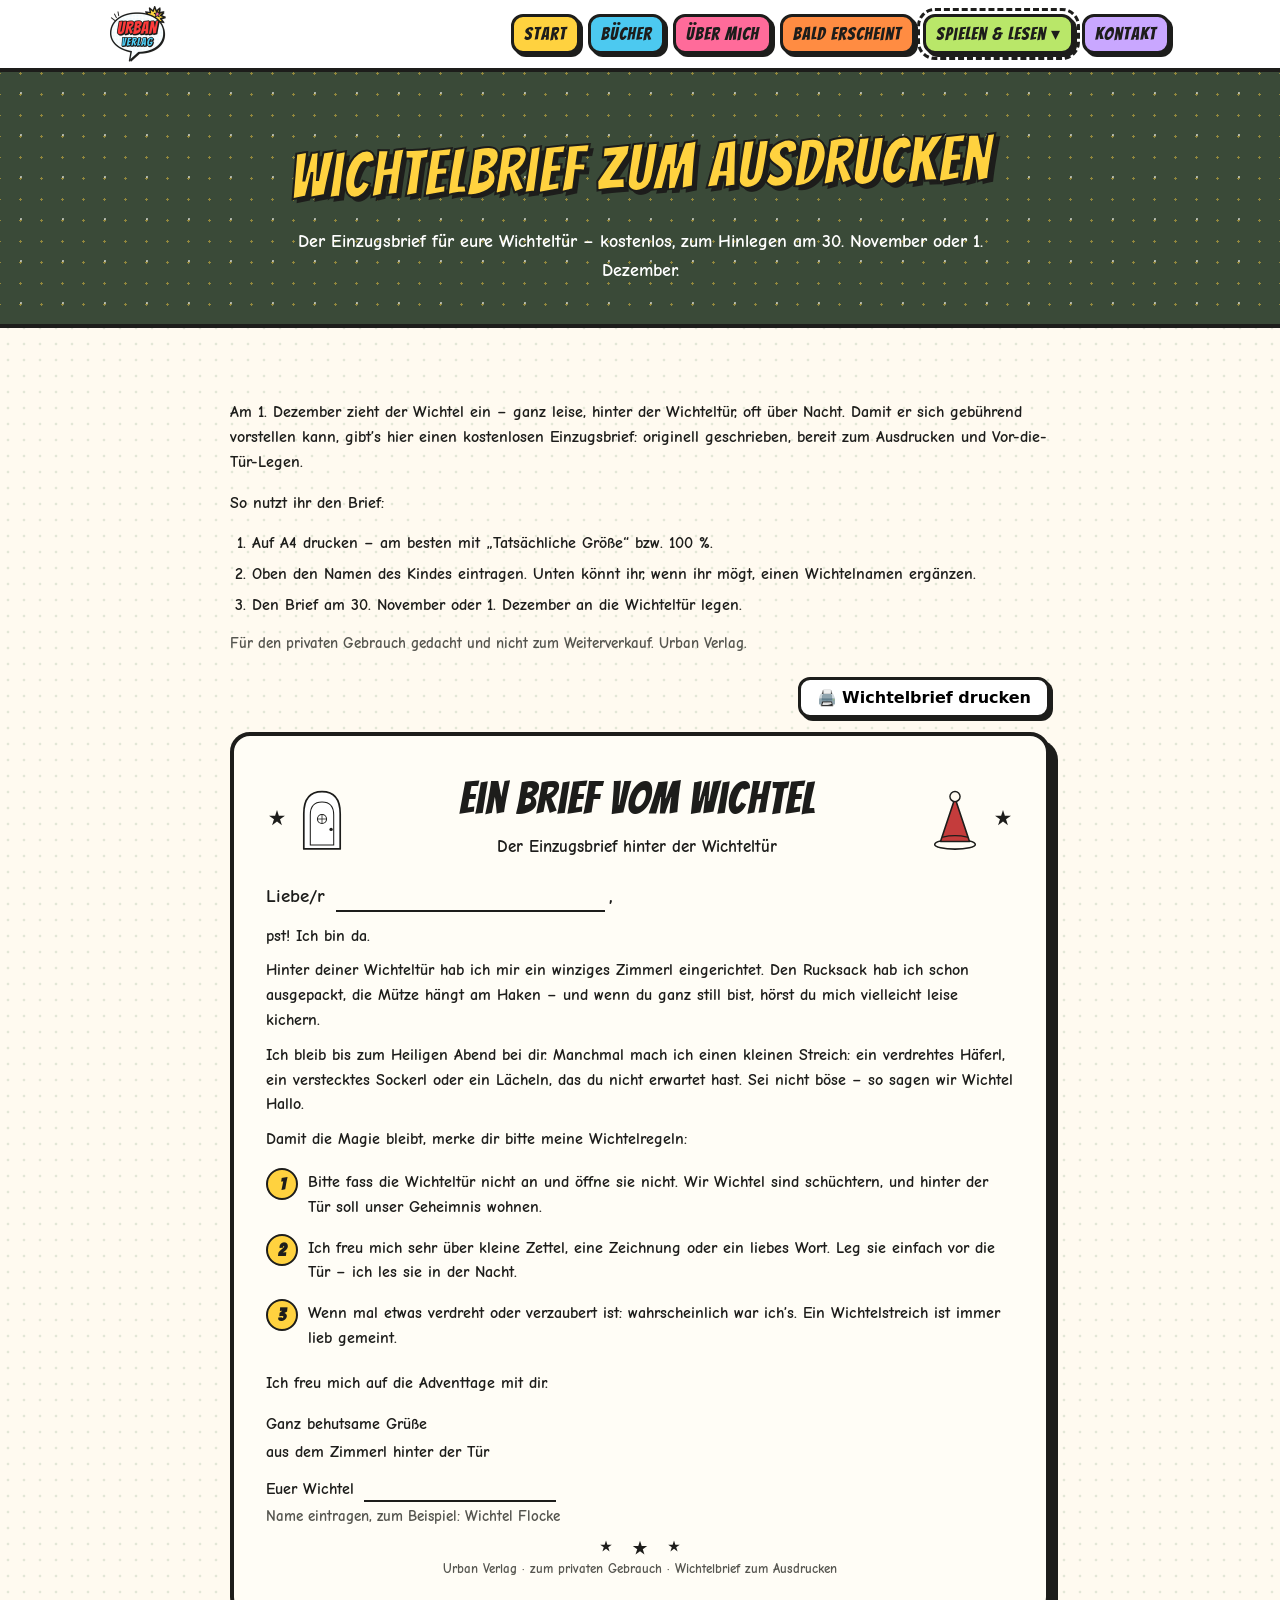
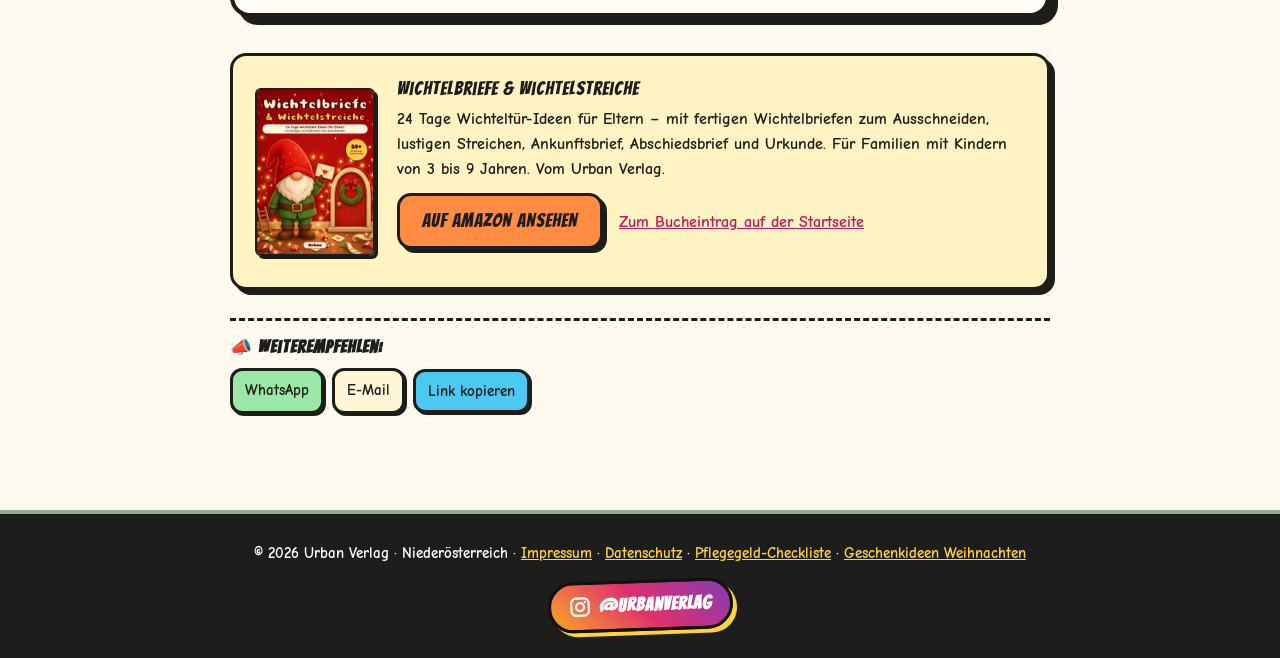
<file: wichtelbrief.html>
<!DOCTYPE html>
<html lang="de-AT">
<head>
<meta charset="utf-8">
<meta name="viewport" content="width=device-width,initial-scale=1">
<title>Wichtelbrief zum Ausdrucken – Gratis Einzugsbrief für die Wichteltür | Urban Verlag</title>
<meta name="description" content="Kostenloser Wichtel-Einzugsbrief zum Ausdrucken (A4): der Brief, den der Wichtel hinterlässt, wenn er am 1. Dezember hinter der Wichteltür einzieht. Vom Urban Verlag.">
<link rel="canonical" href="https://njrrrc6nn9-ux.github.io/urban-verlag/wichtelbrief.html">
<meta property="og:type" content="article">
<meta property="og:site_name" content="Urban Verlag">
<meta property="og:locale" content="de_AT">
<meta property="og:title" content="Wichtelbrief zum Ausdrucken – Gratis Einzugsbrief für die Wichteltür | Urban Verlag">
<meta property="og:description" content="Kostenloser Wichtel-Einzugsbrief zum Ausdrucken (A4): der Brief, den der Wichtel hinterlässt, wenn er am 1. Dezember hinter der Wichteltür einzieht. Vom Urban Verlag.">
<meta property="og:url" content="https://njrrrc6nn9-ux.github.io/urban-verlag/wichtelbrief.html">
<meta property="og:image" content="https://njrrrc6nn9-ux.github.io/urban-verlag/B0HS65G9B3.jpg">
<meta name="twitter:card" content="summary_large_image">
<meta name="twitter:title" content="Wichtelbrief zum Ausdrucken – Gratis Einzugsbrief für die Wichteltür | Urban Verlag">
<meta name="twitter:description" content="Kostenloser Wichtel-Einzugsbrief zum Ausdrucken (A4): der Brief, den der Wichtel hinterlässt, wenn er am 1. Dezember hinter der Wichteltür einzieht. Vom Urban Verlag.">
<meta name="twitter:image" content="https://njrrrc6nn9-ux.github.io/urban-verlag/B0HS65G9B3.jpg">
<script type="application/ld+json">
{"@context":"https://schema.org","@graph":[{"@type":"Organization","@id":"https://njrrrc6nn9-ux.github.io/urban-verlag/#org","name":"Urban Verlag","url":"https://njrrrc6nn9-ux.github.io/urban-verlag/","logo":"https://njrrrc6nn9-ux.github.io/urban-verlag/logo-uv-512.png"},{"@type":["WebPage","CreativeWork"],"@id":"https://njrrrc6nn9-ux.github.io/urban-verlag/wichtelbrief.html#seite","url":"https://njrrrc6nn9-ux.github.io/urban-verlag/wichtelbrief.html","name":"Wichtelbrief zum Ausdrucken – Gratis Einzugsbrief für die Wichteltür | Urban Verlag","headline":"Wichtelbrief zum Ausdrucken","description":"Kostenloser Wichtel-Einzugsbrief zum Ausdrucken (A4): der Brief, den der Wichtel hinterlässt, wenn er am 1. Dezember hinter der Wichteltür einzieht. Vom Urban Verlag.","inLanguage":"de-AT","datePublished":"2026-11-28","dateModified":"2026-11-28","isAccessibleForFree":true,"author":{"@id":"https://njrrrc6nn9-ux.github.io/urban-verlag/#org"},"publisher":{"@id":"https://njrrrc6nn9-ux.github.io/urban-verlag/#org"},"isPartOf":{"@type":"WebSite","url":"https://njrrrc6nn9-ux.github.io/urban-verlag/","name":"Urban Verlag"},"primaryImageOfPage":"https://njrrrc6nn9-ux.github.io/urban-verlag/B0HS65G9B3.jpg","about":{"@id":"https://njrrrc6nn9-ux.github.io/urban-verlag/index.html#wichtelbriefe"}}]}
</script>
<link rel="icon" type="image/png" sizes="64x64" href="favicon-uv.png">
<link rel="icon" type="image/png" sizes="32x32" href="favicon-uv-32.png">
<link rel="apple-touch-icon" href="logo-uv-512.png">
<link rel="stylesheet" href="style.css?v=13">
<style>
.wb-hero{background:#3a4a38;background-image:radial-gradient(rgba(255,255,255,.55) 1.3px,transparent 1.5px),radial-gradient(rgba(255,210,63,.45) 1px,transparent 1.2px);background-size:42px 42px,21px 21px;background-position:0 0,10px 12px}
.wb-hero p{color:#fff;max-width:720px}
.intro{max-width:820px;margin:0 auto 22px}
.intro ol{margin:8px 0 0;padding-left:22px}
.intro li{margin:6px 0}
.hinweis-s{font-size:.95rem;color:#55554f;margin:14px 0 0}
.toolbar{display:flex;justify-content:flex-end;max-width:820px;margin:0 auto 14px}
.btn-print{font-family:system-ui,-apple-system,"Segoe UI",Roboto,Arial,sans-serif;font-weight:700;font-size:1rem;background:#fff;border:3px solid var(--ink);border-radius:12px;padding:8px 16px;cursor:pointer;box-shadow:3px 3px 0 var(--ink)}
.btn-print:hover{background:var(--sun)}
.letter{position:relative;max-width:820px;margin:0 auto 36px;background:#fffdf6;border:4px solid var(--ink);border-radius:20px;box-shadow:8px 8px 0 var(--ink);padding:28px 32px 24px;overflow:hidden}
.letter-top{display:flex;align-items:center;justify-content:space-between;gap:12px;margin:0 0 8px}
.letter-deco{flex:none;display:flex;align-items:center;gap:8px}
.letter h2{font-size:clamp(2rem,5vw,2.8rem);margin:0;text-align:center;color:var(--ink);-webkit-text-stroke:0;text-shadow:none;transform:none;letter-spacing:1px}
.letter .kicker{text-align:center;margin:0 0 14px;font-size:1.05rem}
.letter .greet{font-size:1.2rem;margin:8px 0 12px}
.blank{display:inline-block;min-width:14em;border-bottom:2px solid var(--ink);height:1.15em;vertical-align:bottom;margin:0 4px}
.blank.short{min-width:12em}
.letter p{margin:0 0 10px}
.rules{margin:12px 0 14px;padding:0;list-style:none;counter-reset:r}
.rules li{position:relative;padding:6px 0 6px 42px;margin:0 0 4px;counter-increment:r;break-inside:avoid}
.rules li:before{content:counter(r);position:absolute;left:0;top:4px;width:28px;height:28px;border-radius:50%;border:2px solid var(--ink);background:var(--sun);font-family:Bangers,cursive;font-size:1.05rem;letter-spacing:0;display:flex;align-items:center;justify-content:center}
.sign{margin-top:16px}
.sign p{margin:0 0 4px}
.sign .who{margin-top:12px}
.sign .hint{font-size:.92rem;color:#55554f;margin-top:4px}
.letter-foot{margin:16px 0 0;font-size:.82rem;color:#55554f;text-align:center}
.stars{display:flex;justify-content:center;gap:16px;margin:10px 0 0}
.buy{display:flex;gap:22px;align-items:center;background:#fff3c4;border:3px solid var(--ink);border-radius:16px;box-shadow:5px 5px 0 var(--ink);padding:18px 22px;margin:8px auto 28px;max-width:820px}
.buy img{width:120px;height:auto;border:2px solid var(--ink);border-radius:6px;box-shadow:3px 3px 0 var(--ink);flex:0 0 auto}
.buy h3{margin:0 0 4px}
.buy p{margin:0 0 12px}
.buy .btn{font-size:1.2rem;margin-right:10px;margin-bottom:8px;display:inline-block}
.buy .more{font-weight:700}
.art .share{max-width:820px;margin:0 auto 40px}
@media(max-width:600px){
  .buy{flex-direction:column;text-align:center}
  .letter{padding:20px 16px 18px}
  .letter-top{flex-wrap:wrap;justify-content:center}
  .blank,.blank.short{min-width:8em}
  .toolbar{justify-content:center}
}
@media print{
  @page{size:A4;margin:10mm}
  body{background:#fff!important;font-size:11pt;color:#000}
  header,footer,.no-print,.buy,.btn-print,.wb-hero,.page-hero{display:none!important}
  a{color:#000;text-decoration:none}
  html.pc main>section{padding:0!important}
  html.pc .wrap,html.pc .art{max-width:none;padding:0!important;margin:0!important}
  html.pc .art>*:not(#brief){display:none!important}
  html.pc #brief{display:block!important;height:auto}
  html.pc .letter, .letter{box-shadow:none!important;background:#fff!important;border:1.6pt solid #000;border-radius:0;padding:9mm 12mm 8mm;margin:0;max-width:none;color:#000;min-height:277mm;display:flex;flex-direction:column;box-sizing:border-box}
  .letter h2{font-size:24pt;color:#000;margin-bottom:2mm}
  .letter .kicker{font-size:12pt;margin-bottom:8mm}
  .letter .greet{font-size:14pt;margin:2mm 0 5mm}
  .letter p{margin:0 0 3.2mm}
  .letter p,.rules li{font-size:12pt;line-height:1.4;color:#000}
  .rules{margin:4mm 0 5mm}
  .rules li{padding:1.5mm 0 1.5mm 40px}
  .rules li:before{background:#fff!important;border-color:#000;color:#000;width:26px;height:26px;top:2px;font-size:11pt}
  .blank,.blank.short{border-bottom-color:#000;min-width:14em}
  .sign{margin-top:auto}
  .sign .who{margin-top:6mm}
  .sign .hint,.letter-foot{color:#333;font-size:9pt}
  .letter-foot{margin-top:6mm}
  .letter svg .hat-fill{fill:#e8e8e8!important}
  .letter svg .hat-pom{fill:#fff!important}
  .letter svg *{stroke:#000!important}
  .letter svg .ink-fill{fill:#000!important}
  .stars{margin-top:8mm}
  .letter-deco svg[viewBox="0 0 80 100"]{width:64px;height:80px}
  .letter-deco svg[viewBox="0 0 80 90"]{width:62px;height:70px}
}
</style>
</head>
<body>
<header>
  <div class="wrap">
    <nav>
      <a class="logo" href="index.html"><img src="logo-uv.png" alt="Urban Verlag" width="56" height="56" style="height:56px;width:56px;display:block"></a>
      <input type="checkbox" id="menu" class="menu-toggle" aria-label="Menü öffnen">
      <label for="menu" class="burger"><i></i> Menü</label>
      <ul>
        <li><a href="index.html">Start</a></li>
        <li><a href="index.html#buecher">Bücher</a></li>
        <li><a href="index.html#ueber">Über mich</a></li>
        <li><a href="bald.html">Bald erscheint</a></li>
        <li class="dd">
          <details>
            <summary class="on">Spielen &amp; Lesen</summary>
            <div class="dd-panel">
              <a href="spiele.html">🎮 Minispiele</a>
              <a href="geschichte.html">🌙 Vorlesegeschichte</a>
              <a href="ideen.html">💡 Ideen</a>
              <a href="ausmalbilder.html">🖍️ Ausmalbilder</a>
              <a href="planer-vorlage.html">🗓️ Gratis-Planerseite</a>
              <a href="rauhnaechte.html">✨ Rauhnächte-Wunschzettel</a>
              <a href="wichtelbrief.html" aria-current="page">✉️ Wichtelbrief zum Ausdrucken</a>
              <a href="geschenkideen-weihnachten.html">🎁 Geschenkideen</a>
            </div>
          </details>
        </li>
        <li><a href="kontakt.html">Kontakt</a></li>
      </ul>
    </nav>
  </div>
</header>

<section class="page-hero wb-hero">
  <div class="wrap">
    <h1>Wichtelbrief zum Ausdrucken</h1>
    <p>Der Einzugsbrief für eure Wichteltür – kostenlos, zum Hinlegen am 30. November oder 1. Dezember.</p>
  </div>
</section>

<main>
<section>
<div class="wrap art">

<div class="intro no-print">
  <p>Am 1. Dezember zieht der Wichtel ein – ganz leise, hinter der Wichteltür, oft über Nacht. Damit er sich gebührend vorstellen kann, gibt’s hier einen kostenlosen Einzugsbrief: originell geschrieben, bereit zum Ausdrucken und Vor-die-Tür-Legen.</p>
  <p><b>So nutzt ihr den Brief:</b></p>
  <ol>
    <li>Auf <b>A4</b> drucken – am besten mit „Tatsächliche Größe“ bzw. 100&nbsp;%.</li>
    <li>Oben den Namen des Kindes eintragen. Unten könnt ihr, wenn ihr mögt, einen Wichtelnamen ergänzen.</li>
    <li>Den Brief am <b>30. November oder 1. Dezember</b> an die Wichteltür legen.</li>
  </ol>
  <p class="hinweis-s">Für den privaten Gebrauch gedacht und nicht zum Weiterverkauf. Urban Verlag.</p>
</div>

<div class="toolbar no-print">
  <button type="button" class="btn-print" id="printck">🖨️ Wichtelbrief drucken</button>
</div>

<div id="brief">
  <article class="letter">
    <div class="letter-top">
      <div class="letter-deco" aria-hidden="true">
        <svg viewBox="0 0 24 24" width="22" height="22">
          <path class="ink-fill" d="M12 2.2l2.05 6.3h6.62l-5.36 3.9 2.05 6.3L12 14.8l-5.36 3.9 2.05-6.3-5.36-3.9h6.62z" fill="#1d1d1b"/>
        </svg>
        <svg viewBox="0 0 80 100" width="52" height="66">
          <path d="M12 96V42Q12 8 40 8q28 0 28 34v54z" fill="#fff" stroke="#1d1d1b" stroke-width="2.6" stroke-linejoin="round"/>
          <path d="M22 90V44q0-20 18-20t18 20v46z" fill="none" stroke="#1d1d1b" stroke-width="1.6"/>
          <circle cx="40" cy="50" r="7" fill="none" stroke="#1d1d1b" stroke-width="1.6"/>
          <path d="M40 44.5v11M34.5 50h11" stroke="#1d1d1b" stroke-width="1.2" stroke-linecap="round"/>
          <circle class="ink-fill" cx="54" cy="66" r="2.6" fill="#1d1d1b"/>
        </svg>
      </div>
      <div>
        <h2>Ein Brief vom Wichtel</h2>
        <p class="kicker">Der Einzugsbrief hinter der Wichteltür</p>
      </div>
      <div class="letter-deco" aria-hidden="true">
        <svg viewBox="0 0 80 90" width="58" height="66">
          <ellipse cx="40" cy="80" rx="28" ry="6.5" fill="none" stroke="#1d1d1b" stroke-width="2.2"/>
          <path class="hat-fill" d="M20 76L40 16L60 76z" fill="#c43c3c" stroke="#1d1d1b" stroke-width="2.2" stroke-linejoin="round"/>
          <path d="M23 70Q40 66 57 70" fill="none" stroke="#1d1d1b" stroke-width="1.6" stroke-linecap="round"/>
          <circle class="hat-pom" cx="40" cy="14" r="7" fill="#fffaf0" stroke="#1d1d1b" stroke-width="2"/>
        </svg>
        <svg viewBox="0 0 24 24" width="22" height="22">
          <path class="ink-fill" d="M12 2.2l2.05 6.3h6.62l-5.36 3.9 2.05 6.3L12 14.8l-5.36 3.9 2.05-6.3-5.36-3.9h6.62z" fill="#1d1d1b"/>
        </svg>
      </div>
    </div>

    <p class="greet">Liebe/r <span class="blank" aria-label="Hier den Namen des Kindes eintragen"></span>,</p>

    <p>pst! Ich bin da.</p>

    <p>Hinter deiner Wichteltür hab ich mir ein winziges Zimmerl eingerichtet. Den Rucksack hab ich schon ausgepackt, die Mütze hängt am Haken – und wenn du ganz still bist, hörst du mich vielleicht leise kichern.</p>

    <p>Ich bleib bis zum Heiligen Abend bei dir. Manchmal mach ich einen kleinen Streich: ein verdrehtes Häferl, ein verstecktes Sockerl oder ein Lächeln, das du nicht erwartet hast. Sei nicht böse – so sagen wir Wichtel Hallo.</p>

    <p>Damit die Magie bleibt, merke dir bitte meine Wichtelregeln:</p>

    <ol class="rules">
      <li>Bitte fass die Wichteltür nicht an und öffne sie nicht. Wir Wichtel sind schüchtern, und hinter der Tür soll unser Geheimnis wohnen.</li>
      <li>Ich freu mich sehr über kleine Zettel, eine Zeichnung oder ein liebes Wort. Leg sie einfach vor die Tür – ich les sie in der Nacht.</li>
      <li>Wenn mal etwas verdreht oder verzaubert ist: wahrscheinlich war ich’s. Ein Wichtelstreich ist immer lieb gemeint.</li>
    </ol>

    <p>Ich freu mich auf die Adventtage mit dir.</p>

    <div class="sign">
      <p>Ganz behutsame Grüße</p>
      <p>aus dem Zimmerl hinter der Tür</p>
      <p class="who">Euer Wichtel <span class="blank short" aria-label="Hier einen Wichtelnamen eintragen"></span></p>
      <p class="hint">Name eintragen, zum Beispiel: Wichtel Flocke</p>
    </div>

    <div class="stars" aria-hidden="true">
      <svg viewBox="0 0 24 24" width="16" height="16"><path class="ink-fill" d="M12 2.2l2.05 6.3h6.62l-5.36 3.9 2.05 6.3L12 14.8l-5.36 3.9 2.05-6.3-5.36-3.9h6.62z" fill="#1d1d1b"/></svg>
      <svg viewBox="0 0 24 24" width="20" height="20"><path class="ink-fill" d="M12 2.2l2.05 6.3h6.62l-5.36 3.9 2.05 6.3L12 14.8l-5.36 3.9 2.05-6.3-5.36-3.9h6.62z" fill="#1d1d1b"/></svg>
      <svg viewBox="0 0 24 24" width="16" height="16"><path class="ink-fill" d="M12 2.2l2.05 6.3h6.62l-5.36 3.9 2.05 6.3L12 14.8l-5.36 3.9 2.05-6.3-5.36-3.9h6.62z" fill="#1d1d1b"/></svg>
    </div>
    <p class="letter-foot">Urban Verlag · zum privaten Gebrauch · Wichtelbrief zum Ausdrucken</p>
  </article>
</div>

<aside class="buy no-print" aria-label="Buchempfehlung">
  <img src="B0HS65G9B3.jpg" alt="Cover: Wichtelbriefe &amp; Wichtelstreiche" width="600" height="848">
  <div>
    <h3>Wichtelbriefe &amp; Wichtelstreiche</h3>
    <p>24 Tage Wichteltür-Ideen für Eltern – mit fertigen Wichtelbriefen zum Ausschneiden, lustigen Streichen, Ankunftsbrief, Abschiedsbrief und Urkunde. Für Familien mit Kindern von 3 bis 9 Jahren. Vom Urban Verlag.</p>
    <p>
      <a class="btn" href="https://www.amazon.de/dp/B0HS65G9B3" target="_blank" rel="noopener">Auf Amazon ansehen</a>
      <a class="more" href="index.html#wichtelbriefe">Zum Bucheintrag auf der Startseite</a>
    </p>
  </div>
</aside>

<div class="share no-print">
  <span class="share-l">📣 Weiterempfehlen:</span>
  <a class="sh sh-wa" href="https://wa.me/?text=Schau%20mal%2C%20der%20gratis%20Wichtelbrief%20zum%20Ausdrucken%20vom%20Urban%20Verlag%3A%20https%3A%2F%2Fnjrrrc6nn9-ux.github.io%2Furban-verlag%2Fwichtelbrief.html" target="_blank" rel="noopener noreferrer" aria-label="Wichtelbrief zum Ausdrucken per WhatsApp teilen (öffnet in neuem Tab)">WhatsApp</a>
  <a class="sh" href="mailto:?subject=Gratis%3A%20Wichtelbrief%20zum%20Ausdrucken&amp;body=Schau%20mal%2C%20der%20gratis%20Wichtelbrief%20zum%20Ausdrucken%20vom%20Urban%20Verlag%3A%20https%3A%2F%2Fnjrrrc6nn9-ux.github.io%2Furban-verlag%2Fwichtelbrief.html" aria-label="Wichtelbrief zum Ausdrucken per E-Mail teilen">E-Mail</a>
  <button type="button" class="sh sh-copy" data-copy="Schau mal, der gratis Wichtelbrief zum Ausdrucken vom Urban Verlag: https://njrrrc6nn9-ux.github.io/urban-verlag/wichtelbrief.html" aria-label="Empfehlung für den Wichtelbrief zum Ausdrucken kopieren">Link kopieren</button>
</div>

</div>
</section>
</main>

<footer>
  <div class="wrap">© 2026 Urban Verlag · Niederösterreich · <a href="impressum.html">Impressum</a> · <a href="datenschutz.html">Datenschutz</a> · <a href="pflegegeld-checkliste.html">Pflegegeld-Checkliste</a> · <a href="geschenkideen-weihnachten.html">Geschenkideen Weihnachten</a>
    <p class="ig-foot"><a class="btn-ig" href="https://www.instagram.com/urbanverlag/" target="_blank" rel="noopener noreferrer" aria-label="Urban Verlag auf Instagram (öffnet in neuem Tab)"><svg class="ig-ico" viewBox="0 0 24 24" width="22" height="22" aria-hidden="true" focusable="false"><rect x="2.5" y="2.5" width="19" height="19" rx="5.5" fill="none" stroke="currentColor" stroke-width="2.4"/><circle cx="12" cy="12" r="4.3" fill="none" stroke="currentColor" stroke-width="2.4"/><circle cx="17.4" cy="6.6" r="1.4" fill="currentColor"/></svg><span>@UrbanVerlag</span></a></p>
  </div>
</footer>
<script>
document.querySelectorAll("nav ul a").forEach(function(a){a.addEventListener("click",function(){var m=document.getElementById("menu");if(m)m.checked=false;});});
document.addEventListener("click",function(e){document.querySelectorAll("nav details[open]").forEach(function(d){if(!d.contains(e.target))d.removeAttribute("open");});});
document.addEventListener("keydown",function(e){if(e.key==="Escape")document.querySelectorAll("nav details[open]").forEach(function(d){d.removeAttribute("open");});});
</script>
<script>
document.getElementById('printck').onclick=function(){var h=document.documentElement;h.classList.add('pc');window.print();setTimeout(function(){h.classList.remove('pc')},500)};
window.addEventListener('afterprint',function(){document.documentElement.classList.remove('pc')});
</script>
<script>
(function(){function fb(t){var a=document.createElement('textarea');a.value=t;a.setAttribute('readonly','');a.style.cssText='position:fixed;top:0;left:0;opacity:0';document.body.appendChild(a);a.select();var ok=false;try{ok=document.execCommand('copy')}catch(e){}document.body.removeChild(a);if(!ok)window.prompt('Zum Kopieren markieren und kopieren:',t);return ok}
document.addEventListener('click',function(e){var b=e.target.closest('.sh-copy');if(!b)return;var t=b.dataset.copy,old=b.dataset.l||b.textContent;b.dataset.l=old;
function done(){b.textContent='Kopiert ✓';clearTimeout(b._t);b._t=setTimeout(function(){b.textContent=old},2000)}
if(navigator.clipboard&&navigator.clipboard.writeText){navigator.clipboard.writeText(t).then(done,function(){if(fb(t))done()})}else if(fb(t))done();});})();
</script>
</body>
</html>
</file>
<file: style.css>
@font-face{font-family:Bangers;font-style:normal;font-weight:400;font-display:swap;src:url(bangers.woff2) format("woff2")}
@font-face{font-family:"Comic Neue";font-style:normal;font-weight:400;font-display:swap;src:url(comicneue-400.woff2) format("woff2")}
@font-face{font-family:"Comic Neue";font-style:normal;font-weight:700;font-display:swap;src:url(comicneue-700.woff2) format("woff2")}
*{box-sizing:border-box}
:root{--ink:#1d1d1b;--sage:#8fae8b;--sage2:#cfe3c9;--sun:#ffd23f;--pink:#ff6b9a;--sky:#4cc9f0;--orange:#ff8c42;--paper:#fffaf0}
body{margin:0;font-family:"Comic Neue","Comic Sans MS",cursive,sans-serif;font-weight:700;color:var(--ink);background:var(--paper);line-height:1.55;
background-image:radial-gradient(rgba(143,174,139,.25) 1.5px,transparent 1.6px);background-size:16px 16px}
a{color:#c2185b}
h1,h2,h3,.btn,.filters button,.pow,.burst,nav ul a{font-family:Bangers,"Comic Neue",cursive;letter-spacing:1px;font-weight:400}
header{background:#fff;border-bottom:4px solid var(--ink);position:sticky;top:0;z-index:20}
.wrap{max-width:1100px;margin:0 auto;padding:0 20px}
nav{display:flex;justify-content:space-between;align-items:center;height:68px}
.logo{display:flex;align-items:center;text-decoration:none}.logo img{height:56px;width:56px;display:block;transition:transform .3s}.logo:hover img{transform:rotate(-12deg) scale(1.08)}
nav ul{list-style:none;display:flex;gap:10px;margin:0;padding:0}
nav ul a{text-decoration:none;color:var(--ink);font-size:1.25rem;padding:4px 12px;border:3px solid var(--ink);border-radius:12px;background:var(--sun);box-shadow:3px 3px 0 var(--ink);display:block;transition:transform .15s}
nav ul li:nth-child(2) a{background:var(--sky)}nav ul li:nth-child(3) a{background:var(--pink)}nav ul li:nth-child(4) a{background:var(--orange)}nav ul li:nth-child(5) a{background:#b9e769}nav ul li:nth-child(6) a{background:#c9a7ff}nav ul a.on{outline:3px dashed var(--ink);outline-offset:3px}
nav ul a:hover{transform:translate(-2px,-2px) rotate(-2deg);box-shadow:5px 5px 0 var(--ink)}
.hero{background:var(--sage2);background-image:radial-gradient(rgba(29,29,27,.12) 2px,transparent 2.2px),repeating-conic-gradient(from 0deg at 50% 40%,#d9ecd3 0 10deg,#c3dbbd 10deg 20deg);background-size:14px 14px,auto;padding:56px 0 70px;text-align:center;border-bottom:4px solid var(--ink)}
.hero-logo{width:180px;height:180px;display:block;margin:0 auto 20px;animation:bob 3s ease-in-out infinite}
@keyframes bob{50%{transform:translateY(-8px) rotate(3deg)}}
.bubble{position:relative;display:inline-block;background:#fff;border:3px solid var(--ink);border-radius:24px;padding:10px 20px;margin-bottom:22px;font-size:1.15rem;box-shadow:4px 4px 0 var(--ink);animation:pop .5s ease-out}
.bubble:after{content:"";position:absolute;left:50%;top:-16px;margin-left:-10px;border:10px solid transparent;border-bottom:14px solid var(--ink);border-top:0}
.hero h1{font-size:clamp(2.4rem,6vw,4.2rem);margin:0 0 12px;color:var(--sun);-webkit-text-stroke:2px var(--ink);text-shadow:4px 4px 0 var(--ink);transform:rotate(-1.5deg)}
.hero p{max-width:680px;margin:0 auto 26px;font-size:1.15rem;background:#fff;border:3px solid var(--ink);border-radius:14px;padding:14px 18px;box-shadow:5px 5px 0 var(--ink)}
.btn{display:inline-block;background:var(--orange);color:var(--ink);padding:10px 22px;border:3px solid var(--ink);border-radius:14px;text-decoration:none;font-size:1.3rem;box-shadow:4px 4px 0 var(--ink);transition:transform .15s,box-shadow .15s}
.btn:hover{transform:translate(-2px,-2px) scale(1.05) rotate(-2deg);box-shadow:6px 6px 0 var(--ink);background:var(--sun)}
.btn:active{transform:translate(2px,2px);box-shadow:1px 1px 0 var(--ink)}
section{padding:56px 0}
h2{text-align:center;font-size:clamp(2.2rem,5vw,3rem);margin:0 0 24px;color:#fff;-webkit-text-stroke:1.5px var(--ink);text-shadow:3px 3px 0 var(--ink)}
.pow{display:inline-block;background:var(--pink);padding:4px 24px;border:4px solid var(--ink);box-shadow:5px 5px 0 var(--ink);transform:rotate(-3deg);clip-path:polygon(0 8%,100% 0,97% 100%,3% 92%)}
#spotlight{background:var(--sun);background-image:radial-gradient(rgba(255,140,66,.45) 3px,transparent 3.2px);background-size:18px 18px;border-bottom:4px solid var(--ink)}
.spot{max-width:760px;margin:0 auto}
.lead{max-width:720px;margin:0 auto 30px;text-align:center;font-size:1.1rem}
.cats{display:grid;grid-template-columns:repeat(auto-fit,minmax(220px,1fr));gap:22px}
.cat{background:#fff;border:3px solid var(--ink);border-radius:18px;padding:22px;text-align:center;box-shadow:6px 6px 0 var(--ink);transition:transform .2s}
.cat h3{font-size:1.6rem;margin:6px 0}.cat span{font-size:2.6rem;display:inline-block}
.c1{background:#ffe0ec;transform:rotate(-1.5deg)}.c2{background:#dff4fb;transform:rotate(1deg)}.c3{background:#e6f2e3;transform:rotate(-.5deg)}
.cat:hover{transform:rotate(0) scale(1.04)}.cat:hover span{animation:wobble .6s}
.fact{margin:36px auto 0;max-width:760px;background:#fff;border:3px solid var(--ink);border-radius:20px;padding:16px 20px;box-shadow:6px 6px 0 var(--ink);position:relative;font-size:1.1rem}
.fact b{font-family:Bangers,cursive;font-weight:400;font-size:1.4rem;color:var(--pink);letter-spacing:1px;margin-right:6px}
.fact button{font-family:inherit;font-weight:700;margin-left:6px;border:2px solid var(--ink);border-radius:10px;background:var(--sky);padding:3px 10px;cursor:pointer;box-shadow:2px 2px 0 var(--ink)}
#buecher{background:var(--sage2);background-image:radial-gradient(rgba(29,29,27,.1) 2px,transparent 2.2px);background-size:14px 14px;border-top:4px solid var(--ink)}
.filters{display:flex;flex-wrap:wrap;justify-content:center;gap:10px;margin-bottom:30px}
.filters button{font-size:1.25rem;background:#fff;color:var(--ink);border:3px solid var(--ink);border-radius:14px;padding:6px 16px;cursor:pointer;box-shadow:3px 3px 0 var(--ink);transition:transform .15s}
.filters button:hover{transform:translateY(-3px) rotate(-2deg)}.filters button.on{background:var(--pink);color:#fff;-webkit-text-stroke:.5px var(--ink)}
.grid{display:grid;grid-template-columns:repeat(auto-fill,minmax(250px,1fr));gap:30px}
.grid.pop .book{animation:pop .45s ease-out}
.book{background:#fff;border:4px solid var(--ink);border-radius:18px;overflow:visible;box-shadow:7px 7px 0 var(--ink);display:flex;flex-direction:column;position:relative;transition:transform .2s,box-shadow .2s}
.book:nth-child(odd){transform:rotate(-1deg)}.book:nth-child(even){transform:rotate(1deg)}
.book:hover{transform:translate(-3px,-5px) rotate(0) scale(1.02);box-shadow:11px 11px 0 var(--ink);animation:wobble .5s}
.cover{background:#fff6d6;background-image:radial-gradient(rgba(255,140,66,.35) 2px,transparent 2.2px);background-size:12px 12px;height:300px;display:flex;align-items:center;justify-content:center;padding:18px;border-bottom:4px solid var(--ink);border-radius:14px 14px 0 0;position:relative}
.cover img{max-height:100%;max-width:100%;border:3px solid var(--ink);box-shadow:4px 4px 0 var(--ink)}
.burst{position:absolute;top:-18px;right:-14px;width:78px;height:78px;display:flex;align-items:center;justify-content:center;background:#ff3b3b;color:#fff;font-size:1.5rem;-webkit-text-stroke:.6px var(--ink);z-index:3;clip-path:polygon(50% 0,61% 18%,82% 7%,79% 30%,100% 32%,86% 50%,100% 68%,79% 70%,82% 93%,61% 82%,50% 100%,39% 82%,18% 93%,21% 70%,0 68%,14% 50%,0 32%,21% 30%,18% 7%,39% 18%);animation:spin 4s ease-in-out infinite}
@keyframes spin{0%,100%{transform:rotate(-10deg) scale(1)}50%{transform:rotate(8deg) scale(1.12)}}
.info{padding:18px;display:flex;flex-direction:column;flex:1}
.info h3{margin:0 0 4px;font-size:1.5rem;line-height:1.15}.sub{font-size:.9rem;color:#555;margin:0 0 10px;font-weight:400}
.tag{font-size:.8rem;background:var(--sky);border:2px solid var(--ink);padding:1px 10px;border-radius:10px;align-self:flex-start;margin-bottom:8px}
.info p.desc{flex:1;font-size:1rem}.info .btn{align-self:flex-start}
.spotbook{transform:rotate(-1deg)}
@media(min-width:640px){.spotbook{flex-direction:row}.spotbook .cover{width:42%;height:auto;min-height:320px;border-bottom:0;border-right:4px solid var(--ink);border-radius:14px 0 0 14px}}
@keyframes wobble{0%,100%{rotate:0deg}25%{rotate:-3deg}50%{rotate:2deg}75%{rotate:-1deg}}
@keyframes pop{0%{transform:scale(.6);opacity:0}70%{transform:scale(1.06)}100%{transform:scale(1);opacity:1}}
footer{background:var(--ink);color:#fff;padding:28px 0;text-align:center;font-size:.95rem;border-top:4px solid var(--sage)}footer a{color:var(--sun)}
.legal{max-width:820px;margin:0 auto;padding:50px 20px}
.legal-card{background:#fff;border:4px solid var(--ink);border-radius:18px;box-shadow:8px 8px 0 var(--ink);padding:28px 30px}
.legal h1{margin-top:0;font-size:2.8rem;color:var(--sun);-webkit-text-stroke:1.5px var(--ink);text-shadow:3px 3px 0 var(--ink)}
.legal h3{font-size:1.5rem;margin:22px 0 4px;color:#2f6b3a}.legal p{font-weight:400}
.fill{background:#fff3b0;padding:0 4px}
@media(max-width:600px){nav ul{gap:6px}nav ul a{font-size:1rem;padding:3px 8px}.hero{padding:36px 0 50px}.hero-logo{width:130px!important;height:130px!important}.book,.book:nth-child(n),.cat{transform:none}.burst{right:-6px}.legal-card{padding:20px}}
@media(prefers-reduced-motion:reduce){*{animation:none!important;transition:none!important}}

nav ul{flex-wrap:wrap;justify-content:flex-end;gap:8px}nav ul a{font-size:1.1rem;padding:3px 10px}
.menu-toggle{display:none}.burger{display:none}
@media(max-width:900px){nav{height:auto;min-height:68px;flex-wrap:wrap;padding:6px 0}
.burger{display:flex;align-items:center;gap:8px;font-family:Bangers,cursive;font-size:1.3rem;letter-spacing:1px;cursor:pointer;background:var(--sun);border:3px solid var(--ink);border-radius:12px;padding:4px 12px;box-shadow:3px 3px 0 var(--ink);user-select:none}
.burger i{display:block;width:22px;height:3px;background:var(--ink);box-shadow:0 7px 0 var(--ink),0 -7px 0 var(--ink)}
nav ul{display:none;width:100%;flex-direction:column;gap:10px;padding:12px 0 6px}
.menu-toggle:checked~ul{display:flex}nav ul a{font-size:1.3rem;text-align:center;padding:6px 10px}}
.page-hero{padding:46px 0 40px;text-align:center;border-bottom:4px solid var(--ink);background:var(--sage2);background-image:radial-gradient(rgba(29,29,27,.12) 2px,transparent 2.2px);background-size:14px 14px}
.page-hero h1{font-size:clamp(2.4rem,6vw,4rem);margin:0 0 10px;color:var(--sun);-webkit-text-stroke:2px var(--ink);text-shadow:4px 4px 0 var(--ink);transform:rotate(-1.5deg)}
.page-hero p{max-width:680px;margin:0 auto;font-size:1.15rem}
.panel{max-width:820px;margin:0 auto;background:#fff;border:4px solid var(--ink);border-radius:20px;box-shadow:8px 8px 0 var(--ink);padding:28px 30px;font-size:1.1rem}
.panel p{margin:0 0 14px}
.about{display:flex;gap:26px;align-items:flex-start;max-width:900px;margin:0 auto}
.about .mu{flex:0 0 130px;width:130px;height:130px;animation:bob 3s ease-in-out infinite}
.about .say{position:relative;flex:1;background:#fff;border:4px solid var(--ink);border-radius:26px;padding:22px 26px;box-shadow:7px 7px 0 var(--ink);font-size:1.1rem}
.about .say:before{content:"";position:absolute;left:-30px;top:40px;border:14px solid transparent;border-right:28px solid var(--ink);border-left:0}
.about .say:after{content:"";position:absolute;left:-21px;top:44px;border:10px solid transparent;border-right:20px solid #fff;border-left:0}
.about .say p{margin:0 0 12px}.about .say p:last-child{margin:0}
.values{display:grid;grid-template-columns:repeat(auto-fit,minmax(200px,1fr));gap:20px;max-width:900px;margin:34px auto 0}
.values div{background:#fff;border:3px solid var(--ink);border-radius:16px;padding:16px;box-shadow:5px 5px 0 var(--ink);text-align:center}
.values div:nth-child(1){background:#ffe0ec}.values div:nth-child(2){background:#dff4fb}.values div:nth-child(3){background:#fff3b0}
.values b{display:block;font-family:Bangers,cursive;font-weight:400;font-size:1.5rem;letter-spacing:1px}.values span{font-size:2.2rem}
#ueber{background:#fff6d6;background-image:radial-gradient(rgba(255,140,66,.3) 2px,transparent 2.2px);background-size:14px 14px;border-top:4px solid var(--ink)}
.soon{text-align:center}
.boom{position:relative;display:inline-block;font-family:Bangers,cursive;font-size:clamp(1.8rem,5.5vw,3.6rem);line-height:1.1;color:#fff;-webkit-text-stroke:1.5px var(--ink);text-shadow:3px 3px 0 var(--ink);padding:70px 90px;margin:0 0 20px;max-width:100%;transform:rotate(-3deg)}
.boom:before{content:"";position:absolute;inset:0;z-index:-1;background:#ff3b3b;clip-path:polygon(50% 0,58% 14%,75% 4%,74% 22%,95% 18%,84% 36%,100% 50%,84% 62%,95% 82%,74% 78%,75% 96%,58% 86%,50% 100%,42% 86%,25% 96%,26% 78%,5% 82%,16% 62%,0 50%,16% 36%,5% 18%,26% 22%,25% 4%,42% 14%);animation:spin 4s ease-in-out infinite}
.soon{position:relative;z-index:0}
.tools{font-size:3rem;letter-spacing:10px;margin:6px 0 16px}.tools span{display:inline-block;animation:wobble 1.4s infinite}.tools span:nth-child(2){animation-delay:.3s}.tools span:nth-child(3){animation-delay:.6s}
.cp-grid{display:grid;grid-template-columns:repeat(auto-fill,minmax(230px,1fr));gap:28px;max-width:1100px;margin:0 auto}
.cp{background:#fff;border:4px solid var(--ink);border-radius:18px;box-shadow:7px 7px 0 var(--ink);padding:16px;text-align:center;transition:transform .2s}
.cp:nth-child(odd){transform:rotate(-1deg)}.cp:nth-child(even){transform:rotate(1deg)}.cp:hover{transform:scale(1.03)}
.cp img{width:100%;height:auto;border:3px solid var(--ink);border-radius:8px;display:block;margin-bottom:12px;background:#fff}
.cp h3{margin:0 0 10px;font-size:1.5rem}
.note{max-width:760px;margin:34px auto 0;background:#fff3b0;border:3px solid var(--ink);border-radius:16px;padding:14px 18px;box-shadow:5px 5px 0 var(--ink);text-align:center}
.contact{text-align:center}.contact .mail{font-size:clamp(1.1rem,4vw,1.6rem);margin:8px 0 22px;word-break:break-all}
.contact .btn{font-size:1.6rem}
@media(max-width:600px){.about{flex-direction:column;align-items:center}.about .say:before,.about .say:after{display:none}.panel{padding:20px}.cp,.cp:nth-child(n){transform:none}.boom{padding:56px 44px}}
.cp .btn{font-size:1.15rem;padding:8px 14px}
/* v8 */
.btns{display:flex;flex-wrap:wrap;gap:10px;align-items:center}
.btn-blick{background:var(--sky);cursor:pointer;font-size:1.15rem}
.lb{position:fixed;inset:0;z-index:1000;background:rgba(29,29,27,.82);display:flex;align-items:center;justify-content:center;padding:16px}
.lb[hidden]{display:none}
.lb-box{position:relative;background:var(--paper);border:4px solid var(--ink);border-radius:18px;box-shadow:8px 8px 0 var(--ink);padding:16px 16px 10px;max-width:640px;width:100%;max-height:96vh;display:flex;flex-direction:column;align-items:center}
.lb-box h3{margin:0 40px 10px;font-size:1.3rem;text-align:center}
.lb-stage{position:relative;display:flex;align-items:center;justify-content:center;width:100%;min-height:0;flex:1}
.lb-stage img{max-width:100%;max-height:72vh;border:3px solid var(--ink);background:#fff;box-shadow:4px 4px 0 var(--ink)}
.lb-nav{position:absolute;top:50%;transform:translateY(-50%);width:46px;height:46px;border-radius:50%;border:3px solid var(--ink);background:var(--sun);font-size:2rem;line-height:1;cursor:pointer;box-shadow:3px 3px 0 var(--ink)}
.lb-prev{left:-8px}.lb-next{right:-8px}
.lb-x{position:absolute;top:8px;right:8px;width:38px;height:38px;border-radius:50%;border:3px solid var(--ink);background:var(--pink);font-weight:700;cursor:pointer}
.lb-c{margin:10px 0 0;font-weight:700}.lb-hint{margin:2px 0 0;font-size:.85rem;opacity:.75}
.idea-grid{display:grid;grid-template-columns:repeat(auto-fill,minmax(230px,1fr));gap:22px;margin:10px 0 40px}
.idea,.cta{background:#fff;border:4px solid var(--ink);border-radius:18px;box-shadow:6px 6px 0 var(--ink);padding:18px}
.idea:nth-child(odd){transform:rotate(-1deg)}.idea:nth-child(even){transform:rotate(1deg)}
.idea span{font-size:2.2rem;display:block}.idea h3{margin:6px 0;font-size:1.25rem}.idea p{margin:0}
.idea.c1,.cta.c1{background:#fff3c4}.idea.c2,.cta.c2{background:#ffe0ea}.idea.c3,.cta.c3{background:#d9f3fc}.idea.c4{background:var(--sage2)}
.cta-row{display:grid;grid-template-columns:repeat(auto-fit,minmax(260px,1fr));gap:22px;margin:10px 0 30px}
.cta h3{margin:0 0 6px;font-size:1.5rem}
.monat{margin:10px 0 40px}
.cp-big{position:relative;display:flex;gap:26px;align-items:center;text-align:left;background:#fff3c4;border:4px solid var(--ink);border-radius:18px;box-shadow:8px 8px 0 var(--ink);padding:22px}
.cp-big img{width:min(320px,45%);height:auto}
.cp-big .burst{position:absolute;top:-16px;left:-12px}
.cp-big h3{font-size:2rem;margin:8px 0}
@media (max-width:640px){.cp-big{flex-direction:column;text-align:center}.cp-big img{width:80%}.lb-nav{width:40px;height:40px}}

.ig-foot{margin:14px 0 0}
.btn-ig{display:inline-flex;align-items:center;gap:8px;font-family:Bangers,cursive;letter-spacing:1px;font-size:1.15rem;color:#fff!important;text-decoration:none;padding:8px 18px;border:3px solid #111;border-radius:999px;background:linear-gradient(45deg,#f9a825,#e1306c 50%,#833ab4);box-shadow:4px 4px 0 #111;transform:rotate(-2deg);transition:transform .15s,box-shadow .15s}
.btn-ig:hover,.btn-ig:focus-visible{transform:rotate(0) translate(-2px,-2px) scale(1.05);box-shadow:6px 6px 0 #111}
footer .btn-ig{box-shadow:4px 4px 0 var(--sun)}
.btn-ig.big{font-size:1.5rem;padding:12px 26px}
.btn-ig .ig-ico{flex:none}
.ig-cta{margin-top:30px;display:flex;flex-direction:column;align-items:center}.ig-cta .bubble{margin-bottom:14px}.ig-handle{font-weight:700;margin-top:10px}
.soon-book{display:grid;grid-template-columns:minmax(200px,300px) 1fr;gap:32px;align-items:start;background:#fff;border:4px solid var(--ink);border-radius:20px;box-shadow:8px 8px 0 var(--ink);padding:28px;margin:10px 0 40px}
.soon-book .cover{position:relative;height:auto;border:4px solid var(--ink);border-radius:14px}.soon-book .cover img{max-height:none}.soon-book .cover img{width:100%;height:auto;display:block;border:3px solid var(--ink);border-radius:8px;box-shadow:5px 5px 0 var(--ink)}
.soon-book .burst{width:96px;height:96px;font-size:1.35rem;text-align:center;line-height:1}
.soon-book h3{font-size:2rem;margin:6px 0}.soon-book .sub{font-weight:700}
.soon-book ul{padding-left:20px}.soon-book li{margin:4px 0}
.facts{display:flex;flex-wrap:wrap;gap:8px;margin:10px 0}.facts span{background:var(--sun);border:2px solid var(--ink);border-radius:999px;padding:3px 12px;font-weight:700;font-size:.95rem}
.hinweis{font-size:.9rem;background:#f3f3f3;border-left:5px solid var(--ink);padding:10px 14px;border-radius:6px}
.btn[disabled]{background:#ccc;cursor:not-allowed;opacity:.85}.btn[disabled]:hover{transform:none;box-shadow:4px 4px 0 var(--ink)}
.soon-teaser{display:flex;align-items:center;gap:18px;background:var(--sun);border:4px solid var(--ink);border-radius:18px;box-shadow:6px 6px 0 var(--ink);padding:14px 20px;margin:0 auto;max-width:760px;text-decoration:none;color:var(--ink);transform:rotate(-1deg)}
.soon-teaser img{width:70px;height:auto;border:2px solid var(--ink);border-radius:4px}.soon-teaser b{font-family:Bangers,cursive;font-size:1.5rem;letter-spacing:1px;display:block}
@media(max-width:700px){.soon-book{grid-template-columns:1fr;padding:18px}.soon-book .cover{max-width:260px;margin:0 auto}.soon-book .burst{right:-8px}}

/* v11 */
nav ul li.dd{position:relative}
.dd summary{list-style:none;cursor:pointer;font-family:Bangers,"Comic Neue",cursive;letter-spacing:1px;font-weight:400;color:var(--ink);font-size:1.1rem;padding:3px 10px;border:3px solid var(--ink);border-radius:12px;background:#b9e769;box-shadow:3px 3px 0 var(--ink);display:block;user-select:none}
.dd summary::-webkit-details-marker{display:none}
.dd summary:after{content:" ▾"}.dd details[open] summary:after{content:" ▴"}
.dd summary.on{outline:3px dashed var(--ink);outline-offset:3px}
.dd-panel{position:absolute;right:0;top:calc(100% + 10px);z-index:30;background:#fff;border:3px solid var(--ink);border-radius:14px;box-shadow:5px 5px 0 var(--ink);padding:10px;display:flex;flex-direction:column;gap:8px;min-width:250px}
nav ul li.dd .dd-panel a{background:#fff6d6;font-size:1.1rem;box-shadow:2px 2px 0 var(--ink);white-space:nowrap}
nav ul li.dd .dd-panel a[aria-current]{background:var(--sun);outline:3px dashed var(--ink);outline-offset:2px}
@media(max-width:900px){nav ul li.dd{width:100%}.dd summary{font-size:1.3rem;text-align:center;padding:6px 10px}.dd-panel{position:static;box-shadow:none;border-style:dashed;margin-top:10px;min-width:0}nav ul li.dd .dd-panel a{white-space:normal}}
/* share */
.share{display:flex;flex-wrap:wrap;gap:8px;align-items:center;margin-top:14px;padding-top:12px;border-top:3px dashed var(--ink)}
.share-l{font-family:Bangers,cursive;letter-spacing:1px;font-size:1.1rem;width:100%}
.sh{font-family:"Comic Neue",cursive;font-weight:700;font-size:.95rem;color:var(--ink);text-decoration:none;background:#fff6d6;border:3px solid var(--ink);border-radius:12px;padding:8px 12px;min-height:44px;display:inline-flex;align-items:center;cursor:pointer;box-shadow:2px 2px 0 var(--ink)}
.sh-wa{background:#9be7a6}.sh-copy{background:var(--sky)}
.sh:hover,.sh:focus-visible{transform:translate(-1px,-1px);box-shadow:4px 4px 0 var(--ink)}
.spotbook .share{margin-top:12px}
/* wish */
.wish-sec{padding:20px 0 56px}
.wish{display:flex;gap:20px;align-items:center;flex-wrap:wrap;justify-content:center;background:#ffe0ec;border:4px solid var(--ink);border-radius:20px;box-shadow:7px 7px 0 var(--ink);padding:22px 26px;max-width:900px;margin:0 auto;transform:rotate(-.5deg)}
.wish-ico{font-size:3rem}.wish h3{margin:0 0 4px;font-size:1.7rem}.wish p{margin:0;font-weight:400}.wish>div{flex:1;min-width:220px}
.wish-panel{margin-top:10px}.wish-h{margin-bottom:18px}.wish-panel p{font-weight:400}
/* games */
.game-sec{padding:44px 0}.game-sec.alt{background:var(--sage2);background-image:radial-gradient(rgba(29,29,27,.1) 2px,transparent 2.2px);background-size:14px 14px;border-top:4px solid var(--ink);border-bottom:4px solid var(--ink)}
.game{max-width:560px;margin:0 auto;text-align:center}
.gbar{display:flex;justify-content:space-between;align-items:center;gap:12px;flex-wrap:wrap;margin:0 0 14px;font-size:1.15rem}
.gbtn{font-family:Bangers,cursive;letter-spacing:1px;font-size:1.3rem;background:var(--sun);color:var(--ink);border:3px solid var(--ink);border-radius:14px;padding:8px 16px;min-height:52px;min-width:52px;cursor:pointer;box-shadow:3px 3px 0 var(--ink)}
.gbtn:active{transform:translate(2px,2px);box-shadow:1px 1px 0 var(--ink)}
.mem{display:grid;grid-template-columns:repeat(3,1fr);gap:12px}
@media(min-width:520px){.mem{grid-template-columns:repeat(4,1fr)}}
.mcard{aspect-ratio:1;min-height:80px;font-size:clamp(2rem,10vw,3.2rem);background:var(--sky);border:4px solid var(--ink);border-radius:16px;box-shadow:4px 4px 0 var(--ink);cursor:pointer;padding:0;display:flex;align-items:center;justify-content:center;font-family:inherit}
.mcard .mb{display:none}.mcard.open .mf,.mcard.done .mf{display:none}.mcard.open .mb,.mcard.done .mb{display:block;animation:pop .3s ease-out}
.mcard.open{background:#fff3b0}.mcard.done{background:#b9e769;cursor:default}
.cloud{display:grid;grid-template-columns:repeat(3,1fr);gap:12px}
.pile{aspect-ratio:1;min-height:80px;font-size:clamp(2.2rem,11vw,3.6rem);background:#ffd9a8;border:4px solid var(--ink);border-radius:50%;box-shadow:4px 4px 0 var(--ink);cursor:pointer;padding:0}
.pile.empty{background:#e9e4d6;box-shadow:none;opacity:.7;cursor:default}.pile.hit{background:#dff4fb;animation:pop .4s ease-out}
.maze{display:grid;grid-template-columns:repeat(7,1fr);width:min(100%,420px);aspect-ratio:1;margin:0 auto;border-right:5px solid var(--ink);border-bottom:5px solid var(--ink);background:#fff;border-radius:6px;outline-offset:4px}
.mc{display:flex;align-items:center;justify-content:center;font-size:clamp(1.2rem,6.5vw,2rem);line-height:1}
.mc.wn{border-top:5px solid var(--ink)}.mc.ww{border-left:5px solid var(--ink)}
.dpad{display:grid;grid-template-columns:repeat(4,64px);gap:10px;justify-content:center;margin:18px 0 6px}.dpad .gbtn{min-height:64px;padding:4px;font-size:1.6rem}
.win{background:#fff3b0;border:3px solid var(--ink);border-radius:16px;padding:12px 16px;box-shadow:5px 5px 0 var(--ink);font-size:1.2rem;margin:20px auto 0;animation:pop .4s ease-out}
.win[hidden]{display:none}
/* story */
.story{max-width:760px;font-size:1.25rem;line-height:1.75}.story .tag{margin-bottom:10px;display:inline-block}.story-h{color:var(--sun);-webkit-text-stroke:1.5px var(--ink);text-shadow:3px 3px 0 var(--ink);margin:10px 0 20px;font-size:clamp(2rem,6vw,3rem)}
.story p{margin:0 0 1.1em}
.archive{display:flex;flex-direction:column;gap:8px}.arc{display:block;padding:8px 12px;background:#fff;border:3px solid var(--ink);border-radius:12px;color:var(--ink);text-decoration:none}.arc.on{background:var(--sun)}
/* planer */
.plv{grid-template-columns:minmax(220px,340px) 1fr}.plv .cover{padding:0;border:0}.plv .cover img{width:100%;height:auto}
.plcard{display:flex;gap:16px;align-items:flex-start}.plcard img{border:3px solid var(--ink);box-shadow:3px 3px 0 var(--ink);height:auto;flex:none}
@media(max-width:700px){.plv{grid-template-columns:1fr}.plv .cover{max-width:300px}.dpad{grid-template-columns:repeat(4,1fr)}}

.wish-teaser{background:#ffe0ec;transform:rotate(.6deg)}
.tz-ico{font-size:2.6rem;width:70px;text-align:center;flex:none}
.wish .pow{font-size:1.25rem;padding:2px 16px;margin-bottom:10px}
.wish-sec{scroll-margin-top:90px}
</file>
